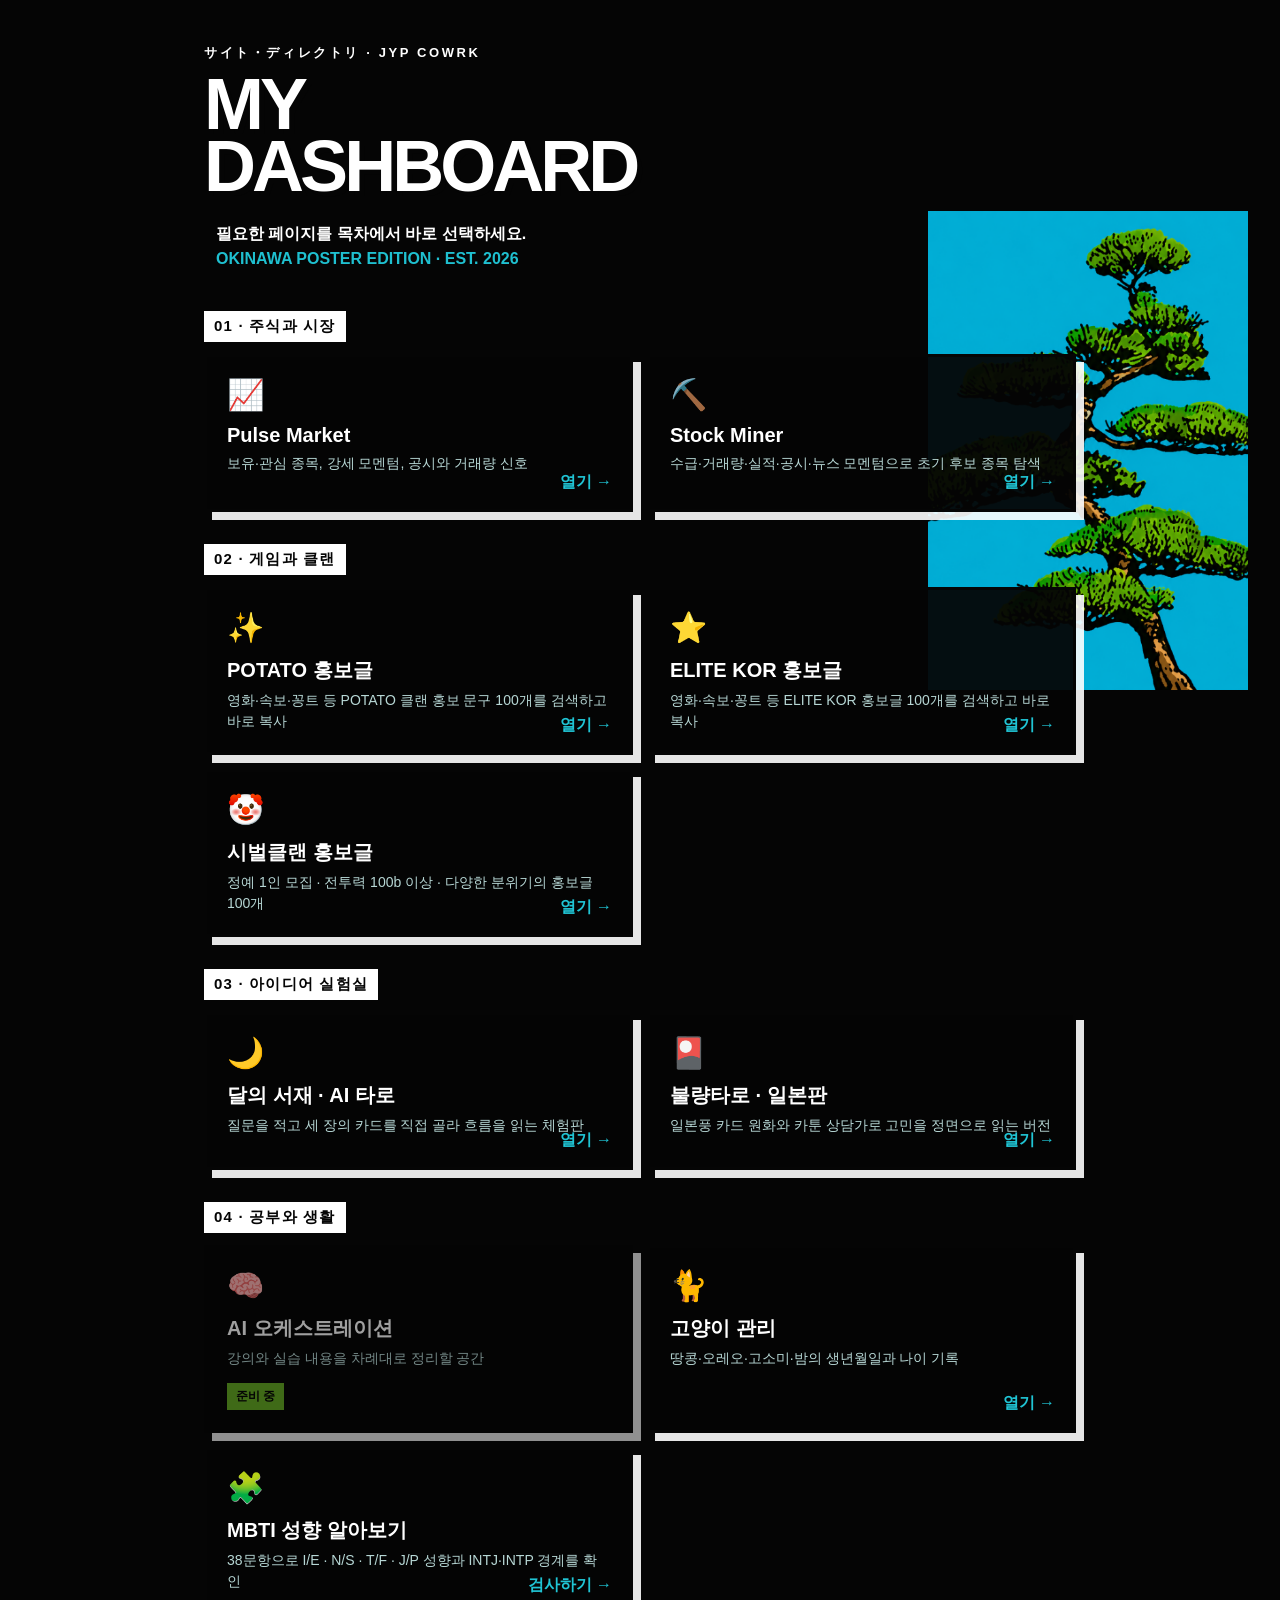
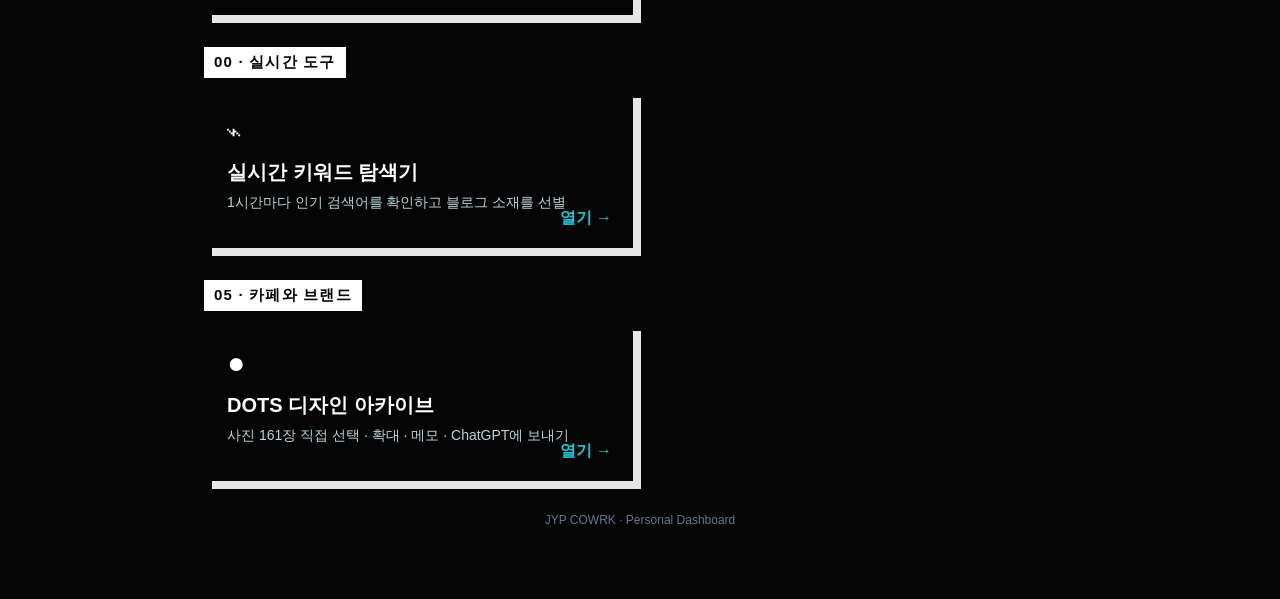
<file: index.html>
<!doctype html>
<html lang="ko">
<head>
<meta charset="utf-8">
<meta name="viewport" content="width=device-width, initial-scale=1">
<title>JYP COWRK 대시보드</title>
<style>
:root{color-scheme:dark;--bg:#050505;--card:#050505;--line:#22b8c9;--text:#fff;--muted:#b7d7d5;--blue:#19bfd1;--green:#66ad25}
*{box-sizing:border-box}
body{margin:0;color:var(--text);font-family:-apple-system,BlinkMacSystemFont,"Segoe UI",Roboto,"Noto Sans KR",sans-serif;min-height:100vh;background:#050505}
body:before{content:"";position:fixed;inset:0;pointer-events:none;z-index:-2;background:#050505}
body:after{content:"";position:fixed;right:2.5%;top:6%;bottom:6%;width:min(25vw,390px);z-index:-1;pointer-events:none;background:#050505 url("assets/okinawa-poster.png") center/contain no-repeat;border-left:14px solid #050505}
.wrap{max-width:920px;margin:auto;padding:44px 24px 72px;position:relative}
header{margin-bottom:30px}
.eyebrow{color:#fff;font-size:13px;font-weight:900;letter-spacing:.2em}
h1{font-size:clamp(38px,7vw,72px);line-height:.86;margin:12px 0 16px;font-family:Impact,"Arial Black",sans-serif;font-weight:900;letter-spacing:-.055em;text-transform:uppercase;text-shadow:5px 5px 0 #050505}
.lead{display:inline-block;margin:0;color:#fff;background:#050505;padding:8px 12px;line-height:1.55;font-weight:700}
h2{font-size:15px;margin:32px 0 12px;color:#050505;background:#fff;display:table;padding:6px 10px;letter-spacing:.08em}
.grid{display:grid;grid-template-columns:repeat(2,minmax(0,1fr));gap:14px}
.card{display:block;position:relative;min-height:158px;padding:20px;border:3px solid #050505;border-radius:0;background:rgba(5,5,5,.94);box-shadow:8px 8px 0 rgba(255,255,255,.9);color:#fff;text-decoration:none;transition:.18s ease}
.card:hover{transform:translate(-3px,-3px);border-color:#050505;background:#101010;box-shadow:12px 12px 0 #65aa24}
.icon{font-size:30px}.card h3{font-size:20px;margin:12px 0 6px}.card p{margin:0;color:var(--muted);font-size:14px;line-height:1.5}
.go{position:absolute;right:18px;bottom:16px;color:#20c4d4;font-weight:900}.badge{display:inline-block;margin-top:14px;padding:5px 9px;border-radius:0;background:#65aa24;color:#050505;font-size:12px;font-weight:900}
.disabled{opacity:.62;cursor:default}.disabled:hover{transform:none;border-color:var(--line);background:rgba(21,26,36,.92)}
footer{margin-top:32px;color:#68758a;font-size:12px;text-align:center}
@media(max-width:760px){body:after{display:none}.wrap{max-width:none;padding:24px 14px 46px;background:#050505}header{margin-bottom:18px}.eyebrow{font-size:10px;letter-spacing:.13em}h1{font-size:34px;line-height:.9;margin:8px 0 10px;text-shadow:none}.lead{display:block;padding:0;font-size:12px;line-height:1.45}.lead br{display:none}h2{font-size:11px;margin:22px 0 9px;padding:5px 8px}.grid{grid-template-columns:repeat(2,minmax(0,1fr));gap:10px}.card{min-height:122px;padding:13px 12px 28px;border:2px solid #1b1b1b;box-shadow:4px 4px 0 rgba(255,255,255,.88)}.card:hover{transform:none;box-shadow:4px 4px 0 rgba(255,255,255,.88)}.icon{font-size:22px}.card h3{font-size:15px;line-height:1.2;margin:7px 0 5px}.card p{font-size:11px;line-height:1.35;display:-webkit-box;-webkit-line-clamp:2;-webkit-box-orient:vertical;overflow:hidden}.go{right:10px;bottom:8px;font-size:11px}.badge{font-size:10px;margin-top:8px;padding:4px 6px}footer{margin-top:24px;font-size:10px}}
@media(max-width:360px){.grid{grid-template-columns:1fr}.card{min-height:108px}}
</style>
</head>
<body>
<main class="wrap">
<header><div class="eyebrow">サイト・ディレクトリ · JYP COWRK</div><h1>MY<br>DASHBOARD</h1><p class="lead">필요한 페이지를 목차에서 바로 선택하세요.<br><span style="color:#1fc0d0">OKINAWA POSTER EDITION · EST. 2026</span></p></header>
<h2>01 · 주식과 시장</h2>
<section class="grid"><a class="card" href="https://gptjyp-ops.github.io/AI-stock-orchestrator/"><div class="icon">📈</div><h3>Pulse Market</h3><p>보유·관심 종목, 강세 모멘텀, 공시와 거래량 신호</p><span class="go">열기 →</span></a><a class="card" href="stock-miner.html"><div class="icon">⛏️</div><h3>Stock Miner</h3><p>수급·거래량·실적·공시·뉴스 모멘텀으로 초기 후보 종목 탐색</p><span class="go">열기 →</span></a></section>
<h2>02 · 게임과 클랜</h2>
<section class="grid"><a class="card" href="potato.html"><div class="icon">✨</div><h3>POTATO 홍보글</h3><p>영화·속보·꽁트 등 POTATO 클랜 홍보 문구 100개를 검색하고 바로 복사</p><span class="go">열기 →</span></a><a class="card" href="elite.html"><div class="icon">⭐</div><h3>ELITE KOR 홍보글</h3><p>영화·속보·꽁트 등 ELITE KOR 홍보글 100개를 검색하고 바로 복사</p><span class="go">열기 →</span></a><a class="card" href="sibeol.html"><div class="icon">🤡</div><h3>시벌클랜 홍보글</h3><p>정예 1인 모집 · 전투력 100b 이상 · 다양한 분위기의 홍보글 100개</p><span class="go">열기 →</span></a></section>
<h2>03 · 아이디어 실험실</h2>
<section class="grid"><a class="card" href="tarot.html"><div class="icon">🌙</div><h3>달의 서재 · AI 타로</h3><p>질문을 적고 세 장의 카드를 직접 골라 흐름을 읽는 체험판</p><span class="go">열기 →</span></a><a class="card" href="bad-tarot-jp.html"><div class="icon">🎴</div><h3>불량타로 · 일본판</h3><p>일본풍 카드 원화와 카툰 상담가로 고민을 정면으로 읽는 버전</p><span class="go">열기 →</span></a></section>
<h2>04 · 공부와 생활</h2>
<section class="grid"><div class="card disabled"><div class="icon">🧠</div><h3>AI 오케스트레이션</h3><p>강의와 실습 내용을 차례대로 정리할 공간</p><span class="badge">준비 중</span></div><a class="card" href="cats.html"><div class="icon">🐈</div><h3>고양이 관리</h3><p>땅콩·오레오·고소미·밤의 생년월일과 나이 기록</p><span class="go">열기 →</span></a><a class="card" href="mbti.html"><div class="icon">🧩</div><h3>MBTI 성향 알아보기</h3><p>38문항으로 I/E · N/S · T/F · J/P 성향과 INTJ·INTP 경계를 확인</p><span class="go">검사하기 →</span></a></section>
<h2>00 · 실시간 도구</h2>
<section class="grid"><a class="card" href="realtime.html"><div class="icon">⌁</div><h3>실시간 키워드 탐색기</h3><p>1시간마다 인기 검색어를 확인하고 블로그 소재를 선별</p><span class="go">열기 →</span></a></section>
<h2>05 · 카페와 브랜드</h2>
<section class="grid"><a class="card" href="dots.html"><div class="icon">●</div><h3>DOTS 디자인 아카이브</h3><p>사진 161장 직접 선택 · 확대 · 메모 · ChatGPT에 보내기</p><span class="go">열기 →</span></a></section>
<footer>JYP COWRK · Personal Dashboard</footer>
</main>
</body>
</html>
</file>
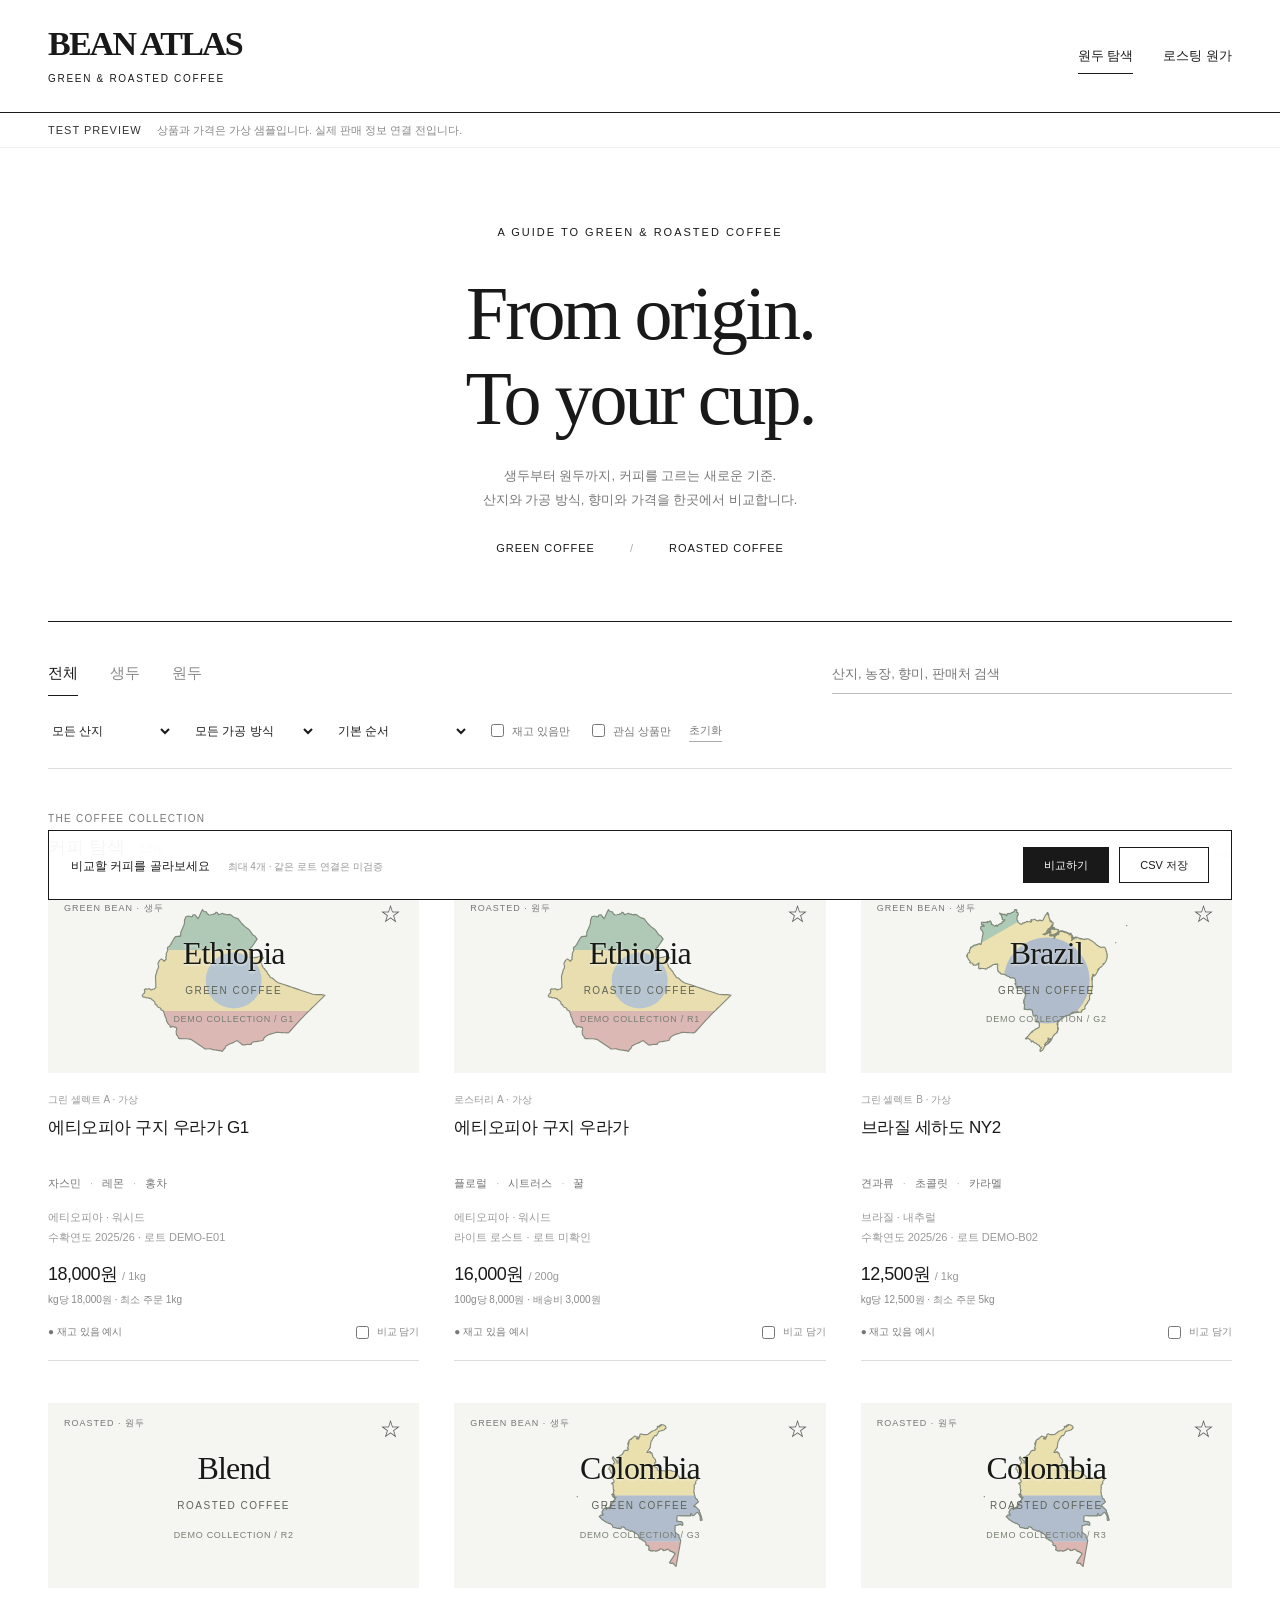
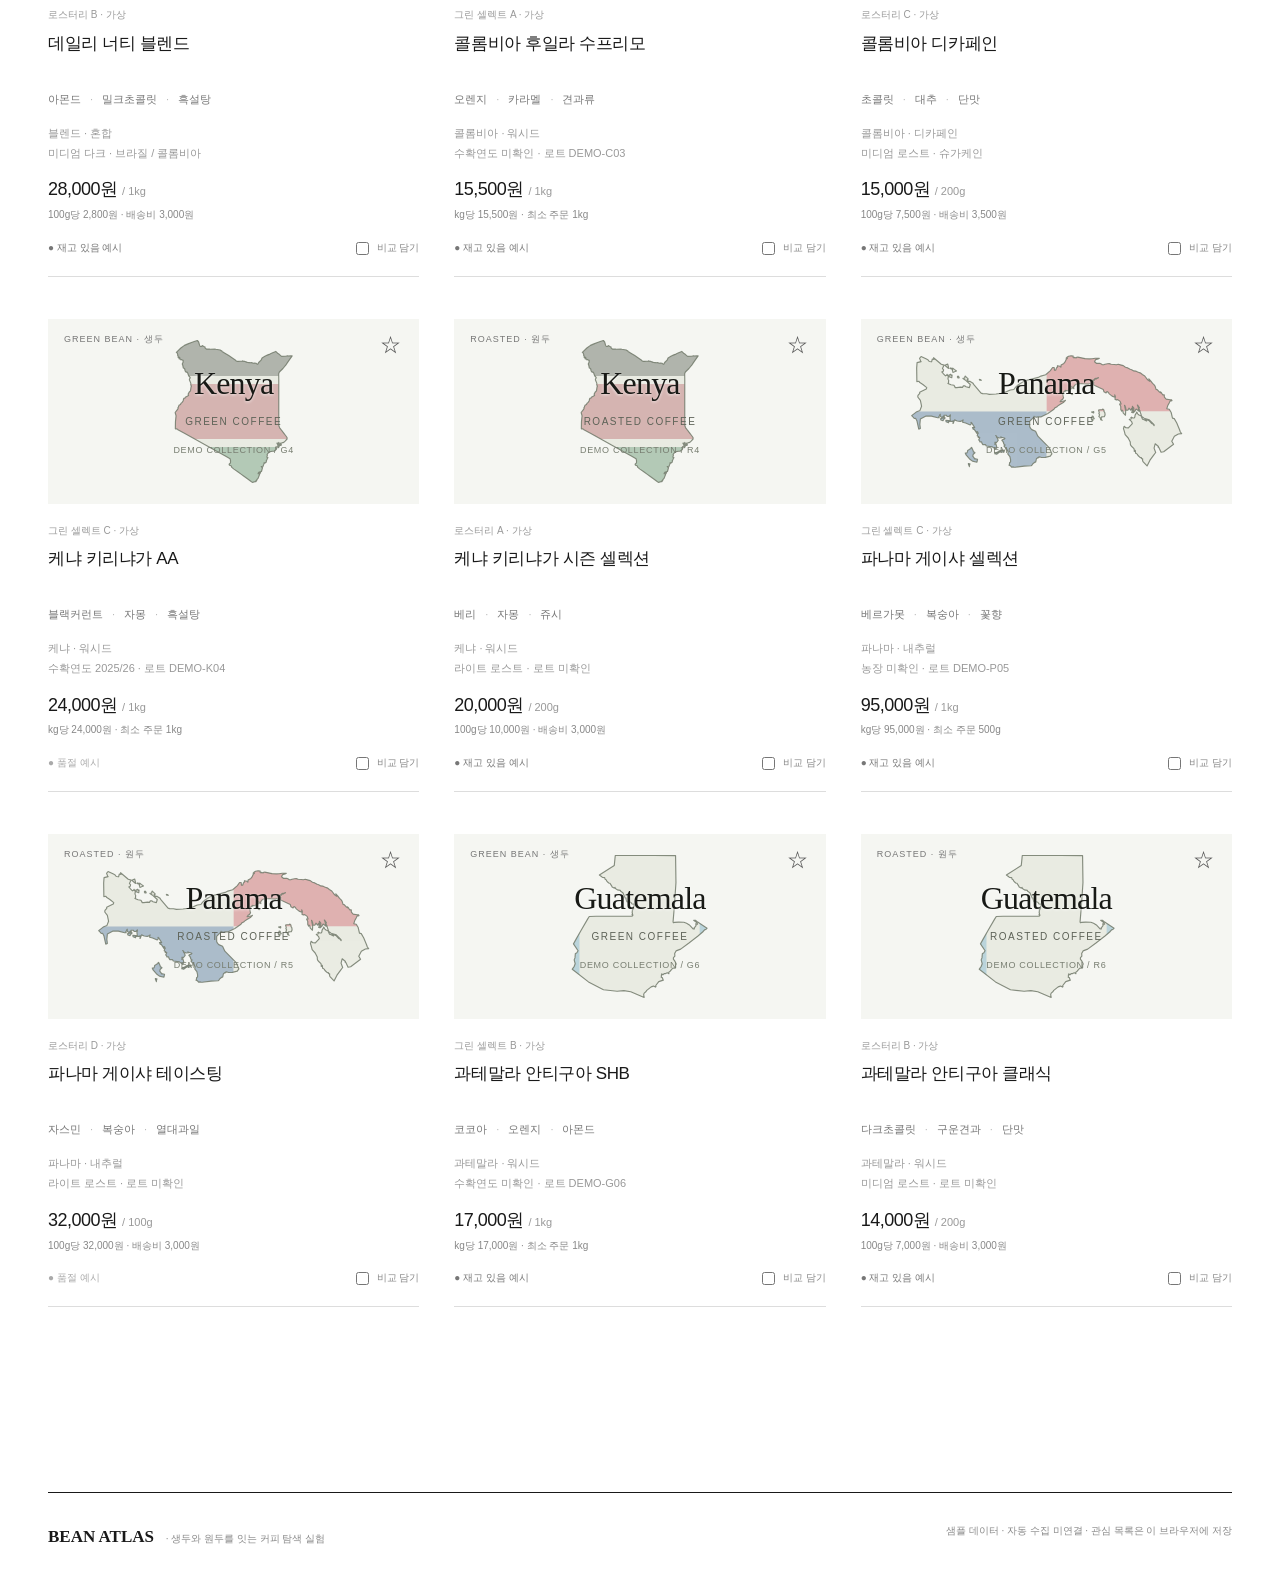
<file: coffee-market/index.html>
<!doctype html>
<html lang="ko"><head><meta charset="utf-8"><meta name="viewport" content="width=device-width, initial-scale=1"><meta name="theme-color" content="#234f40"><title>BEAN ATLAS · 생두부터 원두까지</title><style>
:root{--ink:#191919;--green:#191919;--muted:#777;--line:#ddd;--paper:#fff}*{box-sizing:border-box}body{margin:0;background:#fff;color:#191919;font:14px/1.65 Arial,'Noto Sans KR',sans-serif}button,input,select{font:inherit;color:inherit}button{cursor:pointer}a{color:inherit}.wrap{max-width:1440px;margin:auto;padding:0 48px}header{border-bottom:1px solid #191919}.top{min-height:112px;display:flex;align-items:center;justify-content:space-between;gap:30px}.brand{font-family:Georgia,'Times New Roman',serif;font-weight:700;font-size:34px;letter-spacing:-1.8px;line-height:1}.brand small{display:block;font:10px/1.5 Arial,sans-serif;letter-spacing:1.7px;margin-top:10px;text-transform:uppercase}.mark{display:none}.nav{display:flex;gap:30px}.nav button{background:none;border:0;border-bottom:1px solid transparent;padding:7px 0;font-size:13px}.nav .on{border-bottom-color:#191919}.notice{border-bottom:1px solid #eee;font-size:11px;color:#888;padding:8px 0}.notice b{font-weight:400;color:#333;letter-spacing:1px;margin-right:12px}.hero{padding:75px 0 64px;display:block;border-bottom:1px solid #191919;text-align:center}.eyebrow{font-size:11px;letter-spacing:2px}h1{font-family:Georgia,'Times New Roman',serif;font-weight:400;font-size:76px;letter-spacing:-3px;line-height:1.12;margin:30px 0 22px}h1 em{font-style:normal}p{color:#777;margin:8px 0}.hero p{font-size:13px;line-height:1.9}.hero-art,.stats,.discovery{display:none}.collection-nav{display:flex;justify-content:center;gap:35px;margin:26px 0 0;font-size:11px;letter-spacing:1px}.collection-nav span{color:#aaa}.panel{margin:0;background:white;padding:30px 0 25px;border-bottom:1px solid #ddd}.toolbar{display:flex;align-items:center;justify-content:space-between;gap:40px}.tabs{display:flex;gap:32px}.tabs button{background:none;border:0;border-bottom:1px solid transparent;padding:9px 0;font-size:15px;color:#888}.tabs button.active{color:#191919;border-color:#191919}.search{max-width:400px;flex:1}.search input{width:100%;padding:9px 0;border:0;border-bottom:1px solid #bbb;font-size:13px;border-radius:0;background:white}input,select{border:1px solid #ccc;border-radius:0;background:white;padding:9px 11px}input:focus,select:focus,button:focus-visible,a:focus-visible{outline:2px solid #555;outline-offset:3px}.filters{display:flex;align-items:center;gap:18px;flex-wrap:wrap;margin-top:23px}.filters select{border:0;background:white;padding:4px 20px 4px 0;font-size:12px;min-width:125px}.check{display:flex;gap:5px;align-items:center;font-size:11px;color:#777}input[type=checkbox]{accent-color:#222}.outline{background:none;border:0;border-bottom:1px solid #aaa;font-size:11px;padding:2px 0;color:#777}.result-head{display:flex;align-items:end;justify-content:space-between;margin:42px 0 25px;gap:25px}.catalog-label{font-size:10px;letter-spacing:1.3px;color:#777;margin-bottom:6px}.result-head h2{font-size:18px;font-weight:400;margin:0}.result-head h2 span{color:#999;font-size:12px;margin-left:9px}.result-head>span{font-size:10px;color:#999}.grid{display:grid;grid-template-columns:repeat(3,minmax(0,1fr));column-gap:35px;row-gap:42px}.card{min-width:0;border-bottom:1px solid #ddd}.swatch{height:185px;position:relative;background:#f5f5f2;display:flex;align-items:center;justify-content:center;overflow:hidden}.type{position:absolute;left:16px;top:13px;font-size:9px;letter-spacing:1px;color:#777}.star{position:absolute;right:12px;top:8px;background:none;border:0;font-size:21px;color:#555;z-index:2}.origin-display{text-align:center;padding:22px}.origin-display strong{display:block;font:32px/1.2 Georgia,serif;font-weight:400;letter-spacing:-.8px}.origin-display span{display:block;margin-top:11px;font-size:10px;letter-spacing:1.5px;color:#888}.origin-display small{display:block;font-size:9px;color:#aaa;letter-spacing:.7px;margin-top:13px}.body{padding:19px 0 18px}.seller{font-size:10px;color:#999}.card h3{font-weight:400;font-size:17px;line-height:1.5;letter-spacing:-.4px;margin:7px 0 8px;min-height:51px}.tags{display:flex;gap:9px;flex-wrap:wrap;min-height:22px}.tag{font-size:11px;color:#777}.tag+.tag:before{content:'·';margin-right:9px;color:#bbb}.meta{font-size:11px;color:#999;margin:12px 0;line-height:1.8}.price{font-size:18px;font-weight:400;letter-spacing:-.5px}.price small{font-size:11px;color:#999;letter-spacing:0}.unit{font-size:10px;color:#888;margin-top:2px}.card-foot{display:flex;align-items:center;justify-content:space-between;margin-top:15px;font-size:10px;color:#888}.card-foot label{display:flex;align-items:center;gap:5px}.stock{color:#777}.out{color:#aaa}.empty{grid-column:1/-1;padding:90px 0;text-align:center;color:#888}.comparebar{position:sticky;bottom:0;margin-top:40px;border:1px solid #191919;background:#fffffff5;padding:16px 22px;display:flex;align-items:center;justify-content:space-between;gap:15px;z-index:3}.comparebar b{font-size:12px;font-weight:400}.comparebar small{font-size:10px;color:#999;margin-left:14px}.comparebar button{background:white;border:1px solid #191919;padding:8px 20px;font-size:11px;margin-left:6px}.comparebar button:first-child{background:#191919;color:white}.section-title{font-family:Arial,sans-serif;font-size:32px;letter-spacing:-1px;margin-top:55px}.calc-layout{display:grid;grid-template-columns:1fr 1fr;gap:55px;margin-top:30px}.fields{display:grid;grid-template-columns:1fr 1fr;gap:23px;border:0;padding-top:0}.fields label{display:flex;flex-direction:column;gap:9px;font-size:12px}.calc-result{background:#f6f6f3;padding:30px}.calc-result p{font-size:12px}.calc-result strong{font-size:35px;font-weight:400}.calc-result dl{font-size:12px}.calc-result dl div{display:flex;justify-content:space-between;border-top:1px solid #ddd;padding:12px 0}.calc-result dd{margin:0}.hint{font-size:11px;color:#888}.tablewrap{overflow:auto}table{width:100%;border-collapse:collapse;min-width:650px;font-size:12px}th,td{padding:16px;text-align:left;border-bottom:1px solid #ddd;vertical-align:top}th{font-weight:400;background:#f7f7f4}footer{border-top:1px solid #191919;margin-top:75px;padding:30px 0 45px;font-size:10px;color:#888}.footerrow{display:flex;justify-content:space-between;gap:20px}.footerrow b{font-family:Georgia,serif;font-size:17px;color:#191919;margin-right:9px}.hidden{display:none!important}.toast{position:fixed;left:50%;bottom:80px;transform:translateX(-50%);background:#222;color:white;padding:12px 22px;font-size:12px;z-index:10}dialog{border:1px solid #222;width:95%;max-width:1050px;padding:26px}dialog::backdrop{background:#0006}.dialog-head{display:flex;align-items:center;justify-content:space-between}.dialog-head h2{font-size:21px;font-weight:400}.dialog-head button{border:0;background:none;font-size:12px;text-decoration:underline}
@media(max-width:950px){.wrap{padding:0 28px}.grid{gap:28px}.brand{font-size:29px}.nav{gap:20px}h1{font-size:62px}.calc-layout{gap:25px}}
@media(max-width:650px){.wrap{padding:0 20px}.top{min-height:100px;gap:15px;align-items:center}.brand{font-size:25px;letter-spacing:-1.2px}.brand small{font-size:8px;letter-spacing:.8px}.nav{gap:13px}.nav button{font-size:10px}.notice{font-size:9px;line-height:1.8}.notice b{font-size:8px}.hero{padding:50px 0 40px}h1{font-size:48px;letter-spacing:-2px;margin:23px 0 20px}.eyebrow{font-size:9px;letter-spacing:1.3px}.hero p{font-size:11px}.collection-nav{gap:22px;font-size:9px;margin-top:22px}.toolbar{gap:20px;flex-direction:column;align-items:stretch}.tabs{gap:28px}.tabs button{font-size:14px}.search{max-width:none}.search input{font-size:12px}.panel{padding:20px 0}.filters{gap:12px;margin-top:18px}.filters select{font-size:11px;min-width:0;flex:1}.check{font-size:10px}.result-head{margin:28px 0 20px;gap:15px}.result-head h2{font-size:17px}.catalog-label{font-size:8px}.result-head>span{font-size:8px;max-width:135px;text-align:right}.grid{grid-template-columns:repeat(2,minmax(0,1fr));column-gap:16px;row-gap:25px}.swatch{height:150px}.type{font-size:7px;left:9px;top:10px;letter-spacing:0}.star{font-size:18px;right:5px;top:3px}.origin-display{padding:20px 5px}.origin-display strong{font-size:23px;letter-spacing:-.6px}.origin-display span{font-size:8px;letter-spacing:.5px}.origin-display small{font-size:7px}.body{padding:13px 0}.card h3{font-size:14px;min-height:43px}.seller{font-size:9px}.tag{font-size:9px}.tags{gap:5px;min-height:36px}.tag+.tag:before{margin-right:5px}.meta{font-size:9px}.price{font-size:16px}.price small{font-size:9px}.unit{font-size:9px;min-height:30px}.card-foot{font-size:9px;flex-wrap:wrap;gap:5px}.comparebar{padding:12px;gap:8px;margin-top:25px}.comparebar small{display:none}.comparebar b{font-size:10px}.comparebar button{padding:7px 10px;font-size:9px;margin-left:3px}.calc-layout{grid-template-columns:1fr;gap:10px}.fields{gap:16px}.fields label{font-size:11px}.fields input{width:100%}.section-title{font-size:27px}.footerrow{flex-direction:column;gap:12px}footer{margin-top:45px}.hint{font-size:10px}}

.origin-map{position:absolute;inset:0;width:100%;height:100%;fill:none;stroke:none;pointer-events:none}.origin-display{position:relative;z-index:1}.origin-display strong{color:#181a16;text-shadow:0 1px 3px #ffffffb0}.origin-display span{color:#5d6257}.origin-display small{color:#777d70}.swatch:has(.origin-map){background:#f5f6f2}
</style></head><body>
<header><div class="wrap top"><div class="brand"><i class="mark" aria-hidden="true"></i>BEAN ATLAS <small>GREEN &amp; ROASTED COFFEE</small></div><nav class="nav" aria-label="주 메뉴"><button id="exploreNav" class="on">원두 탐색</button><button id="calcNav">로스팅 원가</button></nav></div></header>
<div class="notice"><div class="wrap"><b>TEST PREVIEW</b> 상품과 가격은 가상 샘플입니다. 실제 판매 정보 연결 전입니다.</div></div>
<main class="wrap"><section id="explore"><div class="hero"><div class="eyebrow">A GUIDE TO GREEN &amp; ROASTED COFFEE</div><h1>From origin.<br>To your cup.</h1><p>생두부터 원두까지, 커피를 고르는 새로운 기준.<br>산지와 가공 방식, 향미와 가격을 한곳에서 비교합니다.</p><div class="collection-nav">GREEN COFFEE <span>/</span> ROASTED COFFEE</div></div>
<div class="panel"><div class="toolbar"><div class="tabs" role="group" aria-label="상품 종류"><button data-type="all" class="active">전체</button><button data-type="green">생두</button><button data-type="roasted">원두</button></div><div class="search"><input id="search" aria-label="커피 검색" placeholder="산지, 농장, 향미, 판매처 검색"></div></div><div class="filters"><select id="country" aria-label="산지"><option value="">모든 산지</option></select><select id="process" aria-label="가공 방식"><option value="">모든 가공 방식</option></select><select id="sort" aria-label="정렬"><option value="default">기본 순서</option><option value="low">단위 가격 낮은 순</option><option value="high">단위 가격 높은 순</option></select><label class="check"><input type="checkbox" id="available">재고 있음만</label><label class="check"><input type="checkbox" id="favorites">관심 상품만</label><button class="outline" id="reset">초기화</button></div></div>
<div class="result-head"><div><div class="catalog-label">THE COFFEE COLLECTION</div><h2>커피 탐색 <span id="resultCount" aria-live="polite"></span></h2></div><span>생두 kg당 · 원두 100g당 / 전체는 종류별 정렬</span></div><div id="grid" class="grid"></div><div class="comparebar"><div><b id="selectedCount">비교할 커피를 골라보세요</b> <small>최대 4개 · 같은 로트 연결은 미검증</small></div><div><button id="compare">비교하기</button> <button id="csv">CSV 저장</button></div></div>
</section><section id="calculator" class="hidden"><h1 class="section-title">로스팅 원가 계산</h1><p>생두 구매 비용과 감량률로 판매 중량별 예상 원가를 계산해보세요.</p><div class="calc-layout"><div class="panel fields"><label>생두 가격 (원 / kg)<input id="beanPrice" type="number" min="0" step="100" value="18000"></label><label>로스팅 감량률 (%)<input id="loss" type="number" min="0" max="60" step="0.1" value="15"></label><label>판매 중량 (g)<input id="weight" type="number" min="1" step="1" value="200"></label><label>포장비 (원 / 봉)<input id="pack" type="number" min="0" step="10" value="500"></label><label>기타 비용 (원 / 봉)<input id="other" type="number" min="0" step="10" value="0"></label><label>예상 판매가 (원 / 봉)<input id="sell" type="number" min="0" step="100" value="14000"></label></div><div class="calc-result" aria-live="polite"><p>한 봉당 예상 원가</p><strong id="cost"></strong><dl id="breakdown"></dl></div></div><p class="hint">직접 입력한 가정에 따른 추정치입니다. 기타 비용에 입력하지 않은 인건비·에너지·수수료·배송비·세금 등은 포함되지 않습니다. 차액은 순이익이 아닙니다.</p></section>
<footer><div class="footerrow"><div><b>BEAN ATLAS</b> · 생두와 원두를 잇는 커피 탐색 실험</div><div>샘플 데이터 · 자동 수집 미연결 · 관심 목록은 이 브라우저에 저장</div></div></footer></main>
<dialog id="comparison"><div class="dialog-head"><h2>커피 비교</h2><button id="closeDialog">닫기</button></div><p class="hint">모든 값은 가상 예시입니다. 같은 산지라도 동일 로트라는 뜻은 아닙니다.</p><div class="tablewrap" id="comparisonTable"></div></dialog><div id="toast" class="toast hidden" role="status"></div>
<script>
'use strict';
const products=[
{id:'g1',type:'green',name:'에티오피아 구지 우라가 G1',seller:'그린 셀렉트 A · 가상',country:'에티오피아',process:'워시드',notes:['자스민','레몬','홍차'],price:18000,grams:1000,min:'최소 주문 1kg',detail:'수확연도 2025/26 · 로트 DEMO-E01',stock:true},
{id:'r1',type:'roasted',name:'에티오피아 구지 우라가',seller:'로스터리 A · 가상',country:'에티오피아',process:'워시드',notes:['플로럴','시트러스','꿀'],price:16000,grams:200,min:'배송비 3,000원',detail:'라이트 로스트 · 로트 미확인',stock:true},
{id:'g2',type:'green',name:'브라질 세하도 NY2',seller:'그린 셀렉트 B · 가상',country:'브라질',process:'내추럴',notes:['견과류','초콜릿','카라멜'],price:12500,grams:1000,min:'최소 주문 5kg',detail:'수확연도 2025/26 · 로트 DEMO-B02',stock:true},
{id:'r2',type:'roasted',name:'데일리 너티 블렌드',seller:'로스터리 B · 가상',country:'블렌드',process:'혼합',notes:['아몬드','밀크초콜릿','흑설탕'],price:28000,grams:1000,min:'배송비 3,000원',detail:'미디엄 다크 · 브라질 / 콜롬비아',stock:true},
{id:'g3',type:'green',name:'콜롬비아 후일라 수프리모',seller:'그린 셀렉트 A · 가상',country:'콜롬비아',process:'워시드',notes:['오렌지','카라멜','견과류'],price:15500,grams:1000,min:'최소 주문 1kg',detail:'수확연도 미확인 · 로트 DEMO-C03',stock:true},
{id:'r3',type:'roasted',name:'콜롬비아 디카페인',seller:'로스터리 C · 가상',country:'콜롬비아',process:'디카페인',notes:['초콜릿','대추','단맛'],price:15000,grams:200,min:'배송비 3,500원',detail:'미디엄 로스트 · 슈가케인',stock:true},
{id:'g4',type:'green',name:'케냐 키리냐가 AA',seller:'그린 셀렉트 C · 가상',country:'케냐',process:'워시드',notes:['블랙커런트','자몽','흑설탕'],price:24000,grams:1000,min:'최소 주문 1kg',detail:'수확연도 2025/26 · 로트 DEMO-K04',stock:false},
{id:'r4',type:'roasted',name:'케냐 키리냐가 시즌 셀렉션',seller:'로스터리 A · 가상',country:'케냐',process:'워시드',notes:['베리','자몽','쥬시'],price:20000,grams:200,min:'배송비 3,000원',detail:'라이트 로스트 · 로트 미확인',stock:true},
{id:'g5',type:'green',name:'파나마 게이샤 셀렉션',seller:'그린 셀렉트 C · 가상',country:'파나마',process:'내추럴',notes:['베르가못','복숭아','꽃향'],price:95000,grams:1000,min:'최소 주문 500g',detail:'농장 미확인 · 로트 DEMO-P05',stock:true},
{id:'r5',type:'roasted',name:'파나마 게이샤 테이스팅',seller:'로스터리 D · 가상',country:'파나마',process:'내추럴',notes:['자스민','복숭아','열대과일'],price:32000,grams:100,min:'배송비 3,000원',detail:'라이트 로스트 · 로트 미확인',stock:false},
{id:'g6',type:'green',name:'과테말라 안티구아 SHB',seller:'그린 셀렉트 B · 가상',country:'과테말라',process:'워시드',notes:['코코아','오렌지','아몬드'],price:17000,grams:1000,min:'최소 주문 1kg',detail:'수확연도 미확인 · 로트 DEMO-G06',stock:true},
{id:'r6',type:'roasted',name:'과테말라 안티구아 클래식',seller:'로스터리 B · 가상',country:'과테말라',process:'워시드',notes:['다크초콜릿','구운견과','단맛'],price:14000,grams:200,min:'배송비 3,000원',detail:'미디엄 로스트 · 로트 미확인',stock:true}
];
const $=id=>document.getElementById(id),money=n=>Math.round(n).toLocaleString('ko-KR')+'원',unit=p=>p.price/p.grams*(p.type==='green'?1000:100);let type='all',selected=new Set(),favorites=new Set();try{const saved=JSON.parse(localStorage.getItem('bean-atlas-favorites')||'[]');if(Array.isArray(saved))favorites=new Set(saved.filter(id=>products.some(p=>p.id===id)));}catch{}
function toast(message){$('toast').textContent=message;$('toast').classList.remove('hidden');clearTimeout(toast.timer);toast.timer=setTimeout(()=>$('toast').classList.add('hidden'),2400)}
for(const [id,key]of [['country','country'],['process','process']]){[...new Set(products.map(p=>p[key]))].sort((a,b)=>a.localeCompare(b,'ko')).forEach(value=>{const opt=document.createElement('option');opt.value=opt.textContent=value;$(id).append(opt)})}
function filtered(){const q=$('search').value.trim().toLowerCase();let list=products.filter(p=>(type==='all'||p.type===type)&&(!$('country').value||p.country===$('country').value)&&(!$('process').value||p.process===$('process').value)&&(!$('available').checked||p.stock)&&(!$('favorites').checked||favorites.has(p.id))&&(!q||[p.name,p.seller,p.country,p.process,...p.notes].join(' ').toLowerCase().includes(q)));if($('sort').value!=='default'){const sign=$('sort').value==='low'?1:-1;list.sort((a,b)=>a.type.localeCompare(b.type)||sign*(unit(a)-unit(b)))}return list}
function palette(p){return ['#f5f5f2','#222']}
// Country geometry: Natural Earth via datasets/geo-countries (public domain).
const countryPaths={"에티오피아":"M101.8,88.5L103.7,81.5L104.7,80.2L104.7,79.7L104.9,79.0L104.3,75.2L105.9,72.4L107.8,70.9L109.6,72.2L110.2,72.7L110.3,73.4L110.7,72.7L111.2,72.7L111.4,72.2L112.4,71.3L112.6,70.4L112.1,69.8L112.8,66.8L112.5,66.0L114.1,62.1L113.8,60.8L113.8,59.8L114.3,59.0L115.8,58.3L116.2,57.5L116.4,57.2L117.2,56.4L117.6,55.0L118.1,54.7L118.3,54.0L120.8,49.7L121.3,49.6L121.5,49.3L121.6,48.8L122.1,48.6L126.0,48.1L126.3,48.3L126.9,48.1L127.1,46.2L127.0,45.2L127.2,44.7L127.1,44.2L130.2,37.2L130.8,35.0L130.8,33.2L130.8,32.3L132.2,28.7L132.8,28.5L133.6,28.3L134.5,28.1L135.8,28.2L137.1,28.5L137.5,28.9L137.8,28.9L138.3,28.8L138.7,28.5L138.8,27.8L139.1,27.0L140.8,26.7L141.5,26.8L142.4,27.8L142.5,28.3L143.2,29.0L143.4,29.6L143.8,29.8L144.0,30.1L144.2,30.8L145.0,29.7L147.3,24.4L148.8,21.5L149.2,22.2L149.4,22.3L149.4,22.6L149.6,22.7L149.8,23.0L151.3,23.8L152.5,23.7L152.9,24.1L153.0,24.7L153.4,24.9L153.7,25.8L154.7,26.5L155.0,26.9L155.3,27.0L157.3,26.8L158.5,26.5L159.2,26.4L160.7,25.9L161.9,25.2L162.1,24.5L162.3,24.2L163.2,24.4L163.9,25.0L164.7,26.8L165.4,26.2L166.6,26.2L168.3,25.4L168.9,25.3L169.4,25.8L170.4,26.1L171.5,26.0L172.9,26.8L173.5,26.9L174.4,26.6L175.4,26.4L177.3,26.9L179.5,28.8L181.9,29.9L184.6,30.9L188.1,35.5L191.0,38.4L195.3,41.5L196.6,43.2L199.1,46.8L201.1,47.9L203.5,51.2L200.7,55.2L200.2,56.0L198.5,58.5L197.8,59.4L197.3,59.6L196.7,60.1L196.1,61.6L196.1,64.8L196.1,69.1L196.1,69.6L197.9,70.1L198.1,70.3L198.3,70.1L199.7,69.6L201.3,69.6L202.2,69.3L202.6,69.3L203.5,69.3L204.7,68.7L206.4,68.3L207.8,68.6L208.6,69.5L209.5,69.7L210.0,69.3L209.9,70.2L209.1,70.8L208.7,71.4L208.0,72.2L207.6,73.2L207.2,73.8L206.8,74.2L208.0,75.9L208.5,77.6L209.4,79.6L211.1,81.0L211.6,82.4L212.9,83.0L214.0,85.6L214.7,86.5L215.1,86.9L215.5,87.3L216.0,88.2L216.2,89.1L218.0,90.0L218.7,90.0L222.3,93.3L224.6,94.7L227.8,95.8L231.1,96.8L234.3,97.9L237.5,99.0L240.8,100.1L243.9,101.1L247.0,102.2L250.1,103.2L253.2,104.2L256.2,105.3L259.1,106.2L262.6,106.6L268.0,106.6L271.4,107.2L269.6,108.9L267.9,110.7L266.6,111.9L264.9,113.6L263.1,115.3L261.3,117.1L259.5,118.8L257.7,120.5L256.0,122.3L254.6,123.6L253.5,124.7L251.5,126.7L249.3,129.1L247.0,131.4L243.1,135.7L240.5,138.6L236.5,143.0L234.8,144.8L233.2,144.9L231.3,144.8L230.0,144.7L228.1,144.6L226.2,144.5L224.3,144.4L222.5,144.4L219.9,145.2L216.7,146.1L212.5,148.1L210.5,149.8L210.0,151.3L209.5,152.1L207.6,152.7L202.5,153.6L200.1,153.7L198.1,155.1L197.8,155.9L197.4,156.4L195.8,156.4L194.5,156.5L193.8,156.3L191.9,156.8L188.6,156.8L186.7,155.1L185.6,154.4L185.0,153.8L183.7,152.6L180.6,154.0L178.9,154.9L176.6,155.7L176.5,155.7L176.4,155.8L174.6,156.7L172.3,158.1L171.5,160.0L169.5,162.0L168.7,163.5L168.0,163.2L167.5,162.8L166.0,162.4L165.3,162.7L163.2,162.1L162.3,162.1L161.7,162.0L159.9,161.9L158.3,161.3L158.0,161.1L157.2,161.1L157.0,161.0L156.6,161.0L156.4,160.7L156.0,160.5L156.0,160.8L153.4,161.0L151.3,161.0L150.5,160.6L149.8,159.7L148.0,158.5L144.5,156.2L140.9,153.8L138.9,152.6L138.8,152.5L138.6,152.0L138.2,152.0L137.3,151.4L133.4,150.8L133.1,150.7L128.8,150.7L128.3,150.6L126.0,150.6L125.4,150.4L124.6,149.7L124.6,149.0L122.8,146.7L122.4,143.0L123.1,141.9L122.7,140.9L123.1,139.9L121.5,139.0L120.8,139.1L119.7,138.7L118.9,138.4L118.2,138.6L117.1,139.4L116.3,138.5L116.3,138.1L116.5,137.6L114.9,136.4L114.1,135.1L112.9,133.0L112.9,132.6L112.7,132.1L112.7,131.6L112.7,130.6L112.1,129.9L111.3,128.3L111.1,127.0L110.4,125.2L109.9,123.4L109.6,123.0L108.5,122.2L107.5,122.1L107.3,121.5L107.2,121.2L107.3,120.9L107.1,120.3L104.5,119.3L104.3,119.0L103.6,118.4L103.4,118.2L103.3,117.4L103.0,116.8L102.3,116.8L101.3,115.9L101.2,114.2L99.1,112.1L98.6,112.0L97.5,110.8L96.6,110.4L95.4,110.4L95.0,110.0L94.6,109.7L93.5,109.8L92.9,110.0L91.9,109.4L91.2,109.2L90.3,109.1L90.0,109.2L89.3,109.0L89.2,108.7L88.6,107.6L88.8,107.3L89.0,107.0L89.2,106.4L90.1,105.4L90.5,105.2L91.0,104.8L90.8,104.4L90.8,104.0L91.0,103.7L91.2,103.4L90.9,103.1L90.7,102.8L90.8,102.3L90.7,102.1L90.8,101.9L90.8,101.6L91.3,101.3L91.6,100.9L93.2,101.1L93.6,101.0L94.7,100.8L94.9,100.7L95.5,101.0L96.0,100.8L96.9,101.6L97.9,102.0L98.6,101.4L99.4,101.3L100.6,101.0L102.2,99.4L102.1,95.2L101.8,88.5Z","케냐":"M148.0,27.5L148.5,26.6L150.2,27.5L151.4,28.1L151.4,28.9L152.3,29.8L153.0,30.1L155.8,30.0L156.4,30.2L161.5,30.1L161.9,30.3L166.6,31.0L167.6,31.7L168.1,31.7L168.3,32.3L168.5,32.4L170.8,33.9L175.1,36.6L179.4,39.4L181.6,40.9L182.3,41.8L183.3,42.3L185.8,42.3L188.9,42.1L188.9,41.7L189.4,42.0L189.6,42.3L190.1,42.4L190.4,42.4L191.3,42.4L191.7,42.6L193.6,43.4L195.7,43.6L196.4,43.7L197.6,43.6L200.0,44.3L200.9,44.0L202.6,44.4L203.3,45.0L204.1,45.3L205.0,43.5L207.4,41.2L208.4,38.9L211.2,37.3L213.3,36.2L213.5,36.1L213.6,36.1L216.3,35.1L218.4,34.1L222.1,32.4L223.6,33.8L224.3,34.6L225.6,35.3L227.9,37.4L231.8,37.3L234.1,36.8L234.9,37.0L236.5,36.9L238.5,36.9L234.8,42.2L232.1,46.1L229.3,49.5L225.7,53.0L225.0,54.7L225.1,59.7L225.1,64.3L225.1,69.6L225.1,75.0L225.1,78.7L225.1,84.2L225.1,89.7L225.1,95.2L225.1,98.3L225.2,103.1L225.2,106.8L226.0,108.8L227.4,110.7L229.7,113.6L231.9,116.5L233.4,118.5L233.4,120.0L231.7,121.9L230.5,123.1L229.4,123.7L228.7,123.6L228.4,123.9L227.3,124.1L226.7,124.5L225.9,125.0L225.4,124.8L225.2,124.3L225.3,123.5L225.1,123.4L224.5,125.3L223.8,124.1L223.3,124.1L223.4,124.7L224.0,124.8L223.9,125.2L224.0,125.5L224.2,126.6L224.6,127.6L225.1,127.7L225.1,128.5L224.3,128.8L224.4,128.4L224.0,127.8L223.8,127.7L223.2,128.0L222.2,128.5L222.3,128.8L222.5,129.0L222.9,129.7L222.4,130.6L220.4,132.3L219.0,132.2L216.6,132.6L215.2,133.4L214.2,134.4L213.4,135.8L213.7,136.3L213.3,137.6L213.5,138.7L214.3,138.6L213.7,139.4L213.2,140.8L212.6,141.9L212.7,142.9L212.2,143.5L210.9,144.3L210.6,144.3L210.5,143.6L210.4,144.1L210.3,144.7L210.1,145.3L209.3,147.5L208.8,148.1L208.2,147.7L207.8,147.5L207.6,147.6L208.1,147.9L208.2,148.4L208.9,148.5L207.8,152.5L206.7,152.7L206.3,152.5L206.5,152.9L207.0,153.1L206.8,153.8L206.6,154.2L206.2,154.4L205.9,153.8L205.7,153.5L205.0,153.4L205.7,153.7L205.0,154.1L204.5,154.1L204.5,154.7L205.3,154.5L206.0,155.3L204.3,159.6L203.9,159.8L203.6,160.2L203.4,160.6L202.8,161.9L202.6,161.4L202.3,162.1L202.0,162.0L202.2,162.7L201.0,162.8L200.6,162.7L199.5,163.3L199.1,163.5L197.8,162.7L194.1,160.0L190.3,157.3L187.7,155.4L184.1,152.8L180.3,150.1L178.1,148.4L177.6,146.9L176.8,146.5L175.7,146.3L175.8,145.7L175.4,145.4L175.6,144.9L176.5,144.3L176.8,143.8L176.9,141.8L176.4,139.7L172.1,137.3L162.6,132.0L153.2,126.8L143.8,121.5L137.5,118.0L131.2,114.5L123.8,110.4L123.1,109.8L121.7,109.8L121.8,102.7L122.4,96.8L121.5,93.5L123.7,90.6L124.4,89.7L124.2,88.8L124.7,88.2L125.3,86.3L126.8,85.5L127.4,84.2L128.5,83.4L129.4,82.0L129.9,80.2L130.2,79.3L131.0,79.2L131.4,79.0L131.6,78.3L133.1,77.4L134.9,76.5L134.5,75.0L135.7,72.9L136.4,72.3L136.8,71.9L137.4,67.8L137.8,67.1L137.3,66.4L137.1,65.6L137.2,64.4L135.7,60.8L136.0,59.6L136.6,58.9L136.0,57.9L135.6,57.0L135.2,57.2L134.2,54.5L133.8,53.4L133.2,53.1L133.2,53.0L133.0,53.1L132.7,53.3L132.3,53.1L131.5,52.0L130.9,49.5L129.6,48.9L129.1,46.2L128.7,45.7L128.9,45.0L128.7,44.4L128.9,44.1L129.4,43.5L129.5,41.4L128.7,41.1L127.6,40.6L127.3,40.9L126.6,39.8L126.2,39.8L125.5,39.9L125.7,39.6L125.3,39.2L126.1,38.4L124.9,38.5L124.3,38.1L124.6,37.2L124.1,36.7L124.0,36.2L124.1,35.5L123.8,35.0L123.7,34.2L122.7,33.4L127.2,29.0L130.8,26.4L134.3,24.9L137.8,23.5L141.3,22.2L143.7,21.5L145.0,23.0L145.9,26.2L146.7,27.5L148.0,27.5L148.0,27.5Z M226.3,125.1L227.3,125.1L227.8,126.0L227.3,125.9L227.2,126.3L227.1,126.4L226.8,126.3L226.5,126.2L225.6,126.5L225.3,126.8L225.7,127.1L225.3,127.2L224.9,126.9L225.3,125.8L226.2,125.4L226.3,125.1Z","브라질":"M158.8,150.6L158.9,150.5L159.8,149.8L159.9,149.2L160.3,149.1L160.6,149.0L160.9,148.7L161.1,148.4L161.3,148.2L161.6,147.9L161.7,147.8L161.7,147.7L161.8,147.6L162.0,147.5L162.1,147.2L162.2,147.1L162.3,146.8L162.7,146.6L163.0,146.4L163.1,146.1L163.4,145.5L163.7,145.4L164.4,144.8L164.4,144.5L164.6,144.4L164.8,144.3L164.9,144.3L164.8,144.0L165.2,143.9L165.5,144.0L165.6,144.1L165.7,143.8L165.6,143.6L165.3,143.5L165.6,143.3L165.9,143.1L165.9,143.0L166.0,143.1L166.1,143.1L166.1,143.1L166.2,143.0L166.3,142.9L166.4,142.9L166.5,142.9L166.7,142.6L166.7,142.5L166.9,142.5L167.0,142.3L167.1,142.3L167.3,142.2L167.5,142.1L167.7,142.1L167.8,142.0L168.0,142.1L167.8,141.9L167.9,141.8L168.1,141.8L168.4,141.6L168.5,141.2L168.6,141.2L168.7,140.9L168.8,140.9L168.8,140.9L168.9,141.0L168.9,141.0L169.2,141.0L169.3,140.9L169.3,140.8L169.3,140.8L169.4,140.8L169.5,140.7L169.6,140.6L169.6,140.6L169.7,140.7L170.1,140.6L170.0,140.5L170.3,140.5L170.3,140.6L170.4,140.5L170.5,140.4L170.7,140.5L170.7,140.4L170.8,140.4L170.9,140.3L170.9,140.2L171.0,139.8L171.1,140.0L171.6,139.7L171.7,139.6L171.7,139.7L171.8,139.6L171.9,139.5L172.0,139.5L172.2,139.4L172.2,139.6L172.3,139.4L172.3,139.4L172.4,139.3L172.4,139.1L172.5,139.0L172.7,138.5L172.6,138.1L172.6,138.1L172.6,138.0L172.5,137.9L172.6,137.9L172.6,137.7L172.7,137.4L172.6,137.3L172.6,137.2L172.7,137.1L172.7,136.6L172.9,136.1L172.6,135.7L172.4,135.3L172.3,135.2L172.3,135.1L172.3,134.8L172.2,134.5L172.1,134.4L172.1,134.2L172.0,134.0L171.8,134.1L171.7,133.8L171.6,133.7L171.5,133.8L171.4,133.7L171.4,133.8L171.3,133.8L171.2,133.7L171.3,133.5L171.2,133.5L171.1,133.6L170.9,133.6L171.0,133.8L170.8,133.8L170.8,133.9L170.7,133.7L170.5,133.7L170.3,133.8L170.2,133.8L170.2,133.9L170.1,134.0L170.1,134.2L170.0,134.1L170.0,134.0L169.8,133.9L169.7,133.8L169.5,133.8L169.5,133.5L169.5,133.3L169.6,133.0L169.9,132.7L170.1,132.3L170.0,132.0L170.0,131.8L170.2,131.0L170.5,130.3L170.5,129.8L170.7,129.5L170.7,129.1L170.6,128.9L170.5,128.6L170.7,128.3L170.7,128.2L170.1,127.7L169.3,127.4L168.7,127.6L168.4,127.9L168.1,127.9L167.7,128.0L167.6,128.0L167.2,128.1L167.1,128.0L166.8,128.0L166.6,127.8L166.3,126.7L166.2,126.3L166.1,126.1L166.2,125.7L166.1,125.5L166.1,125.0L165.9,124.8L165.9,124.6L165.8,124.3L165.7,123.9L165.8,123.5L165.8,123.3L165.9,123.2L165.8,123.0L165.6,122.9L165.4,122.6L165.3,122.1L165.0,121.9L164.7,121.9L164.5,121.8L163.8,121.8L163.6,121.6L163.2,121.3L163.0,121.0L162.6,121.1L162.5,121.3L162.5,121.3L162.4,121.5L162.2,121.6L162.2,121.7L161.9,121.5L161.9,121.6L161.8,121.6L161.7,121.7L161.6,121.7L161.4,121.8L161.3,121.7L161.2,121.7L161.1,121.7L161.0,121.6L160.8,121.6L160.6,121.6L160.5,121.6L160.5,121.6L160.3,121.5L160.2,121.5L160.2,121.5L160.0,121.5L159.7,121.5L159.7,121.5L159.6,121.5L159.4,121.5L159.3,121.4L159.0,121.4L158.9,121.4L158.8,121.4L158.6,121.3L158.5,121.1L158.4,121.2L158.2,121.2L158.1,121.1L158.1,121.2L158.1,121.2L157.9,121.3L157.8,121.2L157.7,121.2L157.5,121.1L157.4,121.1L157.4,120.9L157.5,120.6L157.6,120.4L157.5,120.2L157.6,120.0L157.7,119.6L157.6,119.5L157.6,119.3L157.6,119.1L157.5,119.0L157.8,118.4L157.8,118.3L157.7,118.2L157.7,118.1L157.9,117.7L157.9,117.3L158.0,117.0L157.9,117.0L157.7,116.8L157.7,116.8L157.7,116.7L157.8,116.5L157.7,116.4L157.6,116.3L157.7,116.2L157.8,116.2L157.7,116.1L157.7,116.0L157.6,115.9L157.5,116.1L157.4,116.0L157.4,115.8L157.4,115.6L157.3,115.4L157.4,115.1L157.2,115.0L157.0,114.8L157.0,114.6L157.0,114.4L156.9,114.4L156.8,114.4L156.9,114.3L156.8,114.2L156.8,114.1L157.0,114.0L157.0,113.9L157.3,113.7L157.4,113.6L157.5,113.6L157.8,113.5L157.5,113.1L156.9,112.5L157.1,111.9L157.3,111.7L157.6,110.9L158.1,110.1L158.3,109.8L158.3,109.5L158.3,108.9L158.8,107.3L159.0,107.1L159.2,107.0L158.9,106.9L158.3,105.6L158.4,105.5L158.3,105.2L158.2,105.1L158.1,105.0L158.1,104.7L158.0,104.4L157.8,104.4L157.4,104.4L157.1,104.2L156.8,104.0L156.7,104.0L156.5,103.8L156.4,103.7L156.3,103.6L156.1,103.6L155.9,103.3L155.8,102.8L155.8,102.4L155.7,102.1L155.7,102.0L155.6,101.4L156.1,100.8L156.0,100.4L156.1,100.0L155.9,99.9L155.7,100.1L154.7,100.1L152.7,100.0L150.6,99.9L149.6,99.9L149.5,98.9L149.3,97.1L148.9,96.5L148.1,95.6L149.2,95.6L149.1,94.7L149.1,93.9L148.8,93.6L148.8,93.2L148.5,92.7L148.5,92.4L148.4,92.2L148.5,92.0L148.6,91.9L148.8,91.6L148.7,91.5L148.7,91.5L148.6,91.3L148.5,91.1L148.4,90.9L148.1,90.8L148.0,90.7L147.5,90.4L147.0,90.1L146.6,90.0L146.4,89.7L146.3,89.7L146.1,89.8L145.8,89.9L145.6,89.9L145.4,89.8L144.9,90.0L144.6,89.9L144.4,89.8L144.0,89.9L143.8,89.9L143.6,90.0L143.4,89.7L143.3,89.6L143.0,89.3L142.9,89.2L142.6,88.9L142.6,88.6L142.5,88.5L142.4,88.4L142.2,88.4L142.0,88.5L141.8,88.5L141.6,88.5L141.5,88.5L141.4,88.4L141.2,88.2L140.7,88.1L140.6,87.9L140.5,87.9L140.3,87.9L140.2,88.0L140.0,87.9L140.0,87.8L139.9,87.8L139.7,87.5L139.6,87.4L139.5,87.5L139.4,87.4L139.3,87.2L139.2,87.1L139.2,87.0L139.2,86.9L139.0,86.7L138.9,86.7L138.8,86.8L138.7,86.8L138.6,86.9L138.2,86.9L138.1,86.8L137.8,86.6L137.8,86.6L137.7,86.5L137.6,86.4L137.5,86.4L137.2,86.2L136.5,86.0L136.3,86.1L136.1,86.3L136.0,86.3L135.9,86.3L135.6,86.2L135.3,86.2L135.1,86.1L135.0,86.1L134.9,86.2L134.8,86.2L134.5,86.1L134.3,86.0L134.2,85.8L134.1,85.7L134.1,85.5L134.1,85.3L134.0,85.2L134.0,85.2L133.8,85.1L133.7,85.1L133.4,85.0L133.3,84.9L133.4,84.8L133.3,84.7L133.2,84.9L133.1,84.8L133.0,84.6L132.9,84.4L132.7,84.4L132.5,84.4L132.2,84.3L132.2,84.2L132.2,84.0L132.1,84.0L132.1,83.8L132.1,83.7L132.0,83.5L131.8,83.3L131.8,83.2L131.7,83.5L131.6,83.5L131.5,83.2L131.5,83.1L131.6,83.0L131.5,82.8L131.4,82.8L131.4,82.6L131.3,82.5L130.9,82.1L131.0,82.0L131.0,81.9L130.8,81.7L130.9,81.6L130.8,81.4L130.8,81.2L131.0,81.0L131.0,80.7L131.1,80.7L131.1,80.6L131.1,80.2L130.9,80.1L130.8,79.8L130.8,79.5L130.6,79.3L130.7,79.1L130.6,79.0L130.6,78.9L130.6,78.8L130.7,78.7L130.8,78.5L130.8,78.4L131.0,78.2L131.2,77.9L131.1,77.7L131.1,77.4L131.0,76.9L131.1,76.6L131.1,76.4L130.9,76.1L130.8,75.9L130.6,75.9L130.4,76.1L130.3,76.3L130.2,76.3L130.2,76.4L130.1,76.5L130.0,76.5L129.8,76.4L129.8,76.3L129.7,76.3L129.7,76.3L129.5,76.2L129.4,76.2L129.4,76.1L129.3,76.3L129.3,76.3L129.2,76.2L129.1,76.3L128.8,76.2L128.5,76.4L128.3,76.3L128.2,76.3L128.2,76.4L128.1,76.3L127.8,76.4L127.3,76.5L127.0,76.7L126.3,76.7L126.3,76.8L125.9,77.0L124.8,78.0L124.5,78.1L124.4,78.2L124.3,78.3L124.0,78.2L123.8,78.3L123.8,78.4L123.6,78.4L123.5,78.5L123.4,78.7L123.1,78.8L122.9,78.9L122.7,79.2L122.5,79.4L122.3,79.7L122.0,79.5L121.5,79.5L121.3,79.5L121.0,79.7L120.7,80.2L120.5,80.6L120.3,80.7L119.9,80.9L119.7,80.9L119.3,81.1L118.7,81.2L118.6,81.0L118.7,80.8L118.5,80.7L118.2,80.8L117.9,80.7L117.6,80.6L117.3,80.6L116.7,80.5L116.2,80.5L115.7,80.5L115.0,80.5L114.7,80.4L114.4,80.4L113.2,80.9L112.7,80.8L112.4,80.5L112.0,80.5L112.0,79.1L112.0,77.7L112.0,76.7L112.0,76.3L112.1,76.3L112.2,76.3L112.2,76.2L112.3,76.0L112.2,75.8L112.1,75.6L112.1,75.5L112.2,75.5L112.2,75.3L112.3,75.3L112.3,75.2L112.4,75.0L112.2,75.0L111.9,75.3L111.5,75.5L111.1,75.8L110.9,76.1L110.8,76.2L110.6,76.4L110.1,76.6L110.0,76.9L109.6,77.0L109.5,77.0L109.4,77.0L109.3,77.1L107.9,77.1L106.4,77.1L106.4,76.9L106.5,76.7L106.5,76.5L106.1,76.2L106.2,75.9L106.0,75.6L106.0,75.4L105.9,75.4L105.7,75.2L105.3,75.2L105.0,75.1L104.7,75.0L104.7,75.0L104.2,74.9L103.0,74.6L103.2,74.3L103.3,74.3L103.4,74.1L103.6,73.8L103.6,73.4L103.3,73.1L102.9,72.5L102.7,72.3L102.4,72.2L102.2,71.8L102.2,71.5L102.1,71.5L101.9,71.3L101.6,71.1L101.5,70.8L101.3,70.5L101.3,70.2L101.1,69.8L100.7,69.6L100.7,69.3L100.9,69.3L100.8,68.9L100.5,68.8L99.9,68.1L100.1,68.0L100.1,67.8L100.0,67.4L100.3,67.5L100.5,67.4L100.8,67.4L100.9,67.2L100.6,66.6L100.6,66.4L100.8,65.8L101.0,65.6L101.1,65.4L101.7,65.0L102.2,64.6L102.7,64.6L103.0,64.2L103.1,63.9L102.9,63.6L102.7,63.0L102.7,62.7L103.1,61.9L103.6,61.2L103.6,60.7L103.7,60.2L103.8,60.0L103.9,59.8L103.8,59.5L103.9,59.3L104.0,59.3L104.0,59.2L104.1,59.2L104.4,59.1L104.6,59.1L104.8,59.1L104.8,58.9L105.1,58.8L105.3,58.7L105.4,58.6L105.4,58.6L105.4,58.5L105.5,58.5L105.7,58.2L105.9,58.1L105.9,58.0L106.2,58.0L106.6,57.7L106.8,57.5L106.9,57.4L107.0,57.4L107.3,57.2L107.8,57.1L107.8,57.0L107.9,57.0L108.1,57.0L108.2,57.0L108.3,57.1L108.5,57.0L108.7,57.0L108.8,57.0L108.9,56.8L109.2,56.8L109.4,56.9L109.4,56.9L109.5,56.8L109.6,56.8L109.6,56.7L109.8,56.6L110.0,56.6L110.1,56.7L110.3,56.7L110.6,56.6L110.7,56.6L110.9,56.5L111.1,56.3L111.2,56.1L111.2,56.0L111.5,55.8L111.8,55.9L111.9,55.7L112.0,55.7L112.2,55.9L112.2,55.8L112.4,55.8L112.5,55.9L112.7,55.7L112.9,55.8L113.1,55.7L113.2,55.9L113.2,56.2L113.4,56.3L113.5,56.4L113.7,56.3L113.9,56.2L114.0,56.3L114.1,56.5L114.3,56.4L114.4,56.1L114.4,56.1L114.4,56.0L114.4,56.0L114.4,56.0L114.5,56.0L114.7,54.8L115.0,53.0L115.3,51.3L115.6,49.5L115.9,47.7L116.2,46.3L116.3,45.8L116.3,45.2L116.4,44.9L116.3,44.5L116.3,44.3L116.2,44.3L116.1,44.1L115.9,44.1L115.9,43.9L115.9,43.8L115.8,43.8L115.8,43.6L115.6,43.3L115.8,43.0L115.7,42.9L115.7,42.6L115.5,42.5L115.1,42.3L114.9,42.1L114.8,41.9L114.6,41.8L114.4,41.7L114.0,41.2L114.0,40.8L114.0,39.9L114.1,38.9L114.1,38.6L114.4,38.5L114.6,38.5L115.1,38.4L115.4,38.2L115.7,38.2L115.9,38.1L116.1,38.0L116.5,38.3L116.7,38.3L116.8,38.4L117.0,38.4L117.1,38.3L117.3,38.4L117.4,38.2L117.2,38.1L117.2,38.0L117.3,37.8L117.3,37.6L117.3,37.5L117.2,37.4L117.0,37.2L117.0,37.1L116.9,36.9L116.6,36.8L116.3,36.9L116.2,36.8L116.1,36.8L115.9,36.8L115.3,36.8L115.2,36.7L115.0,36.7L114.8,36.6L114.8,35.8L114.8,35.1L114.8,34.4L115.0,34.4L115.3,34.3L115.8,34.2L116.4,34.4L117.2,34.4L119.3,34.4L120.6,34.4L120.8,34.3L120.8,34.2L120.6,34.2L120.5,34.0L120.7,33.4L120.8,33.4L120.8,33.5L121.0,33.6L121.2,34.0L121.6,34.3L121.9,34.2L122.6,33.5L123.1,33.0L123.4,33.0L123.5,32.9L123.8,33.1L124.1,33.6L124.7,34.8L124.7,36.3L125.1,36.3L125.5,36.3L126.2,36.9L126.9,37.5L127.4,37.9L127.9,37.9L128.1,38.0L128.3,37.8L128.6,37.8L128.9,37.5L129.4,37.2L129.7,37.1L130.1,37.1L130.2,37.2L130.4,37.4L130.2,37.8L130.2,38.2L130.3,38.3L130.6,38.1L130.7,37.9L130.8,37.7L131.1,37.3L131.4,37.3L131.6,37.0L131.9,36.5L132.1,36.5L132.2,36.4L132.3,36.3L132.5,36.2L132.7,36.1L133.0,36.1L133.6,35.8L133.8,35.5L134.2,35.2L134.5,35.2L134.4,35.5L134.5,35.7L134.6,35.5L135.2,35.0L135.5,34.8L135.5,34.5L135.6,33.8L135.9,33.5L136.6,33.5L137.4,32.9L137.6,32.9L137.9,32.8L138.0,32.5L138.1,32.1L138.1,31.9L137.3,31.8L136.4,31.8L135.7,31.7L135.6,31.5L135.8,31.1L135.8,30.8L135.7,30.5L135.2,29.6L135.0,29.1L134.9,28.2L135.1,27.9L135.1,27.7L134.8,27.4L134.4,27.0L133.7,26.4L133.4,26.1L133.2,25.7L133.1,25.5L132.9,25.3L132.9,25.1L133.3,25.1L133.5,25.4L133.7,25.7L135.2,25.7L135.4,25.9L135.6,26.4L136.0,26.5L136.4,26.3L136.7,26.4L137.2,26.3L137.7,26.6L137.9,26.2L138.4,26.4L138.9,27.0L139.4,27.6L139.6,27.7L139.8,27.7L140.0,27.6L140.2,27.5L140.3,27.2L140.2,26.7L140.2,26.6L140.2,26.4L140.2,26.1L140.3,26.0L140.9,26.0L141.0,25.7L141.1,25.6L141.3,25.5L141.4,25.4L142.4,25.8L143.0,25.5L143.2,25.6L143.5,25.5L143.8,25.3L144.0,25.2L144.3,25.2L144.4,25.2L144.5,25.2L144.7,25.1L144.7,24.7L145.0,24.6L145.4,24.6L145.5,24.4L145.5,24.2L145.9,24.3L146.2,24.3L146.8,24.0L146.9,23.6L147.0,23.5L147.6,23.2L148.0,22.6L147.7,21.8L147.7,21.7L148.0,21.7L148.1,21.8L148.4,21.8L148.5,21.8L148.6,21.7L148.9,21.8L149.2,21.6L149.4,21.5L149.7,21.6L149.8,21.9L150.1,22.1L150.2,22.5L150.1,22.7L150.0,23.2L150.0,23.5L149.9,23.8L149.8,23.9L149.7,23.9L149.6,24.1L149.7,24.3L149.8,24.3L149.8,24.2L149.9,24.3L150.1,24.3L150.2,24.3L150.3,24.3L150.4,24.4L150.6,24.3L150.6,24.4L150.7,24.4L150.8,24.4L151.1,24.6L151.2,24.7L151.3,24.7L151.3,24.9L151.1,25.1L151.1,25.2L151.1,25.3L151.1,25.5L151.4,25.6L151.4,25.8L151.6,26.1L151.6,26.2L151.8,26.2L151.8,26.3L151.8,26.4L151.6,26.6L151.6,26.8L151.4,26.9L151.3,27.1L151.3,27.2L151.0,27.4L150.6,27.7L150.8,28.0L150.8,28.2L150.8,28.4L150.7,28.5L150.7,28.6L150.5,28.9L150.5,29.0L150.5,29.1L150.4,29.2L150.5,29.3L150.4,29.3L150.3,29.5L150.3,29.9L150.2,30.9L150.3,31.2L150.3,31.2L150.4,31.3L150.4,31.5L150.5,31.8L150.5,32.0L150.6,32.1L150.9,32.3L151.0,32.3L151.1,32.7L151.1,33.0L151.0,33.1L151.1,33.3L151.1,33.4L151.1,33.6L151.0,33.7L151.1,33.9L151.2,33.9L151.4,34.0L151.3,34.2L151.4,34.3L151.5,34.4L151.7,34.4L151.9,34.6L152.1,34.8L152.3,35.0L152.3,35.0L152.4,35.1L152.6,35.2L152.7,35.3L152.8,35.6L153.7,35.8L153.9,35.9L154.1,36.2L154.3,36.3L154.5,36.3L154.7,36.2L154.9,36.0L155.3,36.0L155.4,36.0L155.4,36.0L155.6,35.9L155.6,35.6L155.5,35.4L155.8,35.3L155.9,35.1L156.0,35.0L156.1,34.9L156.2,34.8L156.3,35.0L156.5,35.0L156.7,35.0L156.8,35.1L157.1,35.2L157.4,35.0L157.4,34.7L157.4,34.6L157.7,34.7L158.2,34.4L158.7,34.5L159.2,34.1L159.4,33.7L159.6,33.6L159.8,33.5L160.1,33.6L160.7,33.4L160.8,33.6L161.0,33.7L161.2,33.7L161.4,33.8L161.7,33.8L162.0,33.7L162.2,33.6L162.3,33.7L162.5,33.7L163.0,33.7L163.2,33.6L163.5,33.8L163.8,33.8L164.4,34.0L164.8,33.7L164.8,33.3L164.8,33.2L164.5,32.9L164.3,32.7L164.2,32.5L164.0,32.4L164.1,32.1L164.2,32.1L164.4,32.1L164.5,31.7L164.6,31.5L164.8,31.5L165.3,31.8L165.4,31.9L165.8,31.9L166.1,31.8L166.5,31.8L166.8,31.7L166.9,31.5L167.1,31.5L167.5,31.3L167.6,31.4L167.7,31.5L168.0,31.2L168.3,31.2L168.2,31.4L168.7,31.8L169.0,31.7L169.1,31.7L169.2,31.9L169.2,31.9L169.1,31.9L169.2,32.1L169.2,32.2L169.4,32.2L169.7,32.2L169.7,32.4L169.9,32.6L170.1,32.6L170.3,32.7L170.4,32.7L170.6,32.8L170.9,32.8L171.0,32.8L171.2,33.0L171.3,32.9L171.4,32.7L171.6,32.7L171.6,32.7L171.9,32.6L171.9,32.4L172.1,32.4L172.2,32.3L172.4,32.1L172.5,32.0L172.6,32.1L172.6,32.3L173.0,32.4L173.3,32.5L173.6,32.5L173.9,32.3L174.0,32.1L174.1,32.1L174.4,32.5L174.3,32.6L174.8,32.6L175.1,32.7L175.4,32.7L175.5,32.7L175.6,32.7L175.7,32.5L175.9,32.3L176.4,32.0L176.7,31.5L176.9,31.3L176.9,31.2L176.8,31.1L176.9,31.0L177.2,30.2L177.3,30.1L177.4,30.0L177.6,29.5L177.6,29.3L177.8,28.9L177.9,28.9L178.0,28.8L178.5,27.9L178.6,27.8L178.8,27.4L179.0,27.1L179.0,27.1L179.1,27.0L179.2,26.8L179.6,26.4L179.7,26.1L180.2,25.9L180.3,25.2L180.5,25.3L180.8,26.2L180.9,26.2L180.5,25.2L180.5,24.6L180.7,24.5L181.4,25.2L181.8,26.0L181.7,27.2L181.9,27.1L182.0,26.4L182.1,27.1L182.1,28.1L182.3,29.1L182.4,29.4L182.4,29.6L182.5,29.8L182.6,30.0L182.6,30.2L182.6,30.4L182.7,30.5L182.8,30.6L182.9,30.8L183.0,31.0L183.1,31.4L183.0,31.5L183.0,31.6L183.1,31.6L183.3,31.7L183.3,31.9L183.4,32.1L183.5,32.4L183.6,32.7L183.5,32.9L183.4,32.9L183.2,32.8L183.2,32.8L183.3,32.9L183.3,33.0L183.2,33.1L183.3,33.2L183.4,33.1L183.4,33.0L183.6,32.9L183.9,33.1L184.0,33.5L184.2,33.8L184.3,34.0L184.6,34.1L184.9,34.1L185.1,34.1L185.4,34.0L185.7,34.2L186.3,34.5L186.4,34.9L186.4,35.3L186.5,35.7L186.3,36.0L185.9,36.2L185.6,36.2L185.5,36.2L185.6,36.3L185.9,36.3L186.2,36.2L186.4,36.3L186.4,36.5L186.0,36.8L185.9,36.8L185.7,37.0L185.4,37.3L184.9,37.7L184.8,38.0L184.4,38.2L184.0,39.0L183.2,40.0L183.0,40.0L182.4,40.4L182.1,40.8L181.7,40.9L181.6,40.9L181.3,41.0L181.4,41.0L181.5,41.1L181.3,41.4L181.1,41.8L181.0,42.1L180.8,42.3L180.8,42.4L180.6,42.6L180.4,42.6L180.4,42.6L180.4,42.7L180.4,42.7L180.5,42.6L180.2,43.1L180.1,43.2L179.9,43.6L179.9,44.3L179.9,44.4L179.7,44.5L179.5,44.8L179.1,45.0L179.1,45.5L178.9,45.7L178.5,45.8L178.2,45.6L178.0,45.6L177.8,45.7L177.4,45.8L177.2,46.0L176.9,46.2L176.4,46.3L176.3,46.4L176.3,46.5L176.4,46.5L177.3,46.4L177.8,46.2L178.0,46.3L178.0,46.5L178.0,46.6L177.9,46.8L178.1,46.8L178.1,46.8L178.3,46.6L178.6,46.6L178.7,46.5L178.8,46.5L180.0,45.8L180.4,45.6L180.9,45.4L181.0,45.2L181.3,45.2L181.2,45.2L181.4,45.2L181.5,45.0L181.8,44.7L182.4,44.4L182.4,44.1L182.5,44.0L182.7,44.1L182.6,44.0L182.9,44.0L183.1,44.0L183.1,44.2L183.0,44.5L182.9,44.6L182.8,44.8L183.0,45.0L183.1,45.2L183.1,45.7L183.1,45.8L183.1,45.9L183.3,46.3L183.6,46.6L183.7,47.0L183.4,47.0L183.5,47.2L183.3,47.4L183.2,47.6L183.0,47.5L182.8,47.5L183.0,47.6L183.1,47.8L183.1,47.7L183.4,47.7L183.5,47.5L183.6,47.4L183.7,47.2L183.9,47.4L184.2,47.7L184.3,47.7L184.4,47.8L184.3,47.8L184.4,47.8L184.4,47.8L184.4,48.0L184.5,48.2L184.6,48.0L184.7,47.9L184.7,47.8L185.0,47.6L185.3,47.6L185.5,47.5L185.9,47.3L186.2,47.3L186.5,47.5L186.4,47.8L186.6,47.7L186.6,48.0L186.4,48.3L186.6,48.1L186.7,48.3L186.6,48.0L186.6,47.6L186.6,47.8L186.7,47.6L186.9,47.6L187.0,47.6L187.1,47.7L187.3,47.7L187.5,47.9L187.5,47.8L187.3,47.6L187.5,47.4L187.7,47.2L187.9,47.1L188.0,47.2L188.1,47.2L188.0,47.4L188.1,47.5L188.3,47.7L188.2,47.8L188.3,47.9L188.1,48.1L188.1,48.5L188.0,48.6L187.8,48.8L187.8,49.1L187.8,49.2L187.7,49.3L187.6,49.4L187.7,49.8L187.4,50.2L187.2,50.3L187.4,50.4L187.7,50.2L187.8,50.0L187.9,50.0L188.0,49.8L188.1,49.6L188.1,49.3L188.5,48.4L188.8,47.8L189.0,47.5L189.1,47.4L189.3,47.0L189.7,46.6L190.0,46.4L190.1,46.3L190.0,46.5L189.9,46.8L189.8,46.9L189.8,47.0L189.6,47.2L189.5,47.4L189.6,47.4L189.8,47.2L189.9,47.0L190.0,46.9L190.0,46.8L190.1,46.7L190.2,46.7L190.2,46.6L190.3,46.6L190.3,46.6L190.6,46.1L190.6,46.1L190.7,46.0L190.8,45.8L190.9,45.8L191.1,46.2L191.3,46.4L191.4,46.5L191.6,46.6L191.7,46.7L191.7,46.5L191.5,46.3L191.6,46.2L191.9,46.1L192.0,46.0L191.8,46.0L191.7,46.0L191.5,46.0L191.4,45.9L191.5,45.3L191.7,45.1L191.7,45.4L192.0,45.4L192.1,45.0L192.3,44.9L192.2,44.8L192.3,44.8L192.4,44.7L192.2,44.7L192.1,44.5L192.4,44.4L192.5,44.4L192.6,44.3L192.6,44.2L192.7,44.0L192.7,44.0L192.7,43.9L192.7,43.7L192.6,43.6L192.8,43.3L193.1,43.2L193.1,43.3L193.2,43.3L193.3,43.5L193.6,43.2L193.9,43.1L193.8,43.1L193.9,42.8L194.0,42.8L194.0,43.0L194.2,43.1L194.2,43.3L194.2,43.4L194.6,43.2L194.7,43.0L194.7,42.8L194.9,42.9L194.9,43.1L195.0,43.2L195.0,43.4L195.3,43.5L195.4,43.6L195.4,43.5L195.4,43.4L195.2,43.2L195.2,43.3L195.1,42.9L195.1,42.8L195.3,42.8L195.3,42.9L195.3,43.1L195.3,43.1L195.4,43.1L195.5,43.1L195.4,43.1L195.5,43.0L195.6,43.0L195.6,42.9L195.7,42.8L195.8,42.9L195.8,43.0L195.9,43.1L196.0,43.0L196.1,43.0L196.1,43.1L196.0,43.1L195.9,43.2L196.0,43.3L196.1,43.2L196.2,43.2L196.2,43.2L196.2,43.4L196.1,43.4L196.2,43.4L196.3,43.5L196.3,43.5L196.3,43.3L196.4,43.4L196.4,43.3L196.4,43.2L196.4,43.1L196.5,43.1L196.5,43.2L196.5,43.2L196.5,43.4L196.6,43.4L196.6,43.5L196.5,43.7L196.6,43.8L196.6,43.6L196.7,43.5L196.7,43.5L196.8,43.4L196.9,43.2L196.9,43.5L197.0,43.5L197.0,43.6L197.0,43.6L197.0,43.7L197.0,43.7L196.9,43.8L197.0,43.9L197.0,43.8L197.2,43.8L197.2,43.7L197.2,43.6L197.3,43.6L197.3,43.6L197.3,43.5L197.3,43.5L197.5,43.3L197.5,43.3L197.5,43.4L197.5,43.4L197.5,43.5L197.4,43.6L197.4,43.6L197.4,43.7L197.5,43.6L197.5,43.8L197.5,43.8L197.6,43.9L197.6,43.7L197.7,43.8L197.7,43.7L197.8,43.9L197.8,43.9L197.9,43.7L198.0,43.7L198.1,43.8L198.0,43.6L198.2,43.6L198.1,44.0L198.2,44.0L198.1,44.1L198.0,44.0L197.9,44.1L197.7,44.3L197.8,44.2L198.0,44.2L198.2,44.1L198.4,44.0L198.6,43.9L198.7,43.9L198.9,43.9L198.7,44.0L198.7,44.1L198.7,44.3L198.7,44.4L198.7,44.5L198.8,44.4L198.9,44.4L199.0,44.3L199.1,44.5L199.1,44.6L199.2,44.4L199.2,44.6L199.2,44.7L199.3,44.5L199.4,44.5L199.5,44.6L199.4,44.4L199.4,44.4L199.4,44.3L199.5,44.1L199.8,44.0L199.7,44.2L199.6,44.3L199.7,44.4L199.6,44.4L199.6,44.5L199.6,44.6L199.6,44.8L199.7,44.9L199.9,44.7L199.9,44.9L199.9,44.8L200.0,44.6L200.1,44.6L200.1,44.7L200.1,44.9L200.0,45.0L200.2,45.0L200.2,45.0L200.3,45.0L200.3,44.8L200.3,44.7L200.4,44.7L200.4,44.7L200.4,44.5L200.5,44.6L200.5,44.6L200.5,44.7L200.5,44.8L200.5,44.8L200.4,45.0L200.5,45.1L200.6,45.2L200.6,45.1L200.6,45.1L200.6,45.0L200.8,44.6L200.9,44.7L200.7,44.9L200.7,45.1L200.8,44.9L200.8,45.0L200.7,45.2L200.9,45.2L200.9,45.2L200.8,45.3L201.0,45.2L201.0,45.2L201.0,45.3L201.1,45.5L201.1,45.3L201.2,45.1L201.4,44.8L201.4,45.1L201.4,45.2L201.5,45.0L201.6,45.2L201.6,45.3L201.6,45.5L201.6,45.6L201.7,45.6L201.8,45.5L201.7,45.4L201.8,45.3L201.9,45.4L201.9,45.4L201.9,45.4L201.9,45.5L202.1,45.3L202.0,45.4L202.1,45.4L202.0,45.5L202.0,45.6L202.1,45.5L202.1,45.6L202.1,45.8L202.3,45.6L202.3,45.5L202.5,45.4L202.5,45.4L202.5,45.5L202.5,45.6L202.3,45.6L202.3,45.7L202.2,45.9L202.2,46.0L202.1,46.1L202.1,46.0L202.2,46.1L202.2,46.1L202.3,46.1L202.3,46.3L202.3,46.0L202.4,45.9L202.5,45.9L202.5,46.0L202.5,45.9L202.7,45.6L202.7,45.4L202.9,45.5L202.9,45.8L202.7,46.0L202.6,46.0L202.7,46.0L202.6,46.2L202.6,46.3L202.6,46.4L202.7,46.3L202.7,46.7L202.7,46.9L202.8,47.0L203.0,46.9L203.2,46.8L203.1,46.6L203.2,46.3L203.3,46.1L203.5,46.1L203.6,46.0L203.6,46.0L203.6,46.1L203.7,45.9L203.8,46.0L203.9,46.1L204.0,46.2L203.9,46.2L204.1,46.3L204.0,46.4L203.9,46.5L204.1,46.5L204.1,46.3L204.2,46.1L204.2,46.1L204.4,46.0L204.4,45.8L204.5,45.9L204.5,46.1L204.4,46.2L204.3,46.4L204.2,46.5L204.2,46.5L204.2,46.7L204.3,46.6L204.4,46.5L204.5,46.6L204.5,46.5L204.5,46.4L204.6,46.4L204.6,46.5L204.7,46.5L204.7,46.6L204.7,46.7L204.7,46.8L204.8,46.9L204.7,47.0L204.7,47.0L204.6,47.1L204.8,46.9L205.0,46.9L204.9,47.1L204.7,47.2L204.9,47.2L205.0,47.3L205.2,47.0L205.4,47.0L205.3,47.2L205.3,47.3L205.2,47.4L205.4,47.3L205.4,47.4L205.5,47.3L205.5,47.3L205.5,47.4L205.6,47.4L205.7,47.3L205.6,47.5L205.5,47.6L205.7,47.6L205.8,47.8L205.8,47.9L205.8,48.0L205.7,48.0L205.5,48.0L205.4,48.1L205.4,48.1L205.6,48.1L205.8,48.1L205.6,48.2L205.4,48.5L205.3,48.5L205.4,48.5L205.3,48.6L205.0,48.8L205.1,48.9L204.8,48.9L204.6,49.0L205.0,48.9L205.1,49.0L205.2,49.0L205.1,49.1L205.1,49.2L205.0,49.4L205.0,49.4L205.1,49.3L205.2,49.4L205.2,49.5L205.3,49.3L205.2,49.2L205.3,49.0L205.5,48.8L205.6,48.7L205.6,48.6L205.8,48.5L206.1,48.7L206.2,48.9L206.3,49.0L206.2,49.3L206.0,49.4L205.8,49.4L205.8,49.3L205.7,49.3L205.7,49.3L205.5,49.4L205.7,49.4L205.7,49.8L205.6,49.8L205.5,50.0L205.3,50.1L205.3,50.1L205.5,50.0L205.6,49.9L205.6,50.0L205.3,50.5L205.3,50.7L205.2,51.0L205.1,51.3L205.1,51.5L205.2,51.6L205.3,51.8L205.2,51.9L205.1,52.0L205.0,52.2L204.8,52.3L204.7,52.4L204.8,52.6L204.9,52.6L204.9,52.3L205.2,52.3L205.4,52.0L205.7,51.7L205.9,51.5L206.1,51.3L206.1,51.0L206.1,50.8L206.1,50.8L206.3,50.3L206.3,50.4L206.3,49.9L206.4,49.9L206.5,50.1L206.5,49.9L206.5,49.7L206.8,49.7L207.3,49.4L207.5,49.6L207.2,49.6L207.3,49.6L207.4,49.8L207.4,49.7L207.4,49.8L207.3,50.0L207.2,50.1L207.1,50.1L207.1,50.4L206.9,50.5L206.8,50.4L206.8,50.5L206.7,50.6L206.4,50.7L206.4,51.0L206.4,50.8L206.5,50.9L206.5,50.9L206.6,50.9L206.6,50.8L206.7,50.8L206.8,50.7L206.9,50.9L206.8,51.0L206.8,51.0L206.8,51.1L206.8,51.1L207.0,51.0L207.0,51.0L207.1,50.8L207.2,50.7L207.2,50.7L207.3,50.7L207.3,50.7L207.3,50.8L207.3,50.8L207.3,50.8L207.3,50.6L207.5,50.3L207.6,50.2L207.8,50.2L207.8,50.0L207.9,49.9L208.0,50.2L208.0,50.1L208.1,50.0L208.2,49.9L208.3,49.9L208.5,49.9L208.5,49.7L208.6,49.8L208.6,50.0L208.6,50.0L208.6,50.0L208.7,49.9L208.7,49.9L208.8,49.7L208.8,49.8L208.9,49.8L209.1,49.9L209.1,49.8L209.2,49.7L209.2,49.7L209.2,49.5L209.3,49.7L209.4,49.9L209.4,49.9L209.5,49.9L209.6,49.9L209.5,49.7L209.6,49.7L209.5,49.6L209.6,49.6L209.6,49.6L209.4,49.3L209.5,49.2L209.6,49.2L209.8,49.2L210.3,49.3L211.1,49.6L211.6,49.8L211.8,49.9L212.0,50.0L212.3,50.0L212.3,50.1L212.7,50.4L212.8,50.4L213.0,50.4L212.9,50.5L213.0,50.6L213.2,50.6L213.3,50.7L213.8,50.7L213.8,50.9L213.9,51.0L213.9,50.9L214.0,50.9L214.2,50.9L214.4,50.9L214.4,50.9L214.6,50.9L214.7,50.9L214.9,51.0L215.0,50.8L214.9,50.8L214.7,50.6L215.1,50.6L215.3,50.7L215.4,50.7L215.8,51.0L215.9,51.1L215.9,51.1L215.8,51.1L215.9,51.1L216.0,51.2L216.5,51.2L216.7,51.2L216.7,51.3L216.7,51.3L216.7,51.4L216.8,51.4L217.1,51.3L217.2,51.4L217.1,51.4L217.2,51.4L217.2,51.5L217.3,51.5L217.5,51.6L217.4,51.4L217.3,51.2L217.2,51.2L217.3,51.1L217.7,51.1L218.0,51.3L218.0,51.2L218.0,51.2L218.7,51.1L218.7,51.1L218.9,51.1L219.0,51.1L219.8,51.0L220.1,50.8L220.2,50.8L220.5,50.9L221.3,50.9L221.4,51.0L221.5,51.0L221.7,51.0L222.0,51.0L222.4,51.3L222.7,51.5L222.9,51.7L222.9,51.7L223.0,51.7L223.2,51.7L223.3,51.7L223.5,51.9L224.1,52.3L224.2,52.3L224.3,52.3L224.5,52.4L224.5,52.4L224.6,52.5L224.9,52.8L225.1,52.8L225.2,53.0L225.5,53.0L225.7,53.2L225.9,53.4L226.2,53.6L226.5,53.8L226.7,54.0L227.2,54.2L227.4,54.2L227.6,54.5L227.7,54.7L228.0,55.0L228.4,55.4L229.3,56.3L229.7,56.6L229.9,56.7L230.4,57.3L230.8,57.5L230.9,57.5L231.6,57.8L232.0,58.5L232.3,58.6L232.5,58.6L233.0,58.6L233.2,58.8L233.4,58.9L233.6,59.1L233.8,59.2L234.1,59.2L234.3,59.3L234.4,59.2L234.3,59.2L235.2,59.2L235.3,59.2L235.8,59.2L236.1,59.1L236.6,59.1L237.8,59.3L238.1,59.4L238.3,59.6L238.5,59.9L238.6,60.1L238.9,60.6L239.0,60.9L239.0,61.0L239.2,61.4L239.2,61.7L239.2,61.9L239.3,62.1L239.3,62.2L239.4,62.3L239.5,62.5L239.5,62.7L239.5,62.7L239.4,63.2L239.4,63.3L239.5,63.2L239.6,63.3L239.7,63.4L239.8,63.7L239.8,63.8L239.9,63.9L240.0,64.5L240.0,64.8L240.0,65.0L240.1,65.1L240.1,65.4L240.2,65.7L240.4,65.8L240.3,66.1L240.3,66.2L240.2,66.4L240.2,66.5L240.2,66.5L240.2,66.6L240.4,66.4L240.4,66.1L240.5,66.2L240.5,66.6L240.6,66.7L240.6,66.8L240.6,67.5L240.6,68.0L240.5,68.1L240.3,68.1L240.2,68.1L240.4,68.2L240.5,68.4L240.5,68.5L240.4,68.6L240.4,68.5L240.3,68.4L240.4,68.6L240.3,68.7L240.3,68.8L240.3,68.8L240.3,68.9L240.3,69.1L240.4,69.2L240.5,69.3L240.5,69.5L240.5,69.5L240.4,70.0L240.3,70.0L240.1,69.9L240.2,70.0L240.2,70.1L240.3,70.1L240.2,70.4L240.1,70.7L240.1,71.0L240.1,71.1L240.0,71.2L239.6,72.2L239.5,72.5L239.4,72.8L239.2,73.4L238.8,74.0L238.4,74.6L238.2,74.7L238.1,74.9L237.6,75.5L237.4,75.9L237.2,75.9L237.1,76.0L237.2,75.8L237.0,75.6L237.0,75.6L237.0,75.9L237.0,75.9L236.7,76.0L236.6,75.8L236.5,75.6L236.5,75.8L236.7,76.2L236.8,76.2L236.9,76.1L236.9,76.1L236.6,76.6L236.3,77.0L236.1,77.3L235.8,77.6L235.2,78.2L235.2,78.3L234.8,78.9L234.5,79.0L234.3,79.0L234.1,79.1L233.5,79.5L232.8,80.2L232.5,80.5L232.5,80.7L232.2,81.2L232.2,81.0L232.1,81.0L232.1,81.0L231.9,80.9L231.7,80.8L231.7,80.8L231.7,80.9L231.8,81.0L231.9,81.0L232.0,81.1L231.9,81.1L232.0,81.1L232.1,81.1L232.1,81.2L232.1,81.4L232.1,81.5L231.9,81.6L231.8,81.7L231.7,81.9L231.3,82.3L231.3,82.2L231.3,82.0L231.4,81.9L231.6,81.6L231.7,81.6L231.6,81.5L231.6,81.6L231.4,81.4L231.5,81.7L231.4,81.7L231.5,81.7L231.4,81.8L231.3,81.9L231.2,82.2L231.1,82.0L231.0,82.1L231.1,82.2L231.3,82.3L231.0,82.6L231.1,82.6L231.2,82.5L231.4,82.4L230.9,83.3L230.7,83.6L230.3,84.5L229.6,85.7L228.9,86.7L228.6,87.0L227.9,87.8L227.8,87.9L227.6,87.9L227.3,88.0L227.2,88.0L227.3,87.7L227.4,87.7L227.4,87.5L227.3,87.4L227.3,87.3L227.3,87.3L227.2,87.0L227.0,86.9L226.8,86.8L226.7,86.7L226.6,86.5L226.6,86.4L226.5,86.7L226.5,86.8L226.4,86.9L226.3,87.3L226.2,87.4L226.1,87.4L226.0,87.2L226.0,86.9L226.0,86.7L225.9,86.8L225.8,87.0L225.8,87.1L225.9,87.2L226.0,87.3L226.0,87.4L226.1,87.5L226.2,87.4L226.3,87.5L226.3,87.5L226.5,87.5L226.4,87.6L226.4,87.7L226.4,87.9L226.2,88.1L226.0,88.2L225.9,88.3L225.9,88.4L226.0,88.5L226.2,88.6L226.0,88.6L225.7,88.9L225.6,89.2L225.6,89.4L225.5,89.3L225.4,89.3L225.3,89.4L225.3,89.7L225.2,89.9L225.1,90.2L225.2,90.1L225.3,89.8L225.5,89.8L225.5,90.0L225.5,90.0L225.6,90.3L225.6,90.5L225.5,90.9L225.6,91.0L225.5,91.0L225.4,90.9L225.3,90.8L225.2,90.7L225.2,90.7L225.1,90.6L225.0,90.7L225.1,90.7L225.1,90.7L225.4,91.0L225.5,91.1L225.4,91.2L225.2,91.2L225.3,91.4L225.5,91.5L225.5,91.7L225.6,91.8L225.5,91.9L225.3,91.8L225.3,92.0L225.2,92.1L225.3,92.2L225.4,92.3L225.4,92.0L225.7,91.9L225.7,91.8L225.6,91.7L225.6,91.6L225.6,91.6L225.7,91.5L225.6,91.4L225.6,91.4L225.6,91.3L225.7,91.2L225.8,91.6L225.6,92.1L225.6,92.3L225.5,92.6L225.5,92.8L225.5,92.9L225.5,93.1L225.4,93.6L225.3,94.0L225.3,94.4L225.3,94.5L225.3,94.6L225.4,94.6L225.5,95.2L225.6,96.8L225.8,98.0L225.9,98.2L226.0,98.4L225.9,98.6L225.8,99.0L225.7,99.2L225.5,99.8L225.5,100.1L225.3,100.5L225.3,100.7L225.0,102.0L225.1,102.2L224.9,102.8L224.8,103.1L224.8,104.1L224.8,104.7L225.0,105.0L224.5,105.6L224.5,105.7L224.4,105.8L223.9,106.0L223.1,107.2L222.8,108.7L223.0,110.7L222.7,112.0L222.1,112.4L221.6,113.1L221.4,113.3L221.4,113.4L221.3,113.6L221.3,113.7L221.3,113.8L221.2,114.2L221.1,114.4L221.0,114.5L221.0,114.4L220.9,114.5L220.8,114.3L220.6,114.3L220.6,114.4L220.6,114.5L220.6,114.6L220.8,114.7L220.8,114.6L220.9,114.7L220.8,115.0L220.5,115.5L220.3,115.7L220.0,116.1L219.9,116.2L219.7,116.5L219.6,116.5L219.5,116.4L219.3,116.5L219.2,116.7L219.1,116.8L219.0,117.1L218.9,117.3L218.9,117.5L218.5,118.1L218.5,118.2L218.5,118.4L218.2,118.8L218.1,119.2L218.2,119.7L218.4,120.7L217.5,121.3L216.3,121.6L215.6,122.0L215.5,122.2L215.3,122.3L215.2,122.5L215.1,122.5L214.9,122.7L214.7,123.2L214.9,123.5L215.0,123.5L215.2,123.4L215.2,123.5L215.1,123.6L214.8,123.7L214.8,123.8L214.8,123.9L214.7,124.0L214.6,124.0L214.7,124.2L214.7,124.2L214.6,124.3L214.1,124.2L212.5,124.2L212.3,124.2L212.0,124.3L211.0,124.3L210.8,124.2L210.7,124.1L210.8,124.1L210.8,124.0L210.7,124.0L210.9,123.7L210.9,123.6L211.0,123.5L211.1,123.4L211.1,123.2L210.9,123.2L210.8,123.3L210.7,123.3L210.5,123.3L210.2,123.4L210.2,123.6L210.3,123.8L210.4,123.8L210.4,123.9L210.4,123.9L210.5,124.0L210.6,124.1L210.6,124.2L210.4,124.4L209.2,124.6L209.1,124.6L209.1,124.6L207.9,124.7L207.7,124.7L207.5,124.7L207.7,124.6L207.9,124.6L208.0,124.5L208.8,124.5L208.9,124.4L208.7,124.3L208.6,124.3L208.5,124.2L208.3,124.1L208.2,124.1L208.1,124.0L207.9,124.1L207.7,124.1L207.5,124.2L207.4,124.3L207.4,124.2L207.3,124.4L207.1,124.5L206.9,124.6L206.9,124.6L206.8,124.5L206.7,124.6L206.7,124.4L206.5,124.4L206.4,124.4L206.3,124.3L206.4,124.3L206.4,124.2L206.4,124.1L206.3,124.1L206.3,124.2L206.2,124.2L206.2,124.2L206.1,124.2L206.0,124.4L205.6,124.5L205.4,124.5L205.2,124.6L205.1,124.8L205.0,124.9L205.0,125.2L205.2,125.1L205.1,125.3L205.3,125.2L205.2,125.4L205.2,125.4L205.4,125.3L205.5,125.3L205.6,125.4L205.8,125.5L205.5,125.6L205.4,125.6L205.1,125.6L205.0,125.7L204.8,125.8L204.6,125.8L204.5,125.8L204.4,125.7L204.3,125.7L204.1,125.7L204.1,125.8L204.0,125.9L203.8,125.9L203.8,126.0L203.9,126.1L203.7,126.2L203.7,126.3L203.5,126.2L203.4,126.2L203.4,126.3L203.2,126.4L203.2,126.5L203.0,126.5L202.9,126.5L202.8,126.6L202.6,126.7L202.4,126.7L202.4,126.9L202.5,127.0L202.5,127.1L202.6,127.2L202.4,127.4L202.3,127.4L202.2,127.4L202.0,127.3L201.8,127.3L201.7,127.3L201.4,127.2L201.0,127.2L200.5,127.2L200.3,127.3L200.2,127.4L199.9,127.5L199.9,127.5L199.7,127.7L199.6,127.7L199.9,127.6L199.8,127.7L199.8,127.9L199.8,128.0L199.7,128.0L199.5,128.0L199.4,128.1L199.4,128.0L199.4,127.9L199.3,127.8L199.1,127.7L199.1,127.6L199.0,127.6L198.9,127.7L198.9,127.8L198.8,127.8L198.9,127.9L198.9,128.0L199.0,128.0L199.0,128.1L199.0,128.1L198.7,128.2L197.3,128.9L196.8,129.2L196.8,129.4L196.7,129.6L196.6,129.5L196.5,129.7L196.1,130.0L195.1,130.5L194.9,130.5L194.7,130.7L193.8,131.4L193.6,131.5L193.4,131.8L193.2,131.8L193.3,131.8L193.2,131.7L193.1,131.8L193.1,131.8L193.1,131.9L193.3,132.0L193.5,131.9L193.6,131.9L193.2,132.5L192.9,132.7L192.9,132.9L192.5,133.2L192.3,133.3L192.4,133.0L192.4,132.9L192.6,132.8L192.7,132.7L192.5,132.8L192.3,132.8L192.2,132.8L192.2,132.8L192.1,133.0L192.1,132.9L192.0,132.8L192.0,132.5L191.9,132.6L191.9,132.7L191.9,132.7L191.9,132.8L191.9,132.8L191.7,132.7L191.7,132.6L191.6,132.6L191.6,132.6L191.5,132.9L191.6,132.9L191.6,133.0L191.7,133.1L191.7,133.2L191.6,133.2L191.6,133.4L191.5,133.4L191.3,133.3L191.2,133.3L191.0,133.3L190.7,133.2L190.6,133.0L190.6,133.2L190.7,133.3L190.7,133.4L190.8,133.5L191.0,133.5L190.9,133.5L190.9,133.6L191.0,133.6L191.1,133.6L191.4,133.6L191.5,133.7L191.5,133.7L191.5,133.8L191.6,133.7L191.8,133.7L191.8,133.8L191.4,134.6L191.2,134.7L191.1,134.6L191.0,134.6L191.0,134.7L191.1,134.7L190.9,134.8L190.5,134.8L190.5,134.9L190.5,134.9L191.2,134.8L191.2,134.9L191.1,135.3L191.0,135.5L191.1,135.9L190.9,136.0L190.8,136.2L190.6,136.1L190.5,136.0L190.4,135.7L190.4,135.6L190.4,135.7L190.4,135.8L190.4,135.9L190.5,136.0L190.5,136.1L190.5,136.2L190.4,136.3L190.4,136.4L190.5,136.5L190.6,136.6L190.9,136.7L190.9,136.8L191.0,136.9L190.8,137.5L190.8,138.0L191.0,138.1L191.1,138.1L191.1,138.2L191.0,138.4L191.0,138.6L191.0,138.7L191.0,138.9L191.1,139.0L191.1,139.0L191.1,139.3L191.1,139.5L191.2,139.5L191.3,139.4L191.4,139.5L191.5,139.6L191.5,139.7L191.4,139.8L191.4,139.7L191.3,139.6L191.2,139.7L191.0,139.8L191.0,139.9L191.0,140.1L191.2,140.2L191.2,140.3L191.1,140.4L191.1,140.5L191.0,140.6L190.9,140.7L191.1,141.1L191.1,141.1L190.9,141.3L191.0,141.5L191.0,141.7L191.0,141.7L191.0,141.8L191.2,142.0L191.1,142.0L191.2,142.1L191.1,142.3L191.0,142.6L191.1,142.7L191.0,142.8L191.0,142.9L190.9,143.3L190.9,143.5L190.7,143.7L190.6,144.0L190.5,144.2L190.5,144.3L190.4,144.4L190.3,144.2L190.4,144.0L190.2,143.8L190.1,143.9L190.1,144.0L190.1,144.1L190.2,144.2L190.2,144.2L190.1,144.3L190.2,144.4L190.4,144.5L190.5,144.5L190.5,144.6L190.3,144.8L190.0,144.9L189.8,145.0L188.4,146.0L186.7,147.9L186.0,149.0L185.1,151.1L183.9,153.1L183.1,154.0L181.9,155.3L179.3,156.9L178.6,157.8L178.6,157.6L178.7,157.4L178.7,157.1L178.8,157.0L178.5,156.5L179.1,156.7L179.5,156.5L179.8,156.4L180.4,156.0L180.6,155.7L180.8,155.8L180.8,155.6L180.9,155.3L181.1,155.4L181.4,155.3L181.7,155.0L181.9,154.3L181.9,153.9L182.0,153.8L182.3,153.8L182.4,153.8L182.5,154.0L182.5,154.0L182.6,153.9L182.7,153.8L182.6,153.8L182.6,153.4L182.5,153.1L182.6,153.1L182.8,153.1L183.3,152.8L183.5,152.5L183.5,151.5L183.4,151.2L183.5,151.2L183.7,151.3L183.7,151.4L183.7,151.5L184.0,151.6L184.0,151.4L184.1,151.0L184.1,150.8L183.9,150.6L183.8,150.5L183.6,150.7L183.6,150.7L183.7,150.8L183.6,150.9L183.2,150.9L183.0,151.0L182.8,151.0L182.7,151.3L182.7,151.5L182.4,151.3L182.3,151.1L182.4,151.0L182.4,151.0L182.3,150.8L182.2,150.8L182.0,150.8L181.8,150.7L181.7,150.6L181.6,150.6L181.7,150.5L181.6,150.3L181.5,150.2L181.5,150.1L181.5,149.9L181.4,150.0L181.3,150.1L181.4,150.2L181.4,150.2L181.4,150.4L181.3,150.5L181.3,150.6L181.4,150.7L181.5,150.8L181.6,151.0L181.7,150.9L181.7,151.0L181.9,151.2L182.1,151.2L182.1,151.3L182.0,151.4L181.9,151.3L181.5,151.6L181.4,152.2L181.5,152.6L181.4,152.8L181.4,152.6L181.3,152.2L181.1,152.3L181.1,152.9L181.1,153.1L180.8,153.1L180.7,153.4L180.9,153.8L180.2,154.0L180.1,154.4L180.1,154.5L180.0,154.4L179.8,154.5L179.5,154.5L179.3,154.7L179.1,154.7L179.0,154.7L179.0,154.8L179.0,154.9L178.9,155.0L178.9,155.4L178.9,155.5L178.9,155.8L178.8,155.8L178.7,155.6L178.7,155.6L178.6,155.6L178.5,155.7L178.7,155.7L178.6,155.9L178.1,156.2L178.1,156.3L178.1,156.5L178.1,156.6L178.0,156.7L178.2,156.8L178.3,156.8L178.4,156.9L178.2,156.9L178.1,157.0L178.0,157.2L178.0,157.3L178.0,157.5L178.3,157.4L178.4,157.3L178.6,157.3L178.3,157.4L178.4,157.6L178.5,157.6L178.5,157.8L177.9,158.2L177.2,160.1L176.2,161.7L174.9,162.7L173.9,163.5L173.8,163.5L173.6,163.3L173.4,163.3L173.4,162.2L173.4,161.3L173.4,161.2L174.1,160.7L174.2,160.5L174.5,160.2L174.8,159.9L174.8,159.7L174.4,159.4L174.1,159.4L173.6,159.0L173.2,158.7L173.0,158.5L172.9,158.2L172.7,157.8L172.6,157.4L172.2,157.2L172.1,157.1L172.0,157.0L171.8,156.9L171.6,156.9L171.5,156.8L171.3,156.7L171.2,156.8L170.7,156.5L170.2,156.1L170.0,155.9L169.9,155.6L169.7,155.4L169.5,155.2L168.7,155.1L168.5,155.0L168.3,154.9L168.1,154.6L167.9,154.6L167.7,154.7L167.4,154.5L167.2,154.4L167.0,154.1L166.9,153.9L166.8,153.7L166.3,153.2L166.0,153.0L165.8,153.0L165.8,153.3L165.5,153.3L165.4,153.5L165.2,153.7L165.1,153.7L165.0,153.8L164.8,153.8L164.5,153.8L164.4,153.7L164.5,153.2L164.5,153.0L164.5,152.8L164.1,152.4L163.9,152.3L163.9,152.2L163.7,151.9L163.2,151.7L163.0,151.4L162.7,151.2L162.5,151.0L162.4,151.0L162.2,150.9L162.2,150.8L162.1,150.7L161.7,150.4L161.4,150.3L161.0,150.2L160.8,150.3L160.6,150.3L160.4,150.5L160.3,150.9L160.0,150.9L159.9,150.9L159.8,150.9L159.6,150.9L159.5,151.0L159.3,150.9L159.0,150.9L158.8,150.6L158.8,150.6Z M225.7,89.4L225.9,89.6L225.8,89.8L225.8,89.9L225.8,90.1L225.8,90.2L225.9,90.3L225.8,90.4L225.7,90.4L225.6,90.1L225.6,89.9L225.6,89.8L225.3,89.7L225.4,89.5L225.5,89.4L225.7,89.4L225.7,89.4Z M226.9,87.7L226.9,88.0L226.7,88.2L226.4,88.4L226.3,88.5L226.3,88.4L226.3,88.2L226.7,87.9L226.6,87.8L226.7,87.8L226.7,87.8L226.6,87.6L226.8,87.6L226.9,87.7Z M205.8,50.9L205.7,50.9L205.8,50.8L205.8,51.2L205.7,51.4L205.5,51.7L205.4,51.8L205.4,51.8L205.4,51.7L205.4,51.6L205.5,51.4L205.5,51.2L205.5,51.0L205.7,50.6L205.8,50.9L205.8,50.9Z M214.6,50.5L214.6,50.6L214.6,50.7L214.5,50.7L214.4,50.7L214.4,50.6L214.4,50.6L214.2,50.5L214.4,50.4L214.6,50.5L214.6,50.5L214.6,50.5Z M208.9,48.9L209.0,49.0L208.9,49.2L208.9,49.3L208.9,49.4L208.7,49.4L208.6,49.5L208.6,49.5L208.5,49.4L208.5,49.2L208.6,49.0L208.8,48.9L208.9,48.9L208.9,48.9Z M188.6,47.1L188.6,47.2L188.4,47.4L188.2,47.5L188.0,47.4L188.1,47.2L188.2,47.1L188.4,46.9L188.5,47.0L188.6,47.1Z M204.4,45.3L204.4,45.5L204.3,45.4L204.3,45.4L204.3,45.5L204.3,45.6L204.2,45.7L204.1,45.7L203.9,45.7L203.9,45.5L204.0,45.5L204.0,45.5L204.0,45.3L204.2,45.3L204.3,45.2L204.4,45.3L204.4,45.3Z M192.0,44.5L192.1,44.8L192.1,45.0L192.0,45.1L191.8,45.1L191.8,45.0L191.7,44.9L191.5,44.9L191.7,44.7L191.8,44.5L192.0,44.5Z M192.5,43.6L192.6,43.8L192.6,44.0L192.5,44.4L192.2,44.4L192.1,44.3L192.2,44.0L192.3,43.8L192.5,43.6Z M193.4,43.0L193.6,43.0L193.5,43.2L193.3,43.2L193.3,43.1L193.3,43.0L193.3,43.0L193.4,43.0L193.4,43.0Z M183.1,42.9L183.1,43.2L182.8,43.3L182.4,43.5L182.2,43.6L182.1,43.6L182.1,43.3L182.2,43.2L182.2,43.1L182.4,43.1L182.8,42.8L182.9,42.9L183.0,42.7L183.1,42.8L183.1,42.9Z M194.4,42.8L194.5,42.9L194.5,43.1L194.4,43.2L194.3,43.2L194.1,42.9L194.1,42.7L194.2,42.6L194.3,42.8L194.4,42.8Z M181.8,42.9L181.9,43.1L181.6,43.7L181.5,44.4L181.3,44.3L180.5,45.4L180.2,45.5L180.1,45.6L180.0,45.7L180.0,45.7L179.6,45.9L179.2,46.1L179.1,46.0L179.2,45.5L179.3,45.3L179.6,45.0L179.6,44.9L179.7,44.9L180.0,44.7L180.0,43.9L180.4,43.2L180.6,42.9L180.9,42.7L181.2,42.6L181.1,42.8L181.1,42.9L181.1,43.0L181.1,43.0L181.2,42.9L181.2,42.8L181.3,42.8L181.3,42.8L181.3,42.7L181.3,42.6L181.3,42.6L181.6,42.7L181.8,42.9Z M181.9,41.2L182.0,41.2L182.0,41.2L182.0,41.4L181.9,41.6L181.4,42.1L181.0,42.4L181.0,42.2L181.2,42.1L181.3,42.0L181.6,41.3L181.8,41.3L181.9,41.2L181.9,41.2Z M191.6,42.8L191.5,43.0L191.5,43.2L191.4,43.4L191.2,43.1L191.3,43.5L191.3,43.7L191.2,44.0L191.0,44.2L190.9,44.3L190.9,44.3L191.0,44.3L190.9,44.5L191.0,44.5L190.8,44.7L190.5,44.9L190.2,45.0L189.9,44.8L190.0,45.0L190.2,45.1L190.1,45.2L190.3,45.2L190.4,45.3L190.2,45.8L189.8,45.3L189.8,45.4L189.7,45.5L189.7,45.6L189.8,45.6L189.9,45.6L190.0,45.7L190.0,45.8L190.2,45.9L190.1,46.0L190.0,46.1L189.9,46.1L189.8,46.1L189.5,46.2L189.4,46.2L189.4,46.2L189.3,46.2L189.2,46.1L189.1,45.8L189.0,45.8L188.9,45.7L189.0,46.0L189.0,46.4L188.9,46.4L188.9,46.4L188.8,46.4L188.9,46.4L189.0,46.5L188.8,46.6L188.6,46.6L188.4,46.4L188.2,46.2L188.2,46.1L188.1,46.3L188.4,46.5L188.2,46.6L187.9,46.6L187.9,46.3L187.8,46.1L187.7,46.1L187.8,46.3L187.8,46.4L187.8,46.5L187.7,46.6L187.6,46.7L187.6,46.8L187.6,46.9L187.4,46.9L187.2,47.1L187.0,46.8L186.9,46.6L186.9,46.5L186.9,46.7L187.0,47.0L187.0,47.1L186.7,47.3L186.6,47.2L186.4,47.2L186.3,47.1L186.1,47.0L186.0,47.0L185.9,46.9L185.9,46.7L185.8,46.9L185.7,47.0L185.4,47.1L185.2,46.9L185.2,46.6L185.1,46.5L185.1,46.4L185.1,46.4L185.1,46.2L185.1,46.1L185.0,46.2L185.1,46.3L185.1,46.4L185.0,46.4L185.0,46.5L185.2,46.6L185.1,46.9L185.0,46.9L185.0,47.0L184.9,47.1L184.8,47.2L184.9,47.3L184.6,47.3L183.9,47.1L183.9,47.0L183.9,46.8L183.3,46.1L183.2,45.9L183.2,45.8L183.2,45.7L183.2,45.7L183.1,45.4L183.2,44.9L183.2,44.6L183.6,44.8L184.0,45.0L183.9,44.7L184.1,44.7L184.2,44.6L184.1,44.5L184.2,44.4L184.3,44.4L184.1,44.4L183.9,44.6L183.7,44.6L183.4,44.6L183.3,44.5L183.2,44.2L183.2,43.8L183.2,43.6L183.4,43.6L183.3,43.5L183.2,43.4L183.3,43.3L183.2,43.2L183.4,42.7L183.5,42.9L183.9,43.1L184.1,43.1L184.1,43.1L183.6,43.0L183.6,42.8L183.4,42.4L183.5,42.0L183.6,41.9L183.6,41.8L183.8,41.5L183.9,41.4L184.1,41.4L184.2,41.3L184.4,41.2L184.6,41.2L184.7,41.0L185.1,41.1L186.0,41.2L187.8,41.5L188.0,41.5L188.2,41.6L188.2,41.5L188.2,41.3L188.5,41.2L188.6,41.2L188.8,41.2L188.9,41.2L189.1,41.2L189.2,41.3L189.6,41.2L189.8,41.3L190.0,41.2L190.0,41.4L190.3,41.4L190.9,41.5L191.3,41.6L191.8,41.6L191.9,41.7L191.9,42.0L191.8,42.1L191.7,42.3L191.6,42.8L191.6,42.8Z M182.5,41.7L182.3,41.4L182.4,41.3L182.5,40.8L182.8,40.7L183.4,40.5L183.6,40.7L183.7,40.8L183.7,40.9L183.8,41.0L183.6,41.2L183.2,41.4L182.8,41.8L182.7,41.8L182.6,41.7L182.5,41.7Z M186.6,41.0L187.0,40.7L187.7,40.4L187.9,40.4L188.0,40.4L188.2,40.5L188.3,40.6L188.3,40.7L188.4,40.7L188.3,40.8L188.3,40.9L188.1,41.0L188.0,41.1L187.1,41.2L186.6,41.0Z M183.8,40.4L183.8,40.3L183.7,40.2L183.8,40.0L184.1,40.0L184.3,40.1L184.4,40.4L184.5,40.6L184.3,40.7L184.2,40.7L184.0,40.7L183.9,40.6L183.8,40.4L183.8,40.4Z M185.9,39.6L186.3,39.6L186.9,39.4L187.7,39.4L187.3,39.8L186.8,40.3L186.5,40.7L186.1,40.8L186.0,40.9L185.9,40.7L185.6,40.5L185.4,40.5L185.2,40.6L185.0,40.6L184.8,40.4L184.8,40.2L184.7,40.3L184.7,40.0L184.9,39.9L185.2,39.8L185.7,39.9L185.9,39.6Z M184.7,39.8L184.5,39.9L184.5,40.1L184.4,40.0L184.2,40.0L184.2,39.8L184.3,39.7L184.3,39.7L184.5,39.2L184.5,39.1L184.6,39.1L184.5,39.0L184.5,38.8L184.5,38.6L184.7,38.4L184.7,38.5L184.8,39.2L184.8,39.3L184.9,39.6L184.7,39.8L184.7,39.8Z M184.9,39.2L184.9,38.7L185.1,38.6L185.4,38.5L185.5,38.5L185.6,38.5L185.7,38.3L185.9,38.5L185.9,38.6L185.9,38.7L185.9,38.8L185.2,39.3L185.0,39.3L184.9,39.2Z M185.3,37.9L185.0,37.9L185.5,37.4L185.7,37.3L186.0,37.4L185.9,37.7L185.7,37.8L185.6,37.9L185.3,37.9Z M185.8,37.3L185.7,37.2L185.9,37.0L186.0,36.9L186.3,36.8L186.2,37.0L186.2,37.1L186.0,37.2L185.8,37.3L185.8,37.3Z M184.4,33.0L184.6,33.0L184.7,33.1L184.8,33.3L184.9,33.6L184.7,33.8L184.5,33.9L184.3,33.5L184.2,33.4L184.2,33.1L184.3,33.0L184.4,33.0Z M184.1,32.8L184.1,32.8L184.4,32.7L184.5,32.9L184.5,33.0L184.3,33.0L184.2,33.0L184.1,32.9L184.1,32.8Z M191.7,140.4L191.8,140.5L191.8,140.7L191.7,140.8L191.7,140.9L191.7,141.1L191.6,141.3L191.5,141.7L191.4,141.8L191.3,141.9L191.2,141.9L191.2,141.5L191.2,141.4L191.3,141.1L191.4,141.0L191.4,140.9L191.3,140.9L191.4,140.8L191.3,140.7L191.3,140.6L191.4,140.5L191.7,140.4Z M191.3,136.6L191.1,136.7L191.1,136.9L191.0,136.8L190.9,136.6L190.7,136.4L190.8,136.3L190.9,136.2L191.1,136.1L191.2,135.9L191.4,136.1L191.4,136.2L191.3,136.5L191.3,136.6Z M194.9,130.6L195.1,130.6L195.2,130.6L194.8,130.7L193.8,131.5L193.6,131.8L193.6,131.6L193.8,131.4L194.6,130.8L194.9,130.6L194.9,130.6Z M199.2,127.8L199.2,127.8L199.3,128.0L199.1,127.9L199.0,128.0L198.9,127.8L199.0,127.8L199.0,127.8L199.1,127.8L199.2,127.8Z M203.2,127.7L203.2,127.8L203.2,127.9L203.1,127.9L203.1,127.9L203.0,127.8L202.9,127.7L202.5,127.8L202.4,127.6L202.7,127.3L202.8,127.1L202.8,127.0L202.9,127.0L203.2,127.2L203.0,127.6L203.2,127.7L203.2,127.7Z M207.2,124.9L207.2,125.0L207.2,125.0L207.1,125.0L207.1,125.0L207.0,125.0L206.7,125.1L206.6,125.1L206.5,125.0L206.4,125.2L206.4,125.2L206.3,125.1L206.3,125.1L206.2,125.0L206.4,124.9L206.6,124.8L206.7,124.7L206.7,124.7L206.8,124.7L206.9,124.8L206.8,124.8L207.0,124.8L207.1,124.9L207.1,124.8L207.2,124.8L207.2,124.9L207.2,124.9Z M249.2,54.6L249.2,54.7L249.0,54.8L249.0,54.8L249.1,54.7L249.2,54.6L249.2,54.6Z M259.9,37.4L260.1,37.5L260.1,37.6L259.9,37.6L259.9,37.4L259.9,37.4Z M192.1,133.1L192.3,132.9L192.2,133.2L192.2,133.4L192.0,133.4L192.0,133.2L192.1,133.1Z M240.4,68.7L240.5,68.7L240.5,68.8L240.5,69.0L240.4,69.1L240.3,69.1L240.3,68.9L240.4,68.7L240.4,68.7Z M213.9,50.5L214.1,50.6L214.3,50.7L214.1,50.7L213.8,50.6L213.8,50.4L213.9,50.5Z M208.2,49.6L208.1,49.5L208.2,49.4L208.2,49.5L208.3,49.6L208.3,49.5L208.4,49.6L208.4,49.7L208.2,49.8L208.1,49.7L208.2,49.6L208.2,49.6Z M209.1,49.3L209.2,49.4L209.1,49.5L209.0,49.4L209.0,49.3L209.1,49.3L209.1,49.3Z M187.9,46.7L188.1,46.8L188.1,46.9L187.9,47.0L187.7,47.0L187.7,46.8L187.8,46.7L187.9,46.7Z","과테말라":"M209.2,139.7L208.2,139.1L207.6,138.8L206.0,139.6L204.7,139.5L203.2,140.9L202.2,139.8L201.7,141.1L201.8,142.2L201.5,143.3L202.6,143.6L202.9,144.3L203.2,145.2L203.7,146.1L199.1,147.6L196.1,151.5L196.3,152.6L195.8,153.1L193.8,152.1L191.5,152.9L187.1,156.4L186.2,157.8L184.5,159.1L184.0,160.7L184.5,163.5L171.1,157.8L164.2,156.6L157.4,157.3L143.8,155.7L128.8,147.9L112.6,135.2L114.6,132.3L115.5,129.7L114.9,127.3L114.5,125.9L115.3,123.9L115.7,119.5L117.0,119.0L118.4,116.8L113.8,109.9L116.3,105.4L121.2,96.8L127.8,85.4L129.6,82.5L136.3,82.2L150.1,82.2L159.3,82.2L171.6,82.2L172.8,81.9L173.3,80.9L172.9,81.0L172.4,80.6L172.8,79.3L172.4,78.1L172.9,76.6L172.5,76.0L173.0,75.4L173.4,75.3L173.2,74.7L173.3,74.5L174.0,74.6L173.3,74.2L173.8,73.6L174.2,72.1L173.7,72.4L174.6,71.7L174.7,71.0L174.4,70.0L173.5,70.1L171.9,69.7L171.7,68.8L170.8,68.3L169.6,67.6L168.3,67.9L167.0,67.7L167.1,67.2L166.9,66.4L166.4,65.7L166.6,64.0L165.9,64.1L165.5,64.0L163.2,58.7L161.0,57.3L160.7,56.4L157.7,55.9L155.4,54.2L155.4,53.3L154.9,53.8L154.4,54.1L152.5,53.1L151.8,51.6L150.3,49.2L149.0,49.0L147.1,47.1L146.7,45.9L145.5,45.3L145.0,43.6L142.8,43.4L141.4,42.2L139.7,41.0L154.6,31.5L155.6,21.5L171.8,21.5L193.9,21.5L215.9,21.6L216.3,48.6L214.8,71.0L213.4,87.9L213.7,88.7L214.8,88.4L218.9,88.1L224.2,88.3L226.9,89.2L229.7,90.9L233.4,94.8L234.8,94.8L234.7,94.3L234.5,93.8L235.0,93.5L235.6,92.6L236.4,91.6L236.1,89.7L236.4,90.2L237.9,90.1L237.2,88.9L236.1,87.9L234.0,86.3L236.0,86.4L238.0,88.1L244.4,92.2L247.4,94.2L246.9,94.6L246.5,95.2L244.9,95.9L243.0,98.0L238.0,102.2L229.3,109.0L221.0,115.1L216.4,116.9L215.0,119.5L215.2,122.1L213.8,123.6L213.7,125.1L215.0,126.9L216.3,129.2L216.5,130.1L216.0,131.0L215.9,134.0L214.3,134.1L213.1,134.2L211.6,135.8L210.5,137.2L209.2,138.1L209.2,139.7Z","콜롬비아":"M141.1,115.3L141.1,115.0L140.9,114.7L140.9,114.3L140.5,114.4L140.3,114.2L139.9,114.0L139.5,113.6L139.8,113.3L140.2,112.9L140.7,112.3L141.4,111.9L141.9,112.0L142.5,112.1L143.0,112.2L143.2,112.4L143.3,112.2L143.5,111.7L143.5,111.4L143.5,111.2L143.4,111.3L143.1,111.3L143.1,110.8L143.2,110.4L142.9,110.2L142.7,110.7L142.5,110.5L142.3,109.5L142.3,108.7L142.7,108.1L143.2,107.1L143.4,106.8L143.4,107.3L143.7,106.3L144.3,105.8L144.8,105.3L145.3,105.0L145.6,105.6L145.9,105.6L146.0,105.0L146.2,105.3L146.3,105.8L146.6,106.1L147.1,106.3L147.4,106.1L147.4,106.0L147.5,105.6L147.3,105.2L147.5,105.0L148.0,104.9L148.4,104.7L148.8,105.0L149.1,105.1L149.0,105.6L149.4,105.7L149.8,105.6L150.3,105.3L150.1,104.9L149.9,104.7L149.9,104.6L149.9,104.4L149.8,104.3L149.8,104.1L149.9,104.1L150.2,103.9L150.4,103.8L150.2,103.8L150.0,103.7L150.2,103.6L150.6,103.6L150.7,103.8L150.4,103.5L150.8,103.3L151.1,103.2L151.2,103.3L150.8,103.1L150.6,102.9L150.9,102.6L151.1,102.8L151.2,102.8L151.4,102.6L151.4,102.4L151.2,102.3L151.3,102.2L151.3,102.0L151.1,102.0L151.1,102.0L150.9,102.1L150.6,102.2L150.8,101.8L151.8,100.8L152.2,100.3L152.4,100.2L152.5,100.1L152.4,99.9L152.1,99.9L152.5,99.5L152.6,99.2L152.9,98.9L153.2,98.9L153.6,99.1L153.9,99.2L153.5,98.6L153.7,98.4L153.8,98.5L153.7,98.3L153.9,97.8L154.0,97.6L153.9,97.8L154.0,97.9L154.3,97.9L154.4,97.9L154.2,97.8L154.3,97.7L154.1,97.6L154.3,97.6L154.0,97.4L154.0,97.3L154.2,97.3L154.2,97.2L154.3,97.2L154.4,97.0L154.5,97.1L154.7,97.0L154.9,96.7L155.1,96.4L155.4,96.3L155.6,96.2L155.3,96.2L155.2,96.1L155.6,95.9L155.0,96.0L155.0,95.5L155.5,95.8L155.5,95.7L155.3,95.7L155.3,95.6L155.6,95.4L155.4,95.1L155.6,95.0L155.8,95.1L156.1,94.6L156.4,94.2L155.9,94.2L155.8,94.2L155.6,94.5L154.2,94.7L154.3,94.5L154.1,94.3L154.0,94.2L154.1,94.0L154.2,93.6L154.4,93.7L154.9,93.7L154.6,93.6L155.0,92.9L154.9,92.9L154.6,92.8L154.4,92.6L154.4,92.9L154.2,92.9L154.2,93.0L154.1,93.1L154.0,93.1L153.9,93.4L153.8,93.8L153.6,94.1L153.5,93.8L153.0,93.2L153.1,93.0L153.0,92.4L153.0,92.0L153.4,91.9L153.5,91.7L153.8,91.6L154.1,91.8L154.6,91.2L153.7,91.1L153.7,90.1L154.0,89.5L153.8,89.2L154.0,87.8L154.1,87.9L154.1,87.6L153.9,87.2L154.2,87.2L154.5,87.5L153.9,86.5L153.8,86.6L153.5,85.0L153.6,83.1L153.6,82.6L153.5,82.3L153.3,81.8L153.2,81.6L153.3,81.6L153.3,81.5L153.2,81.1L153.1,81.0L152.9,80.9L152.6,80.7L152.3,80.8L152.1,80.8L151.9,80.7L152.1,80.6L152.5,79.9L152.8,79.9L153.1,79.7L153.5,79.8L153.9,79.7L153.9,79.5L153.9,79.3L154.1,79.3L154.2,79.2L154.5,78.9L154.6,78.6L154.1,77.4L154.0,77.2L153.6,76.5L153.2,75.8L152.5,74.9L152.6,74.1L152.9,74.2L153.3,74.2L153.5,73.6L153.3,73.2L153.5,73.1L153.6,73.2L153.5,72.8L153.5,72.5L153.7,72.0L153.7,71.5L153.3,71.2L153.1,71.0L153.2,70.6L152.7,70.3L152.3,70.7L152.2,70.8L152.1,70.8L152.1,70.4L151.4,69.2L151.0,69.0L150.8,69.1L150.7,69.3L151.0,68.3L150.7,67.3L150.8,67.5L150.7,67.6L149.9,66.7L149.6,66.5L149.5,66.3L149.1,66.0L149.7,63.9L150.2,63.8L150.4,63.3L150.1,62.3L150.5,61.9L151.0,62.4L151.0,62.5L151.3,62.9L151.5,63.5L152.3,62.9L153.7,61.8L153.5,61.3L154.1,60.3L154.9,60.0L155.2,59.9L154.9,59.6L154.7,58.6L154.1,57.7L153.8,57.2L153.5,57.0L153.2,55.8L152.8,55.5L152.5,55.2L152.9,54.6L153.0,54.2L153.2,54.0L153.5,53.8L153.5,53.7L153.8,54.1L154.0,54.5L154.2,55.1L155.3,55.8L156.2,57.1L156.7,57.3L156.9,57.2L157.0,57.4L156.9,57.4L157.1,57.8L157.3,57.8L157.3,58.1L157.1,58.1L157.5,58.5L158.0,58.4L157.9,58.7L158.1,58.6L157.8,58.8L158.0,58.9L158.0,59.0L157.9,58.9L157.9,59.1L157.9,59.1L157.3,59.2L157.3,59.3L157.4,60.1L158.5,60.2L158.8,60.0L158.8,59.9L158.9,59.6L158.9,58.8L158.8,58.7L158.8,58.8L158.7,58.3L158.6,57.5L158.6,55.9L158.3,55.7L158.0,55.2L157.2,54.9L157.2,54.6L158.4,53.9L159.5,53.6L159.6,53.4L159.7,53.2L159.8,53.1L160.9,52.4L161.5,51.9L162.0,51.6L162.4,51.4L162.9,51.0L163.0,50.4L163.5,49.8L163.7,48.9L164.0,48.7L164.2,48.5L164.3,48.1L164.8,47.9L165.5,47.5L165.8,47.2L166.5,47.3L166.8,47.2L166.7,47.4L166.4,47.5L166.5,47.5L166.7,47.5L167.0,47.5L167.5,47.4L167.9,47.5L168.5,46.7L168.6,45.4L168.4,45.1L168.0,45.0L167.6,45.1L168.2,44.3L168.4,43.5L168.6,42.8L168.7,41.8L168.6,41.3L168.8,41.2L169.0,40.9L169.1,40.7L169.1,40.4L168.1,41.1L167.8,41.0L168.2,40.7L168.4,40.4L168.4,40.2L168.5,40.0L168.7,40.1L169.2,39.7L169.2,39.1L169.0,39.1L168.8,39.0L168.7,39.1L168.8,38.8L169.0,38.6L169.3,38.5L169.3,38.8L169.5,38.4L169.4,38.1L169.3,38.0L169.3,37.8L169.2,37.6L169.4,37.4L169.7,37.3L169.7,37.1L169.8,37.1L169.9,37.0L170.1,36.9L170.2,36.7L171.0,36.4L171.2,36.1L171.4,36.2L171.4,36.3L171.4,36.4L171.5,36.4L171.7,36.1L171.7,35.9L171.3,36.0L171.6,35.6L172.0,35.4L172.7,35.0L173.3,34.7L173.4,34.2L173.6,34.1L174.0,33.9L174.5,33.6L174.9,33.3L174.9,33.0L175.8,33.3L177.6,34.0L179.2,34.1L179.0,34.2L178.0,34.1L177.8,34.2L177.7,34.5L178.0,35.2L177.6,34.9L177.3,35.0L177.0,35.1L176.9,35.6L177.1,35.8L177.3,35.4L177.4,35.6L177.5,36.0L177.8,36.0L177.7,35.8L177.7,35.5L177.8,35.3L178.1,35.6L178.3,36.1L178.8,36.0L179.0,35.8L179.3,35.0L179.4,34.7L179.6,34.2L180.3,33.2L180.1,32.9L180.1,32.6L180.0,32.3L180.1,32.1L180.1,32.0L180.1,31.8L180.3,31.6L180.5,31.3L180.8,31.2L180.8,31.1L181.0,31.1L181.0,31.0L181.1,31.1L181.3,31.1L181.5,31.0L181.7,31.0L181.8,30.9L182.2,31.0L182.6,31.3L183.6,31.6L185.8,31.6L188.2,31.4L188.7,31.0L188.9,30.7L189.1,30.6L189.6,30.2L192.6,28.0L193.6,27.7L194.1,27.5L194.7,27.2L195.5,27.1L196.3,26.6L197.1,26.1L197.2,25.7L197.8,24.7L197.8,23.9L197.7,23.6L197.6,23.5L198.1,23.4L199.3,23.4L199.2,24.1L199.6,24.0L199.8,23.7L200.1,23.7L200.1,23.5L200.1,23.3L199.9,23.1L199.6,23.1L199.4,23.2L200.1,22.5L200.2,22.3L200.5,22.2L200.5,22.4L200.5,22.7L200.7,22.7L200.7,22.6L200.9,22.6L201.2,22.3L201.2,22.2L201.2,22.0L201.5,21.9L201.5,22.2L201.6,22.3L201.7,22.2L201.7,22.1L202.0,22.0L202.1,21.8L201.8,21.9L201.8,21.8L201.7,21.7L201.6,21.7L201.6,21.7L201.2,21.9L201.6,21.5L202.2,21.6L203.2,21.7L203.7,22.0L204.2,22.1L204.6,22.3L205.5,22.7L205.6,22.9L206.2,24.2L206.5,25.0L206.1,25.5L205.2,26.1L204.9,26.2L204.7,26.7L204.0,27.0L203.0,27.4L201.5,27.8L200.0,28.1L199.1,28.4L198.6,29.3L197.9,30.7L197.1,32.1L196.6,32.7L196.0,32.6L194.9,32.8L194.8,33.2L194.5,33.5L194.0,34.5L193.2,35.2L192.4,37.1L191.6,38.3L191.3,38.8L191.3,39.1L190.7,42.8L190.6,43.5L190.7,44.1L189.7,45.9L189.2,46.4L188.2,47.9L187.7,48.9L187.2,49.5L188.4,49.5L189.3,49.1L189.9,48.8L190.5,48.5L190.6,48.9L190.7,49.1L190.7,49.7L191.1,50.1L191.6,49.8L191.9,49.8L192.2,49.9L192.2,50.3L192.5,51.0L192.8,52.1L193.1,53.2L193.5,54.2L194.0,54.7L194.5,55.3L195.0,55.8L195.3,56.1L195.5,56.2L195.7,56.6L195.7,57.1L196.0,58.0L196.1,59.1L195.6,59.1L195.4,59.5L195.1,59.8L194.9,60.0L195.1,60.4L195.2,61.0L195.0,62.6L195.1,63.3L195.0,63.9L195.7,64.5L197.0,64.6L197.6,65.1L197.6,65.6L197.7,66.3L198.4,67.5L199.0,67.8L199.3,67.9L200.4,68.1L200.7,67.9L201.0,67.9L201.4,67.7L201.8,67.6L202.2,67.5L202.5,67.7L202.7,67.6L202.8,67.7L203.0,67.7L203.2,67.7L203.6,67.8L204.1,67.7L204.9,67.7L205.1,67.9L205.3,68.2L205.9,68.3L206.2,68.2L206.9,68.1L208.2,67.6L208.4,67.4L209.3,67.2L210.1,67.2L210.6,67.3L211.1,67.2L211.7,67.9L212.1,67.9L212.2,68.0L213.3,68.5L214.3,68.2L215.2,68.4L216.6,70.3L218.5,72.7L220.5,75.1L220.8,75.4L221.6,75.1L222.4,75.8L223.5,74.9L224.1,74.6L224.8,74.8L225.4,74.9L226.6,75.1L227.3,75.3L227.9,75.1L229.1,74.8L230.0,75.0L231.7,74.6L233.4,74.5L233.6,74.4L233.7,74.1L234.1,74.1L234.4,73.8L235.2,73.9L237.0,74.6L237.6,74.8L237.3,75.1L237.6,76.0L237.9,76.5L237.4,76.9L236.8,77.5L236.0,78.6L236.0,79.9L236.2,80.2L236.1,80.4L235.9,80.9L235.7,81.0L235.2,81.3L235.0,81.5L234.9,81.5L234.3,82.5L234.5,83.0L234.5,83.5L234.4,83.9L234.5,84.1L234.7,84.4L234.6,84.6L234.6,85.2L234.4,86.1L234.5,86.3L234.5,86.6L234.4,87.2L234.2,87.6L234.2,88.6L234.1,88.8L234.0,89.1L234.2,89.3L234.4,89.4L234.7,89.8L234.6,90.0L234.8,90.4L234.6,90.9L234.7,91.8L235.0,92.3L235.3,92.9L235.3,93.2L235.5,93.9L235.9,94.9L236.2,95.7L236.7,95.7L237.4,96.2L238.2,98.0L238.8,98.7L238.0,99.8L237.6,99.9L236.7,100.7L235.6,101.8L234.5,102.8L234.2,103.8L234.4,103.5L234.9,103.4L235.2,103.5L235.9,103.6L236.4,103.9L236.5,104.6L237.2,104.8L237.4,105.1L237.7,105.3L237.9,105.6L238.1,105.7L238.3,106.0L238.6,106.2L238.7,106.5L239.1,106.8L239.7,107.1L239.8,107.4L239.8,107.8L239.6,108.2L239.9,109.2L240.3,109.4L240.5,110.1L240.3,110.5L240.4,110.7L240.7,111.0L241.6,113.3L241.6,114.1L242.0,114.7L242.0,115.4L242.2,115.6L242.4,116.2L242.5,117.1L240.9,117.5L240.6,116.8L240.4,113.0L239.0,110.7L238.3,109.5L237.7,109.3L237.4,109.5L236.7,109.9L234.7,112.1L233.8,112.6L232.9,112.6L232.3,111.7L231.9,110.9L231.4,110.7L231.3,110.4L230.7,111.7L230.8,112.0L230.9,112.5L231.3,112.6L231.4,112.8L230.5,112.9L226.2,112.9L221.9,112.9L220.5,112.6L219.0,112.7L218.3,112.7L217.6,113.0L217.3,113.3L217.3,115.1L217.2,116.8L217.2,118.5L218.0,118.2L218.3,118.3L219.2,118.4L219.9,118.5L220.5,118.5L220.6,118.6L220.9,118.8L221.6,118.5L222.3,118.9L222.5,119.2L222.7,119.5L223.0,120.0L223.2,120.2L223.0,120.3L223.0,121.1L222.8,121.3L223.1,121.6L223.3,122.0L223.0,122.1L222.7,122.1L222.4,122.3L222.0,122.0L221.6,122.0L220.7,121.4L220.2,121.3L219.6,121.6L219.2,122.0L218.6,121.8L217.6,122.3L216.5,122.5L216.0,122.5L215.5,122.5L215.5,123.9L215.4,126.5L215.4,128.1L215.5,129.0L216.5,130.1L217.0,130.3L217.3,130.7L217.7,130.9L218.1,131.4L219.1,131.8L219.3,132.3L219.4,132.7L219.5,133.0L219.1,133.7L219.6,134.4L219.7,134.9L219.9,135.0L219.9,135.3L220.0,135.5L220.5,135.9L220.6,136.0L220.7,136.1L220.7,136.7L221.1,137.6L220.9,138.4L220.6,140.2L220.4,141.3L219.7,145.4L218.9,149.5L218.2,153.6L217.4,157.8L216.7,161.9L216.4,163.3L216.4,163.3L216.4,163.4L216.3,163.4L216.3,163.5L216.0,163.1L215.5,162.4L214.3,161.5L213.9,160.6L213.0,160.0L212.3,160.4L211.4,160.4L209.8,159.7L211.4,157.1L213.4,154.0L215.4,150.9L215.5,150.6L215.3,150.3L214.9,149.9L214.8,150.2L214.6,150.1L214.4,149.8L214.0,149.8L213.7,149.2L213.1,149.2L212.8,149.2L212.8,149.0L213.1,148.7L212.6,148.6L212.2,148.8L212.0,148.5L211.7,148.3L211.3,148.2L210.9,148.1L210.9,148.3L210.4,148.3L210.4,148.0L210.1,147.7L210.0,147.3L209.3,147.1L208.3,146.3L207.6,146.2L207.3,146.5L207.2,146.8L206.7,146.6L206.1,147.2L205.6,147.4L205.4,147.3L204.9,147.5L203.9,147.7L204.0,147.4L203.8,147.0L203.4,146.8L203.1,147.1L203.0,146.5L202.3,146.2L201.8,146.0L201.2,146.0L201.0,145.7L200.4,146.1L199.6,147.0L199.3,147.3L198.3,147.3L197.5,148.0L196.7,147.9L196.6,148.2L196.0,148.3L195.5,148.2L195.3,148.0L193.9,147.5L193.5,147.5L193.0,148.1L192.9,147.8L192.7,147.7L192.6,147.9L192.0,147.8L191.5,148.1L191.0,148.1L190.7,147.4L190.1,147.2L189.8,147.3L189.2,147.0L189.1,146.6L189.0,146.5L188.9,146.2L189.3,145.7L189.5,145.0L189.3,144.5L189.1,144.0L189.2,143.6L188.9,143.1L188.8,142.7L188.5,142.3L188.3,142.6L187.7,142.7L187.4,142.6L187.1,142.5L186.8,142.5L186.8,142.3L186.1,141.4L186.4,140.9L186.4,140.3L186.3,140.0L185.7,139.6L185.8,139.2L185.6,139.0L185.5,138.7L185.3,138.6L185.3,138.5L185.2,138.2L184.7,138.0L184.2,137.7L183.9,137.8L183.5,137.9L183.1,137.6L182.8,137.0L182.2,136.9L182.3,136.6L182.1,136.7L182.0,136.8L181.8,136.7L181.4,135.9L180.5,136.0L179.6,135.5L179.2,134.9L179.3,134.7L179.6,134.6L179.4,134.3L179.3,134.2L178.9,133.8L178.9,133.4L178.6,132.4L178.6,132.2L178.4,132.1L178.1,131.8L177.3,131.2L176.6,130.4L176.4,130.5L176.2,130.5L176.1,130.4L175.8,130.3L175.4,130.2L175.4,129.3L175.0,129.0L174.6,129.4L174.0,129.2L173.5,128.7L173.2,128.6L172.6,128.0L171.8,127.8L171.6,128.0L171.3,128.4L170.5,128.1L169.7,127.8L168.6,127.1L168.3,126.8L167.6,126.9L167.0,126.8L166.3,126.4L165.5,125.8L165.4,125.4L164.7,124.4L164.1,124.5L164.0,124.1L163.6,124.1L163.1,124.0L162.6,123.6L162.3,123.8L161.9,124.1L161.6,124.1L161.7,125.3L160.5,125.7L159.9,125.4L159.3,125.2L158.9,125.5L158.4,125.4L157.5,125.4L157.1,125.1L156.5,125.0L155.8,124.5L155.1,124.7L154.6,124.6L153.3,124.2L152.9,123.6L152.7,122.0L152.0,121.9L151.0,121.1L150.5,120.3L149.5,120.6L149.0,120.4L148.9,120.2L148.8,120.1L147.5,119.8L145.9,118.7L145.0,118.4L144.1,117.4L143.3,117.3L143.1,116.9L142.9,116.8L142.4,116.6L142.1,116.1L141.1,115.3L141.1,115.3Z M147.1,105.2L147.3,105.6L147.0,106.2L146.4,105.6L146.4,105.3L146.5,105.0L146.4,104.7L146.9,104.8L147.1,105.1L147.1,105.2Z M149.0,104.6L149.6,105.2L149.8,105.6L149.1,105.4L149.3,105.2L149.0,105.0L148.9,104.6L149.0,104.6Z M149.8,104.9L150.2,105.4L149.5,105.0L149.2,104.5L149.2,104.4L149.4,104.4L149.5,104.3L149.8,104.8L149.8,104.9Z M153.7,91.2L154.2,91.3L154.1,91.6L153.6,91.5L152.8,91.5L152.5,91.6L152.1,91.8L152.0,91.6L152.2,91.4L152.6,91.2L152.9,91.2L153.0,91.1L153.0,90.8L153.1,90.7L153.0,90.7L153.2,90.7L153.5,91.1L153.7,91.2Z M117.6,93.8L117.5,93.7L117.6,93.7L117.7,93.6L117.8,93.7L117.7,93.7L117.6,93.8L117.6,93.8Z M146.6,102.1L146.8,102.1L146.6,102.5L146.3,102.6L146.5,102.3L146.6,102.1Z M168.6,39.3L168.9,39.3L169.0,39.6L168.7,39.6L168.6,39.7L168.6,39.4L168.6,39.3Z","파나마":"M66.9,38.7L74.6,45.2L77.4,46.1L75.8,49.5L76.9,50.9L76.6,52.2L75.1,53.0L75.7,53.3L76.8,54.8L78.8,56.8L80.0,56.2L80.4,55.3L81.0,56.8L82.0,56.2L82.3,56.1L83.2,56.3L83.5,55.2L83.9,55.2L84.2,55.6L84.8,56.4L85.4,56.1L85.1,58.7L81.8,57.4L81.3,59.5L81.4,60.2L82.0,61.2L81.8,64.7L81.3,64.4L84.3,65.8L87.3,66.3L88.2,67.9L88.6,68.6L90.1,68.6L93.9,68.1L95.8,68.4L96.7,66.9L98.3,66.9L99.3,67.7L102.7,68.6L103.6,65.5L98.5,60.9L96.3,59.4L98.0,59.3L98.1,58.1L98.6,57.1L101.5,59.8L101.3,60.5L100.5,60.6L101.5,62.1L103.5,62.4L106.0,63.9L107.6,66.1L113.1,72.6L114.4,74.1L116.0,74.6L119.8,74.8L122.7,75.4L129.3,75.0L135.1,74.3L136.3,74.1L143.7,71.0L147.2,70.5L149.0,68.2L150.1,67.1L150.9,66.3L154.4,64.0L158.4,61.7L171.5,58.4L174.2,57.1L179.0,55.8L183.7,51.6L185.9,48.5L187.5,48.5L187.8,51.1L189.1,51.1L189.8,48.9L190.5,48.3L190.7,48.2L190.8,46.7L193.3,47.3L194.2,48.2L194.4,46.0L197.2,44.4L197.6,43.8L198.4,42.9L199.7,40.1L200.7,39.2L199.5,39.2L200.3,38.3L201.9,37.2L204.4,36.8L206.6,37.0L206.4,38.1L206.8,38.7L207.4,38.8L207.9,38.4L209.5,39.0L210.1,38.2L211.1,38.1L218.3,39.6L222.8,39.9L225.5,39.8L228.6,39.2L232.7,39.2L231.4,40.0L229.0,40.6L227.9,42.7L229.7,44.3L231.3,44.3L233.0,44.3L234.7,45.1L235.6,45.7L237.0,45.8L238.3,45.2L240.8,44.7L242.6,44.6L244.5,45.3L247.6,45.5L249.6,45.8L251.6,45.3L254.6,46.1L256.6,46.6L258.8,48.2L261.1,48.9L263.5,50.3L265.0,50.7L267.1,51.9L269.0,52.1L271.0,53.0L274.1,54.1L275.7,55.5L278.1,57.0L281.0,60.8L283.0,62.2L282.2,59.9L284.0,61.8L285.9,64.3L287.3,65.7L288.4,67.1L289.4,70.4L290.5,70.6L292.4,72.7L294.1,73.9L293.4,72.8L294.6,73.6L296.0,75.8L297.6,75.8L297.7,78.1L299.5,80.1L303.5,80.8L304.8,80.7L305.3,81.6L303.3,82.1L302.8,83.4L301.0,86.8L300.1,89.8L302.6,90.2L304.5,93.5L305.8,99.1L307.6,99.6L310.1,104.0L312.9,110.8L313.7,113.0L315.0,114.6L311.7,115.0L307.7,117.3L305.1,122.2L306.9,125.3L297.0,132.7L294.4,133.2L292.2,128.5L291.5,128.2L291.8,127.5L288.5,124.8L287.4,129.1L289.0,133.5L287.0,136.1L283.3,141.2L280.4,146.9L276.3,142.7L275.9,141.3L276.0,139.9L275.5,139.9L274.9,139.6L274.6,138.5L273.6,138.7L271.3,136.5L270.8,135.4L269.8,134.6L269.0,134.3L268.6,131.4L267.6,132.4L267.6,131.0L267.3,129.7L265.1,127.5L264.1,126.4L263.7,125.2L263.6,123.1L261.5,119.0L258.5,115.6L257.6,112.1L256.8,109.6L257.4,107.3L259.2,108.8L261.7,108.9L265.7,104.6L265.0,102.7L262.6,100.3L264.3,100.0L264.6,99.2L264.2,98.7L264.8,98.1L266.1,99.0L267.5,99.0L268.2,97.9L268.4,96.1L269.5,94.4L270.1,93.0L271.0,94.8L272.3,96.0L274.3,96.8L275.9,100.3L277.4,100.8L278.8,101.4L279.9,101.9L279.8,101.4L278.4,100.0L282.6,101.8L284.0,103.4L284.9,104.4L286.3,105.1L287.5,106.6L287.4,105.7L282.6,100.8L277.4,99.3L275.0,97.4L273.6,93.1L273.2,91.6L272.1,89.7L272.7,88.6L271.9,87.7L271.1,86.3L270.7,86.1L271.5,88.1L271.8,89.9L272.5,92.3L271.2,91.2L269.4,90.1L268.2,92.2L266.4,93.8L265.0,93.4L265.4,92.4L267.0,92.0L267.2,89.1L265.7,87.3L266.7,88.6L266.1,90.6L266.3,91.5L265.5,91.3L264.8,90.8L264.9,90.4L265.6,88.8L265.0,89.4L263.9,91.1L262.3,89.2L261.3,91.1L259.4,91.3L258.7,87.3L258.5,87.3L257.9,86.3L259.0,92.0L258.8,96.2L257.9,95.4L256.5,93.9L256.2,92.2L255.4,91.1L255.0,92.1L254.1,90.5L254.1,87.4L252.9,85.1L254.4,85.0L253.5,82.4L251.0,80.6L250.4,80.9L249.3,80.9L248.3,80.2L248.7,77.7L248.1,75.8L248.2,78.2L245.4,77.1L242.3,74.6L241.9,73.6L240.8,72.7L240.3,72.5L239.4,73.9L237.3,72.8L236.6,70.4L227.0,65.9L226.9,64.9L227.1,63.3L225.8,61.9L227.6,61.1L228.7,59.6L230.3,59.6L231.8,58.7L230.5,59.0L229.5,60.0L228.8,59.3L227.5,60.4L227.0,60.9L225.9,61.2L225.3,61.9L226.7,62.8L226.1,65.1L224.5,65.4L223.1,64.5L221.9,65.1L216.8,64.7L213.1,64.5L211.2,64.8L209.4,65.3L208.6,65.7L208.3,66.2L206.9,67.8L207.2,69.6L206.0,68.9L204.8,67.3L205.1,67.9L205.1,69.4L203.2,70.5L200.7,71.7L199.9,71.6L199.0,71.6L198.5,71.4L198.7,72.1L197.3,72.6L196.1,74.8L196.6,78.0L196.9,78.5L196.5,79.4L195.9,80.5L194.5,81.0L194.4,81.6L193.5,82.7L197.9,81.8L198.8,81.3L197.1,83.2L192.9,85.7L190.9,87.1L190.4,87.7L189.0,88.5L188.0,89.1L187.3,90.3L181.2,94.5L174.6,97.8L171.4,97.8L170.0,98.3L167.8,97.7L167.3,97.3L167.1,98.1L163.0,102.4L163.0,107.5L163.8,109.2L165.1,110.6L168.9,112.2L171.2,117.2L182.5,128.6L185.2,134.8L183.6,137.1L178.7,138.4L174.7,138.5L172.7,137.8L170.9,138.7L172.4,138.4L169.8,139.5L169.1,142.9L167.5,143.6L166.8,144.3L165.9,145.1L165.3,146.1L164.5,146.7L157.6,147.1L148.6,148.2L147.1,148.2L146.4,147.9L144.9,148.2L143.6,146.6L142.3,146.2L142.8,145.4L142.9,143.8L143.9,142.9L143.9,140.6L143.2,137.6L141.2,135.1L141.2,134.1L141.5,132.9L140.5,131.1L140.4,130.5L137.7,127.7L137.3,127.0L138.3,126.2L138.1,125.5L137.0,124.9L136.9,123.5L136.4,123.1L136.6,122.9L135.2,121.3L136.0,120.6L137.4,120.3L138.2,119.4L136.5,118.7L134.9,118.3L134.2,117.9L135.1,118.7L132.6,119.0L130.3,118.1L129.1,116.5L129.7,117.2L130.0,118.4L130.9,119.3L131.5,121.5L129.1,124.4L128.9,123.7L128.4,123.1L128.3,123.6L128.5,125.0L128.1,125.3L129.4,125.4L130.0,127.6L130.0,128.9L129.1,129.9L126.9,128.8L125.7,127.9L119.6,127.0L118.8,125.6L116.0,125.6L115.3,124.3L114.9,122.8L113.3,123.0L113.0,122.1L112.1,120.8L113.1,118.7L112.4,118.1L111.5,118.4L111.6,117.4L110.5,116.8L111.0,114.9L111.5,114.5L111.0,112.9L110.3,112.5L110.5,113.8L110.1,114.3L109.6,113.5L108.3,111.4L107.1,109.9L106.6,110.3L105.8,108.6L106.6,108.6L107.4,108.2L108.0,108.6L105.0,103.7L104.3,103.4L104.9,104.4L103.6,106.0L98.9,104.0L95.9,103.2L96.4,100.9L94.7,102.1L93.6,102.4L90.5,102.0L87.9,100.9L86.6,104.2L86.3,104.4L86.5,103.0L86.2,102.5L86.7,101.9L84.6,102.5L83.2,101.6L83.6,101.0L83.3,98.8L83.3,97.9L83.5,97.1L83.6,97.5L83.7,96.4L83.7,95.8L82.2,97.5L80.5,97.4L79.6,96.2L77.2,96.2L77.5,97.4L74.9,98.4L73.3,97.1L73.7,96.3L73.5,95.2L72.7,96.7L72.1,97.7L72.5,98.7L71.0,98.7L64.7,97.1L59.4,97.0L53.7,100.0L53.2,105.4L53.7,109.5L52.1,110.1L50.2,101.7L48.9,99.3L47.6,99.5L46.7,98.3L45.0,96.6L49.5,93.1L53.3,91.4L54.9,87.2L53.7,81.4L51.1,78.0L51.3,76.3L53.1,74.3L53.0,73.3L59.6,70.1L60.1,68.6L56.2,65.5L52.8,63.3L52.3,62.3L50.2,62.6L50.0,49.0L50.4,43.6L54.4,42.6L54.0,42.0L52.9,39.4L54.4,37.5L59.8,40.1L61.1,40.7L62.6,42.5L64.9,42.8L65.7,40.0L67.4,40.4L66.9,38.7Z M102.1,144.8L103.3,144.8L102.8,146.4L102.7,147.6L101.7,145.1L101.7,144.5L102.1,144.6L102.1,144.8Z M132.2,132.1L135.1,131.1L137.6,131.4L136.1,133.0L134.9,133.2L134.1,132.7L132.9,133.1L131.3,134.3L130.0,135.2L129.1,134.9L128.0,134.8L129.4,133.7L131.9,132.5L132.2,132.1Z M108.6,139.7L110.9,140.2L110.3,143.2L105.7,142.1L103.3,140.3L99.4,135.9L98.6,134.1L100.2,134.0L100.8,132.7L101.0,131.4L102.5,130.6L104.2,129.5L104.4,128.6L104.6,128.6L104.9,128.3L106.3,131.2L106.7,132.4L106.7,133.0L107.4,133.0L108.3,133.7L106.6,135.2L106.1,137.1L107.4,138.9L108.0,139.9L108.6,139.7Z M83.5,102.5L81.6,102.4L82.0,103.8L79.4,102.7L79.2,101.4L82.3,101.5L83.5,102.5Z M77.5,99.7L76.3,101.7L74.3,101.0L73.8,99.7L78.2,98.4L78.2,99.6L77.5,99.7Z M226.5,97.4L227.3,99.4L227.6,99.8L226.0,100.0L226.3,101.1L225.8,102.0L224.5,99.8L225.0,98.9L225.6,97.0L226.4,97.3L226.5,97.4Z M226.9,94.0L224.8,93.0L226.4,92.9L227.0,92.5L227.1,93.6L226.9,94.0Z M87.6,50.4L89.8,52.0L87.3,53.0L86.2,53.4L86.3,53.1L85.7,51.4L85.9,50.4L83.5,49.5L84.0,48.9L84.9,49.4L86.1,49.2L87.6,50.4Z M78.2,46.3L81.0,45.0L82.0,48.8L82.2,49.5L81.3,49.0L78.2,46.3Z M235.7,90.5L236.3,90.0L237.3,91.2L237.4,92.6L238.2,93.8L238.4,95.9L237.6,97.7L236.5,97.8L235.5,98.0L235.2,97.7L234.4,99.0L234.9,100.9L235.5,101.3L234.1,100.8L233.5,98.6L232.2,97.6L232.9,95.7L232.2,94.6L232.6,93.7L231.9,91.1L233.1,90.8L235.5,90.6L235.7,90.5Z M204.6,74.7L205.4,74.5L205.5,75.0L206.0,75.5L205.5,75.6L204.7,75.4L204.6,74.7Z M113.0,60.4L113.5,60.5L114.2,60.8L114.6,61.3L114.2,61.3L113.1,61.2L112.7,60.7L113.0,60.4L113.0,60.4Z M91.1,57.4L91.2,57.1L91.9,57.5L92.5,58.4L92.3,59.0L91.3,58.9L90.7,57.9L91.1,57.4Z"};
function countryColorMap(p){
 const d=countryPaths[p.country];if(!d)return '';
 const id='origin-clip-'+p.id;
 const bands={
 '파나마':'<rect x="0" y="0" width="180" height="92.5" fill="#edf0e7"/><rect x="180" y="0" width="180" height="92.5" fill="#ce3344"/><rect x="0" y="92.5" width="180" height="92.5" fill="#24569a"/><rect x="180" y="92.5" width="180" height="92.5" fill="#edf0e7"/>',
 '브라질':'<rect width="360" height="185" fill="#258455"/><path d="M180 17L310 92.5 180 168 50 92.5Z" fill="#f3cf45"/><circle cx="180" cy="92.5" r="43" fill="#33589c"/>',
 '콜롬비아':'<rect width="360" height="92.5" fill="#f2cc3d"/><rect y="92.5" width="360" height="46.25" fill="#365a9f"/><rect y="138.75" width="360" height="46.25" fill="#c4424b"/>',
 '에티오피아':'<rect width="360" height="62" fill="#32835b"/><rect y="62" width="360" height="61" fill="#ecc744"/><rect y="123" width="360" height="62" fill="#bf4650"/><circle cx="180" cy="92.5" r="28" fill="#4875ab"/>',
 '케냐':'<rect width="360" height="57" fill="#343c36"/><rect y="57" width="360" height="8" fill="#edf0e7"/><rect y="65" width="360" height="55" fill="#ad3e46"/><rect y="120" width="360" height="8" fill="#edf0e7"/><rect y="128" width="360" height="57" fill="#3c8158"/>',
 '과테말라':'<rect width="120" height="185" fill="#55a5cf"/><rect x="120" width="120" height="185" fill="#edf0e7"/><rect x="240" width="120" height="185" fill="#55a5cf"/>'
 };
 return `<svg class="origin-map" viewBox="0 0 360 185" aria-hidden="true" focusable="false"><defs><clipPath id="${id}"><path d="${d}"/></clipPath></defs><path d="${d}" fill="#e7e9e0"/><g clip-path="url(#${id})" opacity=".30">${bands[p.country]||''}</g><path d="${d}" fill="none" stroke="#737b6b" stroke-opacity=".85" stroke-width="1.15" stroke-linejoin="round" vector-effect="non-scaling-stroke"/></svg>`;
}
function packageArt(p){const names={'에티오피아':'Ethiopia','브라질':'Brazil','블렌드':'Blend','콜롬비아':'Colombia','케냐':'Kenya','파나마':'Panama','과테말라':'Guatemala'};return `${countryColorMap(p)}<div class="origin-display"><strong>${names[p.country]||p.country}</strong><span>${p.type==='green'?'GREEN COFFEE':'ROASTED COFFEE'}</span><small>DEMO COLLECTION / ${p.id.toUpperCase()}</small></div>`}

function render(){const list=filtered();$('resultCount').textContent=list.length+'개';$('grid').innerHTML=list.length?list.map(p=>`<article class="card"><div class="swatch" style="--shade:${palette(p)[0]};--bean:${palette(p)[1]}"><span class="type">${p.type==='green'?'GREEN BEAN · 생두':'ROASTED · 원두'}</span>${packageArt(p)}<button class="star" data-fav="${p.id}" aria-label="${p.name} 관심 상품" aria-pressed="${favorites.has(p.id)}">${favorites.has(p.id)?'★':'☆'}</button></div><div class="body"><div class="seller">${p.seller}</div><h3>${p.name}</h3><div class="tags">${p.notes.map(n=>`<span class="tag">${n}</span>`).join('')}</div><div class="meta">${p.country} · ${p.process}<br>${p.detail}</div><div class="price">${money(p.price)} <small>/ ${p.grams>=1000?p.grams/1000+'kg':p.grams+'g'}</small></div><div class="unit">${p.type==='green'?'kg':'100g'}당 ${money(unit(p))} · ${p.min}</div><div class="card-foot"><span class="${p.stock?'stock':'out'}">● ${p.stock?'재고 있음 예시':'품절 예시'}</span><label><input type="checkbox" data-compare="${p.id}" ${selected.has(p.id)?'checked':''}>비교 담기</label></div></div></article>`).join(''):'<div class="empty">조건에 맞는 커피가 없어요.<br>검색어나 필터를 바꿔보세요.</div>';$('selectedCount').textContent=selected.size?selected.size+'개 비교 대기':'비교할 커피를 골라보세요'}
$('grid').addEventListener('click',e=>{const btn=e.target.closest('[data-fav]');if(!btn)return;const id=btn.dataset.fav;favorites.has(id)?favorites.delete(id):favorites.add(id);try{localStorage.setItem('bean-atlas-favorites',JSON.stringify([...favorites]))}catch{toast('이 브라우저에서는 관심 목록 저장이 제한돼요.')}render()});$('grid').addEventListener('change',e=>{const id=e.target.dataset.compare;if(!id)return;if(e.target.checked&&selected.size>=4){e.target.checked=false;toast('최대 4개까지 비교할 수 있어요.');return}e.target.checked?selected.add(id):selected.delete(id);render()});
document.querySelectorAll('[data-type]').forEach(b=>b.addEventListener('click',()=>{type=b.dataset.type;document.querySelectorAll('[data-type]').forEach(x=>x.classList.toggle('active',x===b));render()}));['search','country','process','sort','available','favorites'].forEach(id=>$(id).addEventListener(id==='search'?'input':'change',render));$('reset').onclick=()=>{$('search').value='';['country','process'].forEach(id=>$(id).value='');$('sort').value='default';$('available').checked=$('favorites').checked=false;type='all';document.querySelectorAll('[data-type]').forEach(x=>x.classList.toggle('active',x.dataset.type==='all'));render()};
$('compare').onclick=()=>{const list=products.filter(p=>selected.has(p.id));if(list.length<2){toast('비교할 상품을 2개 이상 골라주세요.');return}const rows=[['구분',p=>p.type==='green'?'생두':'원두'],['판매처',p=>p.seller],['산지 / 가공',p=>p.country+' / '+p.process],['향미',p=>p.notes.join(', ')],['판매 가격',p=>money(p.price)+' / '+p.grams+'g'],['단위 가격',p=>money(unit(p))+' / '+(p.type==='green'?'kg':'100g')],['구매 조건',p=>p.min],['상세 / 로트',p=>p.detail],['재고',p=>p.stock?'재고 있음 예시':'품절 예시']];$('comparisonTable').innerHTML='<table><thead><tr><th scope="col">항목</th>'+list.map(p=>'<th scope="col">'+p.name+'</th>').join('')+'</tr></thead><tbody>'+rows.map(([label,fn])=>'<tr><th scope="row">'+label+'</th>'+list.map(p=>'<td>'+fn(p)+'</td>').join('')+'</tr>').join('')+'</tbody></table>';$('comparison').showModal()};$('closeDialog').onclick=()=>$('comparison').close();
$('csv').onclick=()=>{const list=selected.size?products.filter(p=>selected.has(p.id)):filtered();const rows=[['데이터구분','종류','상품','판매처','산지','가공','향미','가격(원)','중량(g)','단위가격(원)','단위','재고'],...list.map(p=>['가상 샘플',p.type==='green'?'생두':'원두',p.name,p.seller,p.country,p.process,p.notes.join(' / '),p.price,p.grams,Math.round(unit(p)),p.type==='green'?'kg':'100g',p.stock?'있음 예시':'품절 예시'])];const blob=new Blob(['\ufeff'+rows.map(r=>r.map(v=>'"'+String(v).replaceAll('"','""')+'"').join(',')).join('\r\n')],{type:'text/csv;charset=utf-8;'});const url=URL.createObjectURL(blob),a=document.createElement('a');a.href=url;a.download='bean-atlas-demo.csv';a.click();setTimeout(()=>URL.revokeObjectURL(url),1000);toast((selected.size?'선택한':'검색 결과')+' 상품을 CSV로 저장했어요.')};
function nav(calc){$('explore').classList.toggle('hidden',calc);$('calculator').classList.toggle('hidden',!calc);$('calcNav').classList.toggle('on',calc);$('exploreNav').classList.toggle('on',!calc)}$('calcNav').onclick=()=>nav(true);$('exploreNav').onclick=()=>nav(false);
function calculate(){const ids=['beanPrice','loss','weight','pack','other','sell'];const valid=ids.every(id=>$(id).value!==''&&$(id).checkValidity());if(!valid){$('cost').textContent='입력값을 확인해주세요';$('breakdown').innerHTML='<p>가격·비용은 0 이상, 감량률은 0~60%, 판매 중량은 1g 이상으로 입력하세요.</p>';return}const [price,loss,weight,pack,other,sell]=ids.map(id=>Number($(id).value));const roastedKg=price/(1-loss/100),material=roastedKg*weight/1000,total=material+pack+other,diff=sell-total;const rows=[['로스팅 후 kg당 생두 원가',money(roastedKg)],['한 봉의 생두 원가',money(material)],['포장 + 기타 비용',money(pack+other)],['판매가 − 입력 원가',money(diff)],['판매가 대비 차액률',sell>0?(diff/sell*100).toFixed(1)+'%':'판매가 입력 필요']];$('cost').textContent=money(total);$('breakdown').innerHTML=rows.map(([k,v])=>'<div><dt>'+k+'</dt><dd>'+v+'</dd></div>').join('')}
['beanPrice','loss','weight','pack','other','sell'].forEach(id=>$(id).addEventListener('input',calculate));document.querySelectorAll('[data-jump]').forEach(b=>b.addEventListener('click',()=>{document.querySelector('[data-type="'+b.dataset.jump+'"]').click();document.querySelector('.toolbar').scrollIntoView({behavior:matchMedia('(prefers-reduced-motion: reduce)').matches?'instant':'smooth',block:'start'})}));render();calculate();
</script></body></html>
</file>
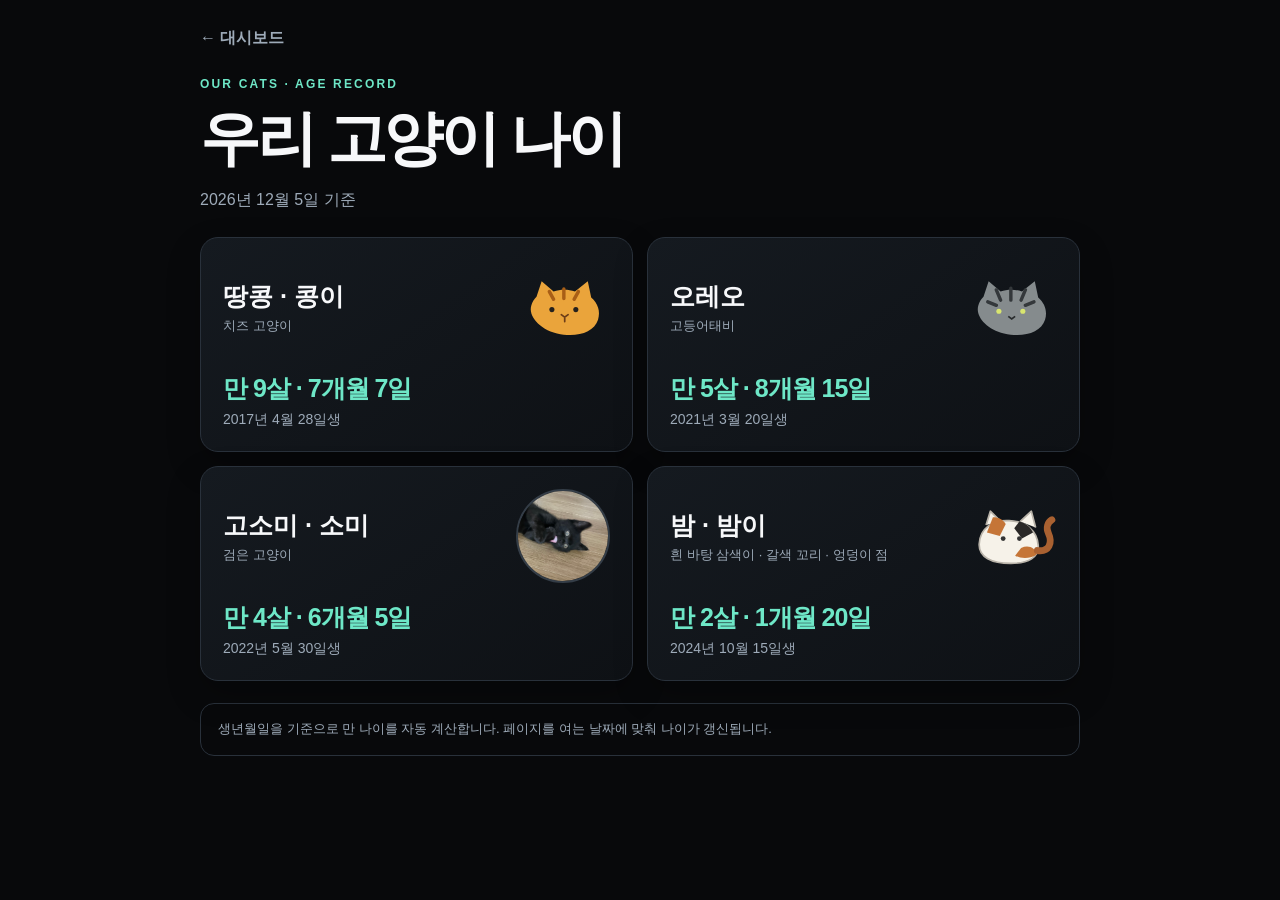
<file: cats.html>
<!doctype html>
<html lang="ko">
<head>
<meta charset="utf-8">
<meta name="viewport" content="width=device-width,initial-scale=1">
<title>우리 고양이 나이 · JYP COWRK</title>
<style>
:root{color-scheme:dark;--bg:#08090b;--card:#12151a;--line:#29313b;--text:#f7f8fa;--muted:#9eabb9;--mint:#6ee7c7}
*{box-sizing:border-box}
body{margin:0;min-height:100vh;background:var(--bg);color:var(--text);font-family:-apple-system,BlinkMacSystemFont,"Segoe UI",Roboto,"Noto Sans KR",sans-serif}
.wrap{width:min(920px,100%);margin:auto;padding:28px 20px 64px}.back{display:inline-block;margin-bottom:28px;color:var(--muted);text-decoration:none;font-weight:700}
header{margin-bottom:24px}.eyebrow{color:var(--mint);font-size:12px;font-weight:900;letter-spacing:.18em}
h1{font-size:clamp(34px,8vw,60px);margin:8px 0 10px;letter-spacing:-.055em}.lead{margin:0;color:var(--muted)}
.grid{display:grid;grid-template-columns:repeat(2,minmax(0,1fr));gap:14px;margin-top:26px}
.card{padding:22px;border:1px solid var(--line);border-radius:18px;background:linear-gradient(145deg,#151a20,#0e1115);box-shadow:0 14px 34px rgba(0,0,0,.24)}
.top{display:flex;align-items:center;justify-content:space-between;gap:14px}.name{font-size:25px;font-weight:900}.look{margin-top:4px;color:var(--muted);font-size:13px}
.catpic{width:94px;height:94px;flex:0 0 94px;display:grid;place-items:center}.catpic svg{display:block;width:100%;height:70px}.catpic img{display:block;width:94px;height:94px;object-fit:cover;border:2px solid #343d47;border-radius:50%;cursor:zoom-in;transition:transform .2s ease,border-color .2s ease,box-shadow .2s ease}.catpic img:hover{transform:scale(1.07);border-color:var(--mint);box-shadow:0 0 0 5px rgba(110,231,199,.1),0 10px 24px rgba(0,0,0,.38)}.catpic img.clicked{animation:cat-click .38s cubic-bezier(.2,.8,.2,1)}
.age{margin:18px 0 6px;color:var(--mint);font-size:25px;font-weight:900;letter-spacing:-.04em}.birth{color:var(--muted);font-size:14px}
.note{margin-top:22px;padding:15px 17px;border:1px solid var(--line);border-radius:14px;color:var(--muted);font-size:13px;line-height:1.6}
.photo-modal{width:min(92vw,760px);max-width:none;padding:0;border:0;border-radius:20px;background:transparent;overflow:visible}.photo-modal[open]{animation:photo-pop .4s cubic-bezier(.16,1,.3,1)}.photo-modal::backdrop{background:rgba(0,0,0,.84);backdrop-filter:blur(4px);animation:backdrop-in .3s ease}.photo-modal img{display:block;width:100%;max-height:82vh;object-fit:contain;border-radius:18px;box-shadow:0 24px 70px rgba(0,0,0,.6)}.photo-close{position:absolute;top:-14px;right:-14px;width:42px;height:42px;border:1px solid #59636f;border-radius:50%;background:#11151a;color:#fff;font-size:27px;line-height:1;cursor:pointer;transition:transform .18s ease,background .18s ease}.photo-close:hover{transform:rotate(90deg) scale(1.08);background:#222930}@keyframes cat-click{0%{transform:scale(1);box-shadow:0 0 0 0 rgba(110,231,199,.85)}45%{transform:scale(.78);border-color:var(--mint);box-shadow:0 0 0 16px rgba(110,231,199,.28)}100%{transform:scale(1.13);border-color:var(--mint);box-shadow:0 0 0 28px rgba(110,231,199,0)}}@keyframes photo-pop{from{opacity:0;transform:scale(.55) translateY(42px)}to{opacity:1;transform:scale(1) translateY(0)}}@keyframes backdrop-in{from{background:rgba(0,0,0,0);backdrop-filter:blur(0)}to{background:rgba(0,0,0,.84);backdrop-filter:blur(4px)}}
@media(prefers-reduced-motion:reduce){.catpic img,.photo-close{transition:none}.photo-modal[open],.photo-modal::backdrop{animation:none}}
@media(max-width:600px){.grid{grid-template-columns:1fr}.wrap{padding-top:20px}}
</style>
</head>
<body>
<main class="wrap">
<a class="back" href="index.html">← 대시보드</a>
<header><div class="eyebrow">OUR CATS · AGE RECORD</div><h1>우리 고양이 나이</h1><p class="lead" id="asOf"></p></header>
<section class="grid" id="cats"></section>
<div class="note">생년월일을 기준으로 만 나이를 자동 계산합니다. 페이지를 여는 날짜에 맞춰 나이가 갱신됩니다.</div>
<dialog class="photo-modal" id="photoModal"><button class="photo-close" type="button" aria-label="사진 닫기">×</button><img id="photoLarge" alt=""></dialog>
</main>
<script>
const drawings={
 cheese:`<svg viewBox="0 0 110 80" aria-label="치즈 고양이"><path d="M24 28 30 10l14 12c8-3 17-3 25 0l15-12 4 19c8 7 11 16 8 26-5 16-27 21-48 16S14 50 18 38c1-4 3-7 6-10Z" fill="#eaa43b"/><path d="M39 22l5 9M56 19v11M73 22l-5 9" stroke="#a85e16" stroke-width="4" stroke-linecap="round"/><circle cx="42" cy="43" r="3" fill="#24211d"/><circle cx="70" cy="43" r="3" fill="#24211d"/><path d="m53 49 4 3 4-3M57 52v5" fill="none" stroke="#6c3d18" stroke-width="2" stroke-linecap="round"/></svg>`,
 tabby:`<svg viewBox="0 0 110 80" aria-label="고등어태비 고양이"><path d="M24 28 30 10l14 12c8-3 17-3 25 0l15-12 4 19c8 7 11 16 8 26-5 16-27 21-48 16S14 50 18 38c1-4 3-7 6-10Z" fill="#858b8d"/><path d="M39 20l5 12M56 18v14M73 20l-5 12M29 34l10 4M83 34l-10 4" stroke="#34383b" stroke-width="4" stroke-linecap="round"/><circle cx="42" cy="45" r="3" fill="#d8e56f"/><circle cx="70" cy="45" r="3" fill="#d8e56f"/><path d="m53 51 4 3 4-3" fill="none" stroke="#282b2d" stroke-width="2"/></svg>`,
 black:`<svg viewBox="0 0 110 80" aria-label="검은 고양이"><path d="M24 28 30 10l14 12c8-3 17-3 25 0l15-12 4 19c8 7 11 16 8 26-5 16-27 21-48 16S14 50 18 38c1-4 3-7 6-10Z" fill="#15171a" stroke="#454b52" stroke-width="2"/><circle cx="42" cy="44" r="4" fill="#d4de62"/><circle cx="70" cy="44" r="4" fill="#d4de62"/><path d="m53 51 4 3 4-3" fill="none" stroke="#777f87" stroke-width="2"/></svg>`,
 calico:`<svg viewBox="0 0 110 80" aria-label="흰 바탕 삼색 고양이"><path d="M19 49c1-18 15-28 35-27 20 1 33 12 34 29 1 14-11 21-32 21-22 0-38-7-37-23Z" fill="#f6f2e9" stroke="#b9b3a9" stroke-width="2"/><path d="M27 27 32 11l12 12M67 23l13-12 5 19" fill="#f6f2e9" stroke="#b9b3a9" stroke-width="2" stroke-linejoin="round"/><path d="M35 18c7 0 12 3 15 8l-7 14-15-4Z" fill="#c57537"/><path d="M66 23c8 2 13 7 16 13l-13 7-9-12Z" fill="#292726"/><path d="M68 54c9-4 17 0 18 8-8 5-18 5-25 1Z" fill="#c57537"/><circle cx="47" cy="43" r="2.8" fill="#333"/><circle cx="66" cy="43" r="2.8" fill="#333"/><path d="M87 57c14 2 18-9 13-20-3-7-1-13 4-16" fill="none" stroke="#a96131" stroke-width="8" stroke-linecap="round"/></svg>`
};
const cats=[
{name:"땅콩",nickname:"콩이",birth:"2017-04-28",look:"치즈 고양이",type:"cheese"},
{name:"오레오",nickname:"",birth:"2021-03-20",look:"고등어태비",type:"tabby"},
{name:"고소미",nickname:"소미",birth:"2022-05-30",look:"검은 고양이",type:"black",photo:"assets/cats/somi-profile.jpg"},
{name:"밤",nickname:"밤이",birth:"2024-10-15",look:"흰 바탕 삼색이 · 갈색 꼬리 · 엉덩이 점",type:"calico"}
];
const parts=new Intl.DateTimeFormat("ko-KR",{timeZone:"Asia/Seoul",year:"numeric",month:"numeric",day:"numeric"}).formatToParts(new Date());
const v=Object.fromEntries(parts.map(p=>[p.type,Number(p.value)]));const now=new Date(v.year,v.month-1,v.day);
function age(birth){const b=new Date(birth+"T00:00:00");let y=now.getFullYear()-b.getFullYear(),m=now.getMonth()-b.getMonth(),d=now.getDate()-b.getDate();if(d<0){m--;d+=new Date(now.getFullYear(),now.getMonth(),0).getDate()}if(m<0){y--;m+=12}return{y,m,d}}
document.getElementById("asOf").textContent=`${v.year}년 ${v.month}월 ${v.day}일 기준`;
document.getElementById("cats").innerHTML=cats.map(c=>{const a=age(c.birth),[y,m,d]=c.birth.split("-"),label=c.nickname?`${c.name} · ${c.nickname}`:c.name,pic=c.photo?`<img src="${c.photo}" alt="${label} 프로필 사진">`:drawings[c.type];return `<article class="card"><div class="top"><div><div class="name">${label}</div><div class="look">${c.look}</div></div><div class="catpic">${pic}</div></div><div class="age">만 ${a.y}살 · ${a.m}개월 ${a.d}일</div><div class="birth">${y}년 ${Number(m)}월 ${Number(d)}일생</div></article>`}).join("");
const modal=document.getElementById("photoModal"),large=document.getElementById("photoLarge");
document.querySelectorAll(".catpic img").forEach(img=>img.addEventListener("click",()=>{img.classList.remove("clicked");void img.offsetWidth;img.classList.add("clicked");large.src=img.src;large.alt=img.alt;setTimeout(()=>{img.classList.remove("clicked");modal.showModal()},300)}));
modal.querySelector(".photo-close").addEventListener("click",()=>modal.close());
modal.addEventListener("click",e=>{if(e.target===modal)modal.close()});
</script>
</body>
</html>
</file>
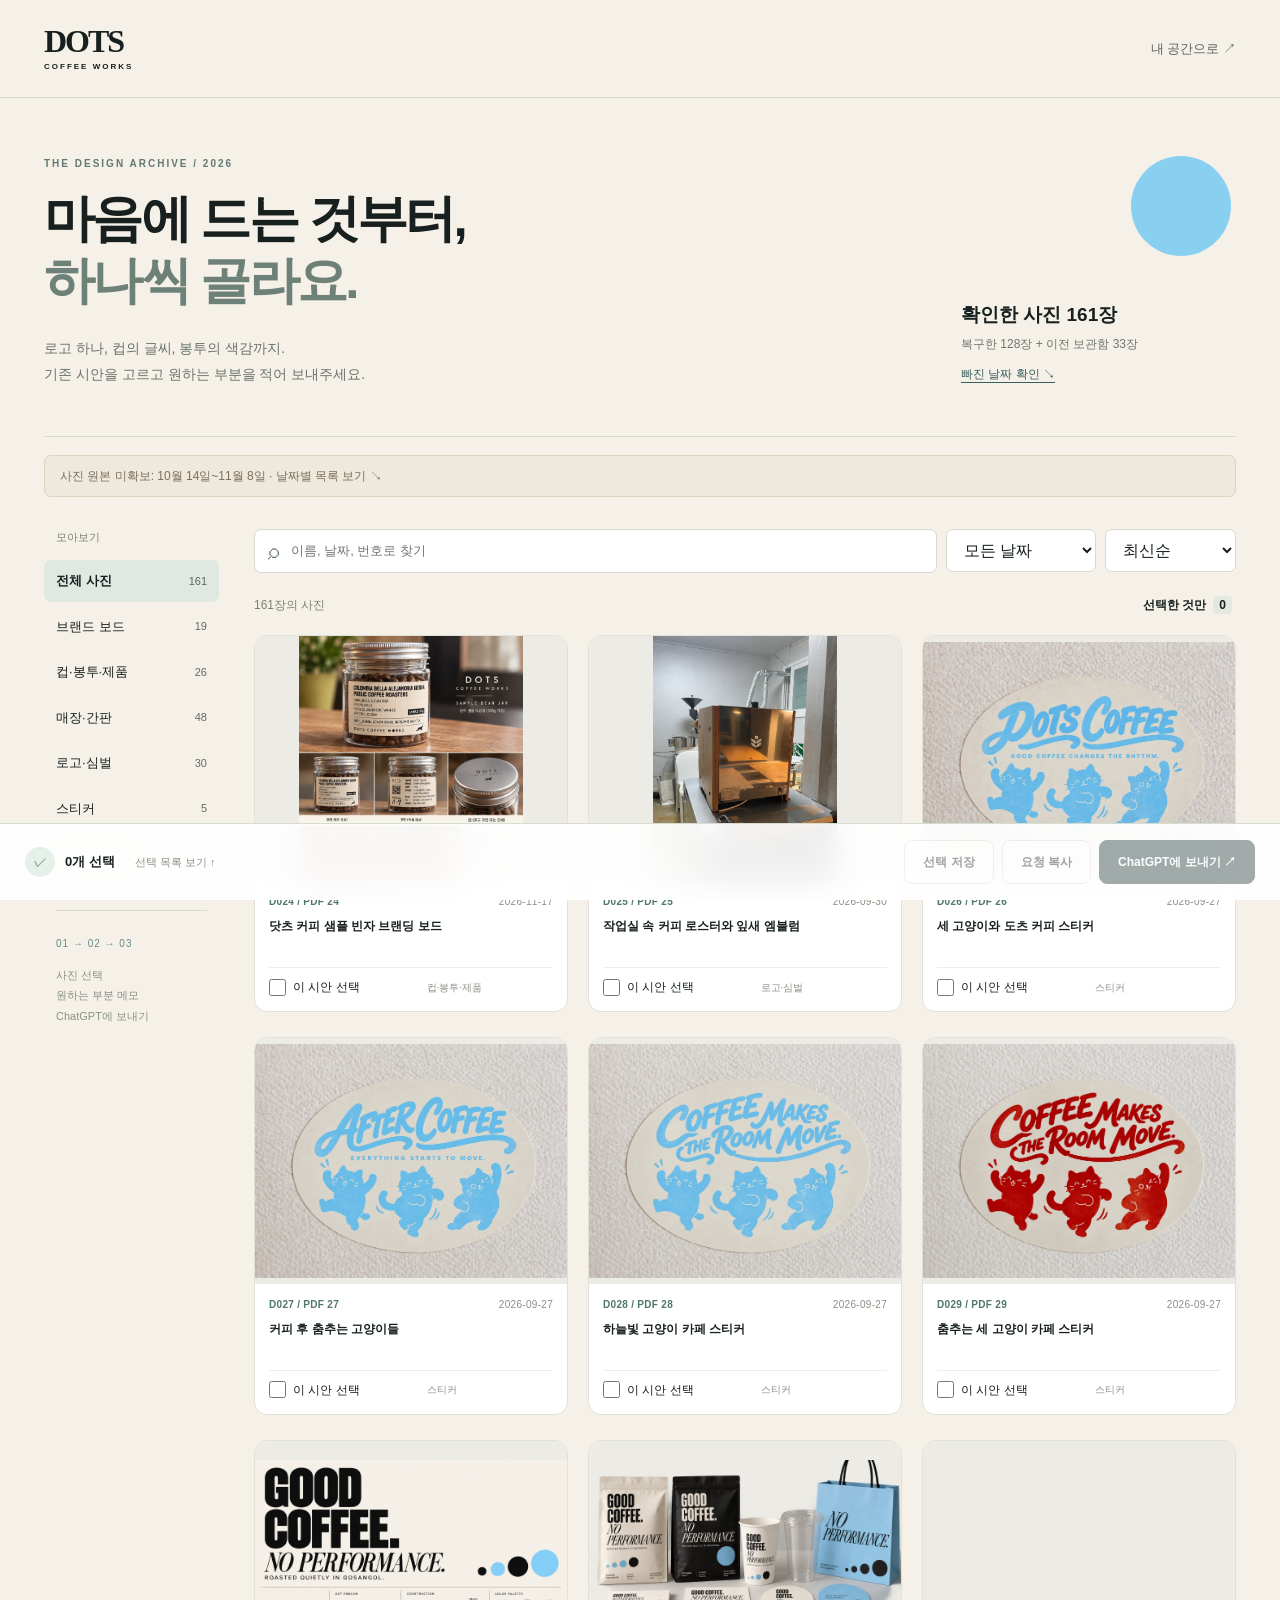
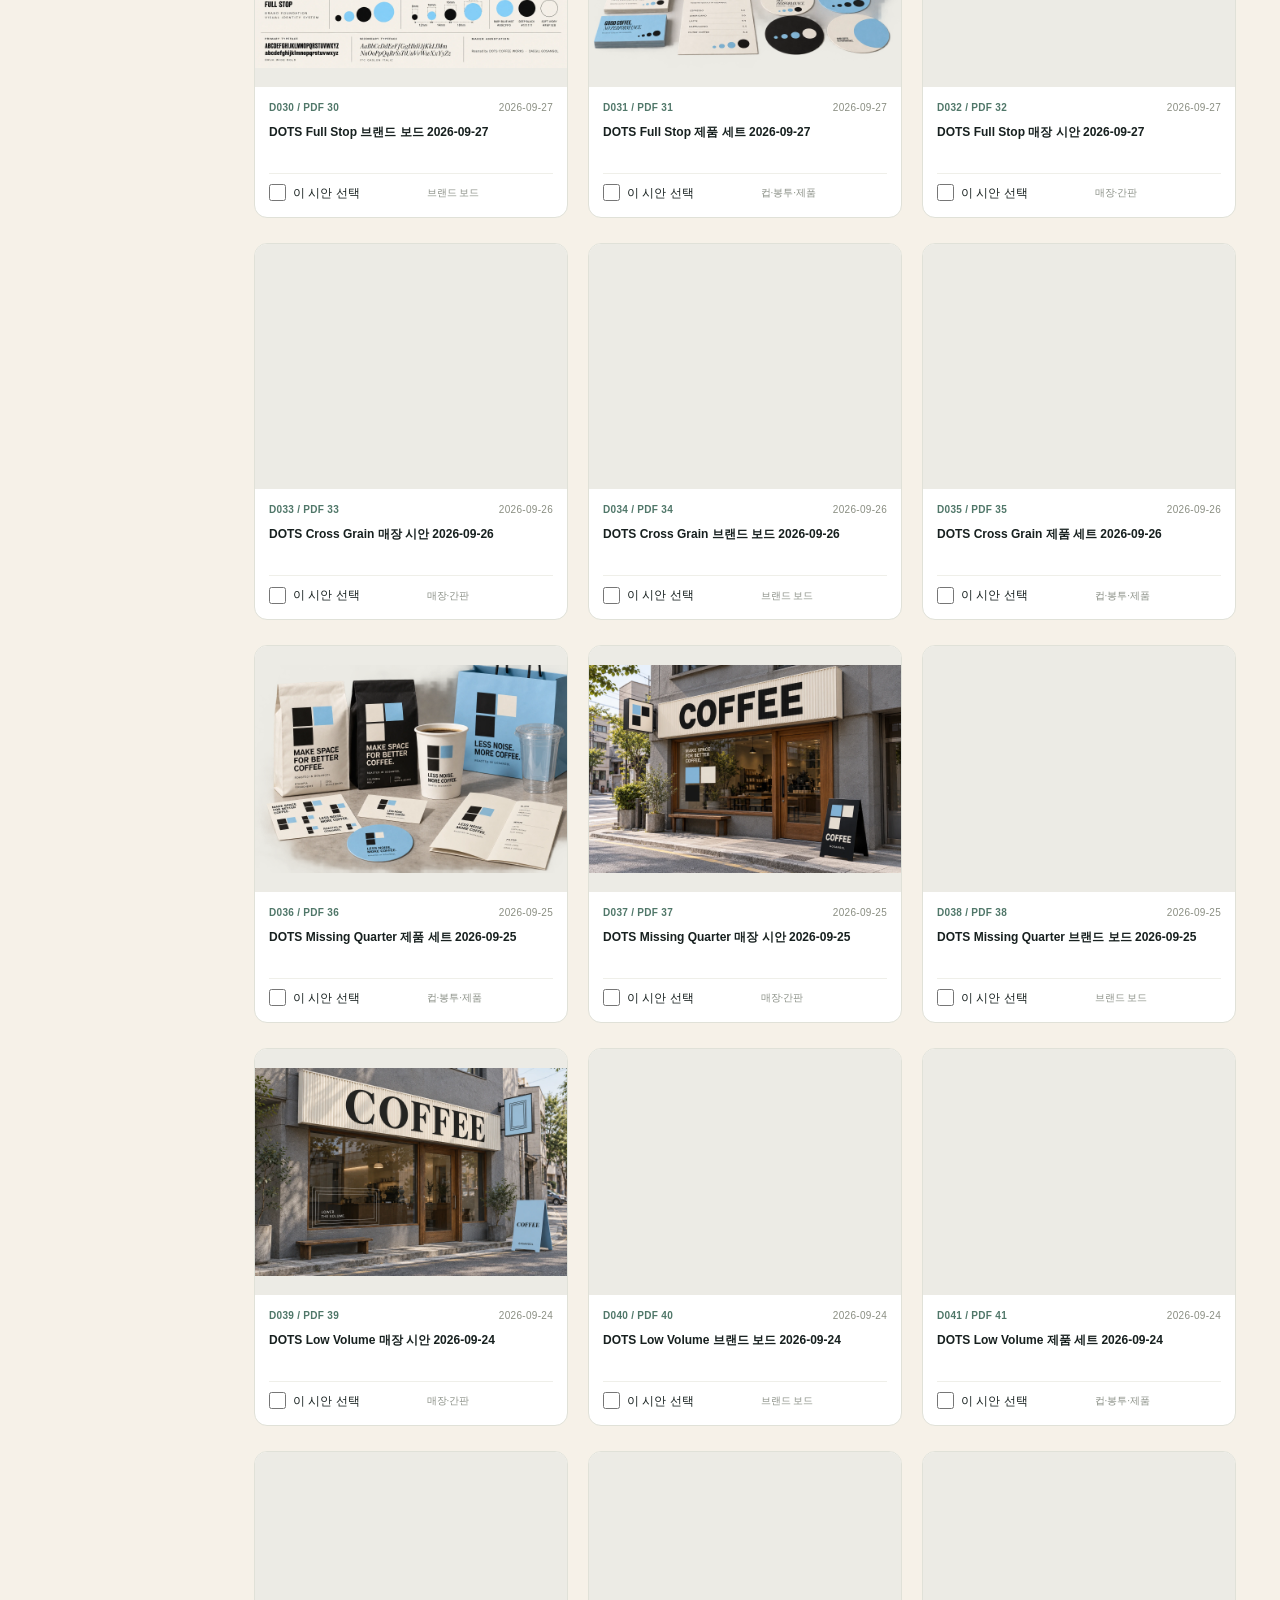
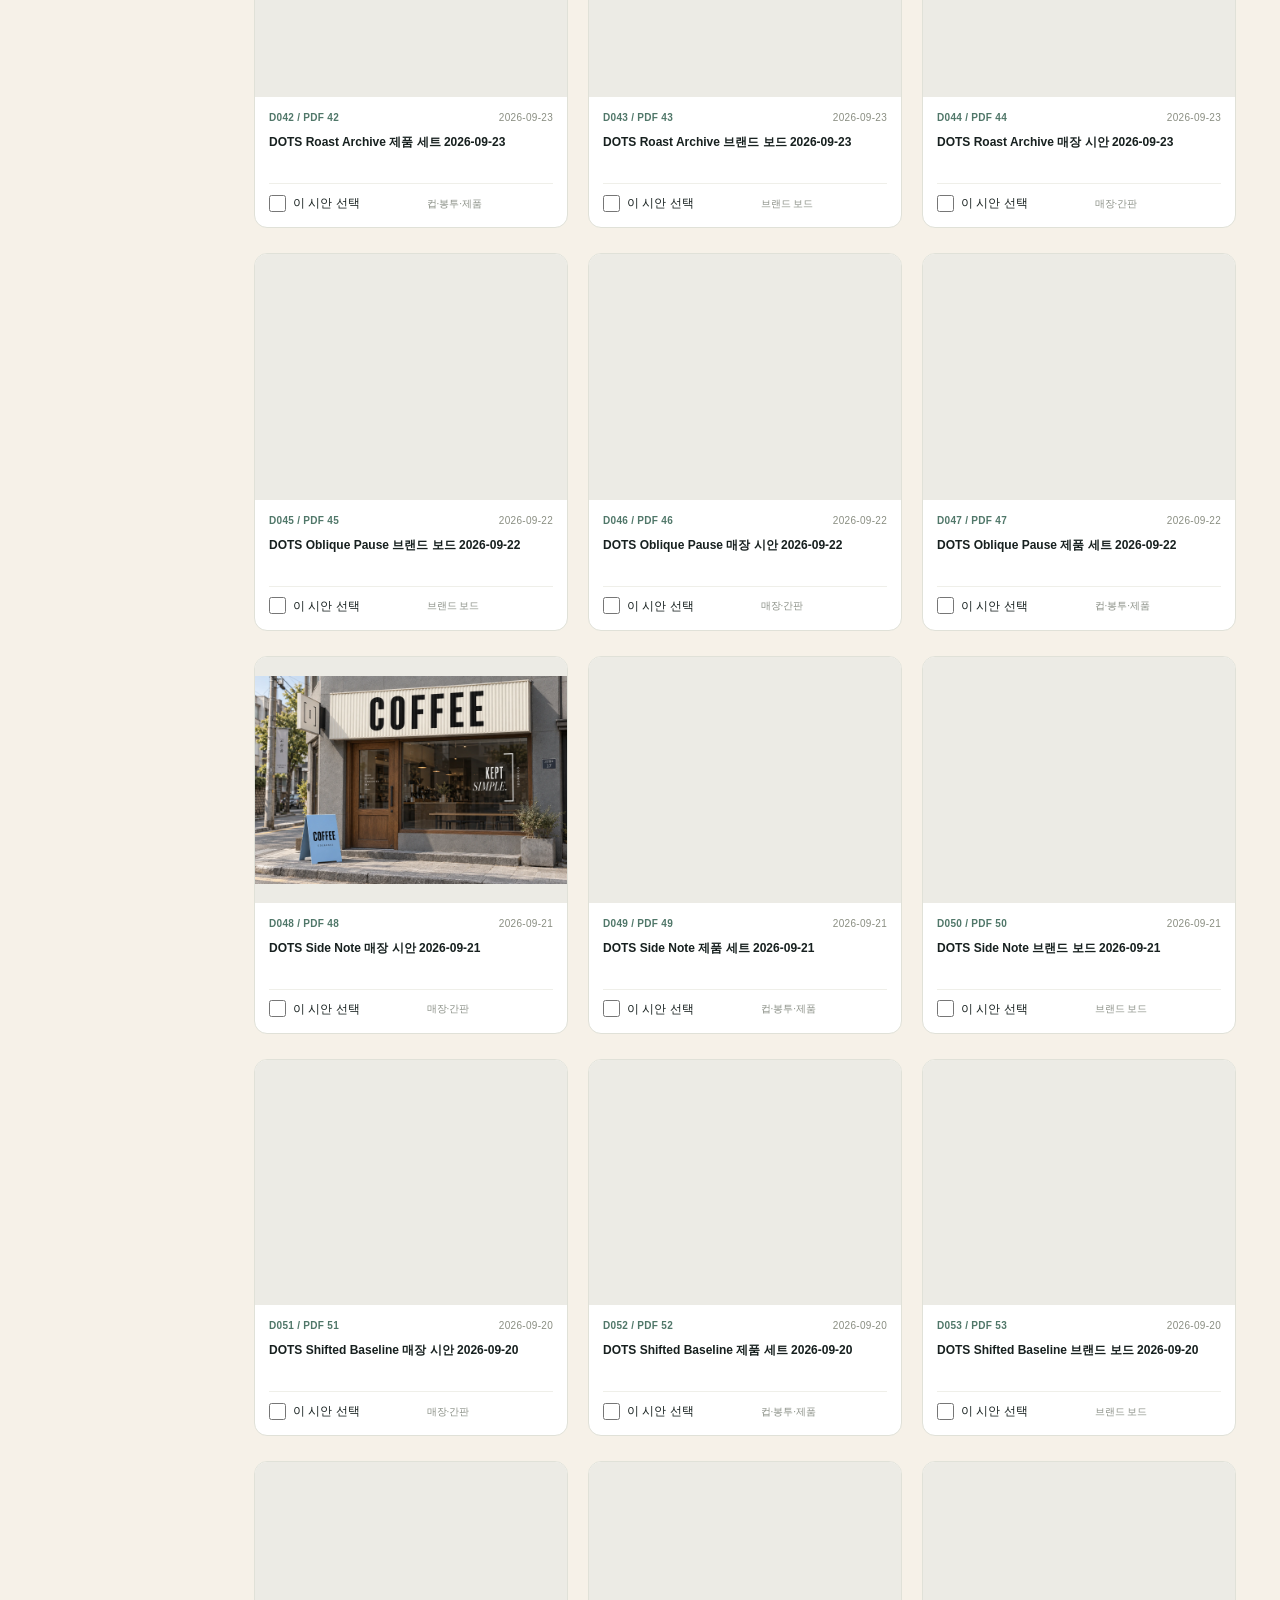
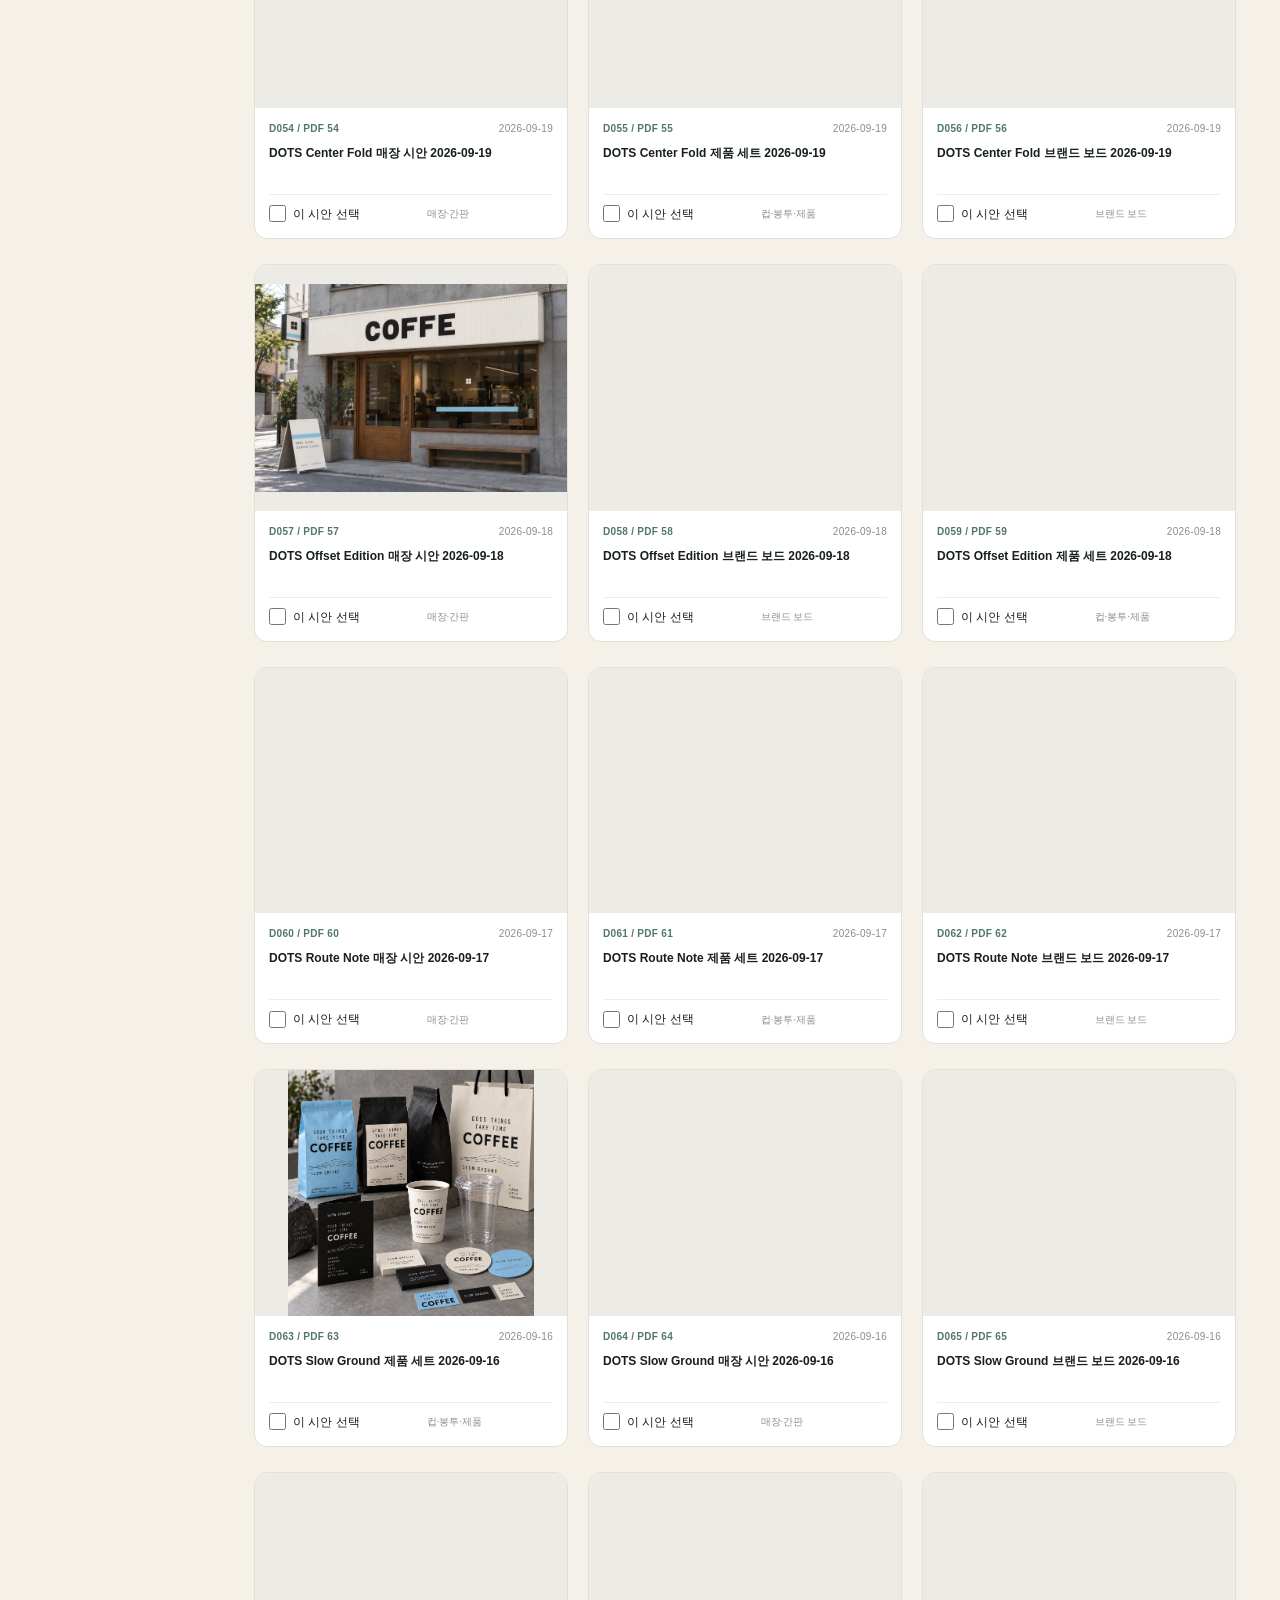
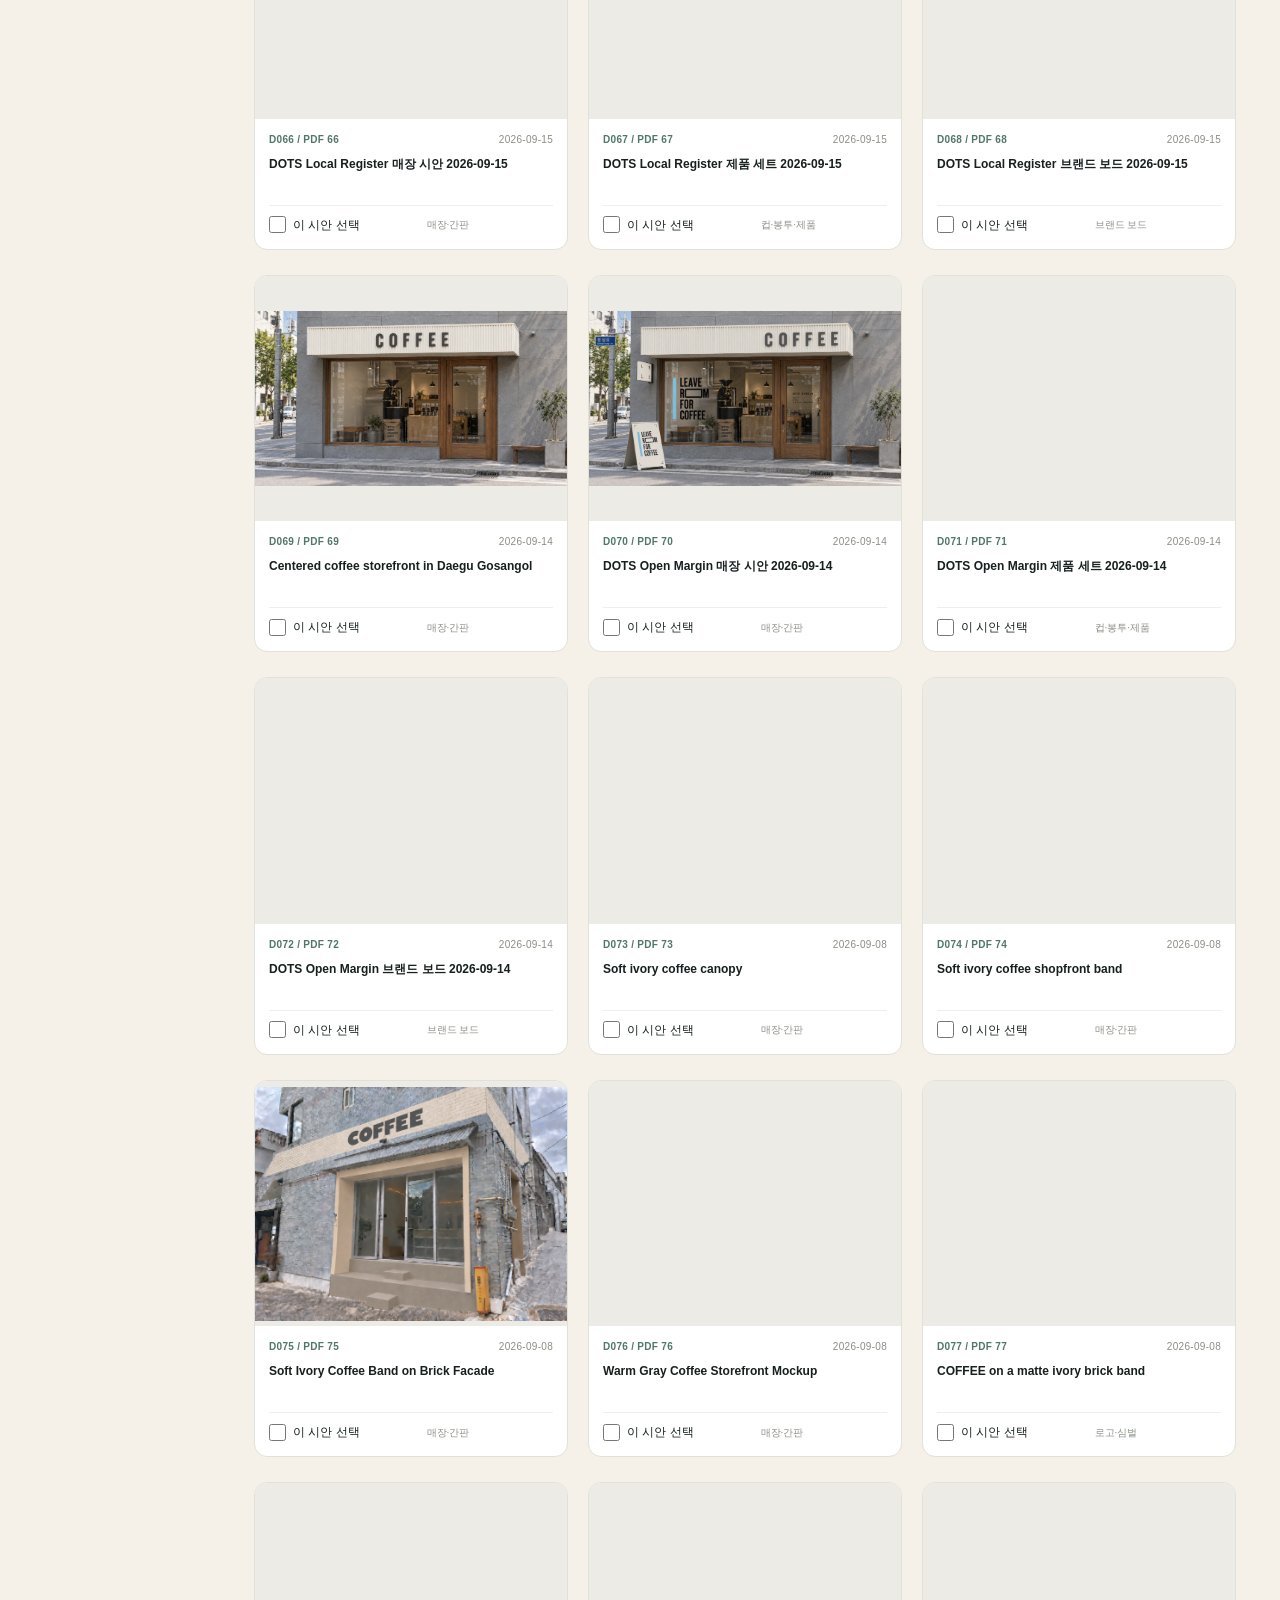
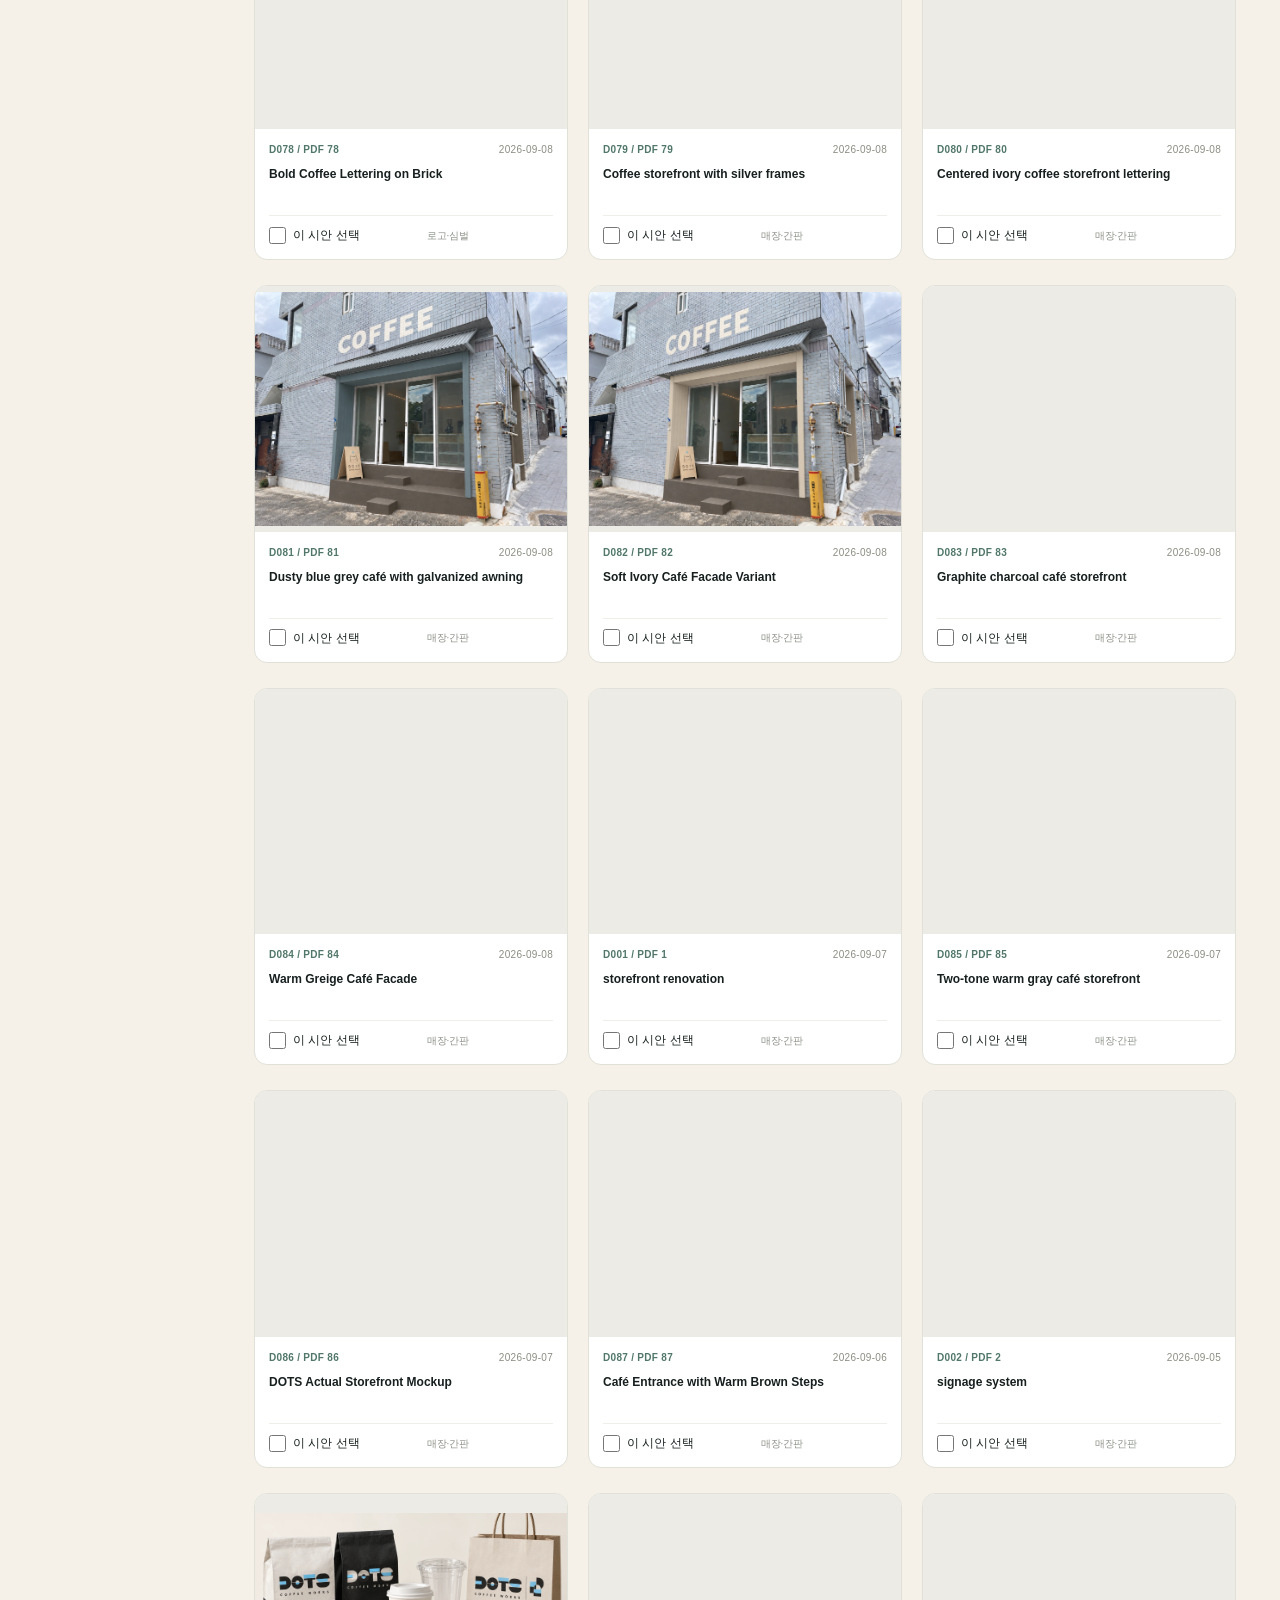
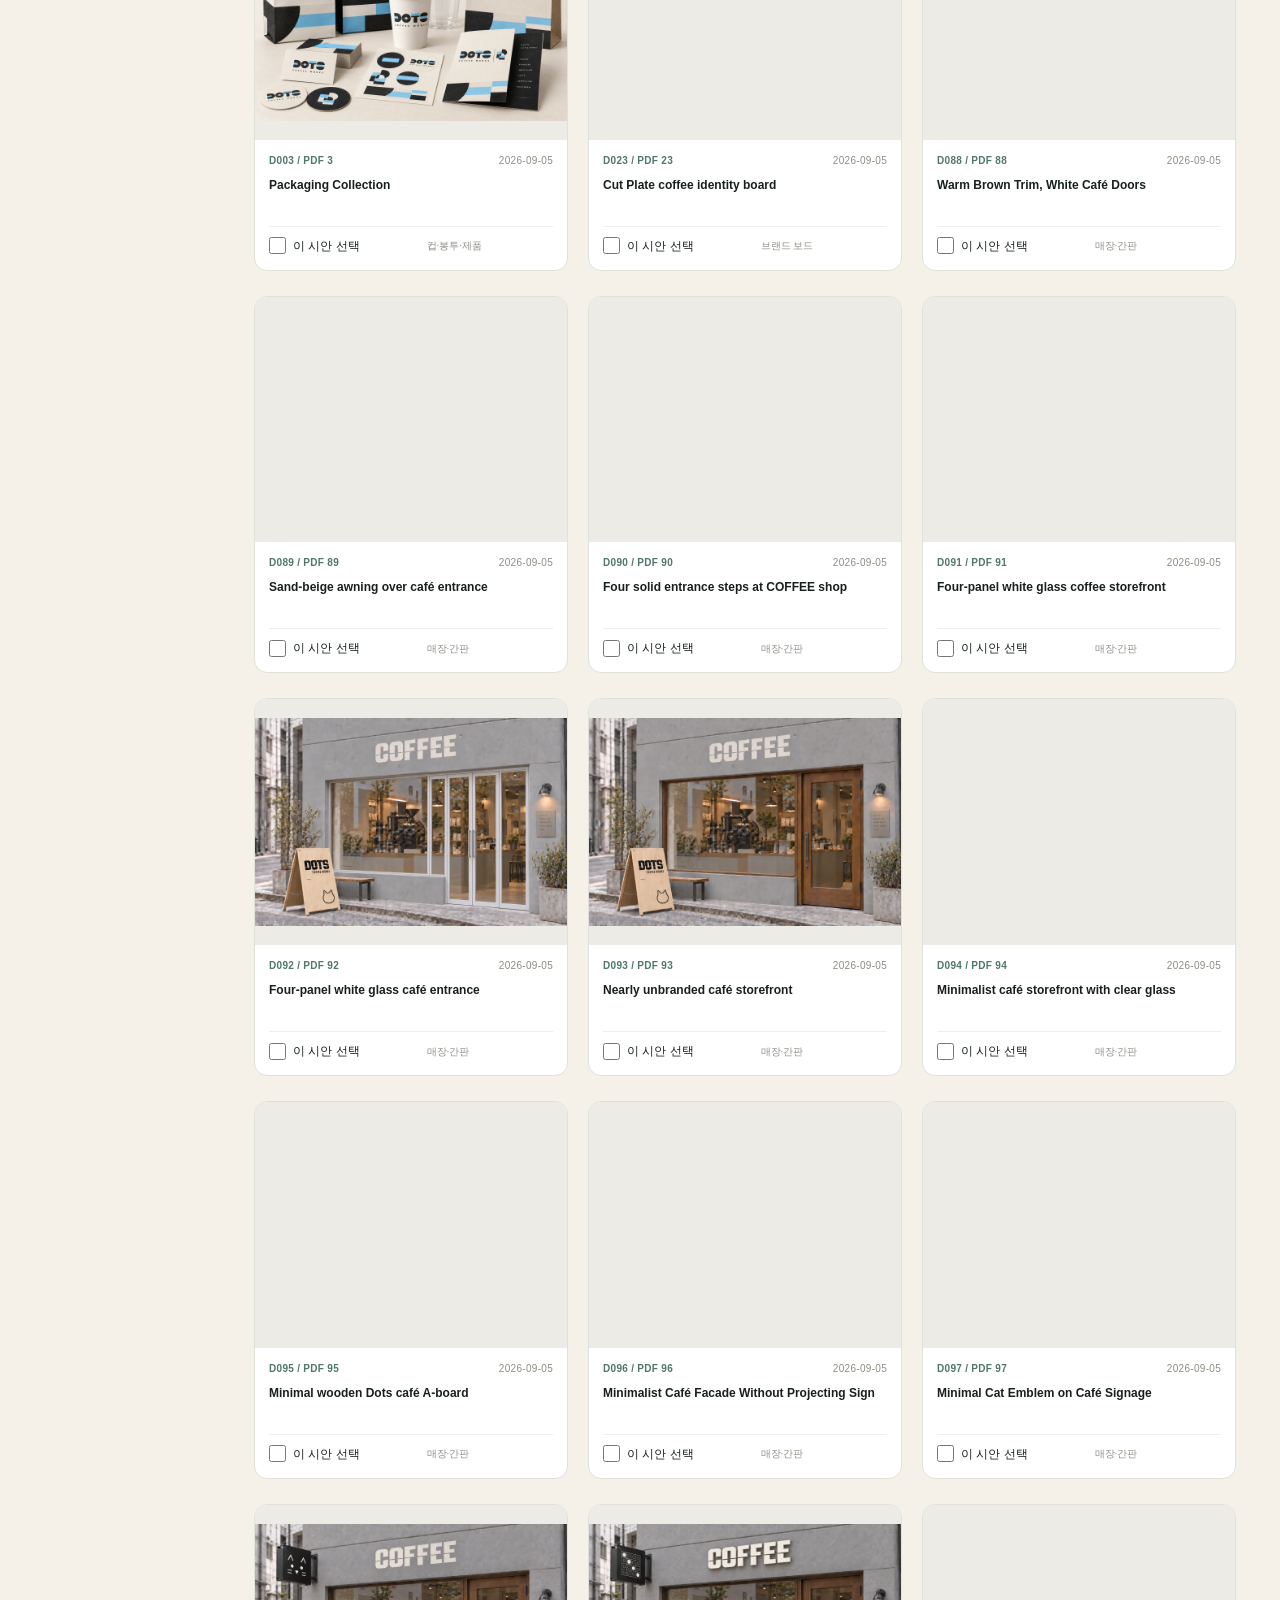
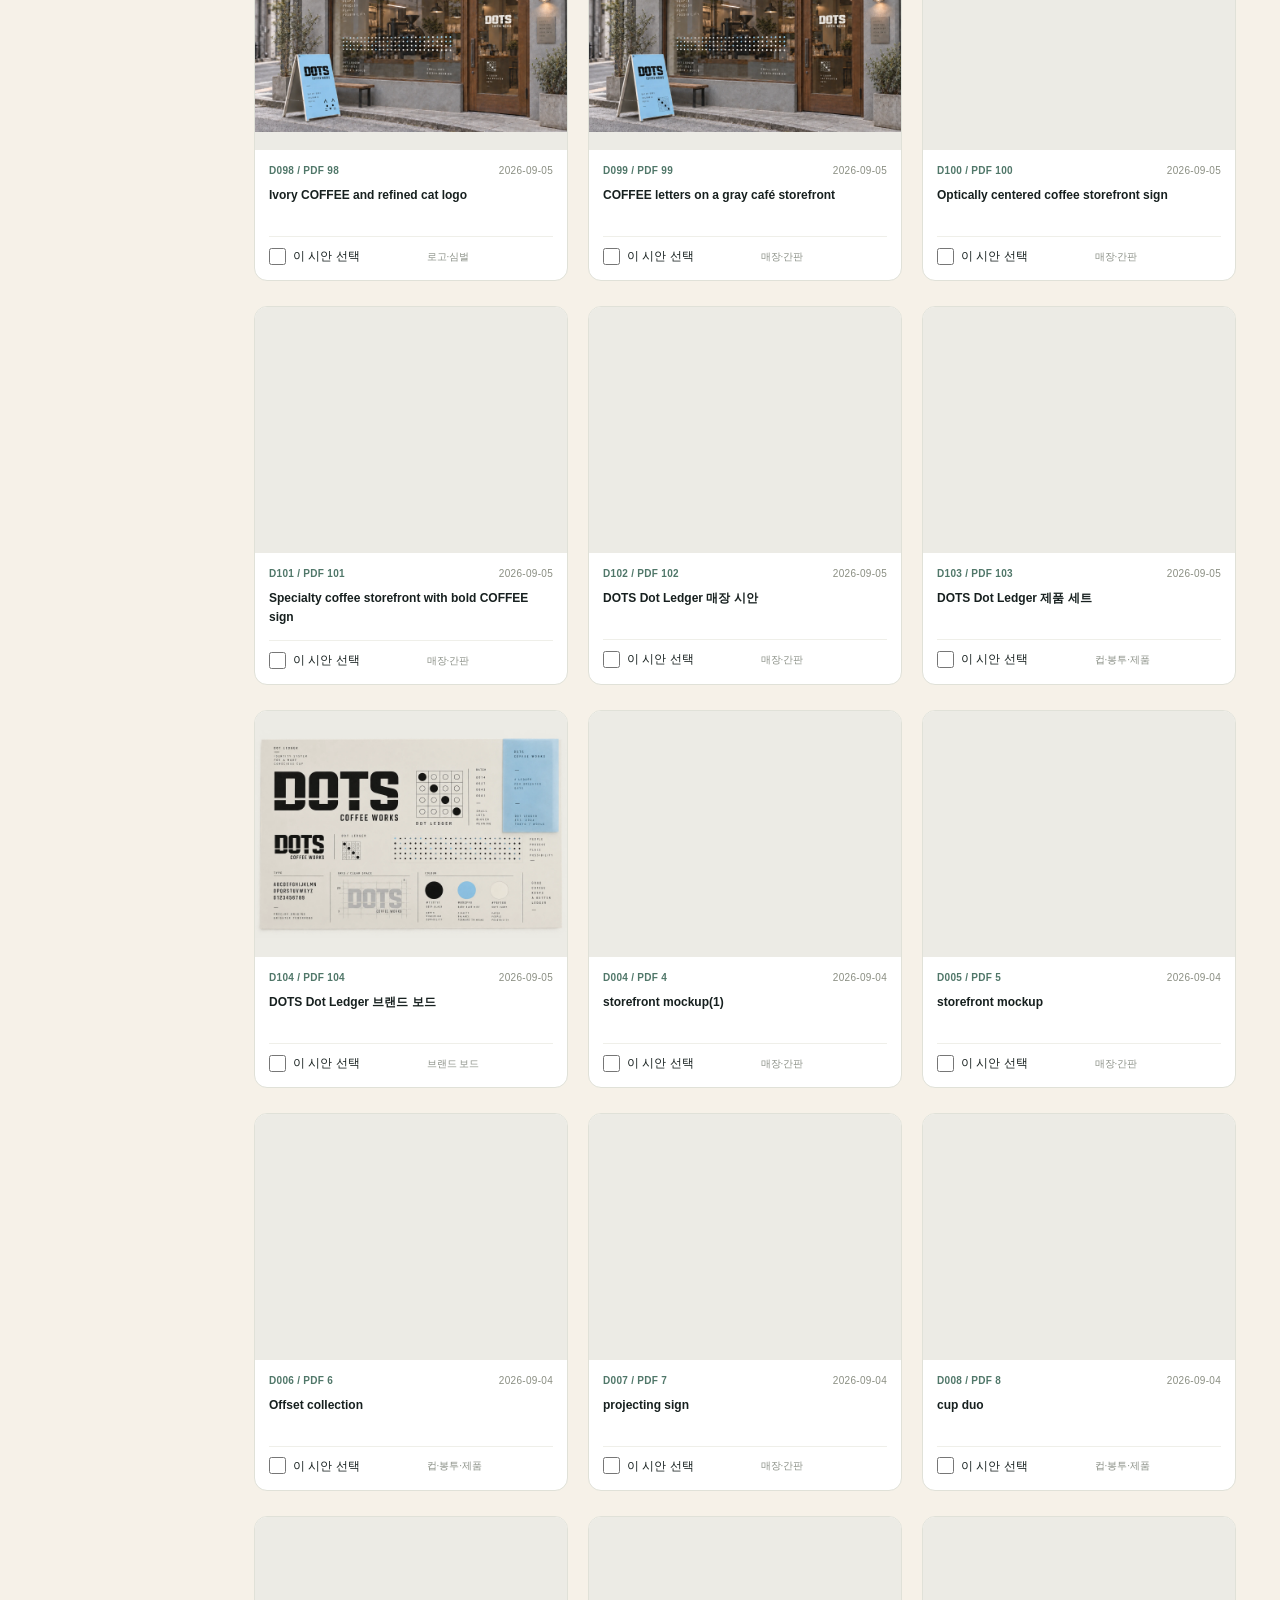
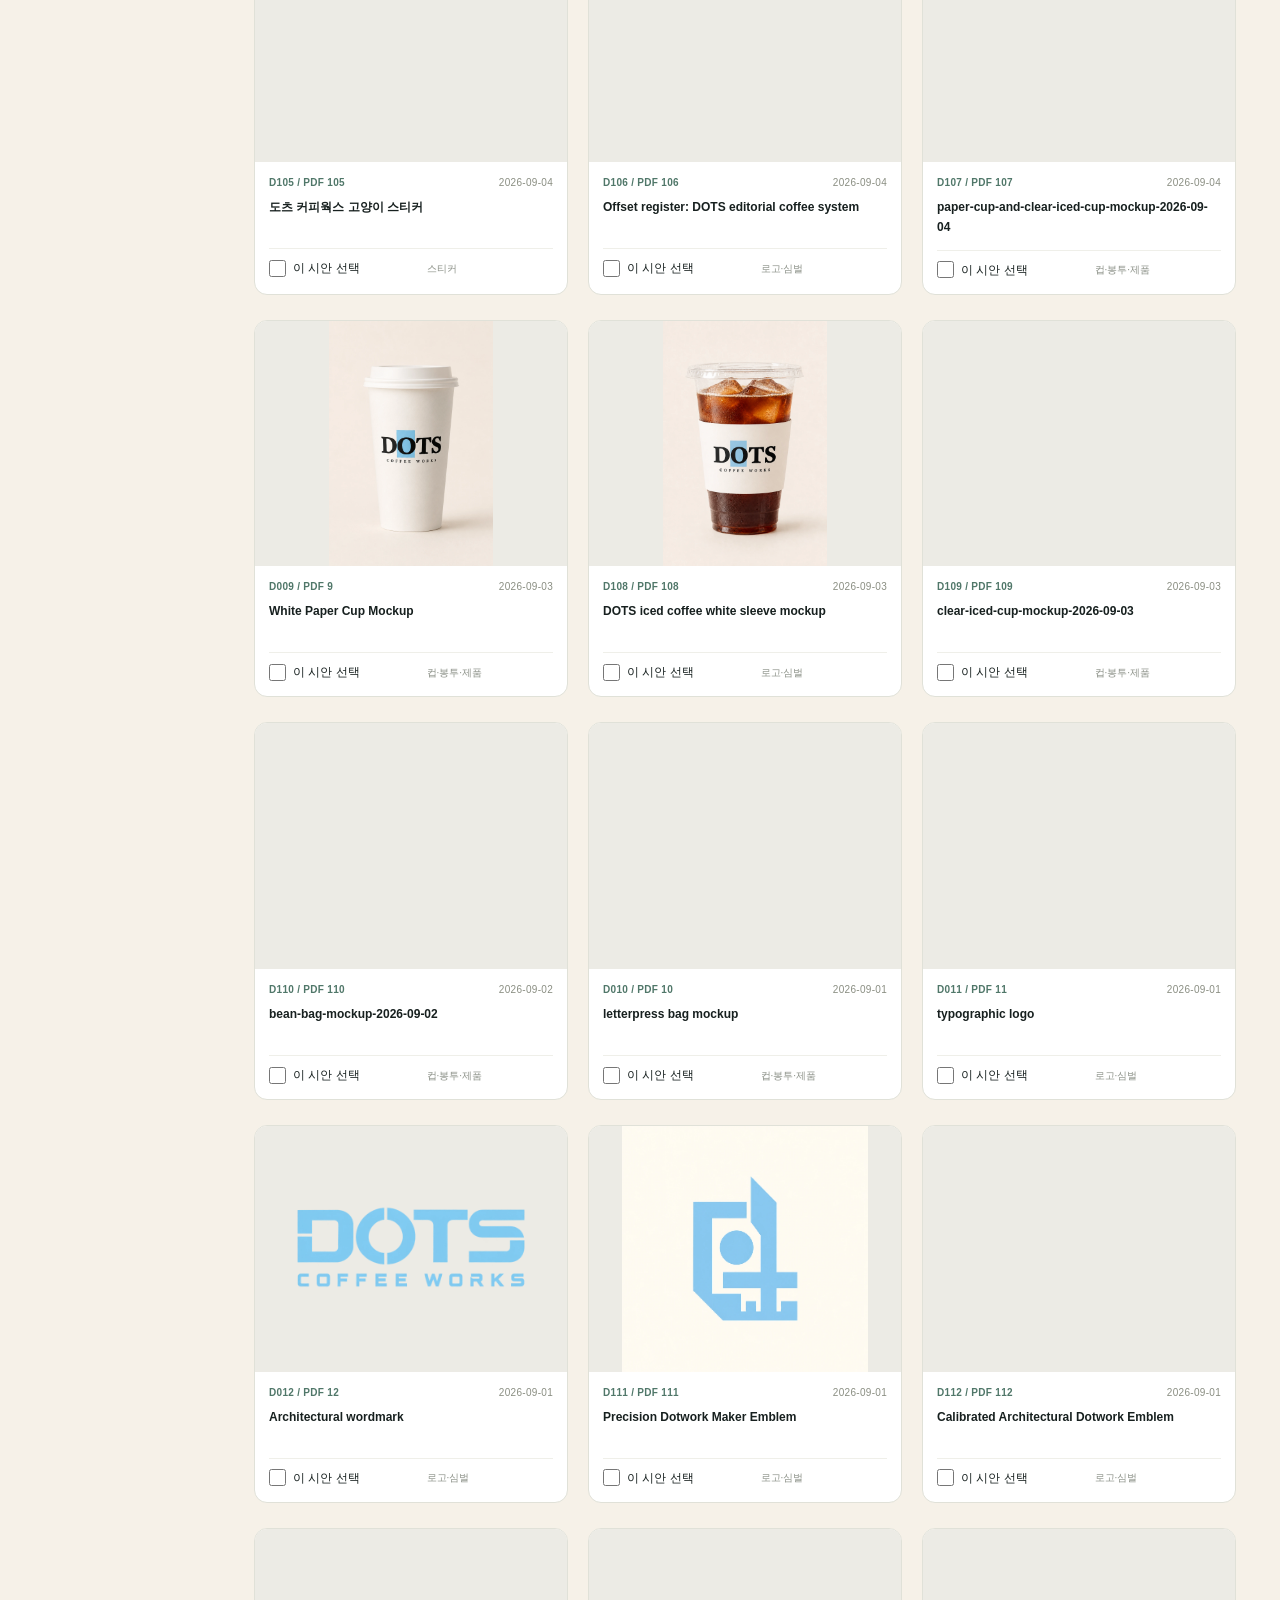
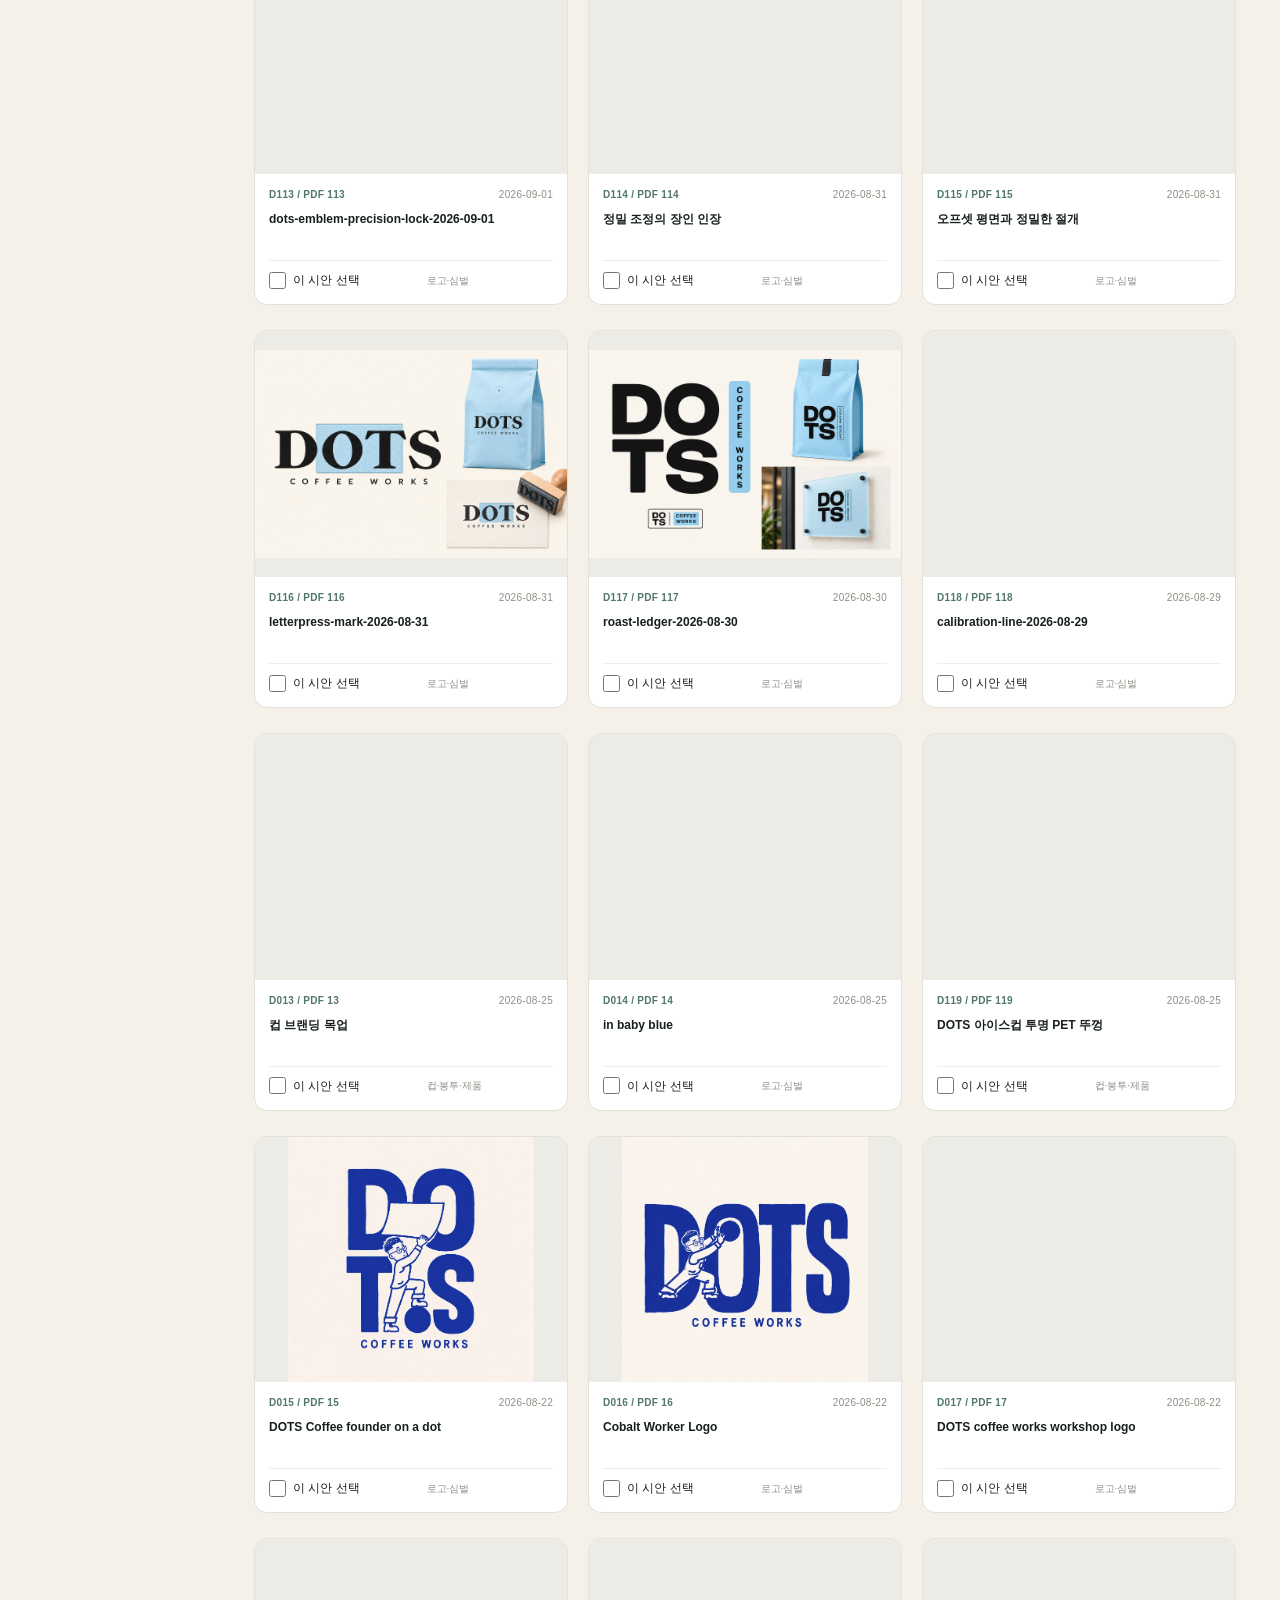
<file: dots.html>
<!doctype html>
<html lang="ko">
<head>
<meta charset="utf-8"><meta name="viewport" content="width=device-width,initial-scale=1"><meta name="theme-color" content="#f6f1e8">
<title>닷츠 디자인 보관함 · 골라서 보내기</title><meta name="description" content="닷츠의 기존 시안을 크게 보고 직접 선택해 ChatGPT에 전달하는 디자인 보관함.">
<link rel="stylesheet" href="assets/dots/archive.css?v=20261127">
<script defer src="assets/dots/flat-gallery-1.js"></script><script defer src="assets/dots/flat-gallery-2.js"></script><script defer src="assets/dots/flat-gallery-3.js"></script><script defer src="assets/dots/flat-gallery-4.js"></script><script defer src="assets/dots/flat-gallery-5.js"></script><script defer src="assets/dots/flat-gallery-6.js"></script><script defer src="assets/dots/flat-gallery-7.js"></script><script defer src="assets/dots/archive-data.js?v=20261127"></script><script defer src="assets/dots/archive-core.js?v=20261127"></script><script defer src="assets/dots/archive.js?v=20261127"></script>
</head>
<body>
<header class="topbar"><a class="wordmark" href="dots.html">DOTS<span>COFFEE WORKS</span></a><a class="dashboard" href="index.html">내 공간으로 ↗</a></header>
<main>
<section class="intro"><div><p class="eyebrow">THE DESIGN ARCHIVE / 2026</p><h1>마음에 드는 것부터,<br><span>하나씩 골라요.</span></h1><p class="intro-copy">로고 하나, 컵의 글씨, 봉투의 색감까지.<br>기존 시안을 고르고 원하는 부분을 적어 보내주세요.</p></div><div class="intro-right"><span class="big-dot" aria-hidden="true"></span><p><strong id="photo-total">사진 불러오는 중</strong><br><span id="archive-scope">원본을 확인한 사진만 표시해요.</span></p><a href="#missing">빠진 날짜 확인 ↘</a></div></section>
<a class="coverage" href="#missing">사진 원본 미확보: 10월 14일~11월 8일 · 날짜별 목록 보기 ↘</a><div class="workspace"><aside class="sidebar"><p class="section-label">모아보기</p><nav id="categories" aria-label="시안 종류"></nav><div class="side-note"><span>01 → 02 → 03</span><p>사진 선택<br>원하는 부분 메모<br>ChatGPT에 보내기</p></div></aside>
<section class="gallery-section" aria-label="시안 사진"><div class="tools"><label class="search"><span aria-hidden="true">⌕</span><input type="search" id="search" placeholder="이름, 날짜, 번호로 찾기" aria-label="시안 검색"></label><select id="month" aria-label="월별 보기"><option value="all">모든 날짜</option></select><select id="sort" aria-label="정렬"><option value="new">최신순</option><option value="number">번호순</option><option value="old">오래된순</option></select></div><div class="result-bar"><p id="result-count" role="status">시안을 불러오고 있어요.</p><button id="selected-only" aria-pressed="false">선택한 것만 <b id="selected-badge">0</b></button></div><div id="gallery" class="gallery"></div><div id="empty" class="empty" hidden><p>해당하는 시안이 없어요.</p><button id="reset-filters">필터 초기화</button></div><p id="load-error" class="load-error" hidden>사진 목록을 불러오지 못했어요. 페이지를 새로고침해 주세요.</p><section class="missing" id="missing"><div class="missing-heading"><span class="missing-icon" aria-hidden="true">!</span><div><h2>아직 빠져 있는 시안</h2><p>10월 14일~11월 8일은 콘셉트 기록만 확인됐고, 사진 원본을 확보하지 못했어요. 아래 목록은 사진 수에 포함하지 않았어요.</p></div></div><details><summary>원본을 기다리는 날짜별 콘셉트 <span id="missing-count"></span></summary><div class="missing-list" id="missing-list"></div></details></section></section></div>
<section id="selection" class="selection" aria-label="선택한 시안과 전달 내용"><div class="selection-heading"><div><p class="eyebrow">YOUR SELECTION</p><h2>고른 시안 <span id="selection-count">0</span></h2></div><div class="small-actions"><button id="save-top" disabled>선택 저장</button><button id="import-open">저장한 선택 불러오기</button><button id="clear-selection">선택 비우기</button></div></div><p id="selection-empty">사진 아래 체크칸을 누르면 여기에 모여요. 선택은 이 브라우저에 자동 저장돼요.</p><div id="selection-list" class="selection-list"></div><label class="request-label" for="request">전체 요청 내용</label><textarea id="request" rows="3" maxlength="10000" placeholder="예: 고른 시안의 글씨는 유지하고, 봉투는 아이보리로 바꿔줘."></textarea><p class="storage-note" id="storage-note">선택은 이 기기의 브라우저에 저장돼요. 다른 기기에서 이어가려면 ‘선택 저장’을 이용해 주세요.</p><input id="import-file" type="file" accept=".json,application/json" hidden></section>
<footer><span>DOTS COFFEE WORKS / 디자인 보관함</span><span>선택한 시안은 사용자가 확정하기 전까지 최종안이 아니에요.</span></footer>
</main>
<div class="actionbar"><a href="#selection" class="selection-summary"><span class="selection-symbol" aria-hidden="true">✓</span><strong><span id="sticky-count">0</span>개 선택</strong><span class="summary-hint">선택 목록 보기 ↑</span></a><div class="actions"><button id="save-selection" disabled>선택 저장</button><button id="copy-request" disabled>요청 복사</button><button id="send-chatgpt" class="primary" disabled>ChatGPT에 보내기 ↗</button></div></div>
<dialog id="lightbox" class="lightbox"><div class="lightbox-head"><strong id="lightbox-title"></strong><button id="lightbox-close" aria-label="확대 사진 닫기">닫기 ×</button></div><img id="lightbox-image" alt=""><div class="lightbox-foot"><button id="lightbox-prev" aria-label="이전 사진">← 이전</button><label><input id="lightbox-check" type="checkbox"> 이 시안 선택</label><a id="lightbox-original" target="_blank" rel="noopener">큰 사진 열기 ↗</a><button id="lightbox-next" aria-label="다음 사진">다음 →</button></div></dialog>
<dialog id="handoff" class="handoff"><p class="eyebrow">READY TO SEND</p><h2 id="handoff-title">선택한 내용을 전달해요.</h2><p id="handoff-help">아래 내용이 복사됐어요. 채팅에서 붙여넣고 전송해 주세요.</p><textarea id="handoff-text" rows="10" readonly aria-label="ChatGPT에 전달할 요청"></textarea><div class="handoff-actions"><button id="handoff-copy">다시 복사</button><a id="handoff-chat" class="button primary" href="https://chatgpt.com/c/6acec6ae-0cb4-83ee-b378-ab27c119a7d3" target="_blank" rel="noopener">이 대화 열기 ↗</a><button id="handoff-close">닫기</button></div><p class="fine-print">버튼이 채팅을 자동 전송하지는 않아요. 붙여넣고 전송하면 선택한 사진 번호와 링크가 함께 전달돼요.</p></dialog>
<div class="toast" id="toast" role="status" hidden></div><noscript><p>사진 선택 기능을 사용하려면 브라우저에서 JavaScript를 켜 주세요.</p></noscript>
</body></html>
</file>
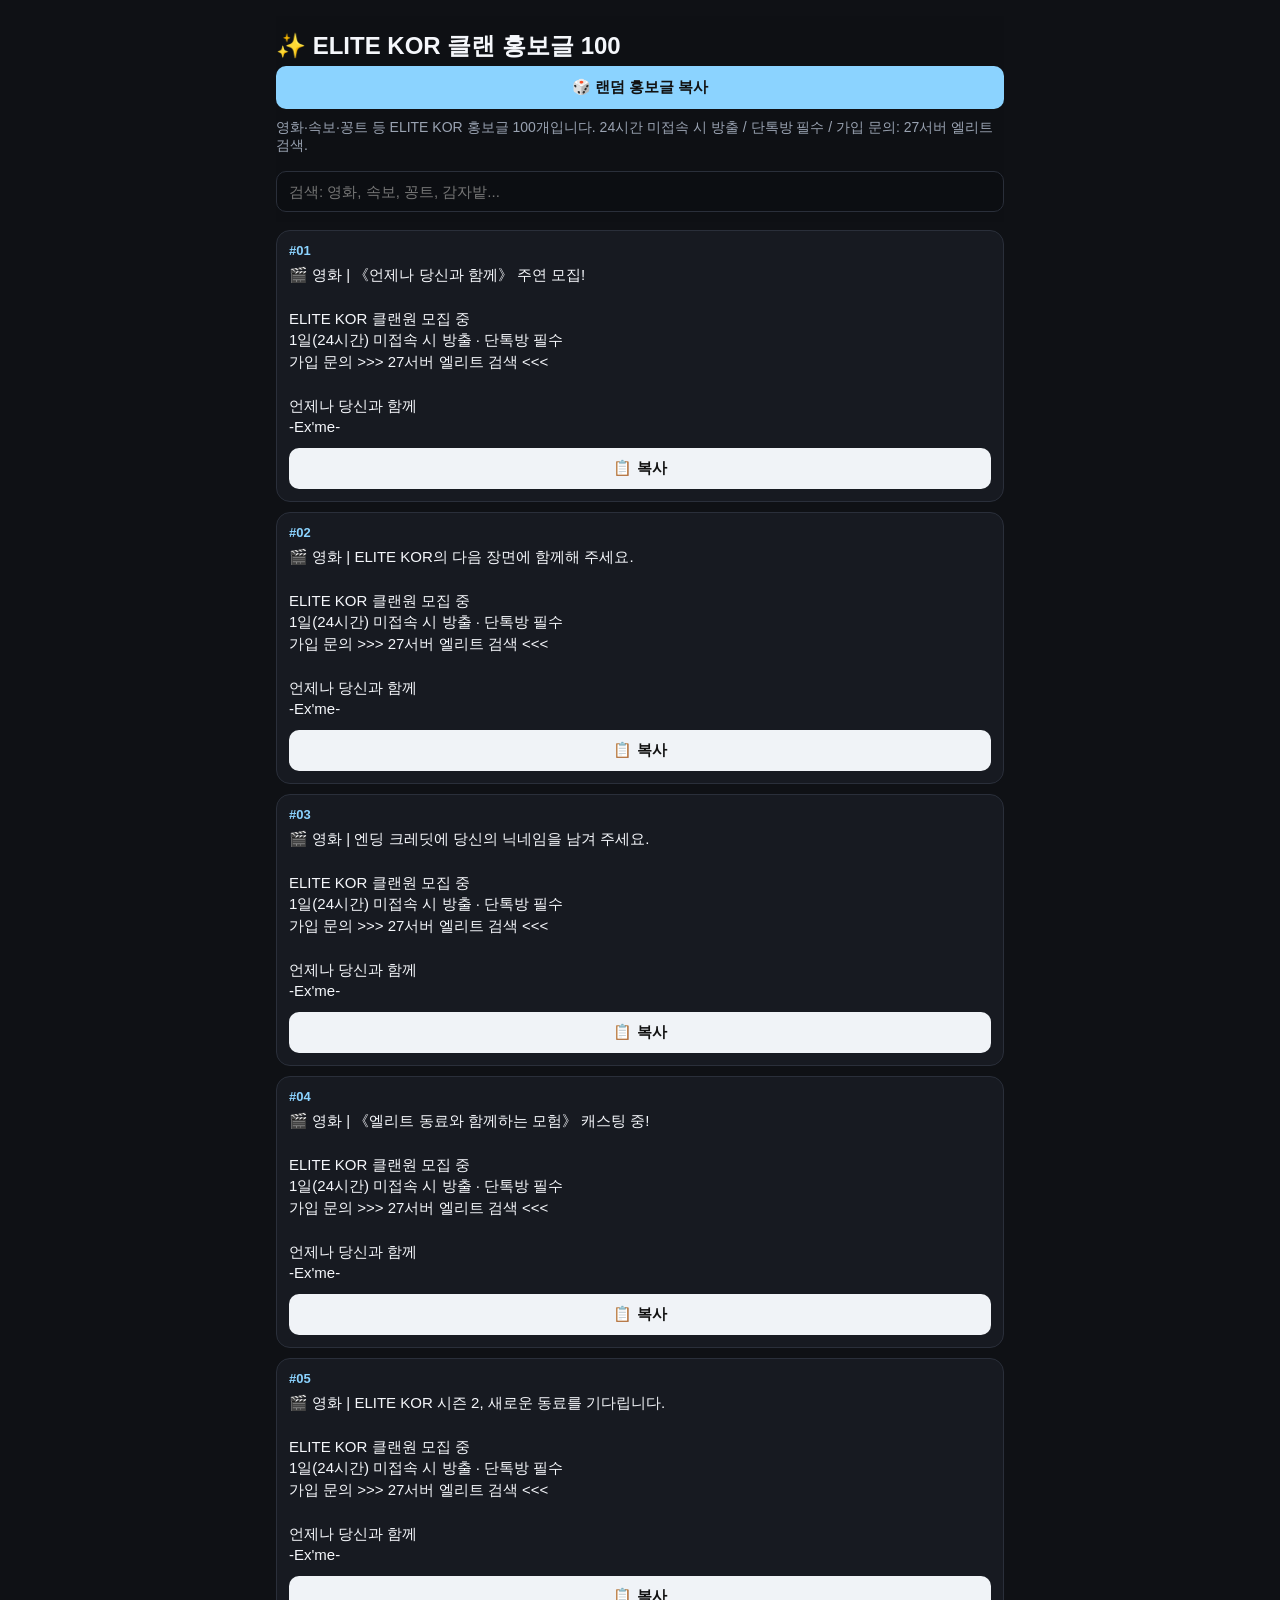
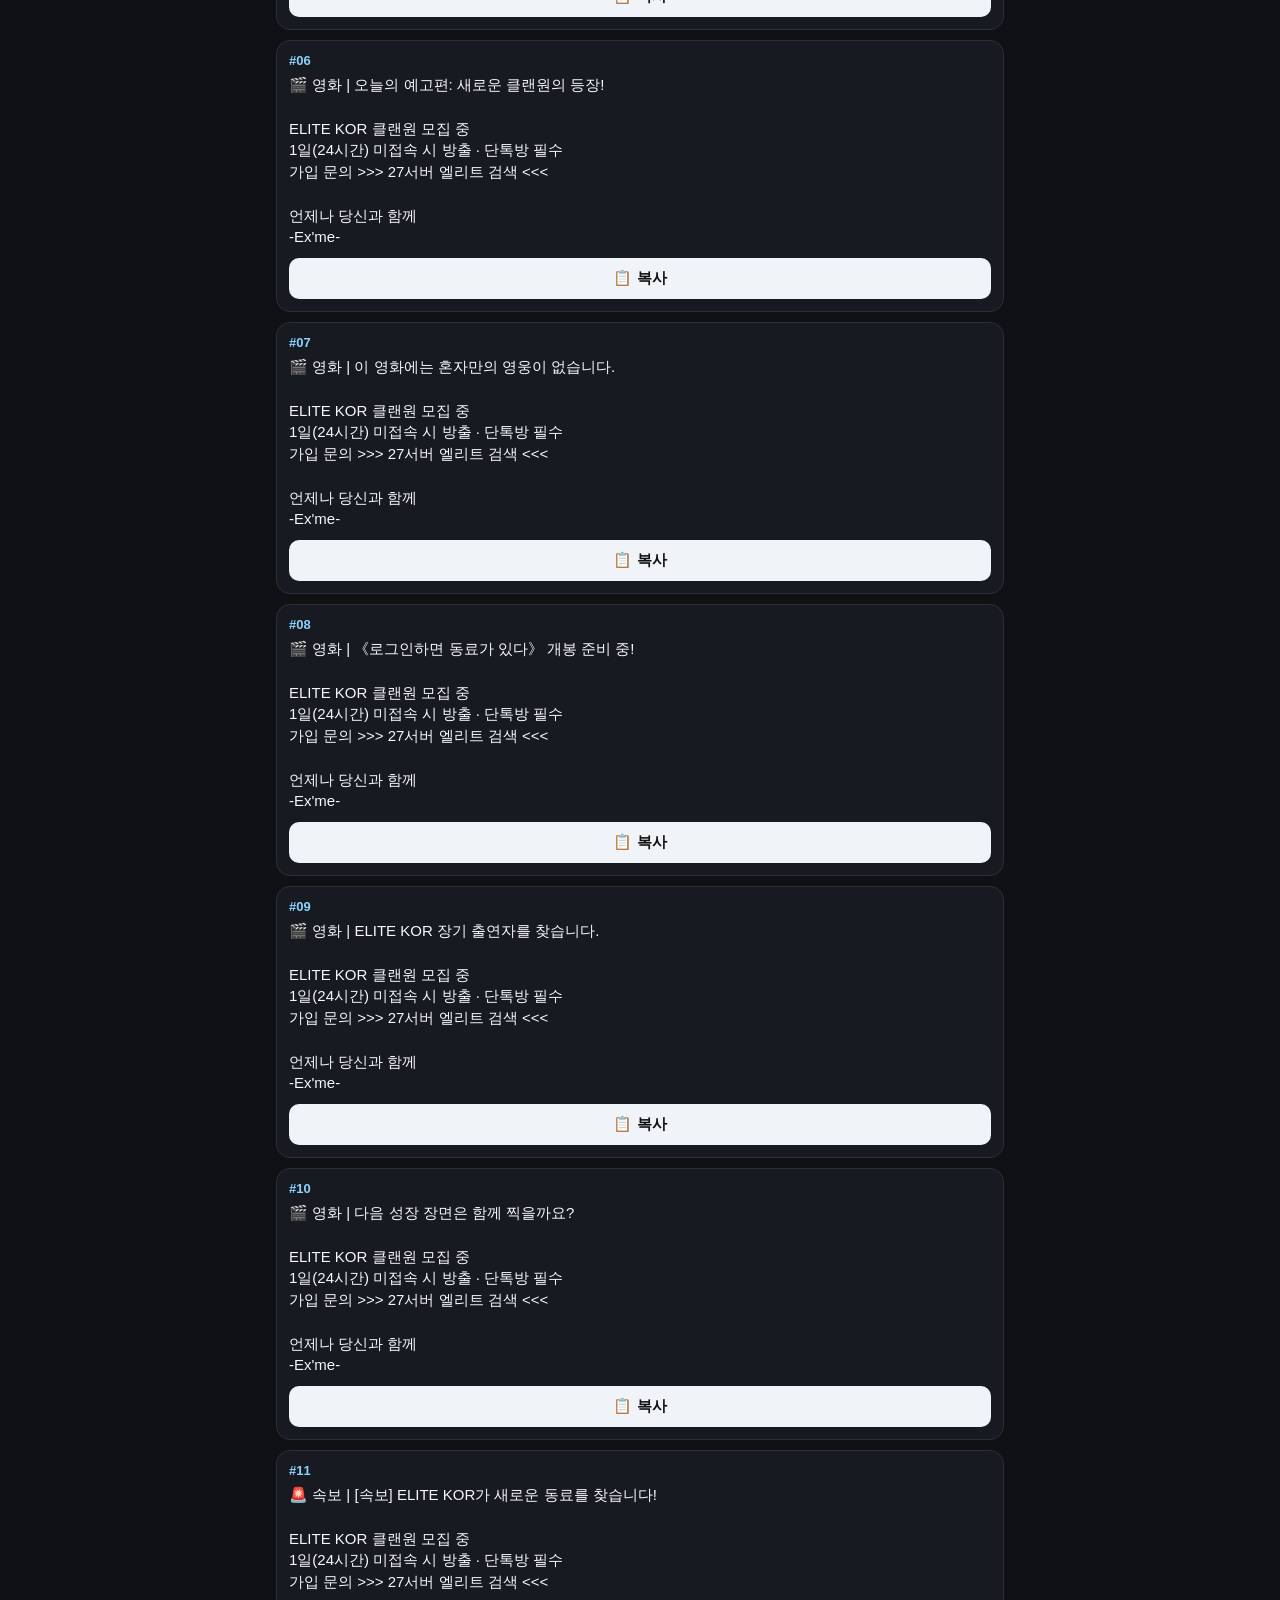
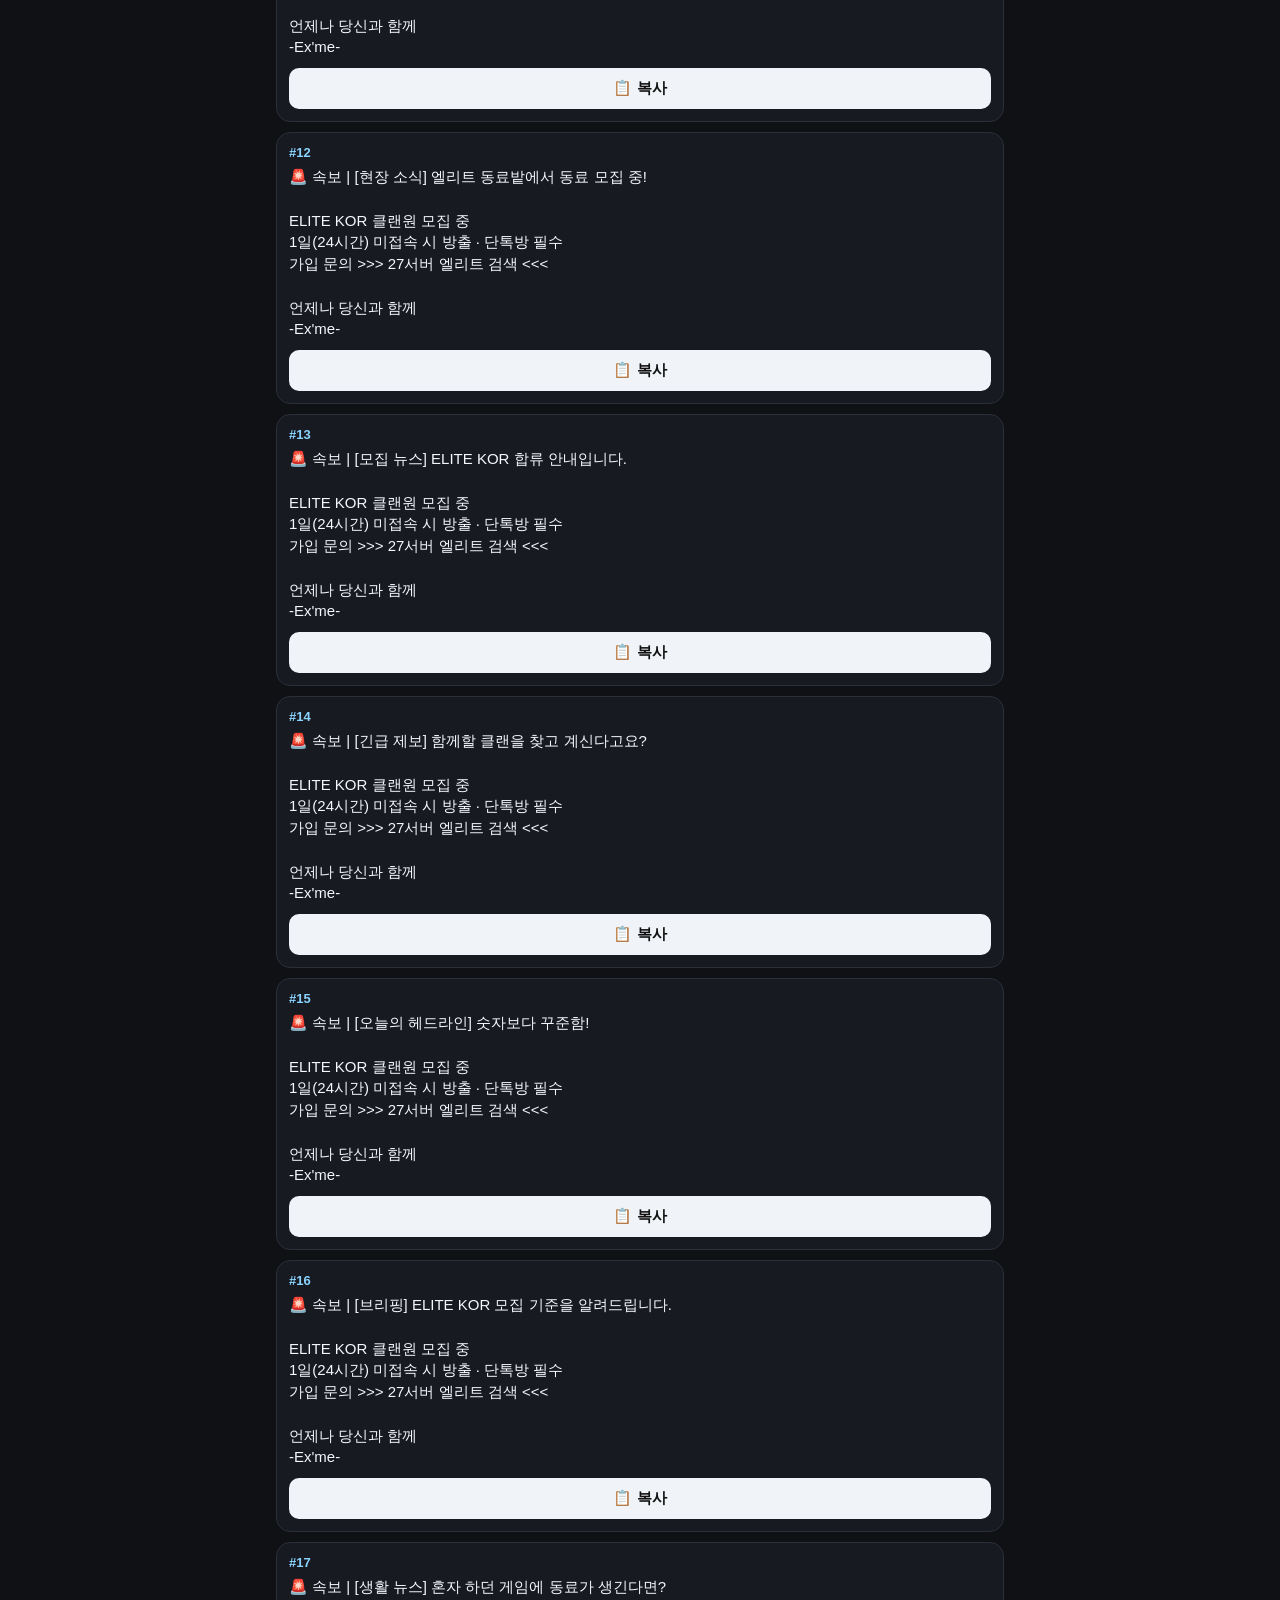
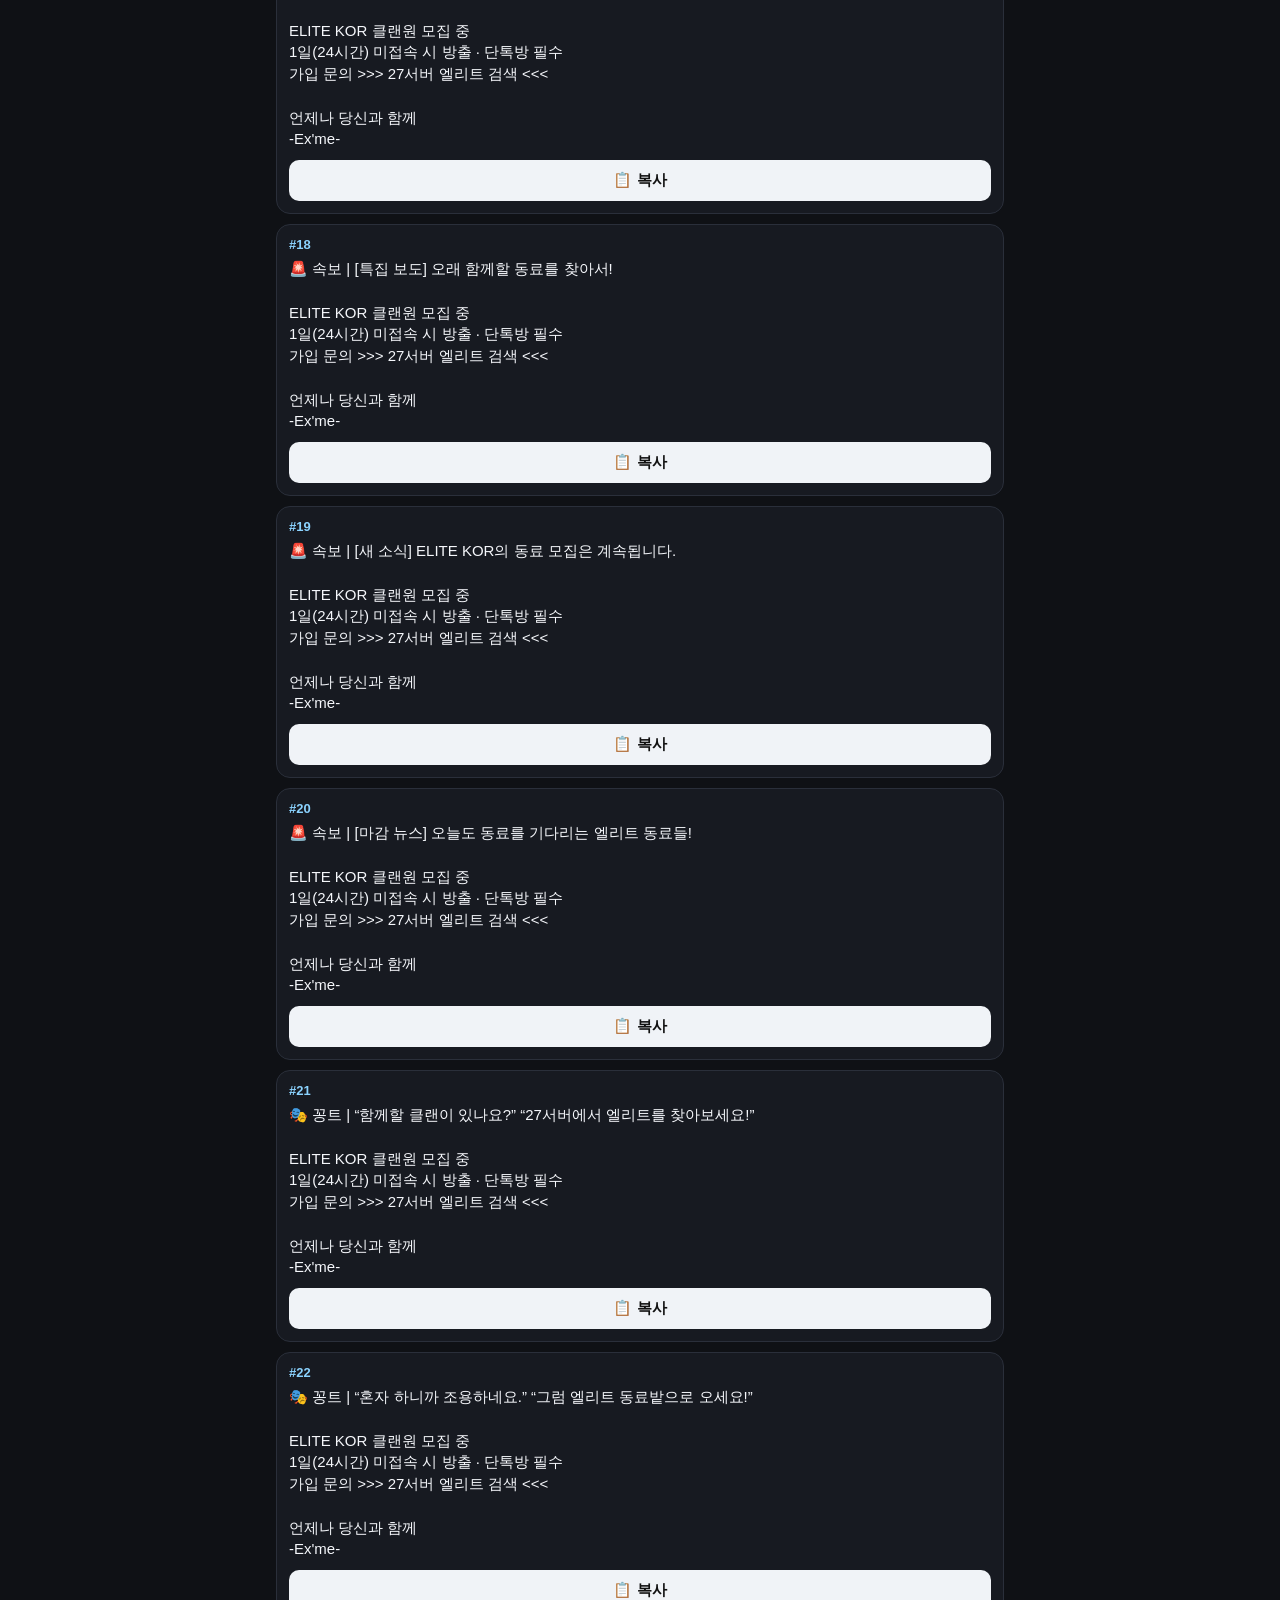
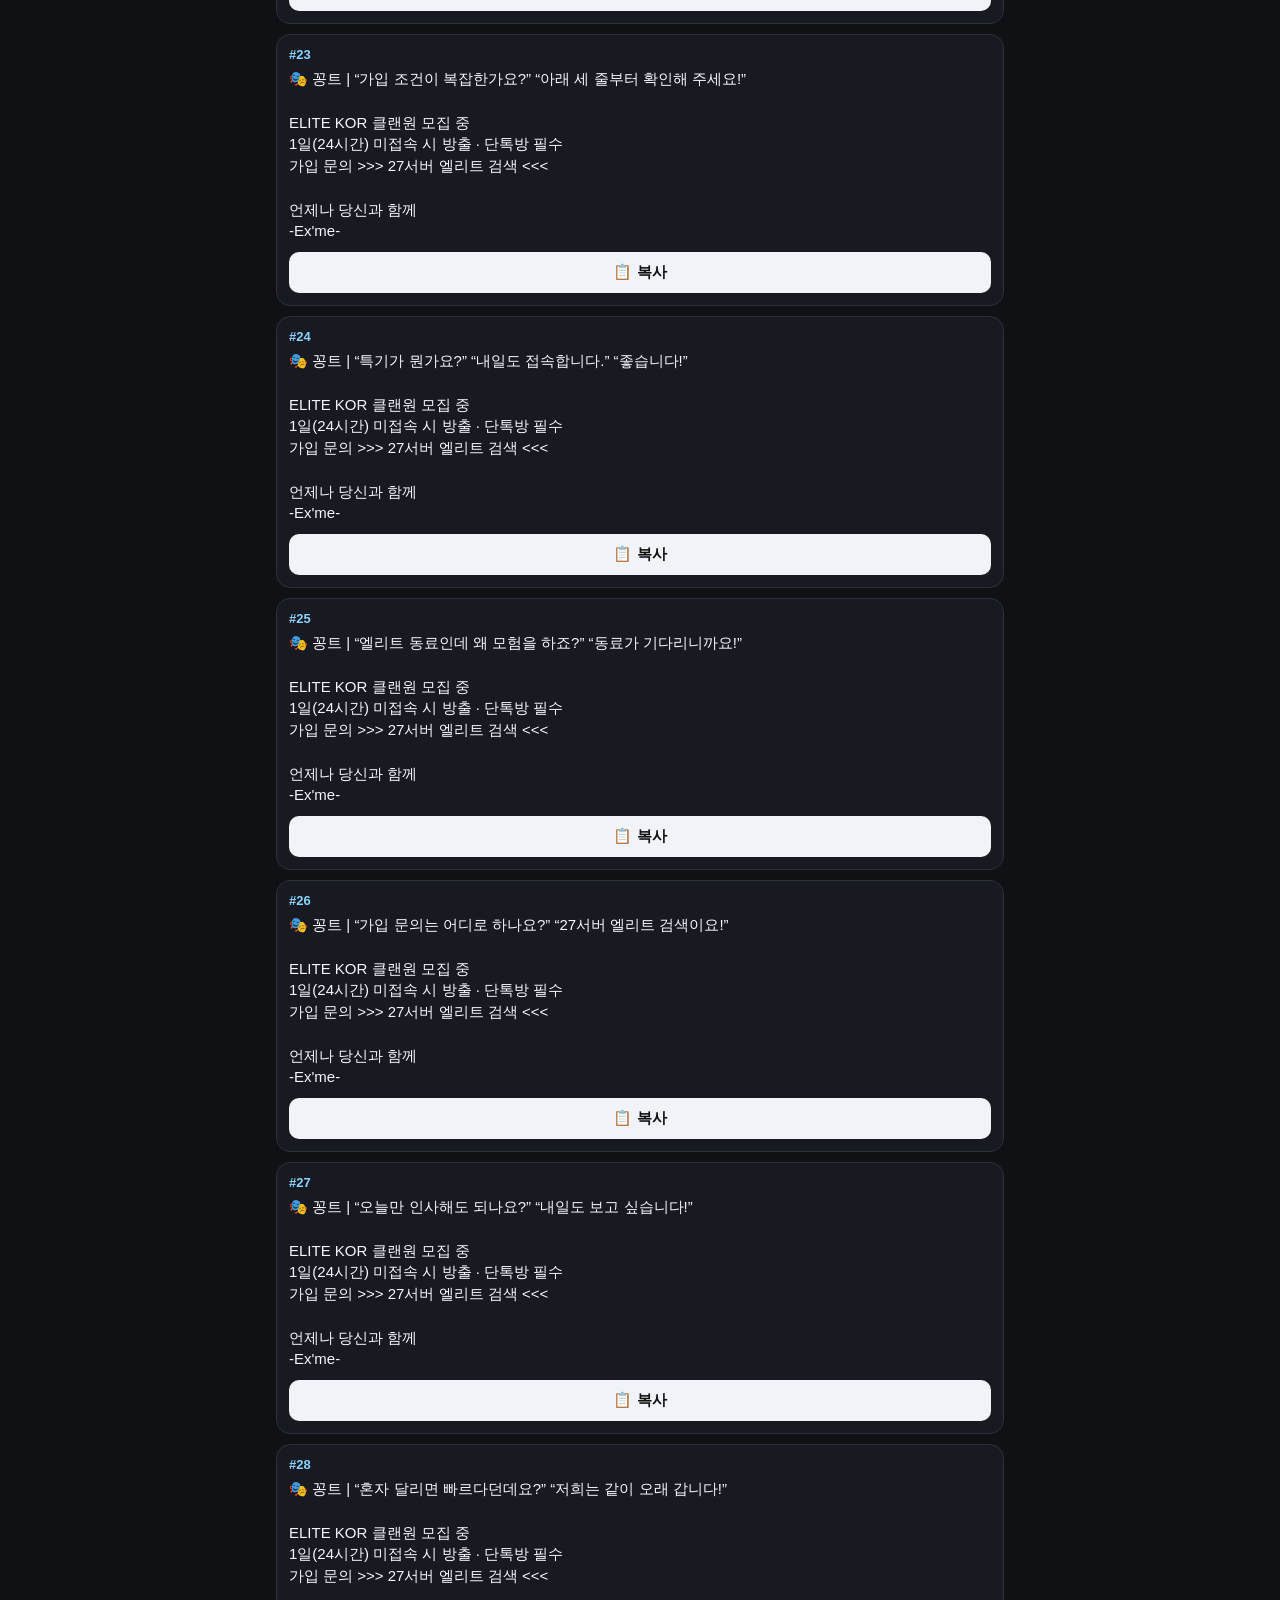
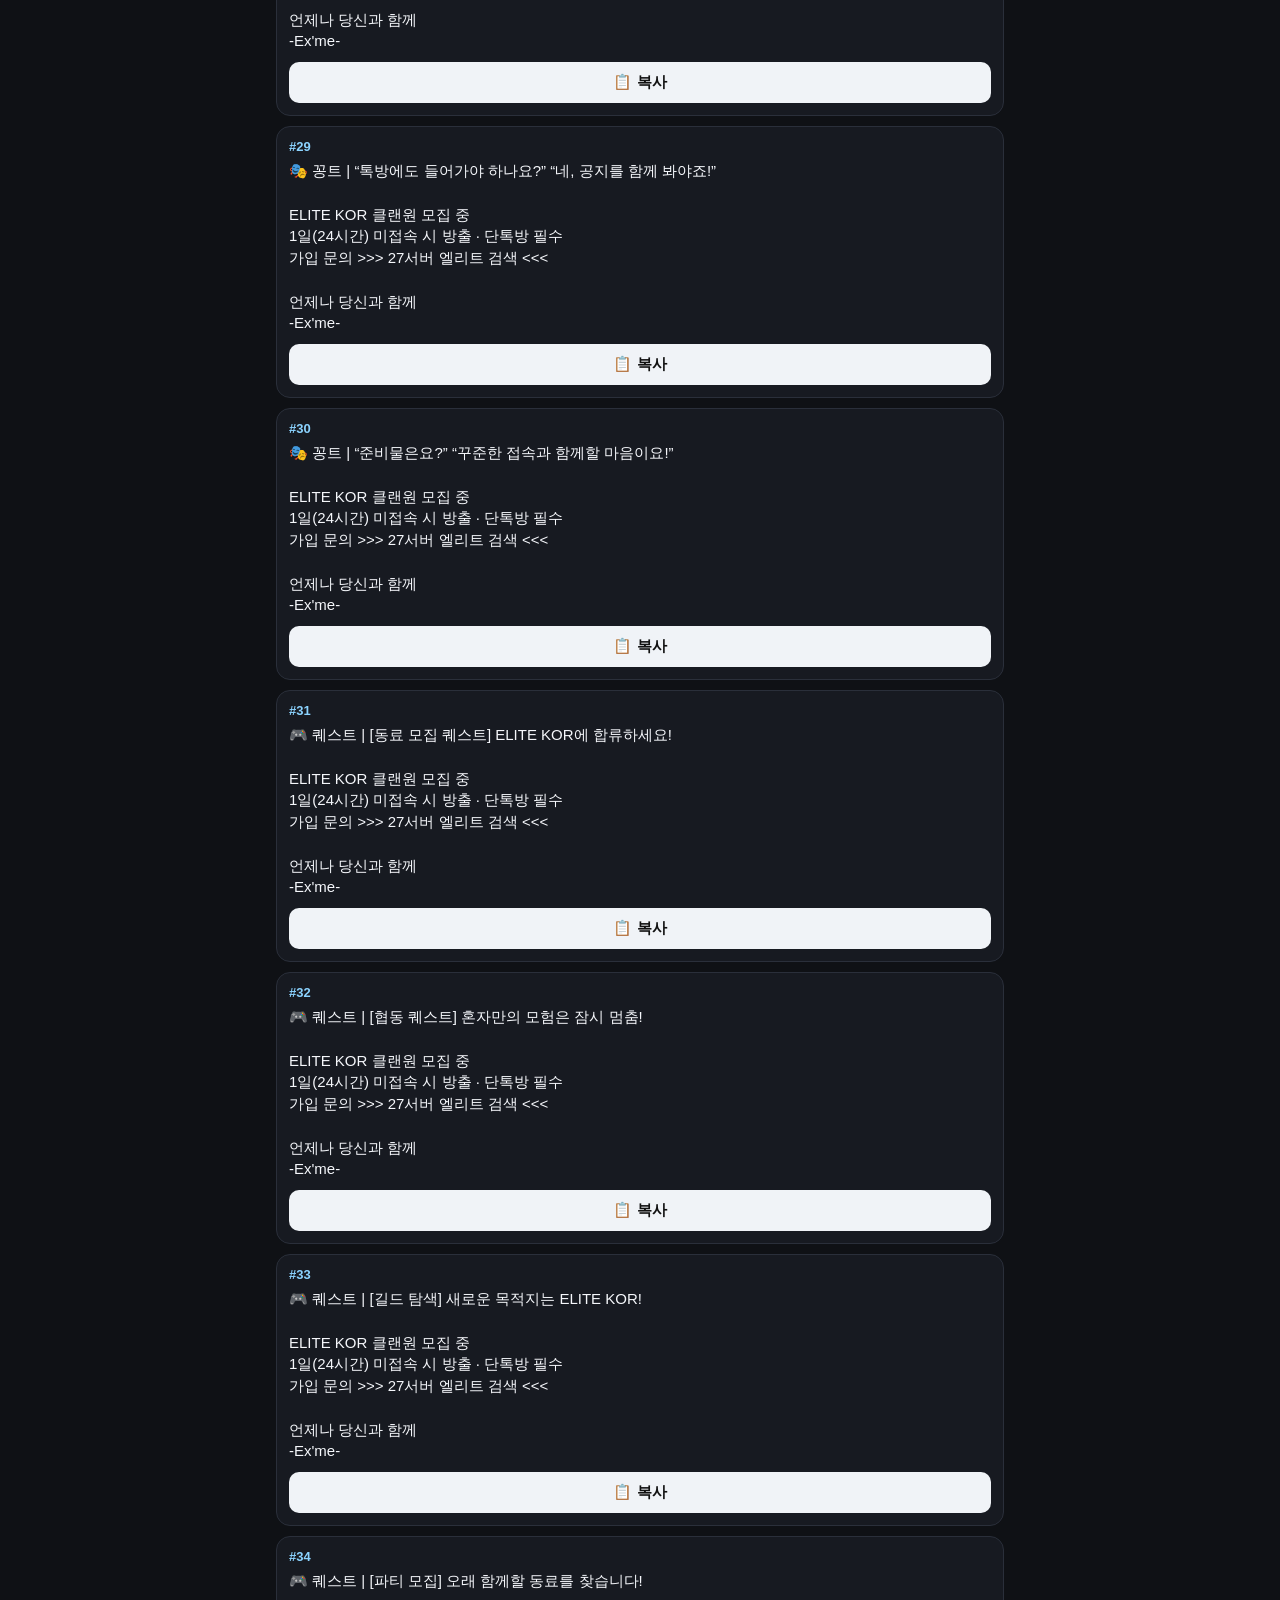
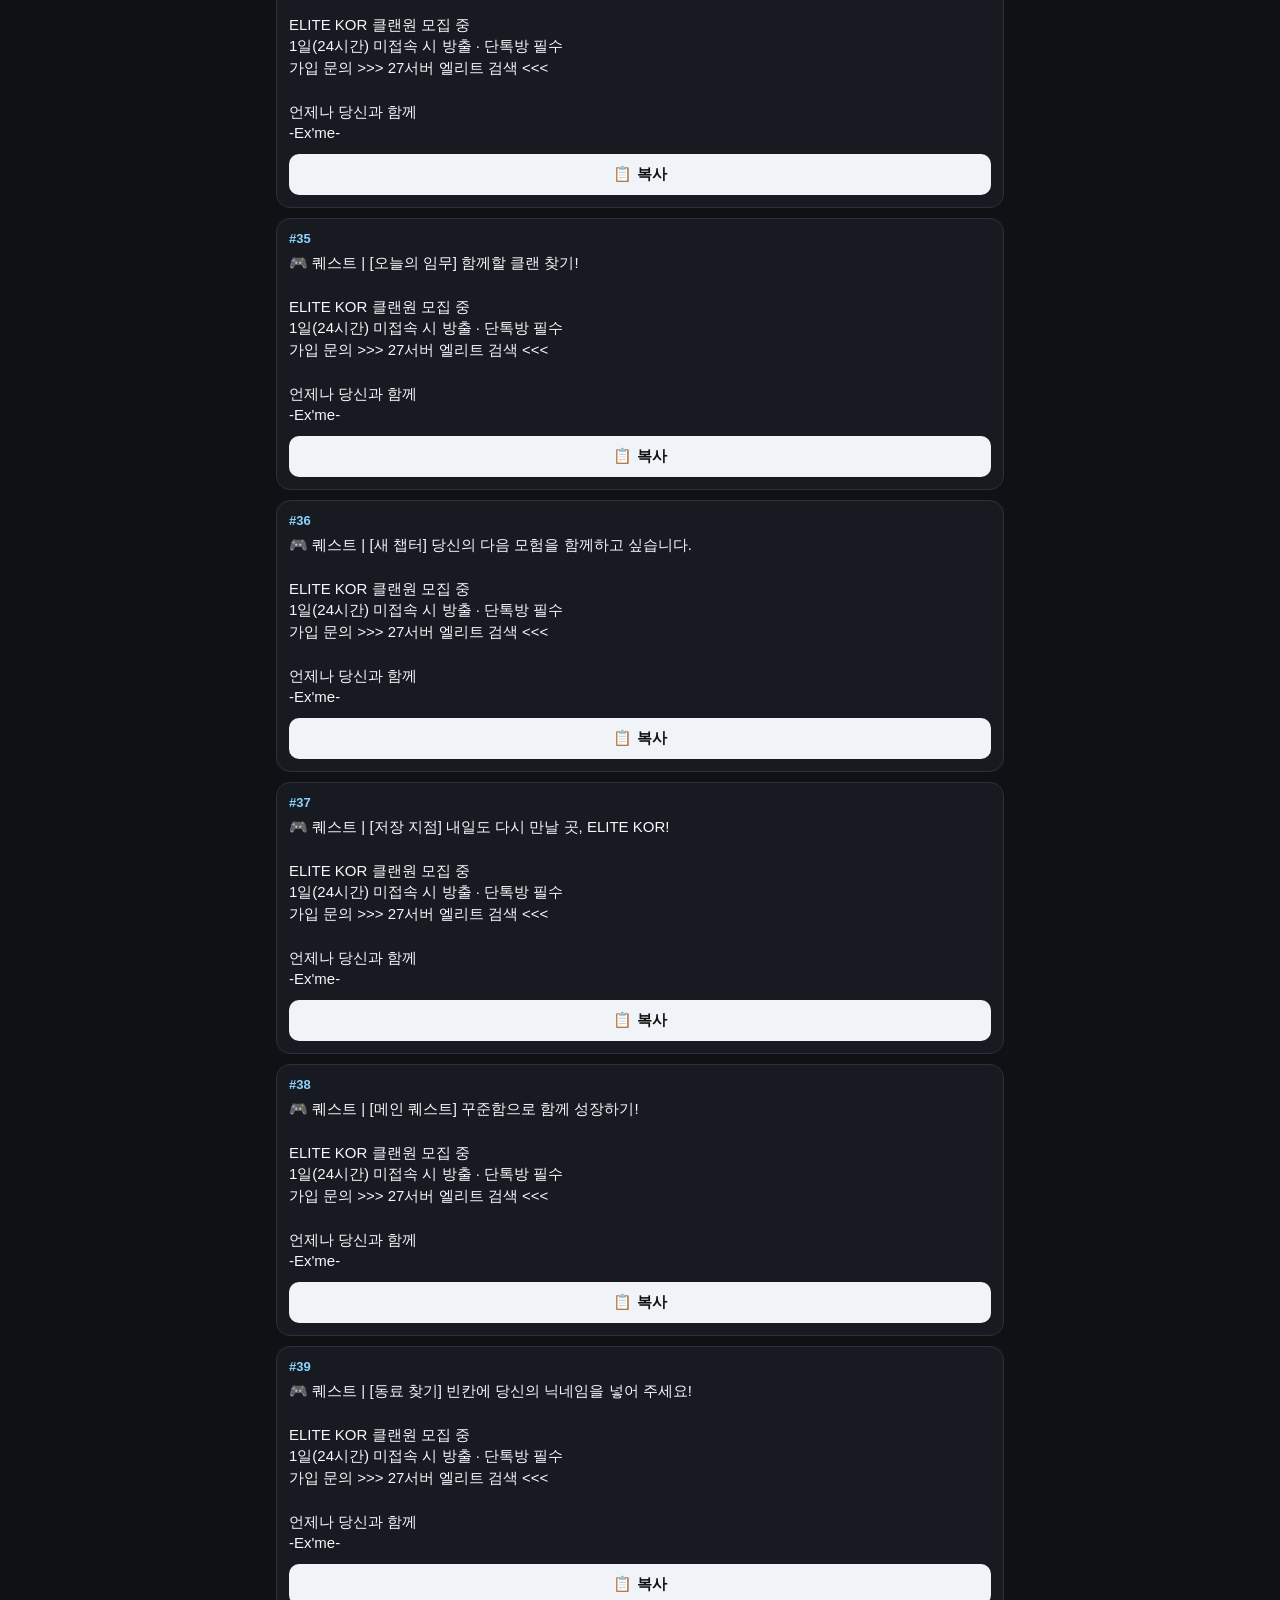
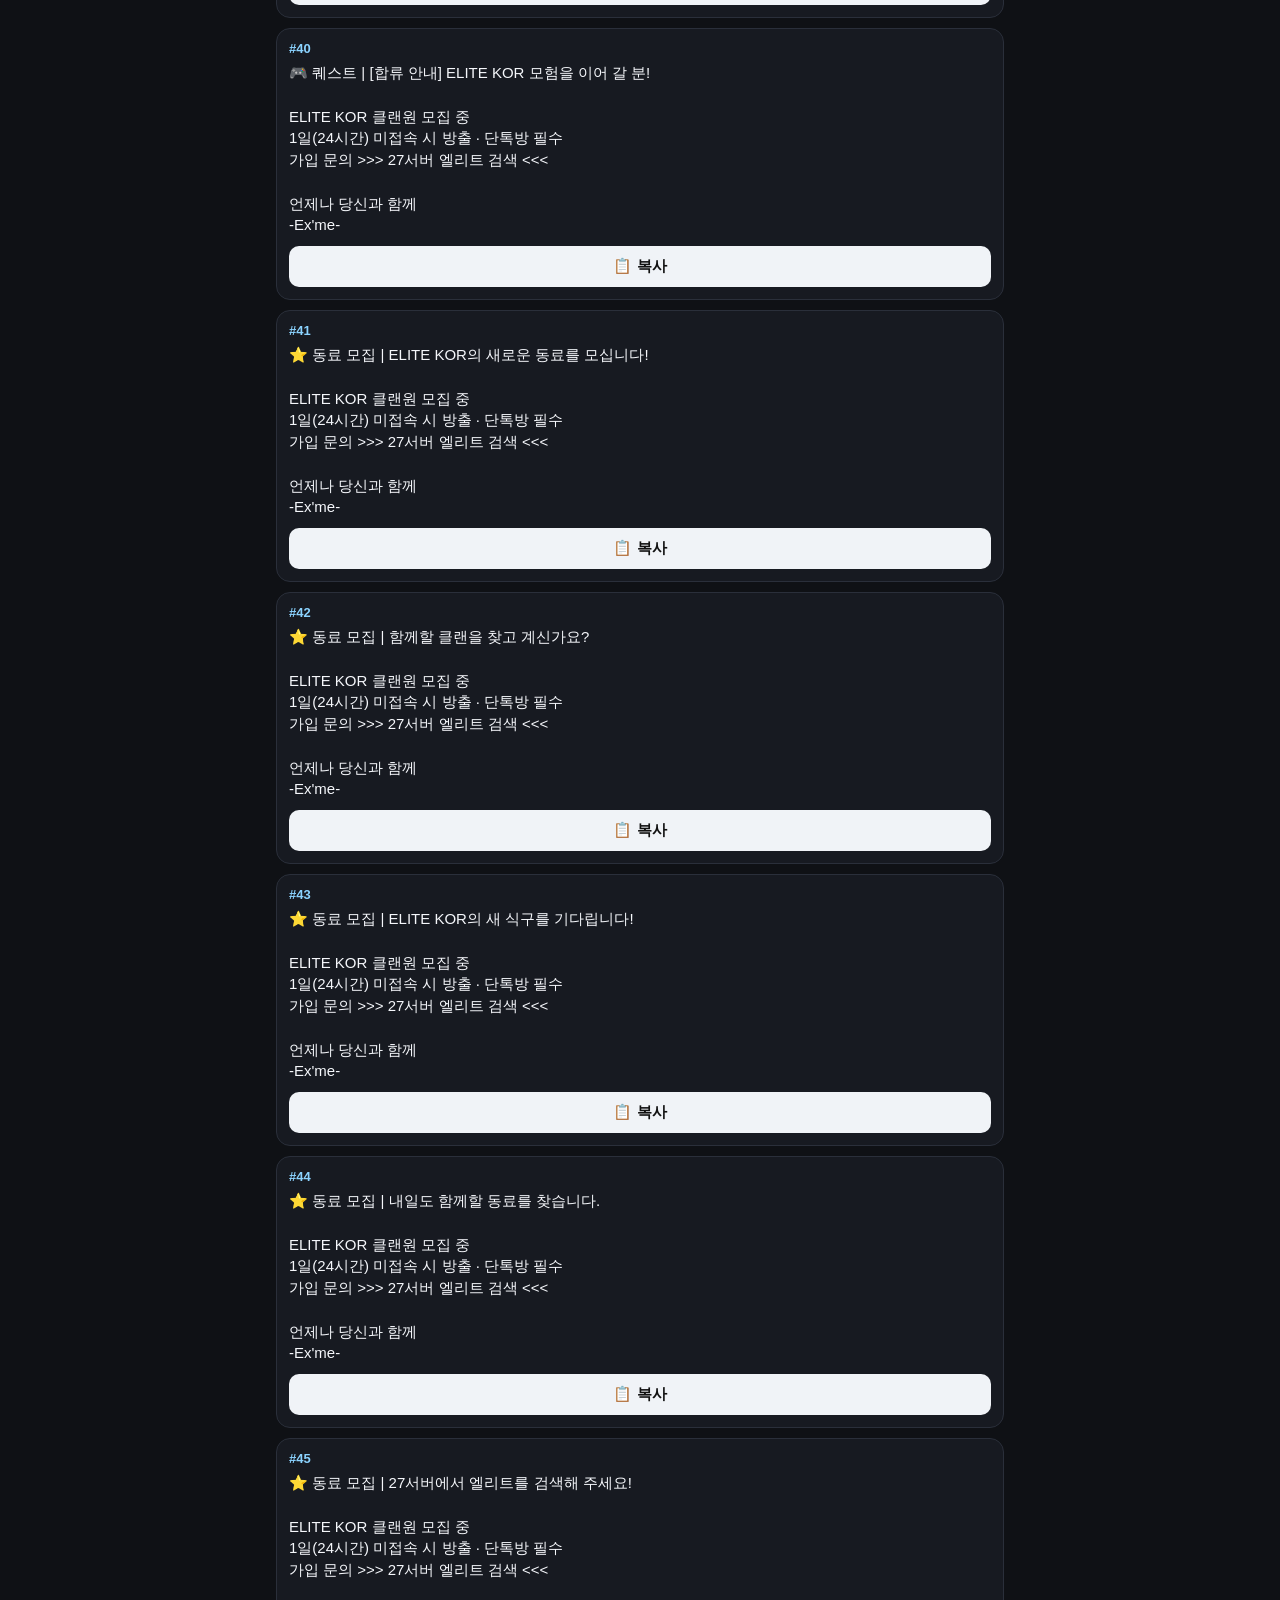
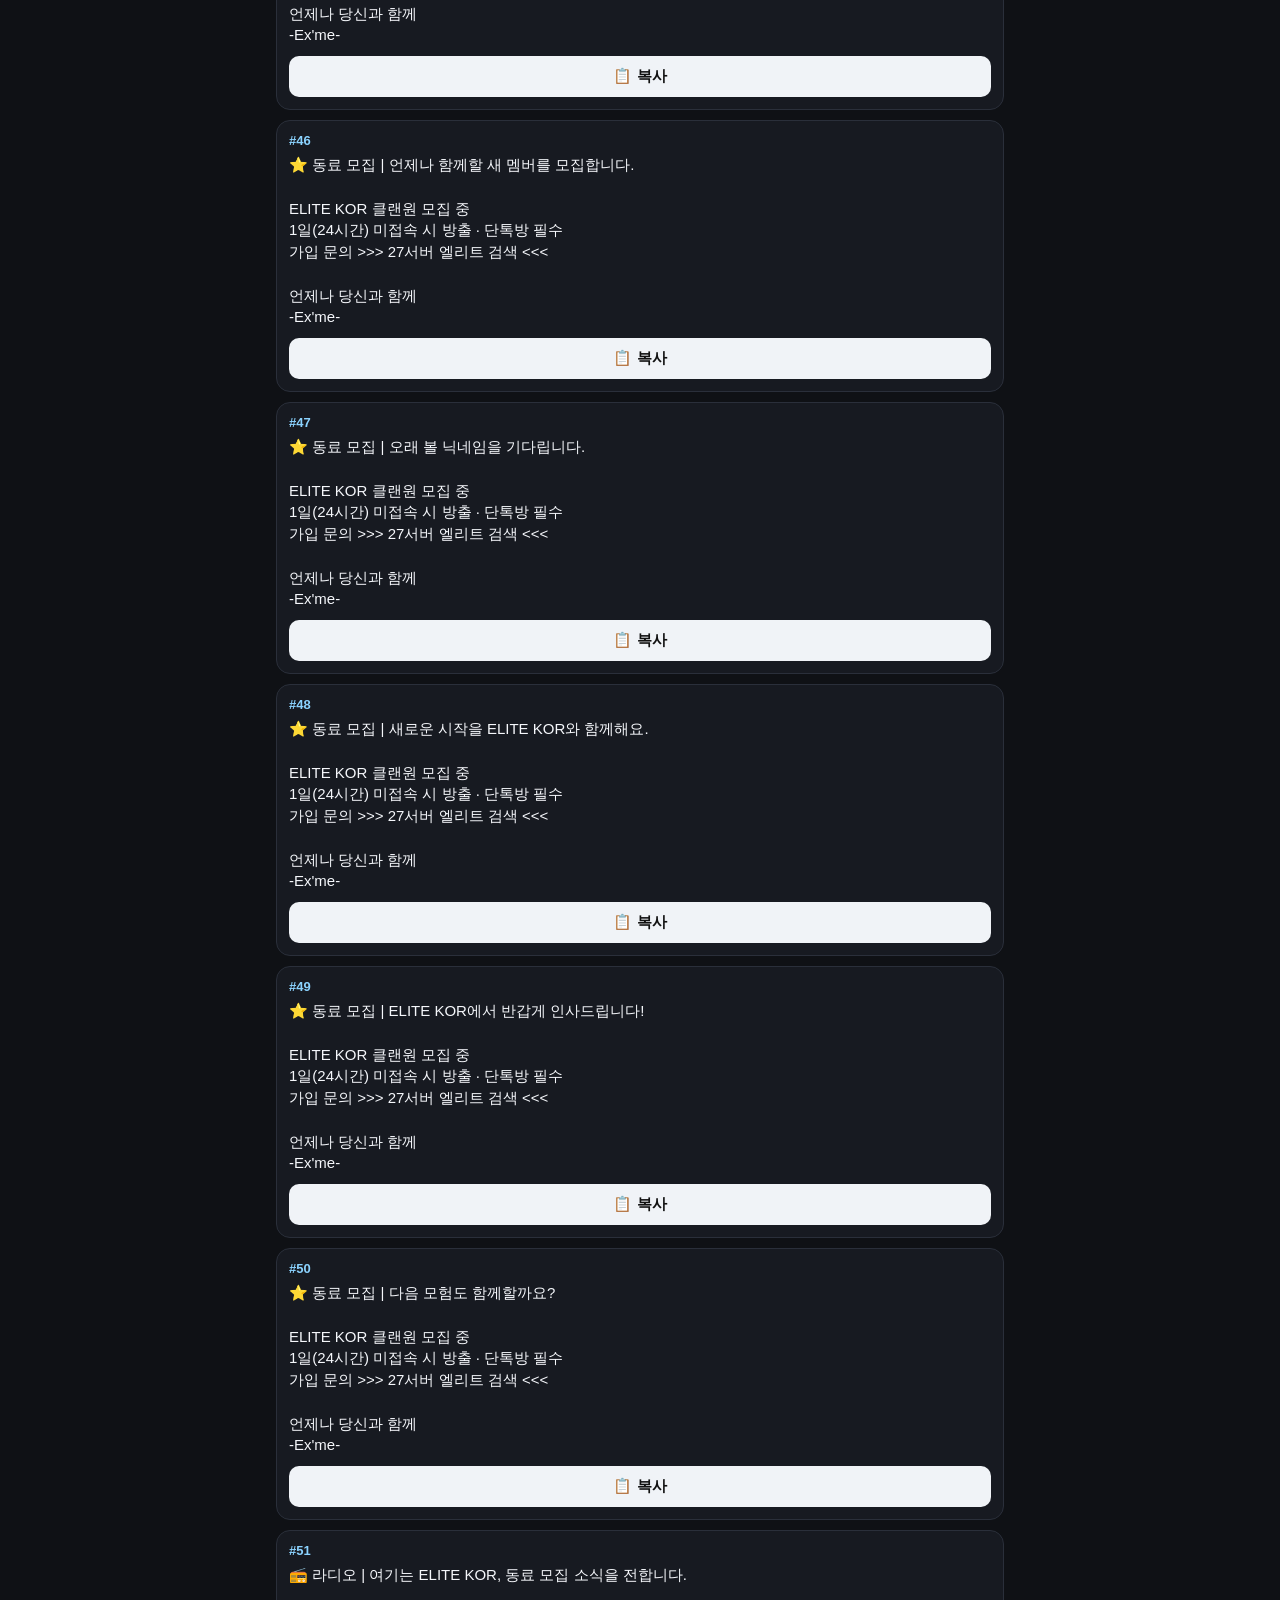
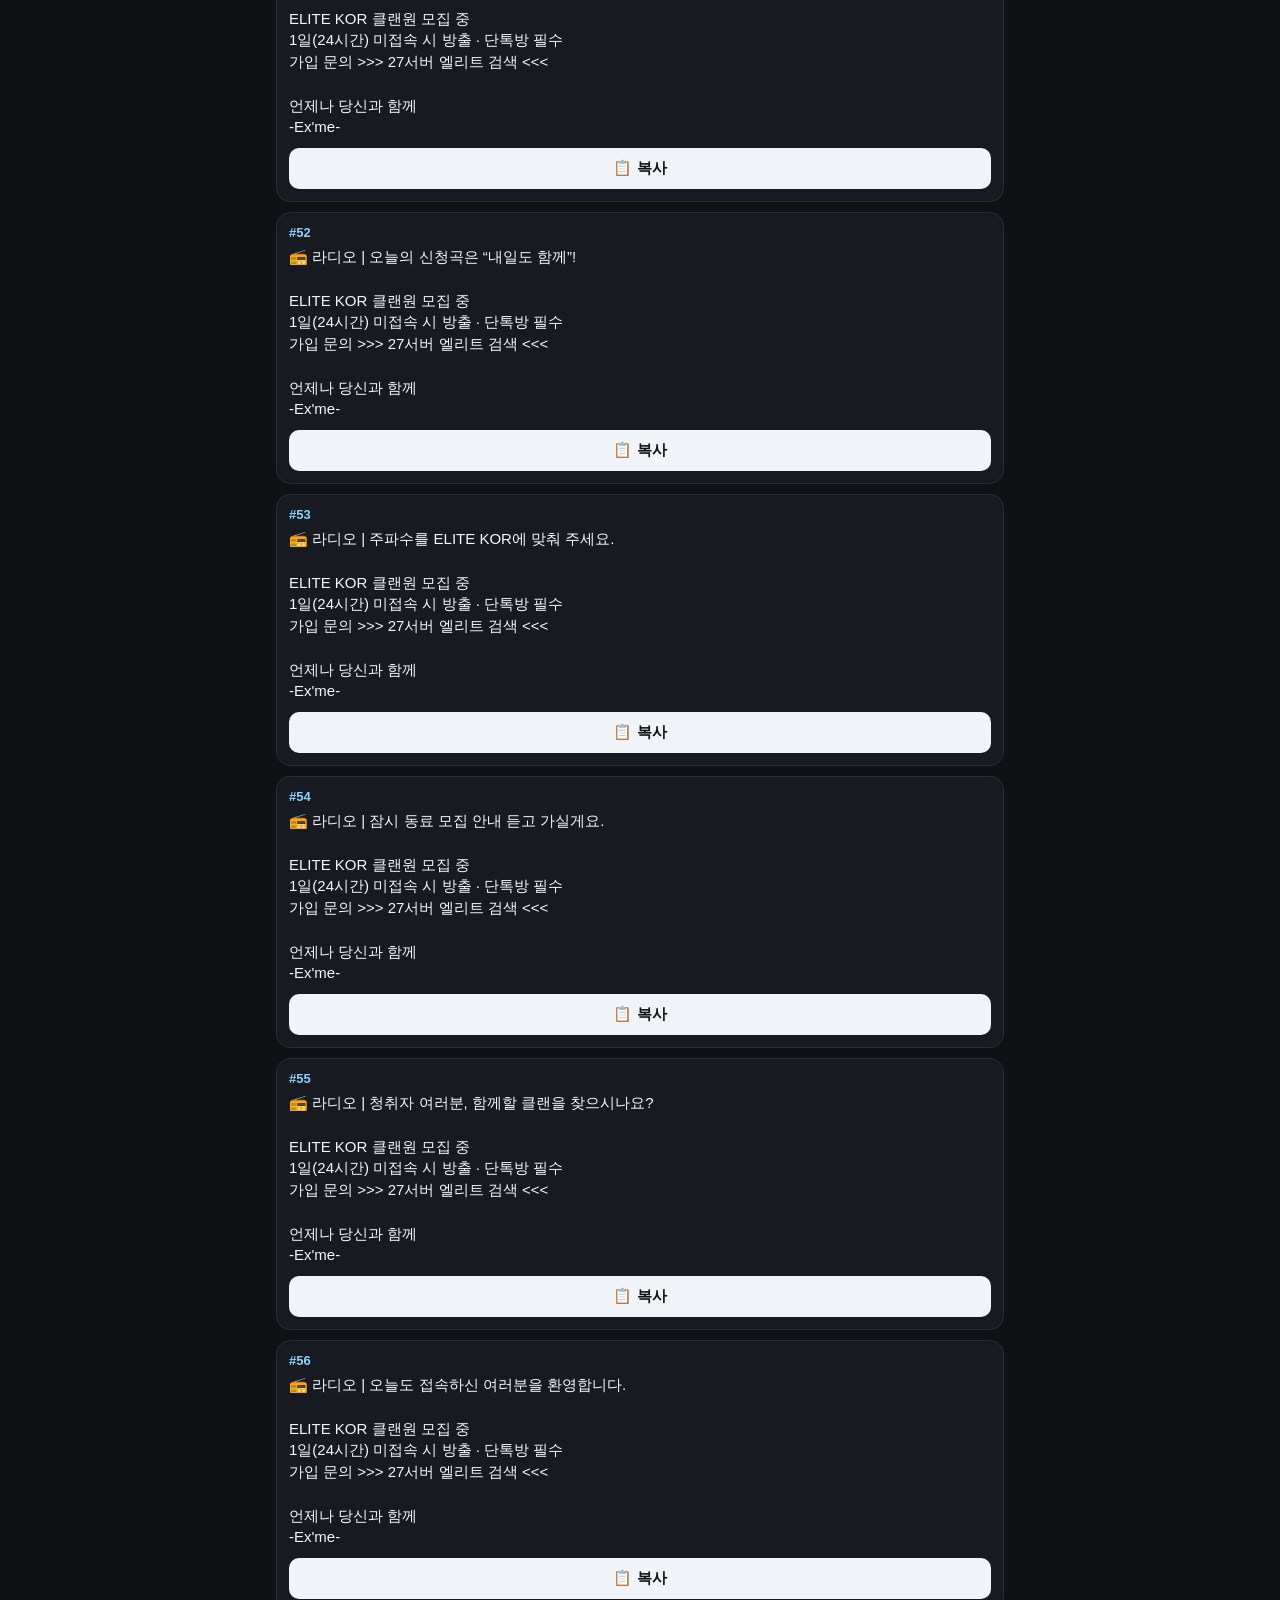
<file: elite.html>
<!doctype html>
<html lang="ko">
<head>
<meta charset="utf-8">
<meta name="viewport" content="width=device-width, initial-scale=1">
<title>ELITE KOR 클랜 홍보글 100</title>
<style>
:root{color-scheme:dark;--bg:#0f1115;--card:#171a21;--line:#2a2f3a;--text:#f5f7fb;--muted:#9aa3b2;--accent:#8bd3ff}
*{box-sizing:border-box}body{margin:0;background:var(--bg);color:var(--text);font-family:-apple-system,BlinkMacSystemFont,"Segoe UI",Roboto,"Noto Sans KR",sans-serif}.wrap{max-width:760px;margin:0 auto;padding:16px}h1{font-size:24px;margin:6px 0 4px}.desc{color:var(--muted);margin:0 0 16px;font-size:14px}.grid{display:grid;gap:10px}.card{border:1px solid var(--line);background:var(--card);border-radius:14px;padding:12px}.num{color:var(--accent);font-weight:700;margin-bottom:6px;font-size:13px}pre{margin:0;white-space:pre-wrap;word-break:keep-all;font-family:inherit;font-size:15px;line-height:1.45}button{width:100%;margin-top:10px;padding:11px 12px;border:0;border-radius:10px;font-weight:700;font-size:15px;background:#f0f3f7;color:#111;cursor:pointer}button:active{transform:scale(.99)}.top{position:sticky;top:0;z-index:10;background:rgba(15,17,21,.92);backdrop-filter:blur(8px);padding:8px 0 10px;margin-bottom:8px}.search{width:100%;padding:11px 12px;border-radius:10px;border:1px solid var(--line);background:#0c0e12;color:var(--text);font-size:15px}.hidden{display:none}.lang-switch{display:grid;grid-template-columns:repeat(3,1fr);gap:8px;margin:10px 0}.lang-switch button{margin:0;background:#242a35;color:#dce3ee;border:1px solid var(--line)}.lang-switch button.active{background:var(--accent);color:#071019;border-color:var(--accent)}.random-btn{width:100%;margin:0 0 10px;padding:12px;background:#8bd3ff;color:#111;font-weight:800}.loading{color:var(--muted);padding:20px;text-align:center}
</style>
</head>
<body>
<div class="wrap">
<div class="top">
<h1 id="pageTitle">✨ ELITE KOR 클랜 홍보글 100</h1>

<button class="random-btn" id="randomCopyBtn" onclick="randomCopy(this)">🎲 랜덤 홍보글 복사</button>
<p class="desc" id="desc">영화·속보·꽁트 등 ELITE KOR 홍보글 100개입니다. 24시간 미접속 시 방출 / 단톡방 필수 / 가입 문의: 27서버 엘리트 검색.</p>
<input class="search" id="search" placeholder="검색: 영화, 속보, 꽁트, 감자밭..." oninput="filterCards()">
</div>
<section class="grid" id="grid"><div class="loading">불러오는 중...</div></section>
</div>
<script>
const files={ko:'elite-array.json',en:'potato-en-array.json',jp:'potato-jp-array.json'};
const cache={};let currentLanguage='ko';let currentPosts=[];let lastRandomIndex=-1;
const ui={
ko:{title:'✨ ELITE KOR 클랜 홍보글 100',random:'🎲 랜덤 홍보글 복사',desc:'영화·속보·꽁트 등 ELITE KOR 홍보글 100개입니다. 24시간 미접속 시 방출 / 단톡방 필수 / 가입 문의: 27서버 엘리트 검색.',search:'검색: 영화, 속보, 꽁트, 감자밭...',copy:'📋 복사',copied:'✅ 복사됨',loading:'불러오는 중...'},
en:{title:'✨ 50 ELITE KOR Recruitment Posts',random:'🎲 Copy a Random Post',desc:'50 posts with No power requirement / removal after 1 inactive day / group chat required.',search:'Search: movie, news, power, group chat...',copy:'📋 Copy',copied:'✅ Copied',loading:'Loading...'},
jp:{title:'✨ ELITE KOR メンバー募集文 50選',random:'🎲 ランダム募集文をコピー',desc:'戦闘力制限なし / 1日未ログインで除名 / グループチャット必須 を含む50種類です。',search:'検索：映画、速報、戦闘力、グルチャ...',copy:'📋 コピー',copied:'✅ コピー完了',loading:'読み込み中...'}
};
async function loadPosts(lang){
if(cache[lang])return cache[lang];
const res=await fetch(files[lang]+'?v=20261109-elite100',{cache:'no-store'});if(!res.ok)throw new Error('load failed');
const data=await res.json();cache[lang]=Array.isArray(data)?data:(data.posts||[]);return cache[lang];
}
function renderPosts(posts){
const g=document.getElementById('grid');g.innerHTML='';posts.forEach((text,i)=>{const a=document.createElement('article');a.className='card';a.innerHTML=`<div class="num">#${String(i+1).padStart(2,'0')}</div><pre id="post-${i+1}"></pre><button onclick="copyPost(${i+1},this)">${ui[currentLanguage].copy}</button>`;a.querySelector('pre').textContent=text;g.appendChild(a)});filterCards();
}
async function setLanguage(lang){
currentLanguage=lang;lastRandomIndex=-1;document.documentElement.lang=lang==='jp'?'ja':lang;
['ko','en','jp'].forEach(x=>document.getElementById(x+'Btn')?.classList.toggle('active',x===lang));
const t=ui[lang];document.getElementById('pageTitle').textContent=t.title;document.getElementById('randomCopyBtn').textContent=t.random;document.getElementById('desc').textContent=t.desc;document.getElementById('search').placeholder=t.search;document.getElementById('grid').innerHTML=`<div class="loading">${t.loading}</div>`;
try{currentPosts=await loadPosts(lang);renderPosts(currentPosts)}catch(e){document.getElementById('grid').innerHTML='<div class="loading">데이터를 불러오지 못했습니다.</div>'}
}
async function writeClipboard(text){try{await navigator.clipboard.writeText(text)}catch(e){const ta=document.createElement('textarea');ta.value=text;document.body.appendChild(ta);ta.select();document.execCommand('copy');ta.remove()}}
async function copyPost(i,btn){const text=currentPosts[i-1]||'';await writeClipboard(text);const old=btn.textContent;btn.textContent=ui[currentLanguage].copied;setTimeout(()=>btn.textContent=old,1200)}
async function randomCopy(btn){if(!currentPosts.length)return;let idx;do{idx=Math.floor(Math.random()*currentPosts.length)}while(currentPosts.length>1&&idx===lastRandomIndex);lastRandomIndex=idx;await writeClipboard(currentPosts[idx]);const old=btn.textContent;btn.textContent='✅ #'+String(idx+1).padStart(2,'0')+(currentLanguage==='ko'?' 복사됨':currentLanguage==='jp'?' コピー完了':' Copied');setTimeout(()=>btn.textContent=old,1500)}
function filterCards(){const q=document.getElementById('search').value.trim().toLowerCase();document.querySelectorAll('.card').forEach(card=>card.classList.toggle('hidden',q&&!card.innerText.toLowerCase().includes(q)))}
setLanguage('ko');
</script>
</body>
</html>
</file>
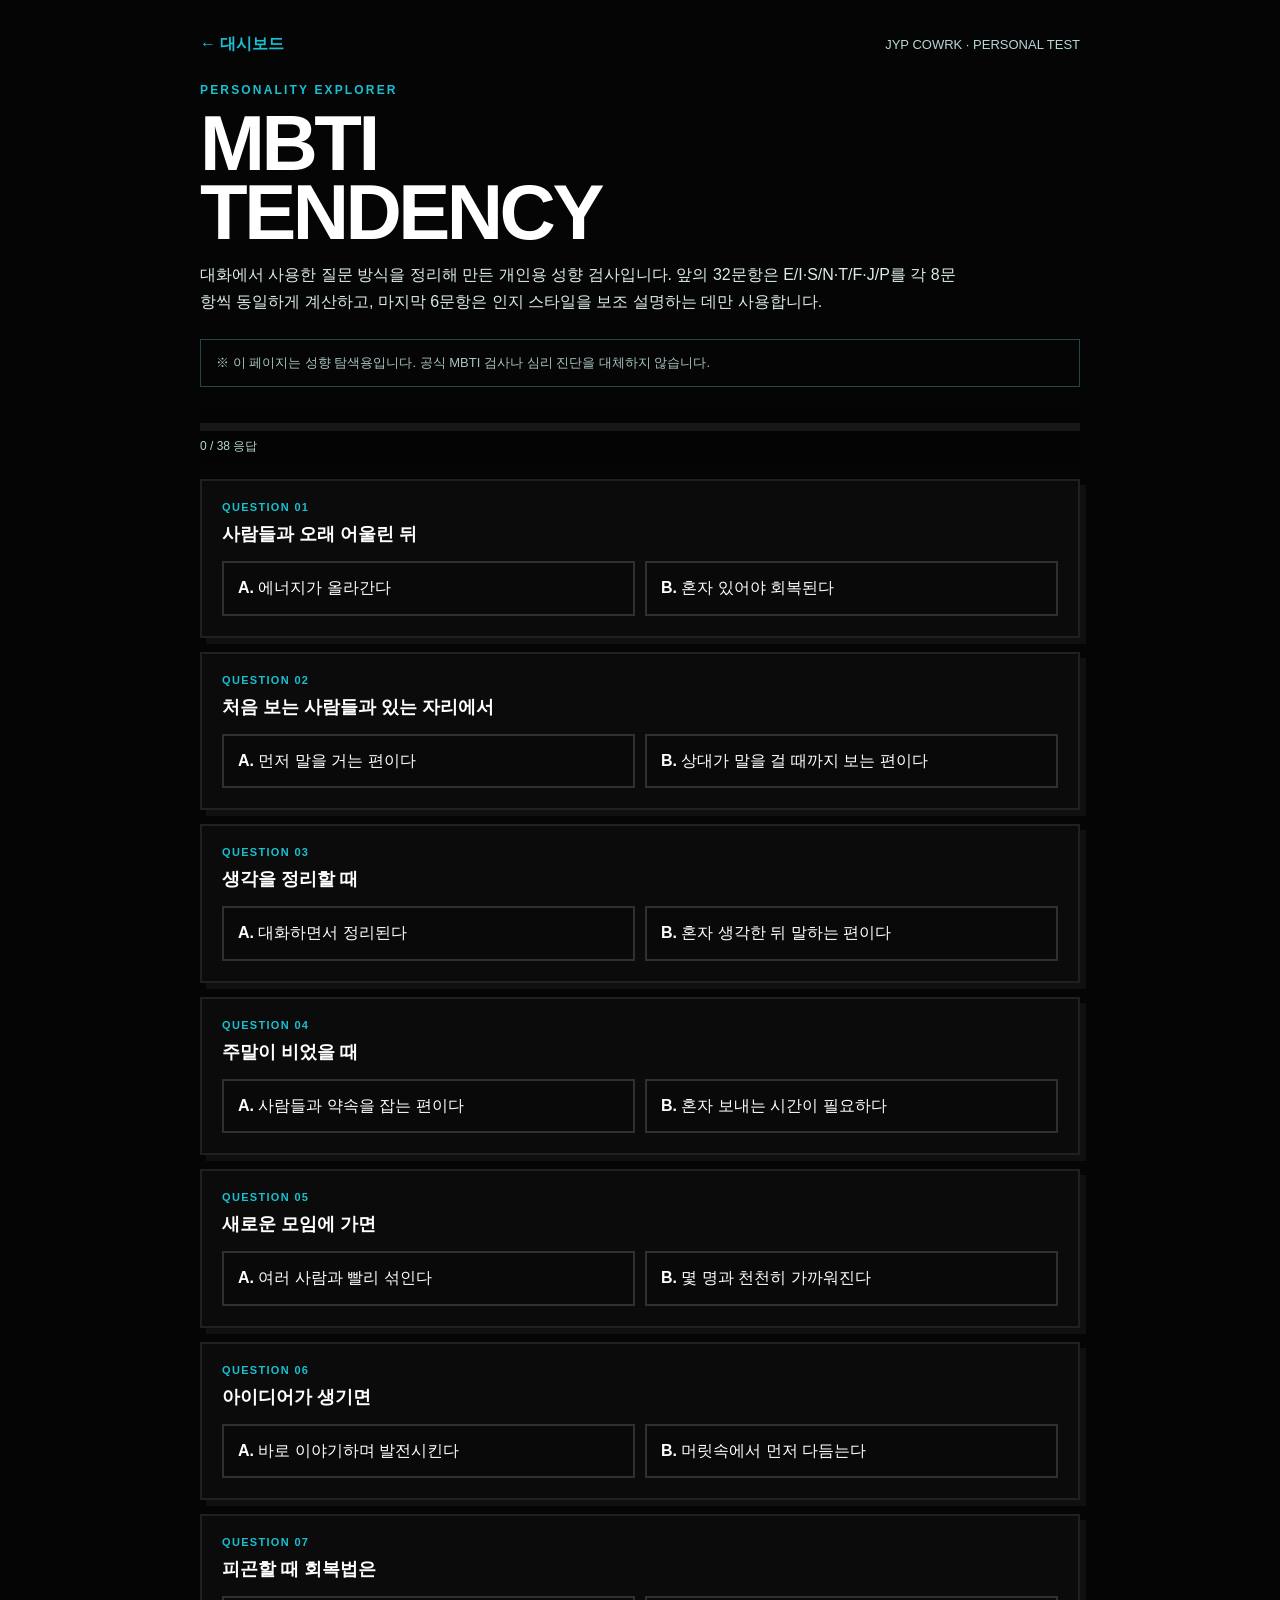
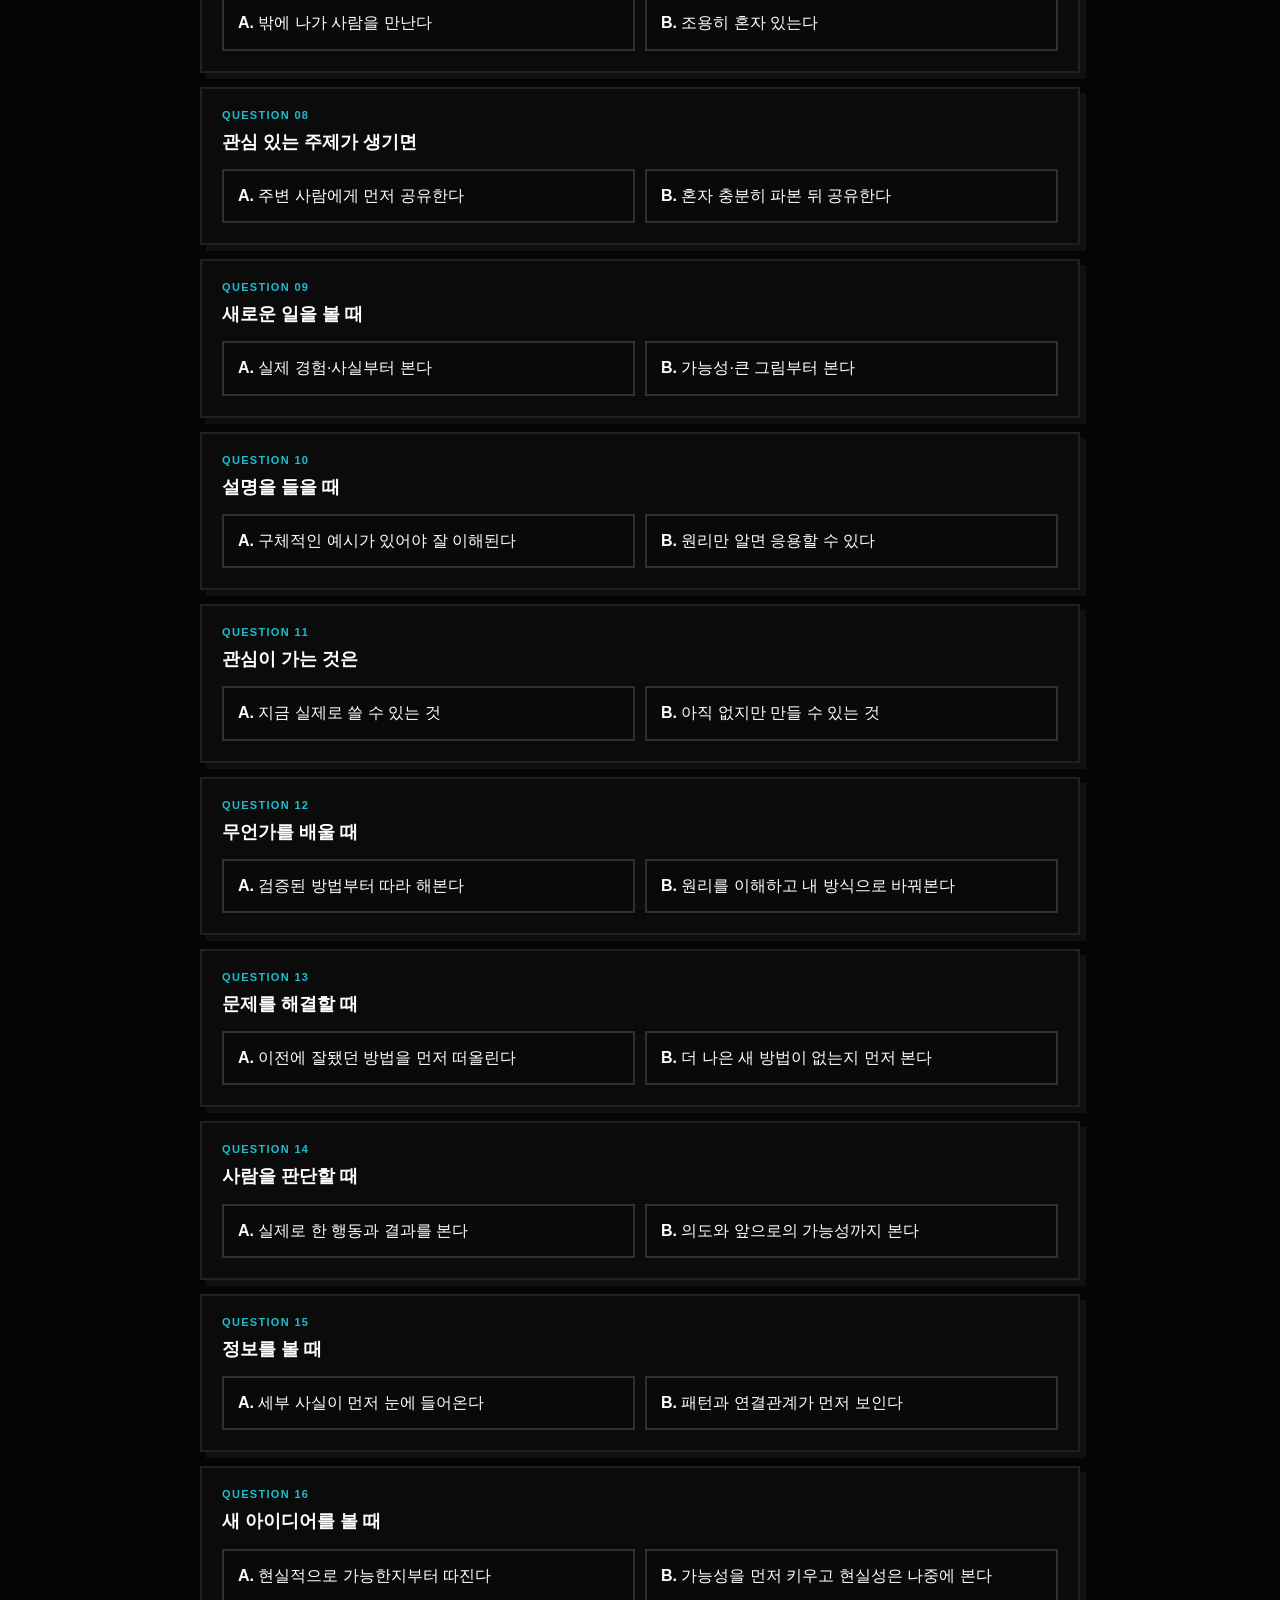
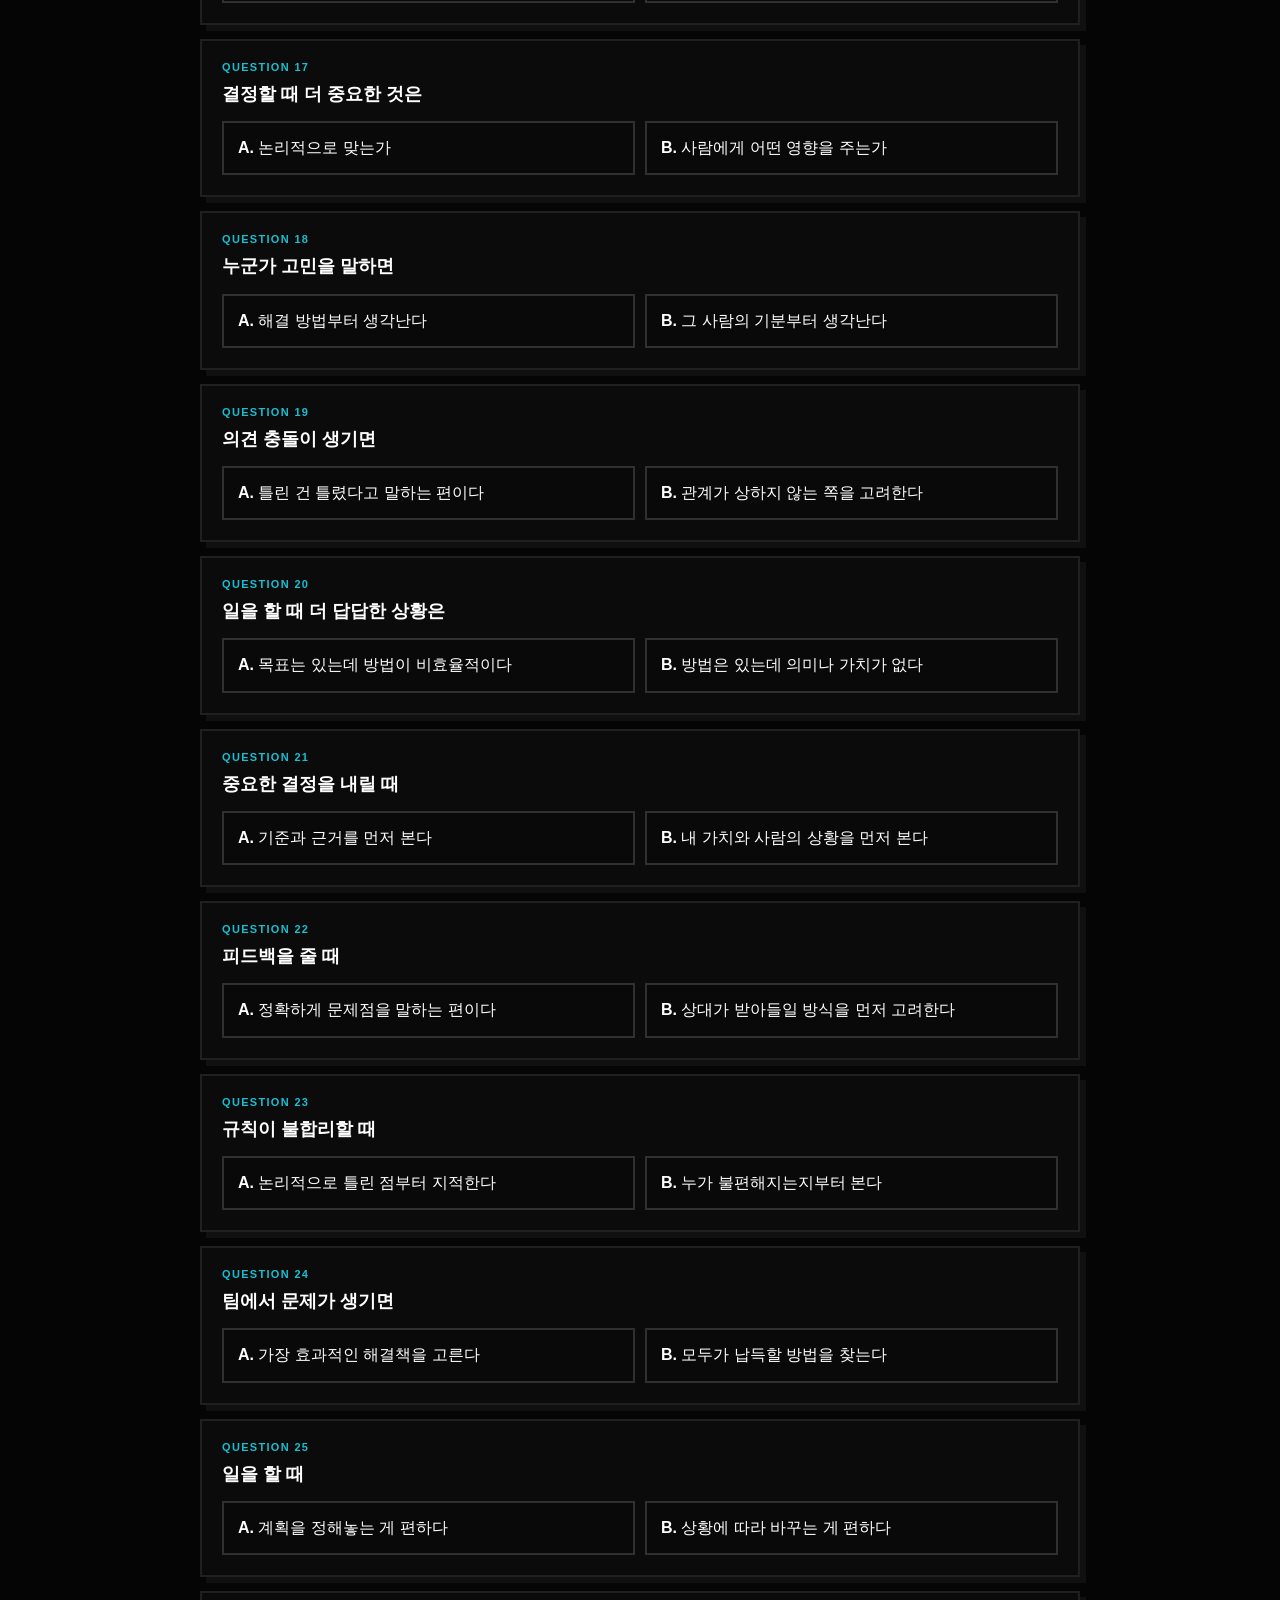
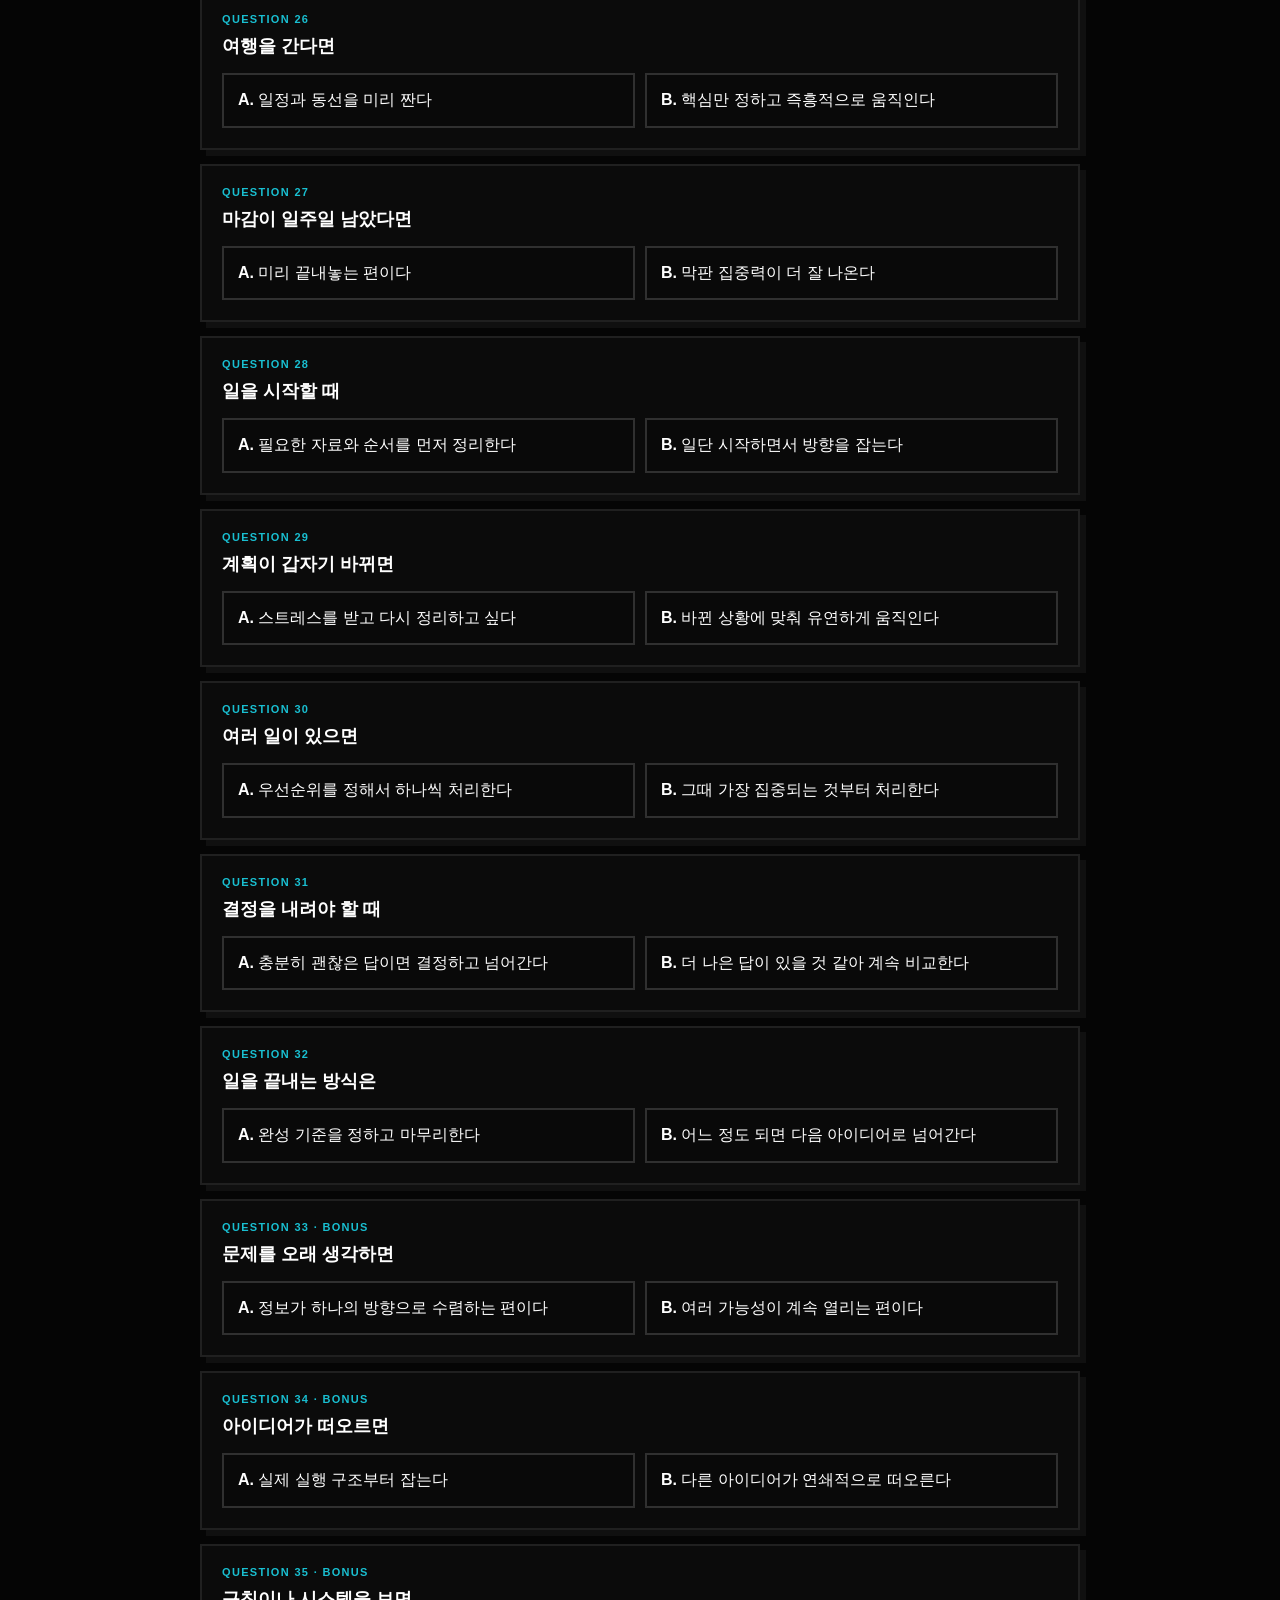
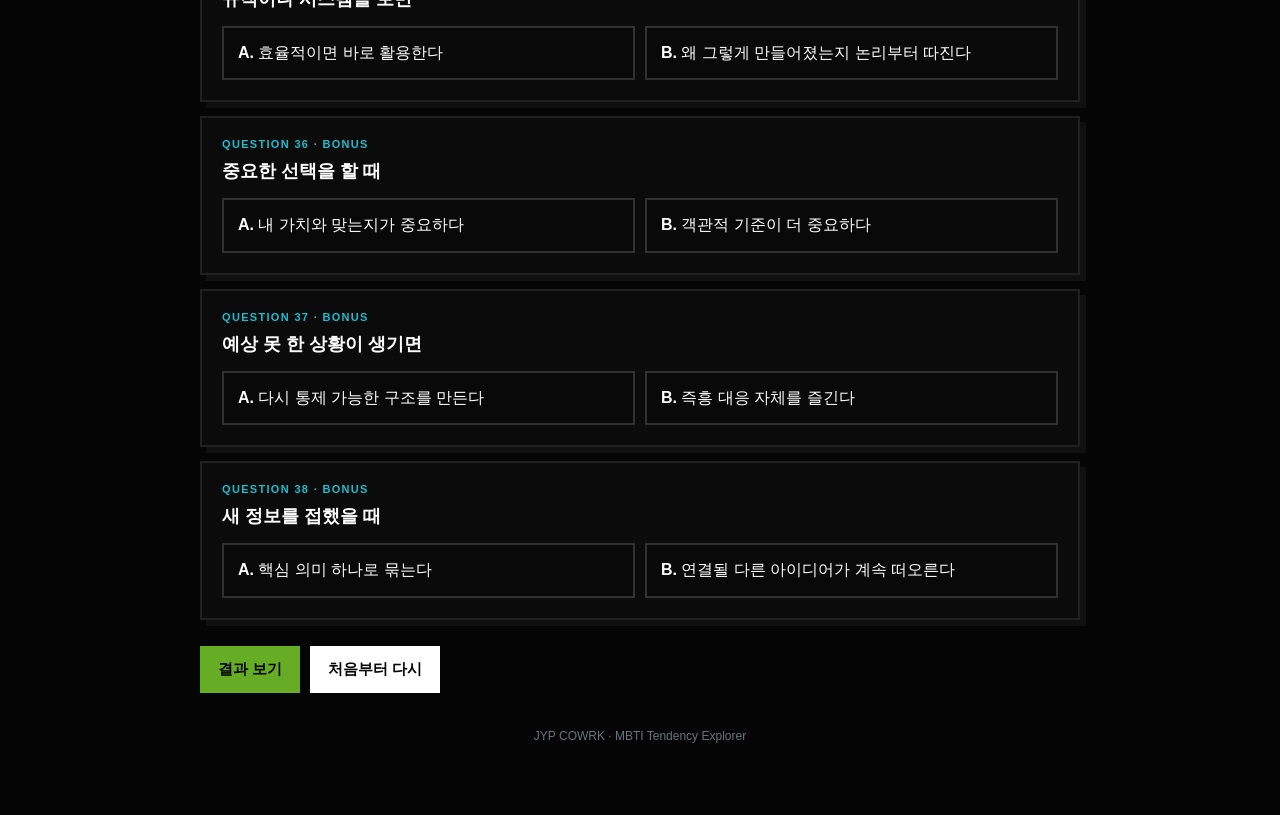
<file: mbti.html>
<!doctype html>
<html lang="ko">
<head>
<meta charset="utf-8">
<meta name="viewport" content="width=device-width,initial-scale=1">
<title>MBTI 성향 알아보기 · JYP COWRK</title>
<style>
:root{color-scheme:dark;--bg:#050505;--panel:#0b0b0b;--line:#22b8c9;--text:#fff;--muted:#b7d7d5;--cyan:#19bfd1;--green:#66ad25}
*{box-sizing:border-box}body{margin:0;background:var(--bg);color:var(--text);font-family:-apple-system,BlinkMacSystemFont,"Segoe UI",Roboto,"Noto Sans KR",sans-serif}.wrap{max-width:920px;margin:auto;padding:34px 20px 72px}.top{display:flex;justify-content:space-between;gap:12px;align-items:center;margin-bottom:28px}.back{text-decoration:none;font-weight:900;color:var(--cyan)}.count{font-size:13px;color:var(--muted)}.eyebrow{font-size:12px;font-weight:900;letter-spacing:.18em;color:var(--cyan)}h1{font-family:Impact,"Arial Black",sans-serif;font-size:clamp(42px,9vw,78px);line-height:.88;margin:12px 0 14px;letter-spacing:-.045em}.lead{max-width:760px;line-height:1.65;color:#dcebea;margin-bottom:24px}.notice{border:1px solid #24464b;padding:13px 15px;color:#a8c4c2;font-size:13px;line-height:1.55;margin-bottom:24px}.progressBox{position:sticky;top:0;background:rgba(5,5,5,.94);backdrop-filter:blur(8px);padding:12px 0 10px;z-index:5}.progress{height:8px;background:#171717;overflow:hidden}.bar{height:100%;width:0;background:linear-gradient(90deg,var(--cyan),var(--green));transition:.2s}.progressText{font-size:12px;color:var(--muted);margin-top:7px}.question{border:2px solid #202020;background:var(--panel);padding:20px;margin:14px 0;box-shadow:6px 6px 0 #101010}.qnum{font-size:11px;color:var(--cyan);font-weight:900;letter-spacing:.12em}.qtext{font-size:18px;font-weight:800;line-height:1.45;margin:8px 0 14px}.choices{display:grid;grid-template-columns:1fr 1fr;gap:10px}.choice{appearance:none;border:2px solid #303030;background:#090909;color:white;padding:14px;text-align:left;font:inherit;line-height:1.4;cursor:pointer;transition:.15s}.choice:hover{border-color:var(--cyan)}.choice.selected{border-color:var(--green);background:#112006;box-shadow:inset 0 0 0 1px var(--green)}.actions{display:flex;gap:10px;flex-wrap:wrap;margin-top:26px}.primary,.secondary{border:0;padding:14px 18px;font-weight:900;font-size:15px;cursor:pointer}.primary{background:var(--green);color:#050505}.secondary{background:#fff;color:#050505}.result{display:none;margin-top:34px;border:3px solid #fff;padding:24px;background:#080808;box-shadow:10px 10px 0 var(--green)}.result.show{display:block}.resultType{font-family:Impact,"Arial Black",sans-serif;font-size:58px;line-height:1;color:var(--cyan);letter-spacing:.03em}.subtype{font-weight:900;font-size:18px;margin:8px 0 18px}.scoreGrid{display:grid;grid-template-columns:repeat(4,1fr);gap:10px;margin:18px 0}.score{border:1px solid #2a2a2a;padding:12px}.score b{font-size:20px}.score small{display:block;color:var(--muted);margin-top:5px}.sectionTitle{margin:28px 0 10px;font-size:14px;letter-spacing:.08em;background:#fff;color:#050505;display:table;padding:6px 9px}.summary,.detail{line-height:1.7;color:#d9e8e7}.axisList{display:grid;gap:10px}.axisCard{border-left:4px solid var(--cyan);background:#0b1415;padding:14px 16px}.axisCard b{display:block;margin-bottom:5px}.pair{display:grid;grid-template-columns:1fr 1fr;gap:10px}.mini{border:1px solid #2a2a2a;padding:14px;background:#090909}.mini h4{margin:0 0 8px;color:var(--cyan)}.mini p{margin:0;color:#cfe0df;line-height:1.6;font-size:14px}.saved{margin-top:18px;padding:12px;border-left:4px solid var(--green);background:#101608;color:#cde6e4}.footer{margin-top:36px;color:#66757a;text-align:center;font-size:12px}@media(max-width:650px){.choices,.pair{grid-template-columns:1fr}.scoreGrid{grid-template-columns:1fr 1fr}.question{padding:16px}.resultType{font-size:48px}}
</style>
</head>
<body>
<main class="wrap">
<div class="top"><a class="back" href="index.html">← 대시보드</a><div class="count">JYP COWRK · PERSONAL TEST</div></div>
<div class="eyebrow">PERSONALITY EXPLORER</div><h1>MBTI<br>TENDENCY</h1>
<p class="lead">대화에서 사용한 질문 방식을 정리해 만든 개인용 성향 검사입니다. 앞의 32문항은 E/I·S/N·T/F·J/P를 각 8문항씩 동일하게 계산하고, 마지막 6문항은 인지 스타일을 보조 설명하는 데만 사용합니다.</p>
<div class="notice">※ 이 페이지는 성향 탐색용입니다. 공식 MBTI 검사나 심리 진단을 대체하지 않습니다.</div>
<div class="progressBox"><div class="progress"><div class="bar" id="bar"></div></div><div class="progressText" id="progressText">0 / 38 응답</div></div>
<section id="questions"></section>
<div class="actions"><button class="primary" id="resultBtn">결과 보기</button><button class="secondary" id="resetBtn">처음부터 다시</button></div>
<section class="result" id="result">
<div class="eyebrow">YOUR CURRENT TENDENCY</div><div class="resultType" id="resultType"></div><div class="subtype" id="subtype"></div><div class="scoreGrid" id="scores"></div>
<h3 class="sectionTitle">결과 한눈에 보기</h3><div class="summary" id="summary"></div>
<h3 class="sectionTitle">4개 축 설명</h3><div class="axisList" id="axisExplain"></div>
<h3 class="sectionTitle">인지 스타일 보조 설명</h3><div class="detail" id="cogExplain"></div>
<h3 class="sectionTitle">이 유형의 특징</h3><div class="pair"><div class="mini"><h4>강점</h4><p id="strength"></p></div><div class="mini"><h4>주의할 점</h4><p id="caution"></p></div></div>
<h3 class="sectionTitle">가까운 유형과의 차이</h3><div class="detail" id="compare"></div>
<div class="saved">한 번의 결과보다 반복했을 때 계속 유지되는 축을 보는 편이 더 유용합니다.</div>
</section>
<div class="footer">JYP COWRK · MBTI Tendency Explorer</div>
</main>
<script>
const Q=[
['사람들과 오래 어울린 뒤','에너지가 올라간다','혼자 있어야 회복된다','EI','E','I'],['처음 보는 사람들과 있는 자리에서','먼저 말을 거는 편이다','상대가 말을 걸 때까지 보는 편이다','EI','E','I'],['생각을 정리할 때','대화하면서 정리된다','혼자 생각한 뒤 말하는 편이다','EI','E','I'],['주말이 비었을 때','사람들과 약속을 잡는 편이다','혼자 보내는 시간이 필요하다','EI','E','I'],['새로운 모임에 가면','여러 사람과 빨리 섞인다','몇 명과 천천히 가까워진다','EI','E','I'],['아이디어가 생기면','바로 이야기하며 발전시킨다','머릿속에서 먼저 다듬는다','EI','E','I'],['피곤할 때 회복법은','밖에 나가 사람을 만난다','조용히 혼자 있는다','EI','E','I'],['관심 있는 주제가 생기면','주변 사람에게 먼저 공유한다','혼자 충분히 파본 뒤 공유한다','EI','E','I'],
['새로운 일을 볼 때','실제 경험·사실부터 본다','가능성·큰 그림부터 본다','SN','S','N'],['설명을 들을 때','구체적인 예시가 있어야 잘 이해된다','원리만 알면 응용할 수 있다','SN','S','N'],['관심이 가는 것은','지금 실제로 쓸 수 있는 것','아직 없지만 만들 수 있는 것','SN','S','N'],['무언가를 배울 때','검증된 방법부터 따라 해본다','원리를 이해하고 내 방식으로 바꿔본다','SN','S','N'],['문제를 해결할 때','이전에 잘됐던 방법을 먼저 떠올린다','더 나은 새 방법이 없는지 먼저 본다','SN','S','N'],['사람을 판단할 때','실제로 한 행동과 결과를 본다','의도와 앞으로의 가능성까지 본다','SN','S','N'],['정보를 볼 때','세부 사실이 먼저 눈에 들어온다','패턴과 연결관계가 먼저 보인다','SN','S','N'],['새 아이디어를 볼 때','현실적으로 가능한지부터 따진다','가능성을 먼저 키우고 현실성은 나중에 본다','SN','S','N'],
['결정할 때 더 중요한 것은','논리적으로 맞는가','사람에게 어떤 영향을 주는가','TF','T','F'],['누군가 고민을 말하면','해결 방법부터 생각난다','그 사람의 기분부터 생각난다','TF','T','F'],['의견 충돌이 생기면','틀린 건 틀렸다고 말하는 편이다','관계가 상하지 않는 쪽을 고려한다','TF','T','F'],['일을 할 때 더 답답한 상황은','목표는 있는데 방법이 비효율적이다','방법은 있는데 의미나 가치가 없다','TF','T','F'],['중요한 결정을 내릴 때','기준과 근거를 먼저 본다','내 가치와 사람의 상황을 먼저 본다','TF','T','F'],['피드백을 줄 때','정확하게 문제점을 말하는 편이다','상대가 받아들일 방식을 먼저 고려한다','TF','T','F'],['규칙이 불합리할 때','논리적으로 틀린 점부터 지적한다','누가 불편해지는지부터 본다','TF','T','F'],['팀에서 문제가 생기면','가장 효과적인 해결책을 고른다','모두가 납득할 방법을 찾는다','TF','T','F'],
['일을 할 때','계획을 정해놓는 게 편하다','상황에 따라 바꾸는 게 편하다','JP','J','P'],['여행을 간다면','일정과 동선을 미리 짠다','핵심만 정하고 즉흥적으로 움직인다','JP','J','P'],['마감이 일주일 남았다면','미리 끝내놓는 편이다','막판 집중력이 더 잘 나온다','JP','J','P'],['일을 시작할 때','필요한 자료와 순서를 먼저 정리한다','일단 시작하면서 방향을 잡는다','JP','J','P'],['계획이 갑자기 바뀌면','스트레스를 받고 다시 정리하고 싶다','바뀐 상황에 맞춰 유연하게 움직인다','JP','J','P'],['여러 일이 있으면','우선순위를 정해서 하나씩 처리한다','그때 가장 집중되는 것부터 처리한다','JP','J','P'],['결정을 내려야 할 때','충분히 괜찮은 답이면 결정하고 넘어간다','더 나은 답이 있을 것 같아 계속 비교한다','JP','J','P'],['일을 끝내는 방식은','완성 기준을 정하고 마무리한다','어느 정도 되면 다음 아이디어로 넘어간다','JP','J','P'],
['문제를 오래 생각하면','정보가 하나의 방향으로 수렴하는 편이다','여러 가능성이 계속 열리는 편이다','COG','Ni','Ne'],['아이디어가 떠오르면','실제 실행 구조부터 잡는다','다른 아이디어가 연쇄적으로 떠오른다','COG','Te','Ne'],['규칙이나 시스템을 보면','효율적이면 바로 활용한다','왜 그렇게 만들어졌는지 논리부터 따진다','COG','Te','Ti'],['중요한 선택을 할 때','내 가치와 맞는지가 중요하다','객관적 기준이 더 중요하다','COG','Fi','Te'],['예상 못 한 상황이 생기면','다시 통제 가능한 구조를 만든다','즉흥 대응 자체를 즐긴다','COG','Jctrl','Se'],['새 정보를 접했을 때','핵심 의미 하나로 묶는다','연결될 다른 아이디어가 계속 떠오른다','COG','Ni','Ne']
];
const answers=Array(Q.length).fill(null), container=document.getElementById('questions');
Q.forEach((q,i)=>{const el=document.createElement('article');el.className='question';el.innerHTML=`<div class="qnum">QUESTION ${String(i+1).padStart(2,'0')}${i>=32?' · BONUS':''}</div><div class="qtext">${q[0]}</div><div class="choices"><button class="choice" data-i="${i}" data-v="0"><b>A.</b> ${q[1]}</button><button class="choice" data-i="${i}" data-v="1"><b>B.</b> ${q[2]}</button></div>`;container.appendChild(el)});
container.addEventListener('click',e=>{const b=e.target.closest('.choice');if(!b)return;const i=+b.dataset.i,v=+b.dataset.v;answers[i]=v;b.parentElement.querySelectorAll('.choice').forEach(x=>x.classList.remove('selected'));b.classList.add('selected');updateProgress()});
function updateProgress(){const n=answers.filter(v=>v!==null).length;document.getElementById('bar').style.width=(n/Q.length*100)+'%';document.getElementById('progressText').textContent=`${n} / ${Q.length} 응답`}
const typeInfo={INTJ:['전략가형','큰 그림을 세우고 구조·효율·개선을 중시하는 편입니다.','복잡한 문제 구조화, 장기 전략, 독립적 판단','완벽주의나 과도한 통제, 감정 표현의 생략'],INTP:['탐구가형','원리와 논리를 깊게 파고 여러 가능성을 검토하는 편입니다.','분석, 개념 이해, 새로운 관점 발견','실행 지연, 결론을 오래 미루는 경향'],ENTJ:['지휘가형','목표와 효율을 중심으로 사람과 자원을 조직하는 편입니다.','결단력, 추진력, 시스템 개선','속도를 우선해 타인의 감정을 놓칠 수 있음'],ENTP:['발명가형','새로운 가능성을 빠르게 연결하고 기존 방식을 뒤집어 보는 편입니다.','아이디어 확장, 문제 재정의, 적응력','흥미가 떨어지면 마무리가 약해질 수 있음'],INFJ:['통찰가형','사람과 미래의 흐름을 읽고 의미 있는 방향을 만들려는 편입니다.','통찰, 공감, 장기적 관점','과몰입, 이상과 현실의 간극'],INFP:['중재가형','개인의 가치와 가능성을 중요하게 여기며 깊이 있는 의미를 찾습니다.','창의성, 공감, 가치 중심 판단','현실적 실행이나 우선순위 설정이 어려울 수 있음'],ENFJ:['조율가형','사람의 성장과 관계를 중심으로 방향을 만들고 이끄는 편입니다.','소통, 동기부여, 관계 조율','타인의 기대를 지나치게 떠안을 수 있음'],ENFP:['탐험가형','사람과 아이디어에서 새로운 가능성을 발견하는 데 에너지를 얻습니다.','창의성, 연결, 열정','관심사가 분산되고 반복 작업에 지칠 수 있음'],ISTJ:['관리자형','검증된 기준과 책임을 바탕으로 안정적으로 일을 완수합니다.','정확성, 책임감, 일관성','새 방식에 적응할 때 시간이 필요할 수 있음'],ISFJ:['수호자형','세부를 잘 챙기며 사람에게 실질적인 도움을 주는 편입니다.','배려, 성실함, 세심함','자기 요구를 뒤로 미룰 수 있음'],ESTJ:['실행가형','명확한 기준과 절차로 빠르게 결과를 만드는 편입니다.','조직력, 실행력, 책임감','유연성이나 감정적 맥락을 놓칠 수 있음'],ESFJ:['협력가형','사람과 분위기를 잘 살피며 안정적인 관계를 만드는 편입니다.','협력, 배려, 실무적 지원','평가나 갈등에 민감할 수 있음'],ISTP:['장인형','상황을 냉정하게 보고 가장 효율적인 해결책을 직접 시험합니다.','문제 해결, 적응력, 실용성','장기 계획이나 감정 공유를 미룰 수 있음'],ISFP:['예술가형','자기 가치와 감각을 중요하게 여기며 유연하게 움직입니다.','감수성, 현실 감각, 유연성','갈등 회피나 장기 구조화가 어려울 수 있음'],ESTP:['도전가형','현장에서 빠르게 판단하고 직접 부딪치며 해결하는 편입니다.','순발력, 실행력, 현실 대응','장기 계획보다 즉각적 결과에 치우칠 수 있음'],ESFP:['경험가형','사람과 현장의 경험에서 에너지를 얻고 분위기를 살리는 편입니다.','친화력, 적응력, 행동력','장기 계획이나 반복 관리가 부담될 수 있음']};
const axisText={I:'혼자 생각하고 회복하는 시간이 중요합니다.',E:'사람과 상호작용하며 에너지를 얻는 편입니다.',N:'가능성·패턴·큰 그림을 먼저 보는 편입니다.',S:'구체적 사실·경험·현실성을 먼저 보는 편입니다.',T:'논리·기준·효율을 우선하는 편입니다.',F:'가치·관계·사람에게 미치는 영향을 우선합니다.',J:'계획·결정·마무리와 구조를 선호합니다.',P:'유연성·탐색·상황 대응과 선택지 유지를 선호합니다.'};
function result(){if(answers.some(v=>v===null)){alert('38문항에 모두 답해주세요.');return}const c={E:0,I:0,S:0,N:0,T:0,F:0,J:0,P:0};for(let i=0;i<32;i++){c[Q[i][4+answers[i]]]++}const pairs=[['E','I'],['S','N'],['T','F'],['J','P']];let type='';const scoreHTML=[];pairs.forEach(([a,b])=>{const total=c[a]+c[b],win=c[a]>=c[b]?a:b,pct=Math.round(c[win]/total*100);type+=win;scoreHTML.push(`<div class="score"><b>${win} ${pct}%</b><small>${a} ${c[a]} · ${b} ${c[b]}</small></div>`)});const info=typeInfo[type]||['성향형','현재 선택 패턴을 요약한 결과입니다.','상황에 맞는 강점을 활용할 수 있음','한 번의 결과로 자신을 고정하지 않는 것이 좋음'];document.getElementById('resultType').textContent=type;document.getElementById('subtype').textContent=info[0];document.getElementById('scores').innerHTML=scoreHTML.join('');document.getElementById('summary').textContent=info[1];document.getElementById('strength').textContent=info[2];document.getElementById('caution').textContent=info[3];document.getElementById('axisExplain').innerHTML=pairs.map(([a,b],idx)=>{const win=type[idx],pct=Math.round(c[win]/(c[a]+c[b])*100);return `<div class="axisCard"><b>${win} ${pct}%</b>${axisText[win]}</div>`}).join('');
const cog={};for(let i=32;i<38;i++){const k=Q[i][4+answers[i]];cog[k]=(cog[k]||0)+1}const sorted=Object.entries(cog).sort((x,y)=>y[1]-x[1]);document.getElementById('cogExplain').innerHTML=`보너스 문항에서는 <b>${sorted.slice(0,3).map(x=>x[0]).join(' · ')}</b> 경향이 상대적으로 많이 선택됐습니다. 이 부분은 MBTI 네 글자를 결정하지 않고, 사고 방식의 결을 설명하는 보조 자료로만 사용합니다.`;
const alt=type.slice(0,3)+(type[3]==='J'?'P':'J');document.getElementById('compare').innerHTML=`가장 가까운 비교 유형은 <b>${alt}</b>입니다. 현재 결과에서 마지막 축은 ${type[3]} 쪽이 더 높았지만 비율이 비슷하다면 상황에 따라 두 성향을 오갈 수 있습니다.`;document.getElementById('result').classList.add('show');document.getElementById('result').scrollIntoView({behavior:'smooth',block:'start'})}
document.getElementById('resultBtn').onclick=result;document.getElementById('resetBtn').onclick=()=>{answers.fill(null);document.querySelectorAll('.choice').forEach(x=>x.classList.remove('selected'));document.getElementById('result').classList.remove('show');updateProgress();window.scrollTo({top:0,behavior:'smooth'})};
</script>
</body>
</html>
</file>
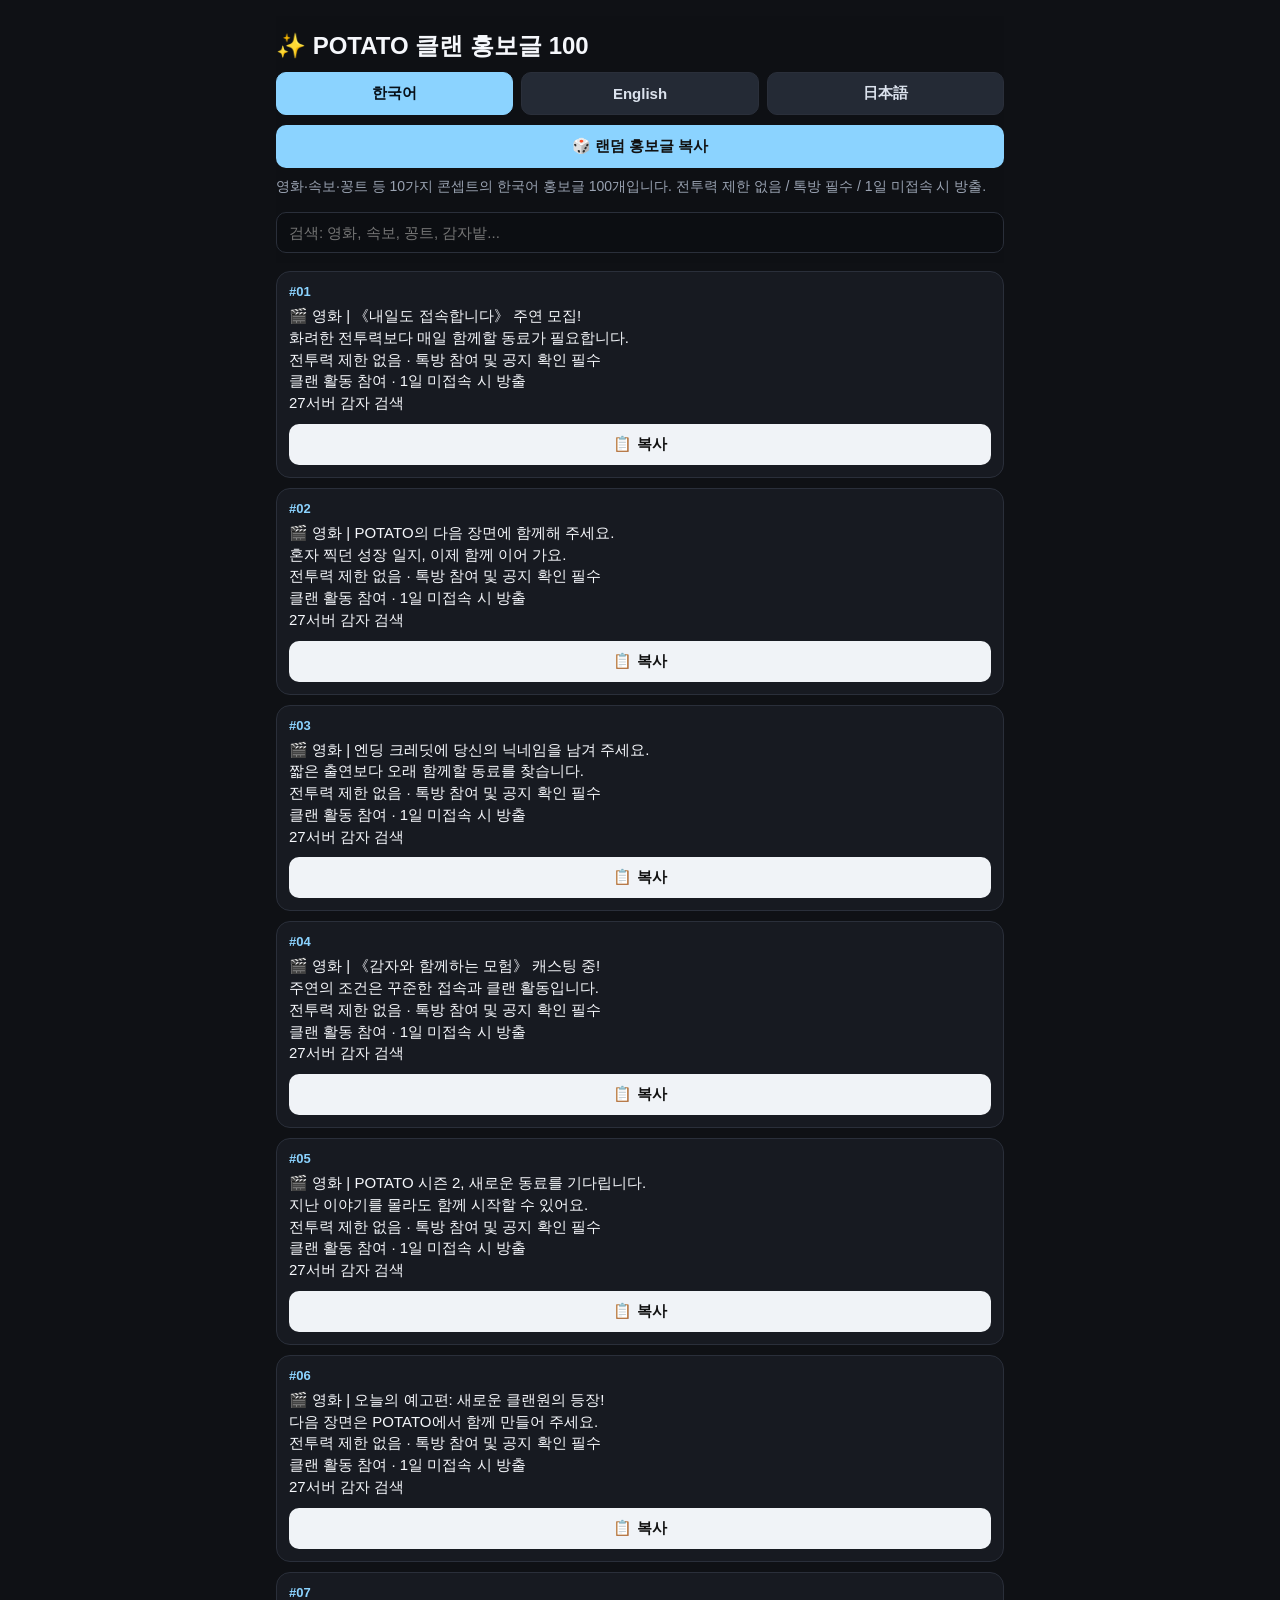
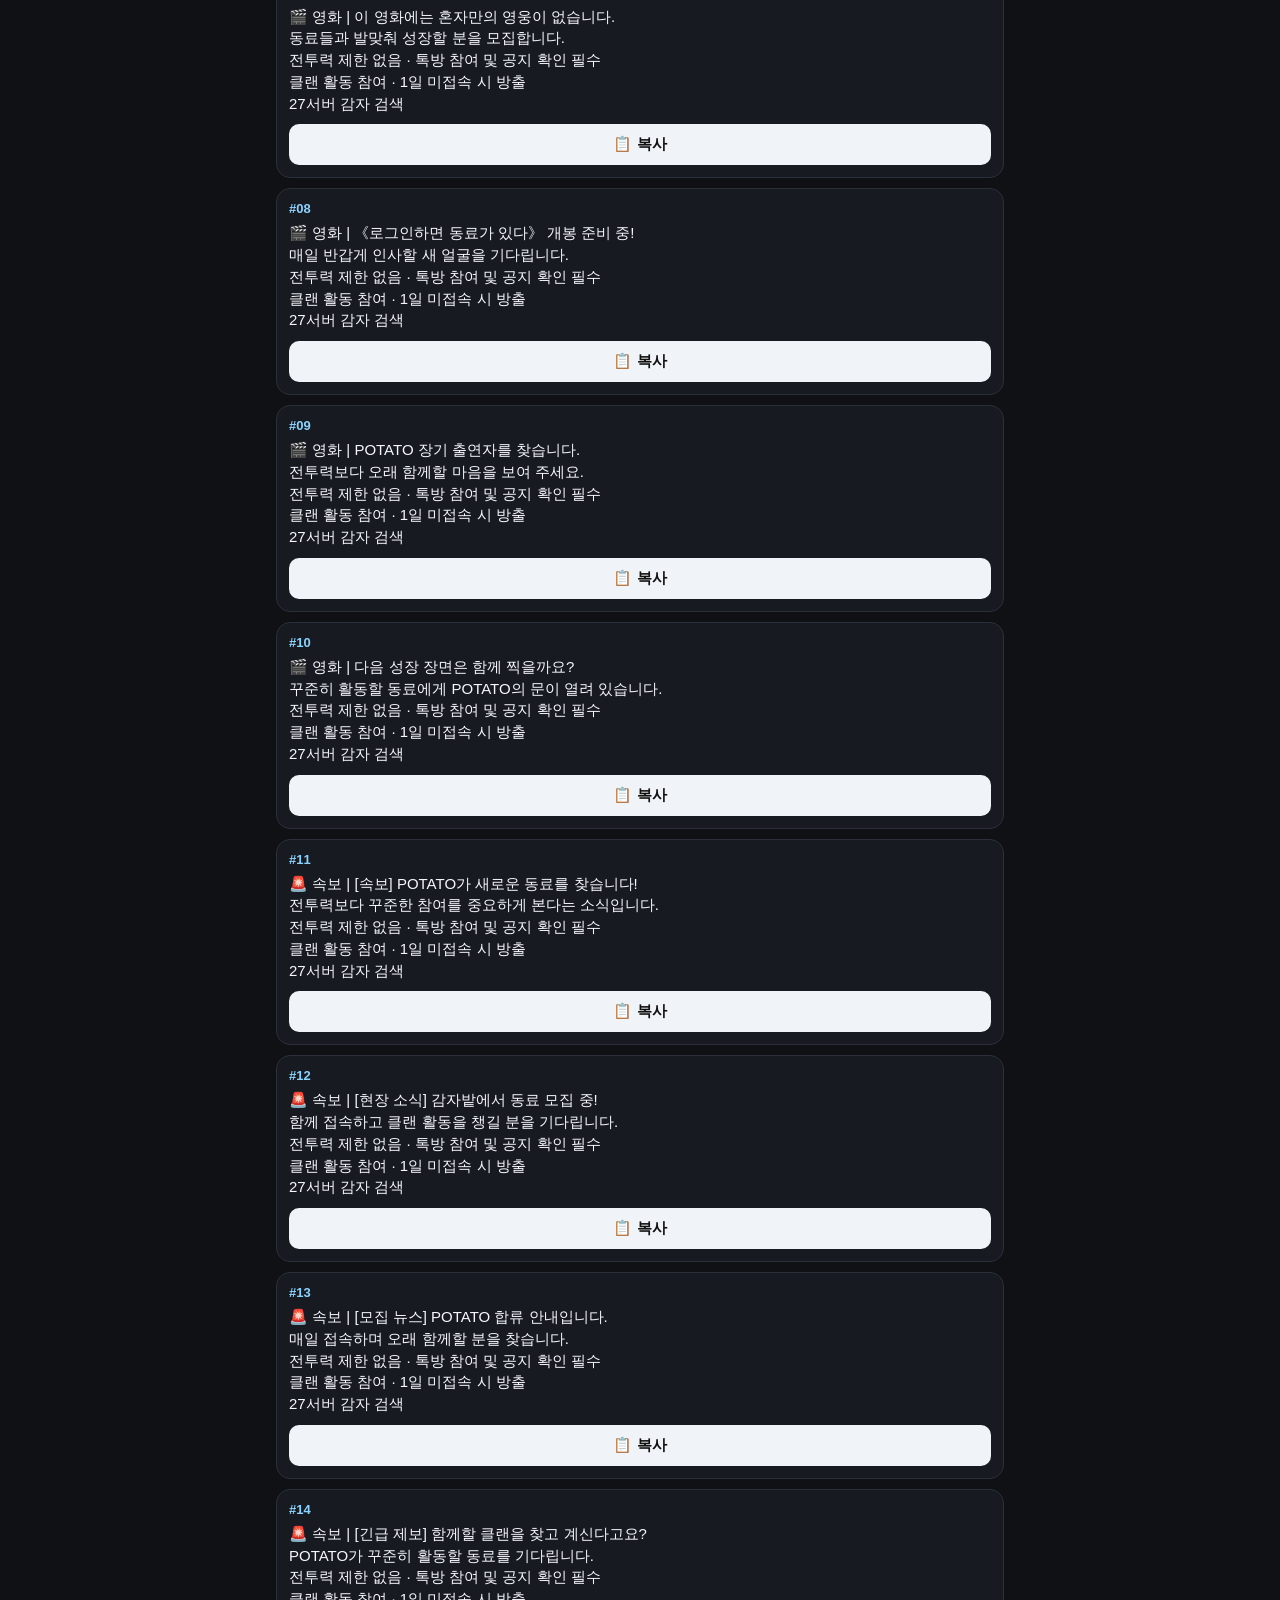
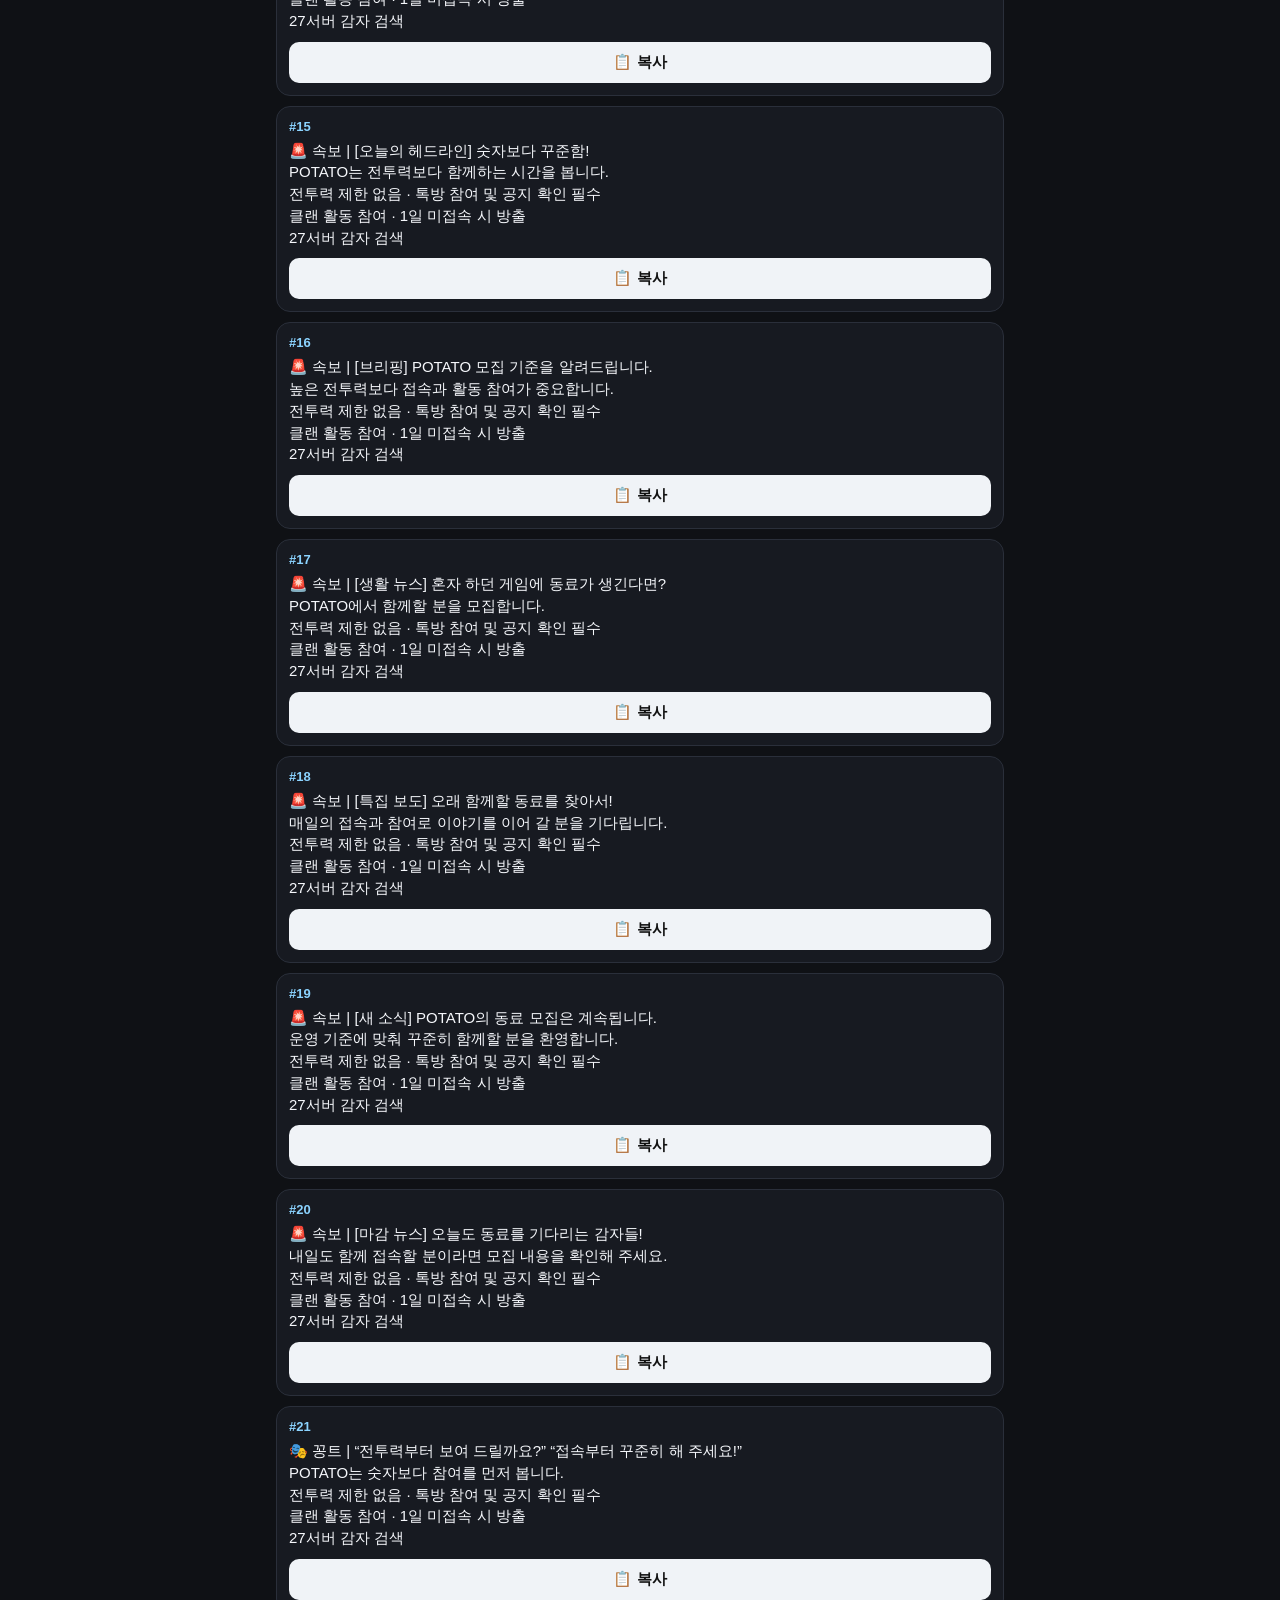
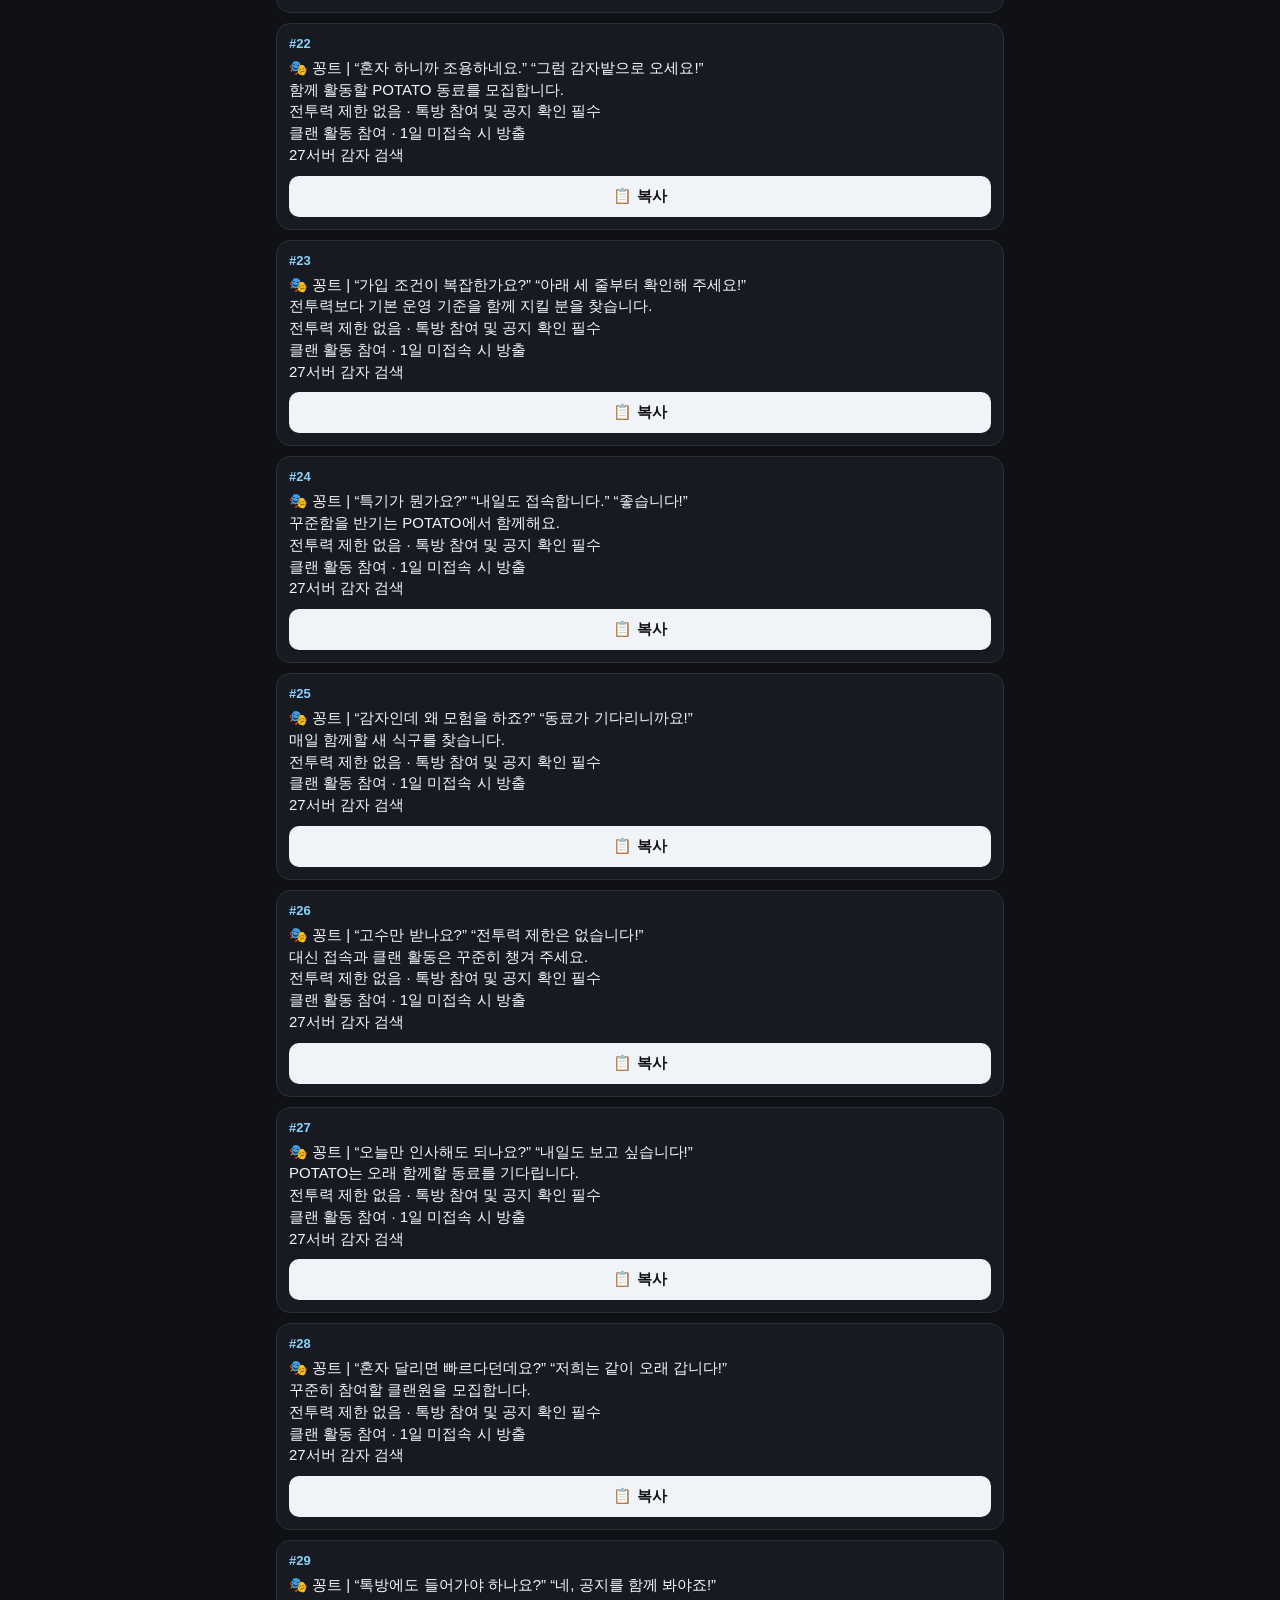
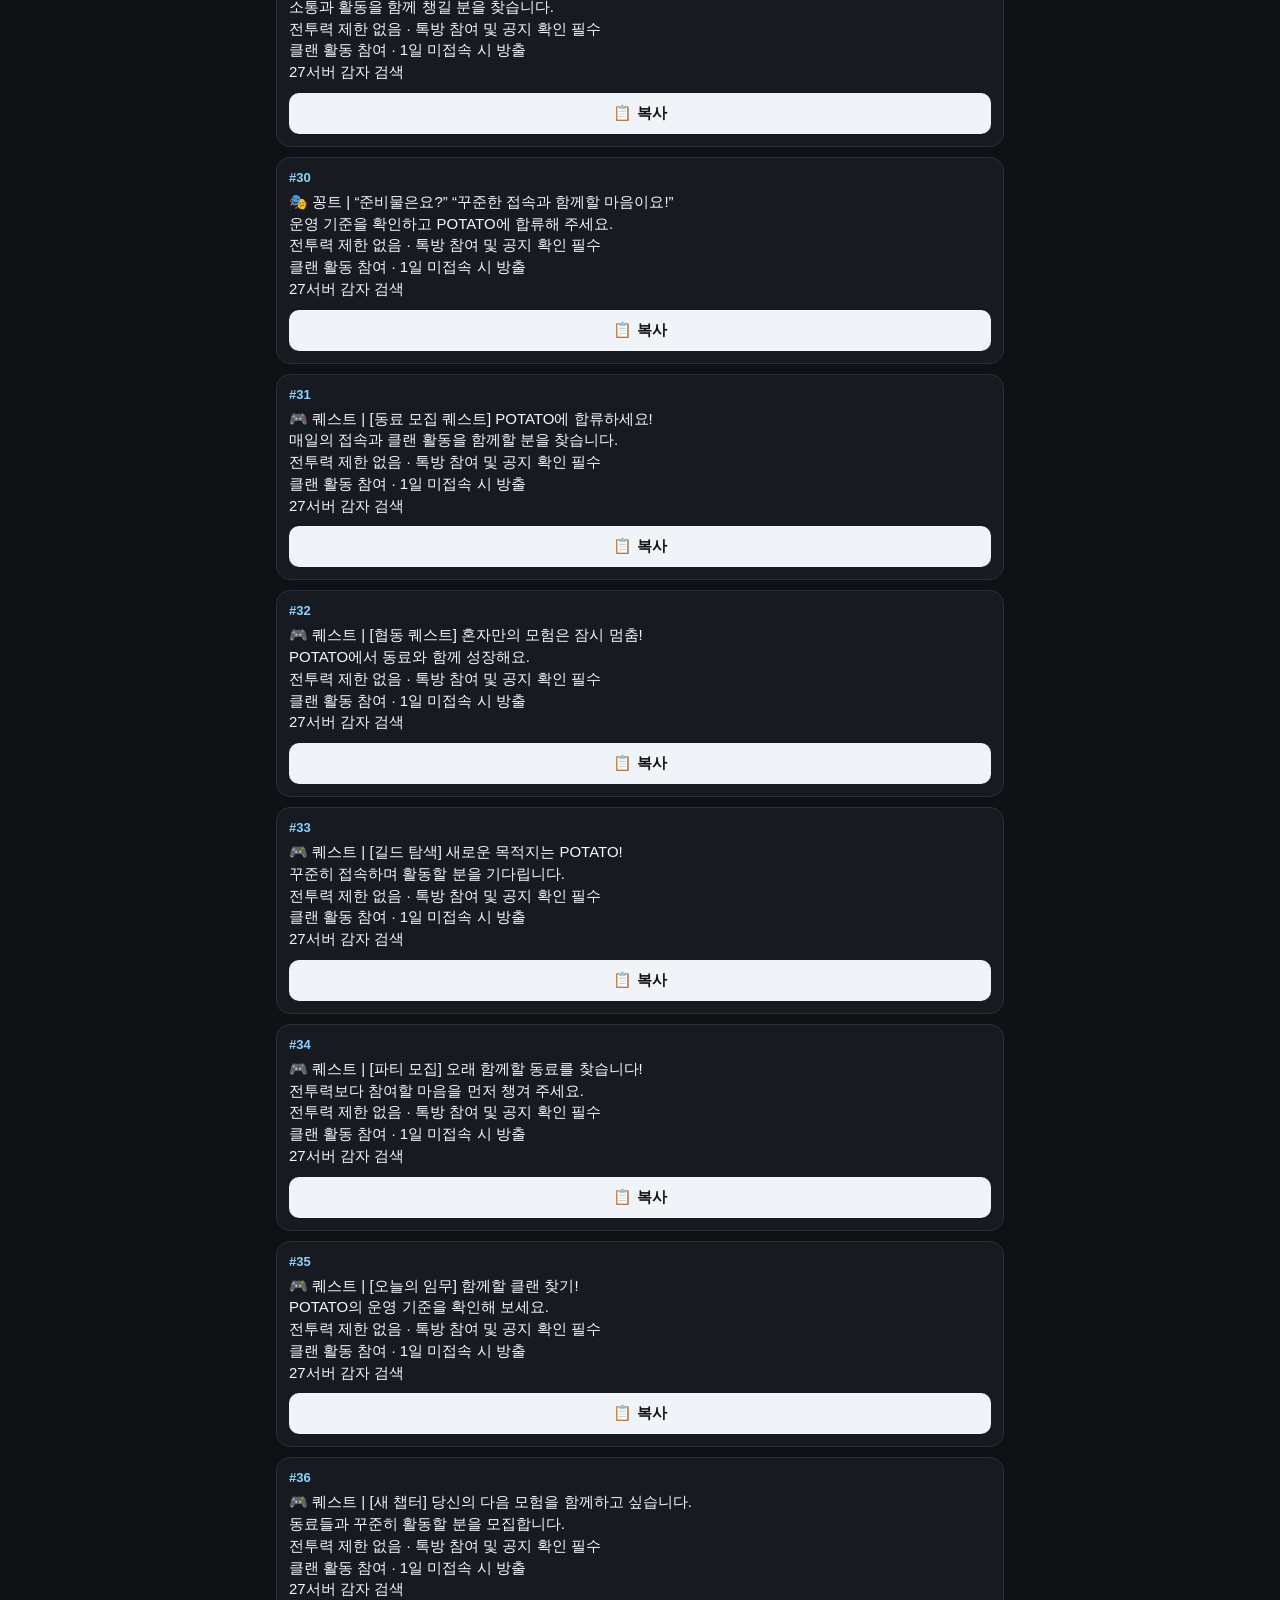
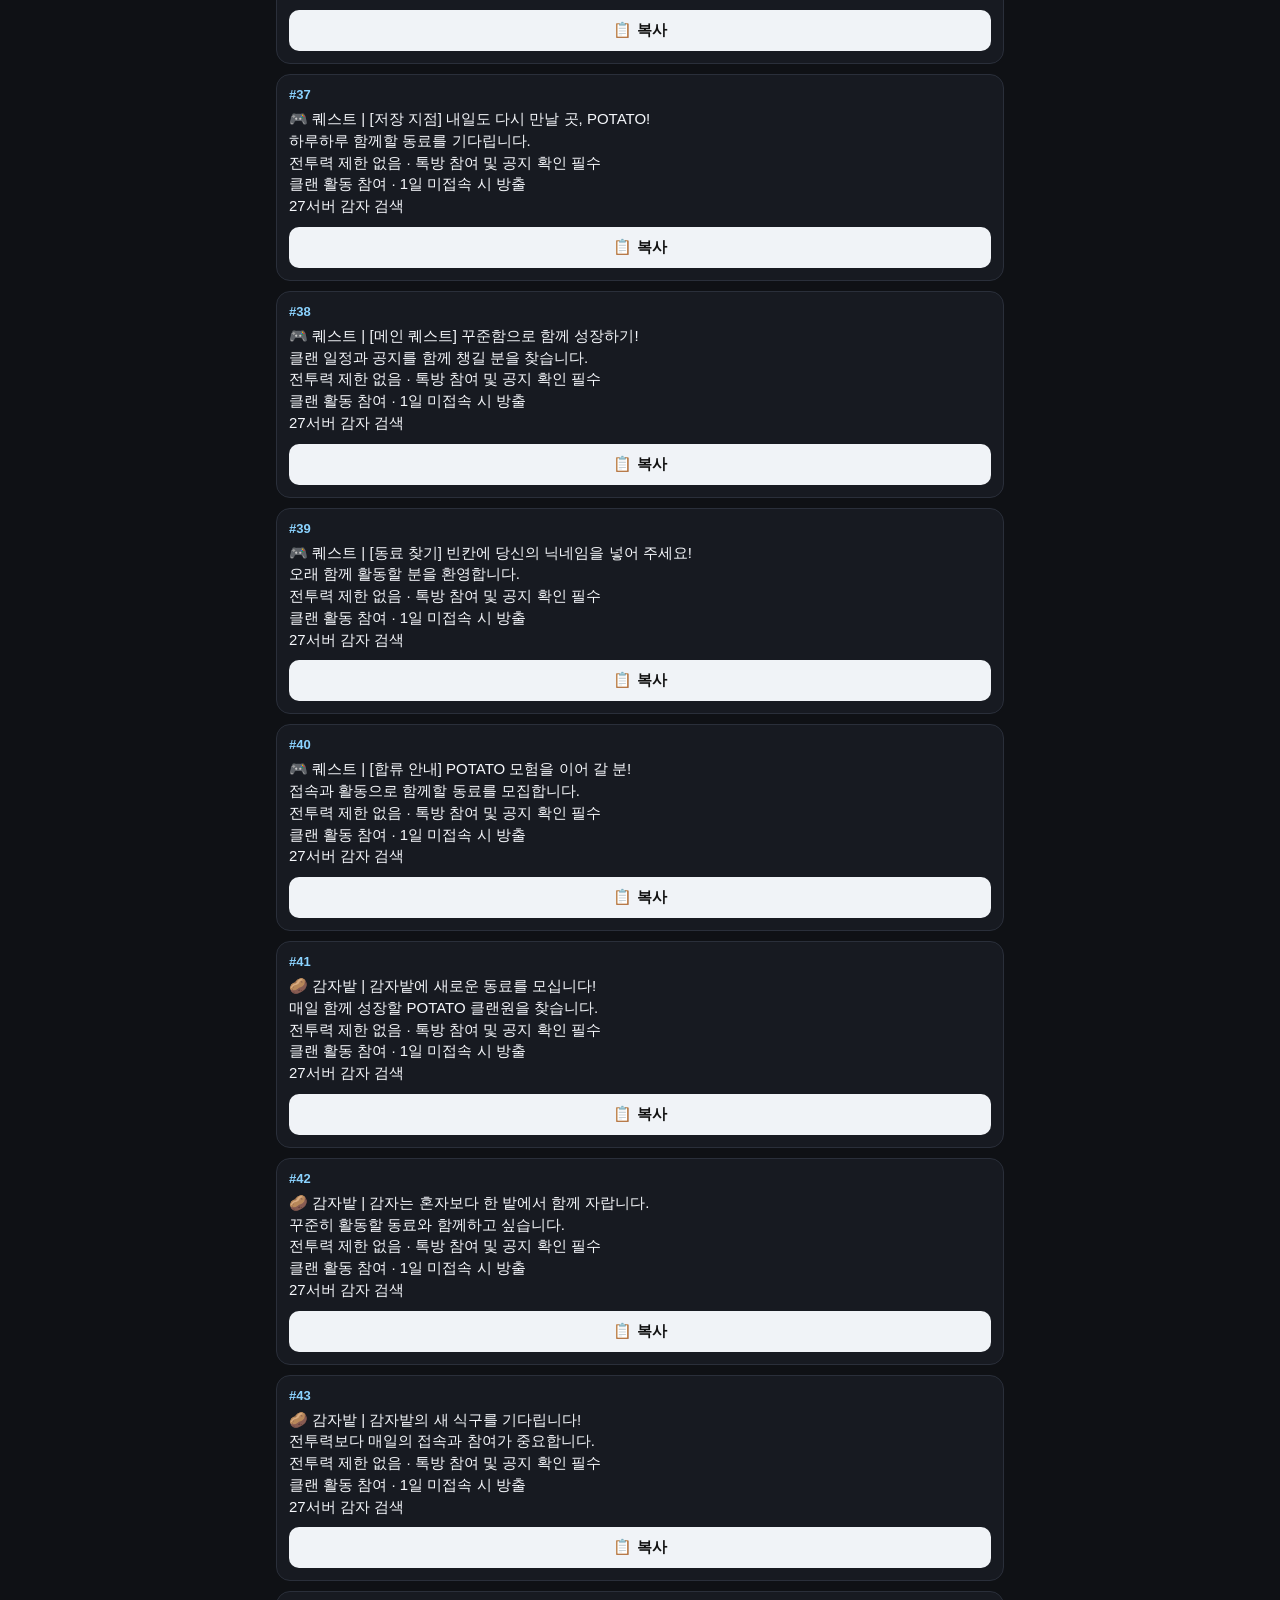
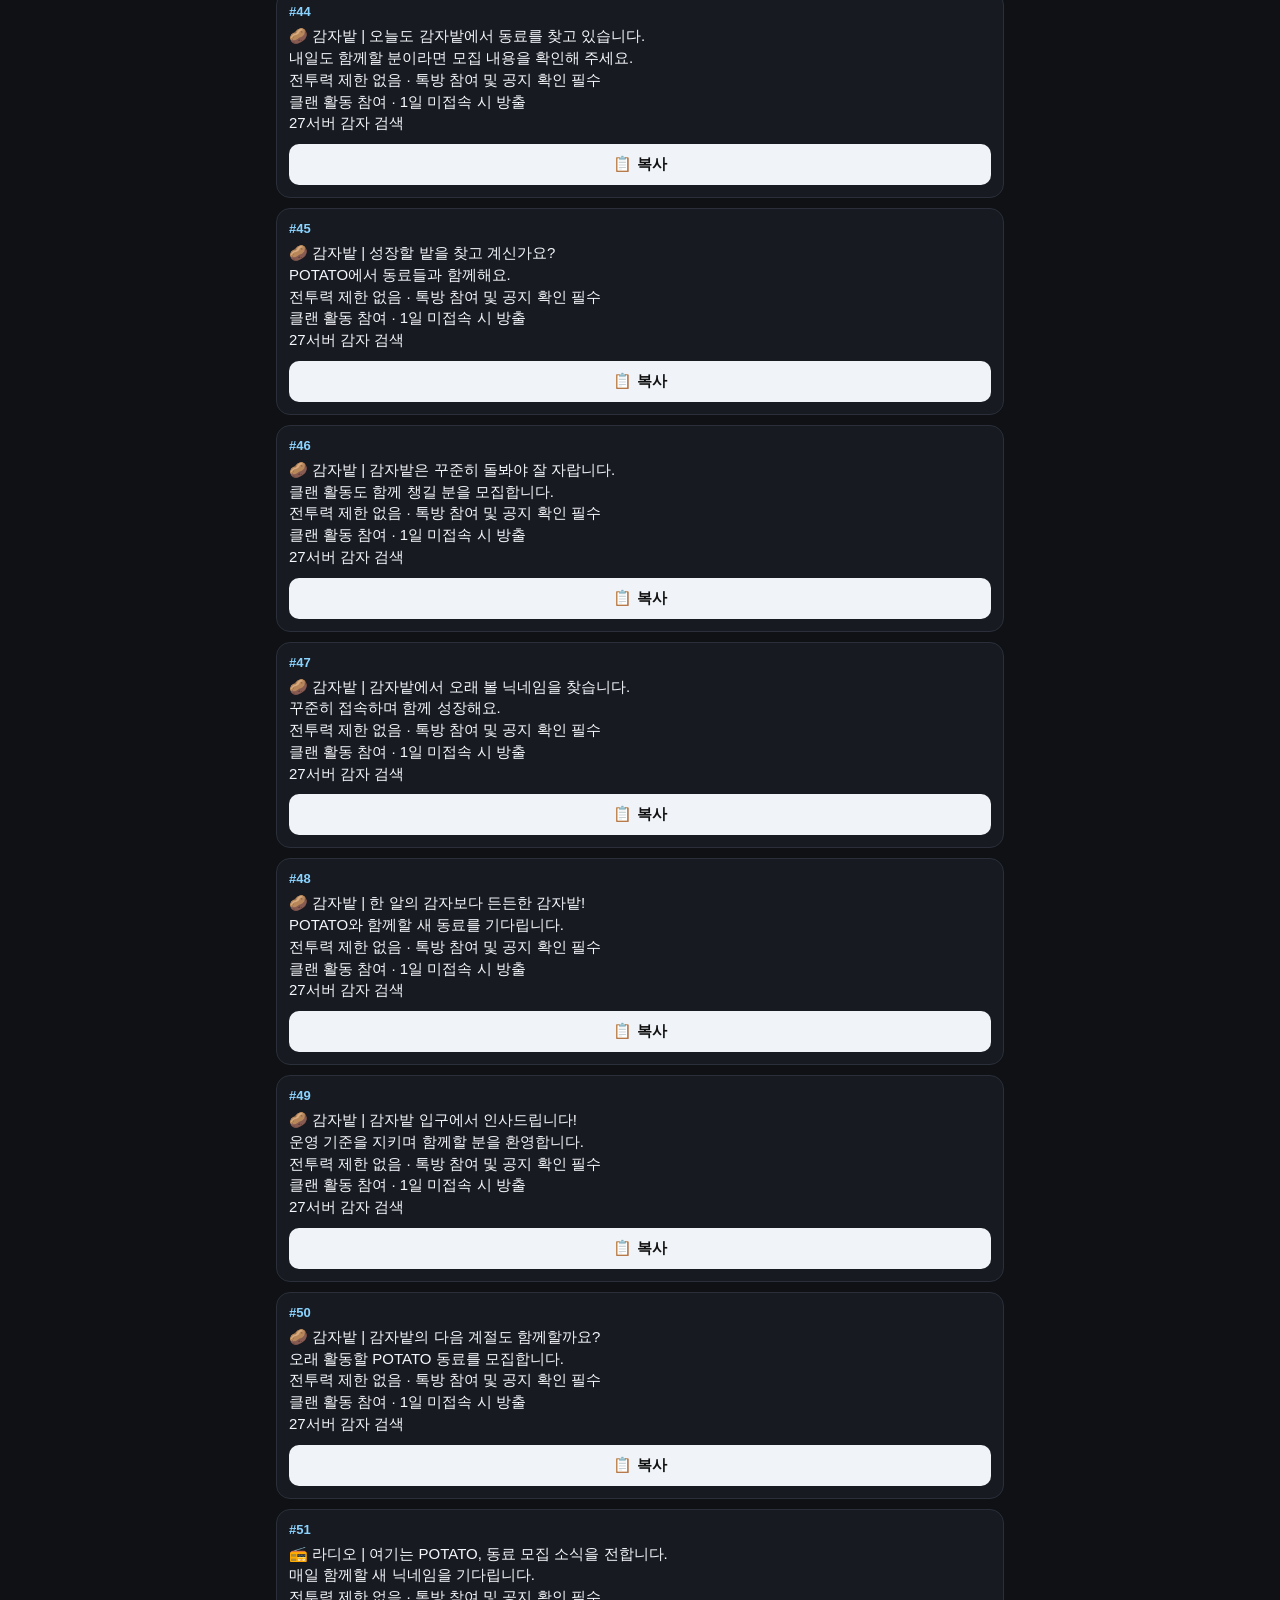
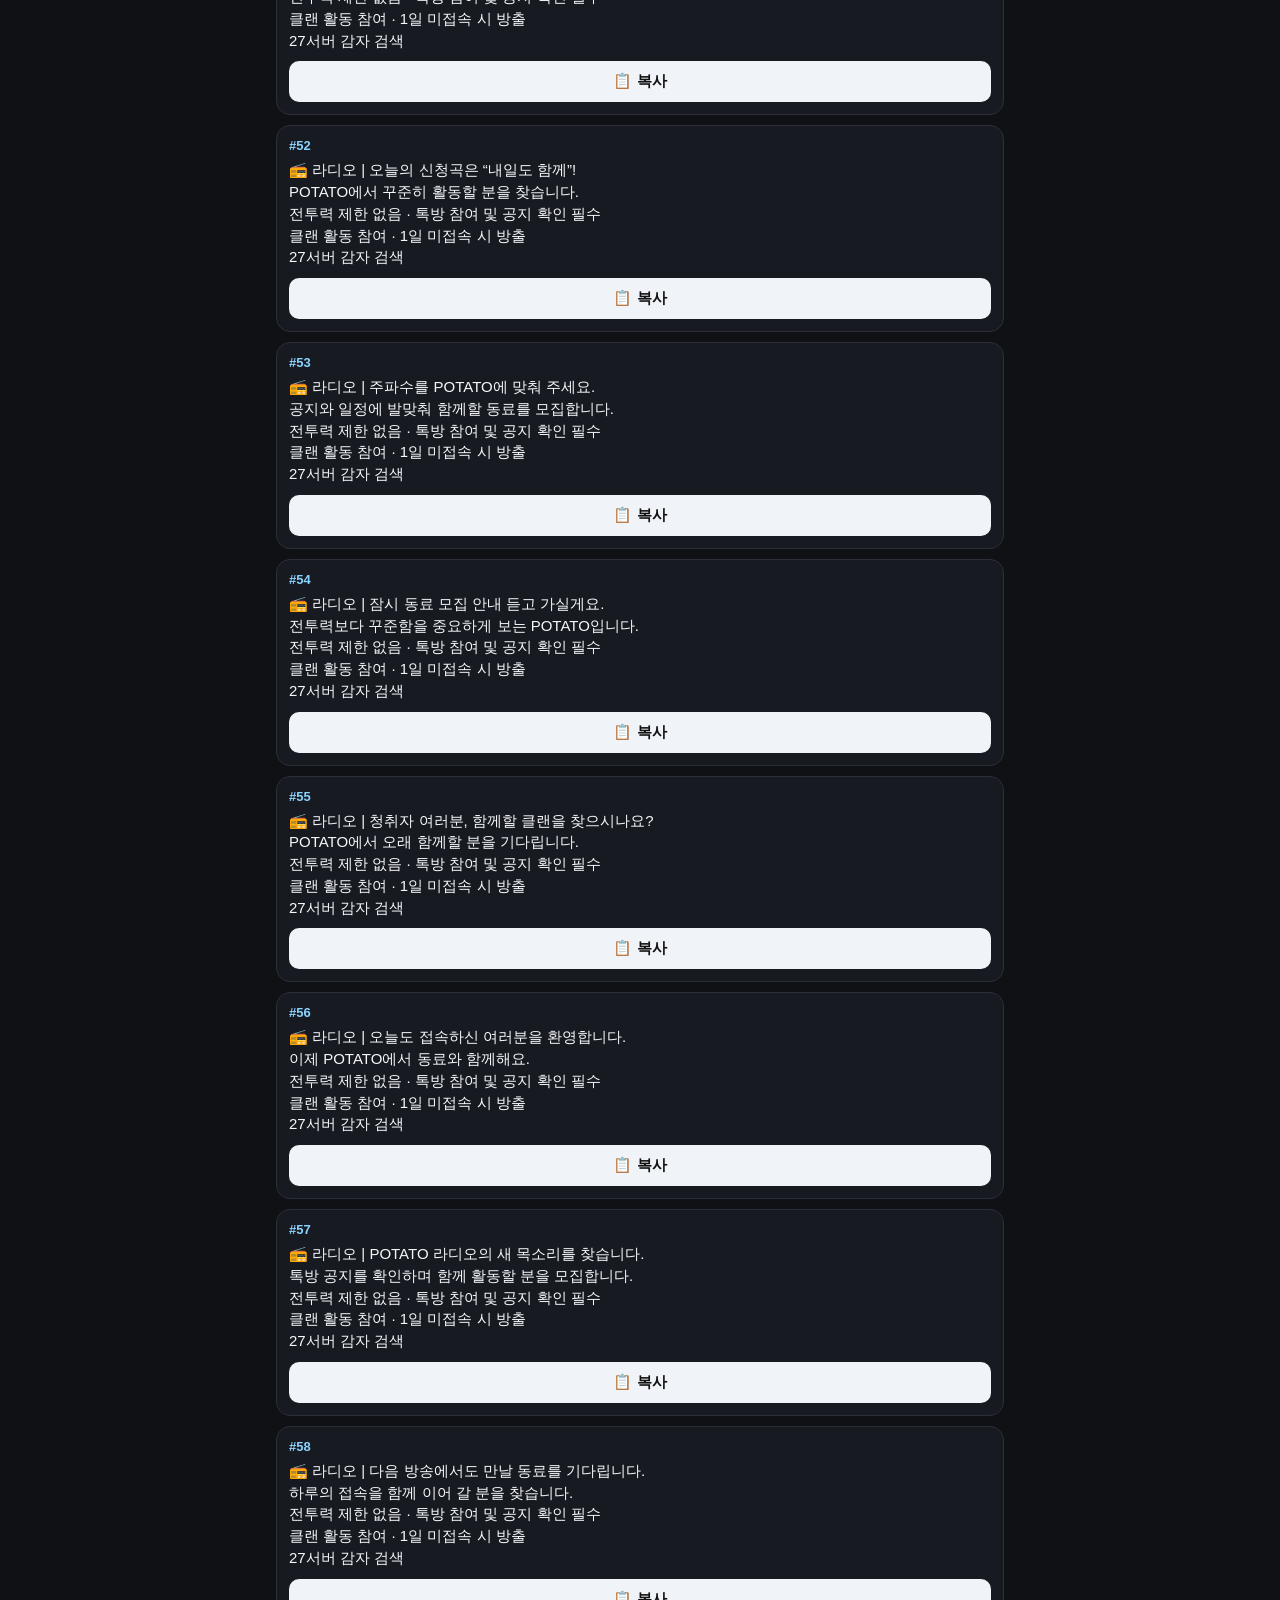
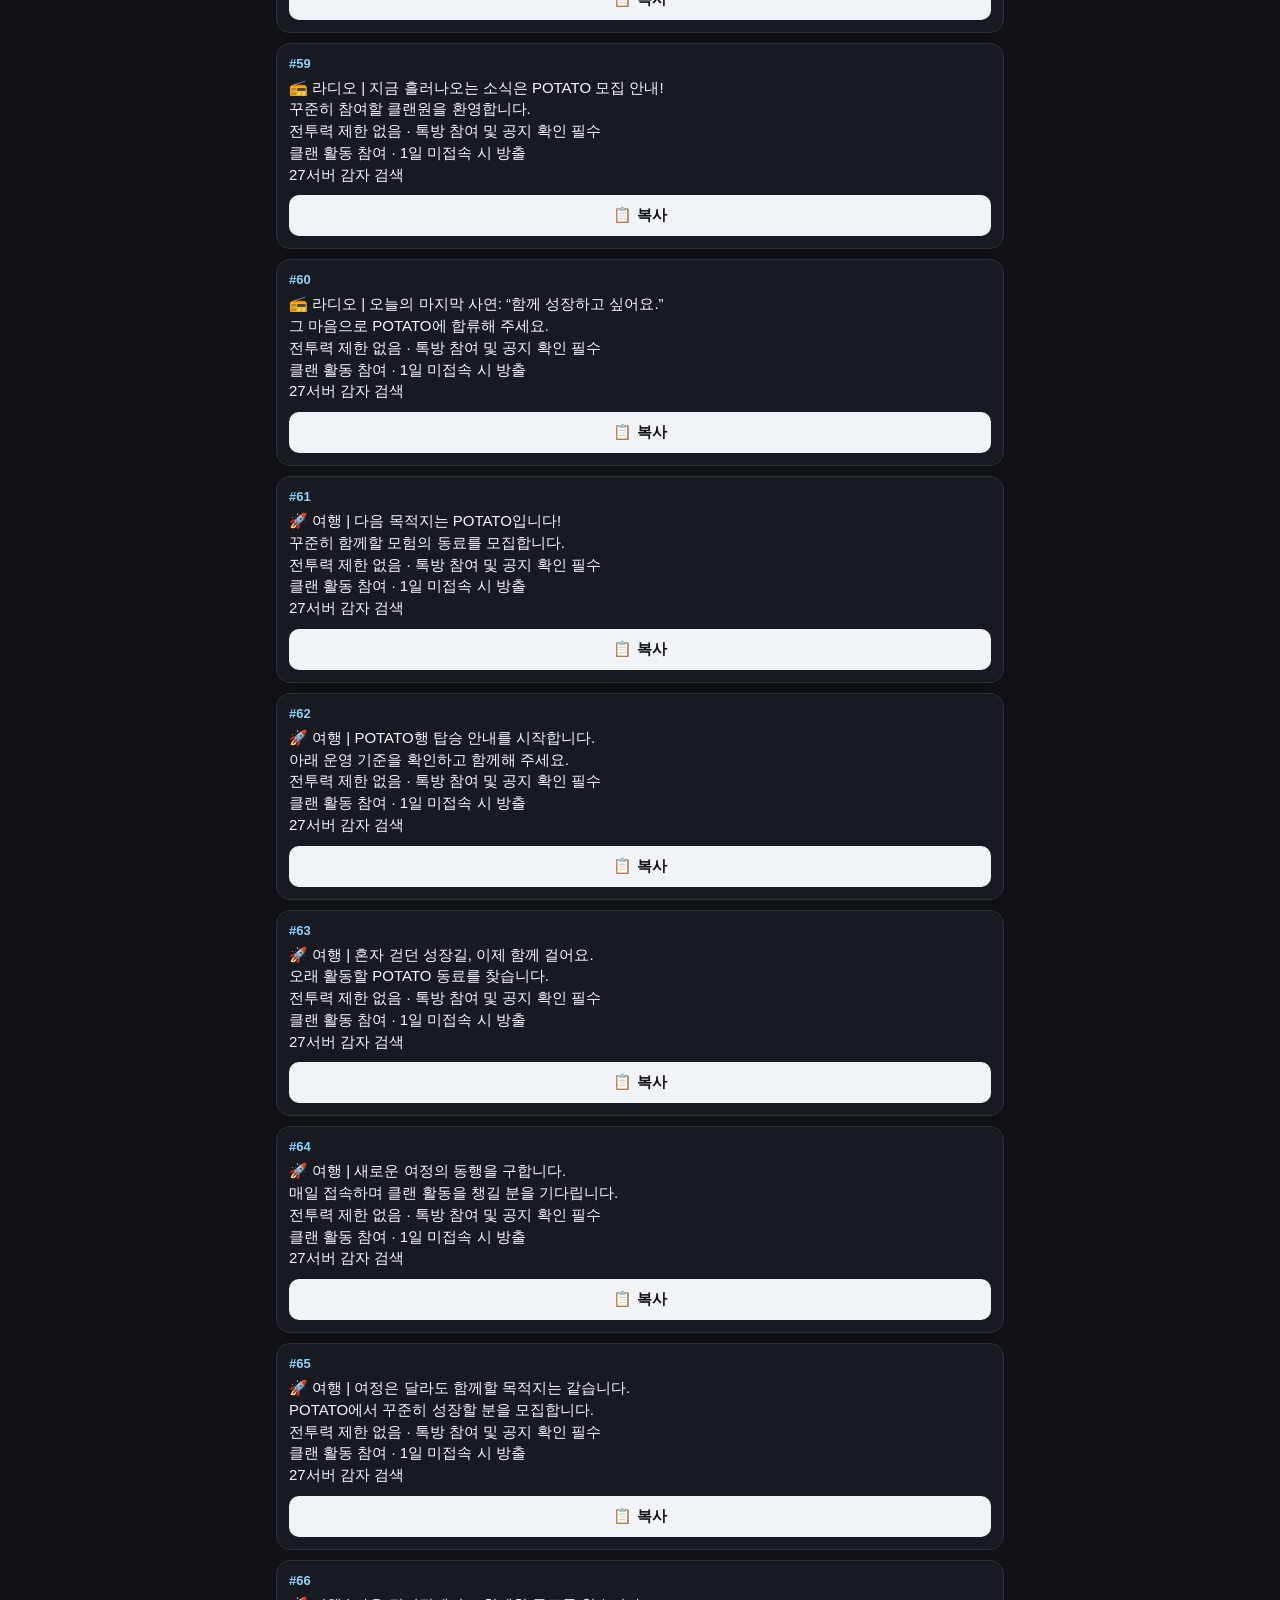
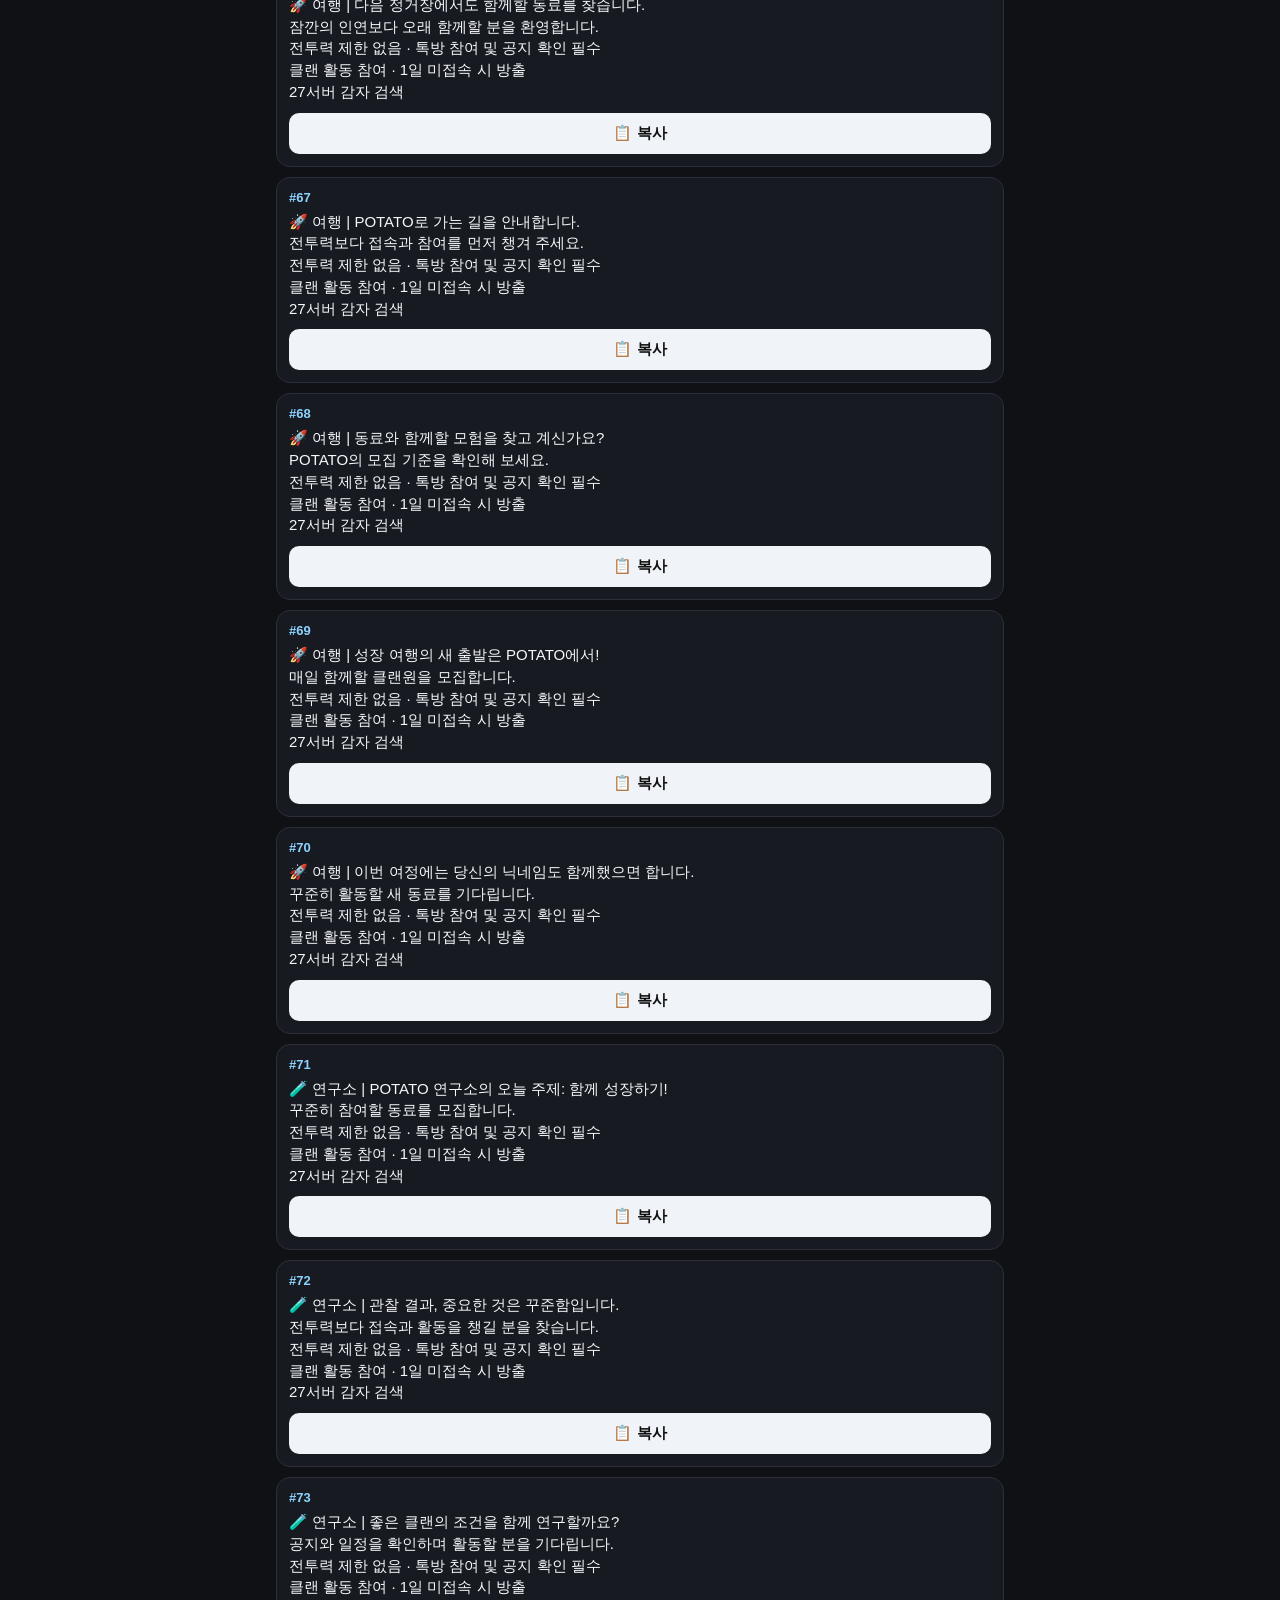
<file: potato.html>
<!doctype html>
<html lang="ko">
<head>
<meta charset="utf-8">
<meta name="viewport" content="width=device-width, initial-scale=1">
<title>POTATO 클랜 홍보글 100</title>
<style>
:root{color-scheme:dark;--bg:#0f1115;--card:#171a21;--line:#2a2f3a;--text:#f5f7fb;--muted:#9aa3b2;--accent:#8bd3ff}
*{box-sizing:border-box}body{margin:0;background:var(--bg);color:var(--text);font-family:-apple-system,BlinkMacSystemFont,"Segoe UI",Roboto,"Noto Sans KR",sans-serif}.wrap{max-width:760px;margin:0 auto;padding:16px}h1{font-size:24px;margin:6px 0 4px}.desc{color:var(--muted);margin:0 0 16px;font-size:14px}.grid{display:grid;gap:10px}.card{border:1px solid var(--line);background:var(--card);border-radius:14px;padding:12px}.num{color:var(--accent);font-weight:700;margin-bottom:6px;font-size:13px}pre{margin:0;white-space:pre-wrap;word-break:keep-all;font-family:inherit;font-size:15px;line-height:1.45}button{width:100%;margin-top:10px;padding:11px 12px;border:0;border-radius:10px;font-weight:700;font-size:15px;background:#f0f3f7;color:#111;cursor:pointer}button:active{transform:scale(.99)}.top{position:sticky;top:0;z-index:10;background:rgba(15,17,21,.92);backdrop-filter:blur(8px);padding:8px 0 10px;margin-bottom:8px}.search{width:100%;padding:11px 12px;border-radius:10px;border:1px solid var(--line);background:#0c0e12;color:var(--text);font-size:15px}.hidden{display:none}.lang-switch{display:grid;grid-template-columns:repeat(3,1fr);gap:8px;margin:10px 0}.lang-switch button{margin:0;background:#242a35;color:#dce3ee;border:1px solid var(--line)}.lang-switch button.active{background:var(--accent);color:#071019;border-color:var(--accent)}.random-btn{width:100%;margin:0 0 10px;padding:12px;background:#8bd3ff;color:#111;font-weight:800}.loading{color:var(--muted);padding:20px;text-align:center}
</style>
</head>
<body>
<div class="wrap">
<div class="top">
<h1 id="pageTitle">✨ POTATO 클랜 홍보글 100</h1>
<div class="lang-switch"><button id="koBtn" class="active" onclick="setLanguage('ko')">한국어</button><button id="enBtn" onclick="setLanguage('en')">English</button><button id="jpBtn" onclick="setLanguage('jp')">日本語</button></div>
<button class="random-btn" id="randomCopyBtn" onclick="randomCopy(this)">🎲 랜덤 홍보글 복사</button>
<p class="desc" id="desc">영화·속보·꽁트 등 10가지 콘셉트의 한국어 홍보글 100개입니다. 전투력 제한 없음 / 톡방 필수 / 1일 미접속 시 방출.</p>
<input class="search" id="search" placeholder="검색: 영화, 속보, 꽁트, 감자밭..." oninput="filterCards()">
</div>
<section class="grid" id="grid"><div class="loading">불러오는 중...</div></section>
</div>
<script>
const files={ko:'potato-array.json',en:'potato-en-array.json',jp:'potato-jp-array.json'};
const cache={};let currentLanguage='ko';let currentPosts=[];let lastRandomIndex=-1;
const ui={
ko:{title:'✨ POTATO 클랜 홍보글 100',random:'🎲 랜덤 홍보글 복사',desc:'영화·속보·꽁트 등 10가지 콘셉트의 한국어 홍보글 100개입니다. 전투력 제한 없음 / 톡방 필수 / 1일 미접속 시 방출.',search:'검색: 영화, 속보, 꽁트, 감자밭...',copy:'📋 복사',copied:'✅ 복사됨',loading:'불러오는 중...'},
en:{title:'✨ 50 POTATO Recruitment Posts',random:'🎲 Copy a Random Post',desc:'50 posts with No power requirement / removal after 1 inactive day / group chat required.',search:'Search: movie, news, power, group chat...',copy:'📋 Copy',copied:'✅ Copied',loading:'Loading...'},
jp:{title:'✨ POTATO メンバー募集文 50選',random:'🎲 ランダム募集文をコピー',desc:'戦闘力制限なし / 1日未ログインで除名 / グループチャット必須 を含む50種類です。',search:'検索：映画、速報、戦闘力、グルチャ...',copy:'📋 コピー',copied:'✅ コピー完了',loading:'読み込み中...'}
};
async function loadPosts(lang){
if(cache[lang])return cache[lang];
const res=await fetch(files[lang]+'?v=20261109-diverse',{cache:'no-store'});if(!res.ok)throw new Error('load failed');
const data=await res.json();cache[lang]=Array.isArray(data)?data:(data.posts||[]);return cache[lang];
}
function renderPosts(posts){
const g=document.getElementById('grid');g.innerHTML='';posts.forEach((text,i)=>{const a=document.createElement('article');a.className='card';a.innerHTML=`<div class="num">#${String(i+1).padStart(2,'0')}</div><pre id="post-${i+1}"></pre><button onclick="copyPost(${i+1},this)">${ui[currentLanguage].copy}</button>`;a.querySelector('pre').textContent=text;g.appendChild(a)});filterCards();
}
async function setLanguage(lang){
currentLanguage=lang;lastRandomIndex=-1;document.documentElement.lang=lang==='jp'?'ja':lang;
['ko','en','jp'].forEach(x=>document.getElementById(x+'Btn').classList.toggle('active',x===lang));
const t=ui[lang];document.getElementById('pageTitle').textContent=t.title;document.getElementById('randomCopyBtn').textContent=t.random;document.getElementById('desc').textContent=t.desc;document.getElementById('search').placeholder=t.search;document.getElementById('grid').innerHTML=`<div class="loading">${t.loading}</div>`;
try{currentPosts=await loadPosts(lang);renderPosts(currentPosts)}catch(e){document.getElementById('grid').innerHTML='<div class="loading">데이터를 불러오지 못했습니다.</div>'}
}
async function writeClipboard(text){try{await navigator.clipboard.writeText(text)}catch(e){const ta=document.createElement('textarea');ta.value=text;document.body.appendChild(ta);ta.select();document.execCommand('copy');ta.remove()}}
async function copyPost(i,btn){const text=currentPosts[i-1]||'';await writeClipboard(text);const old=btn.textContent;btn.textContent=ui[currentLanguage].copied;setTimeout(()=>btn.textContent=old,1200)}
async function randomCopy(btn){if(!currentPosts.length)return;let idx;do{idx=Math.floor(Math.random()*currentPosts.length)}while(currentPosts.length>1&&idx===lastRandomIndex);lastRandomIndex=idx;await writeClipboard(currentPosts[idx]);const old=btn.textContent;btn.textContent='✅ #'+String(idx+1).padStart(2,'0')+(currentLanguage==='ko'?' 복사됨':currentLanguage==='jp'?' コピー完了':' Copied');setTimeout(()=>btn.textContent=old,1500)}
function filterCards(){const q=document.getElementById('search').value.trim().toLowerCase();document.querySelectorAll('.card').forEach(card=>card.classList.toggle('hidden',q&&!card.innerText.toLowerCase().includes(q)))}
setLanguage('ko');
</script>
</body>
</html>
</file>
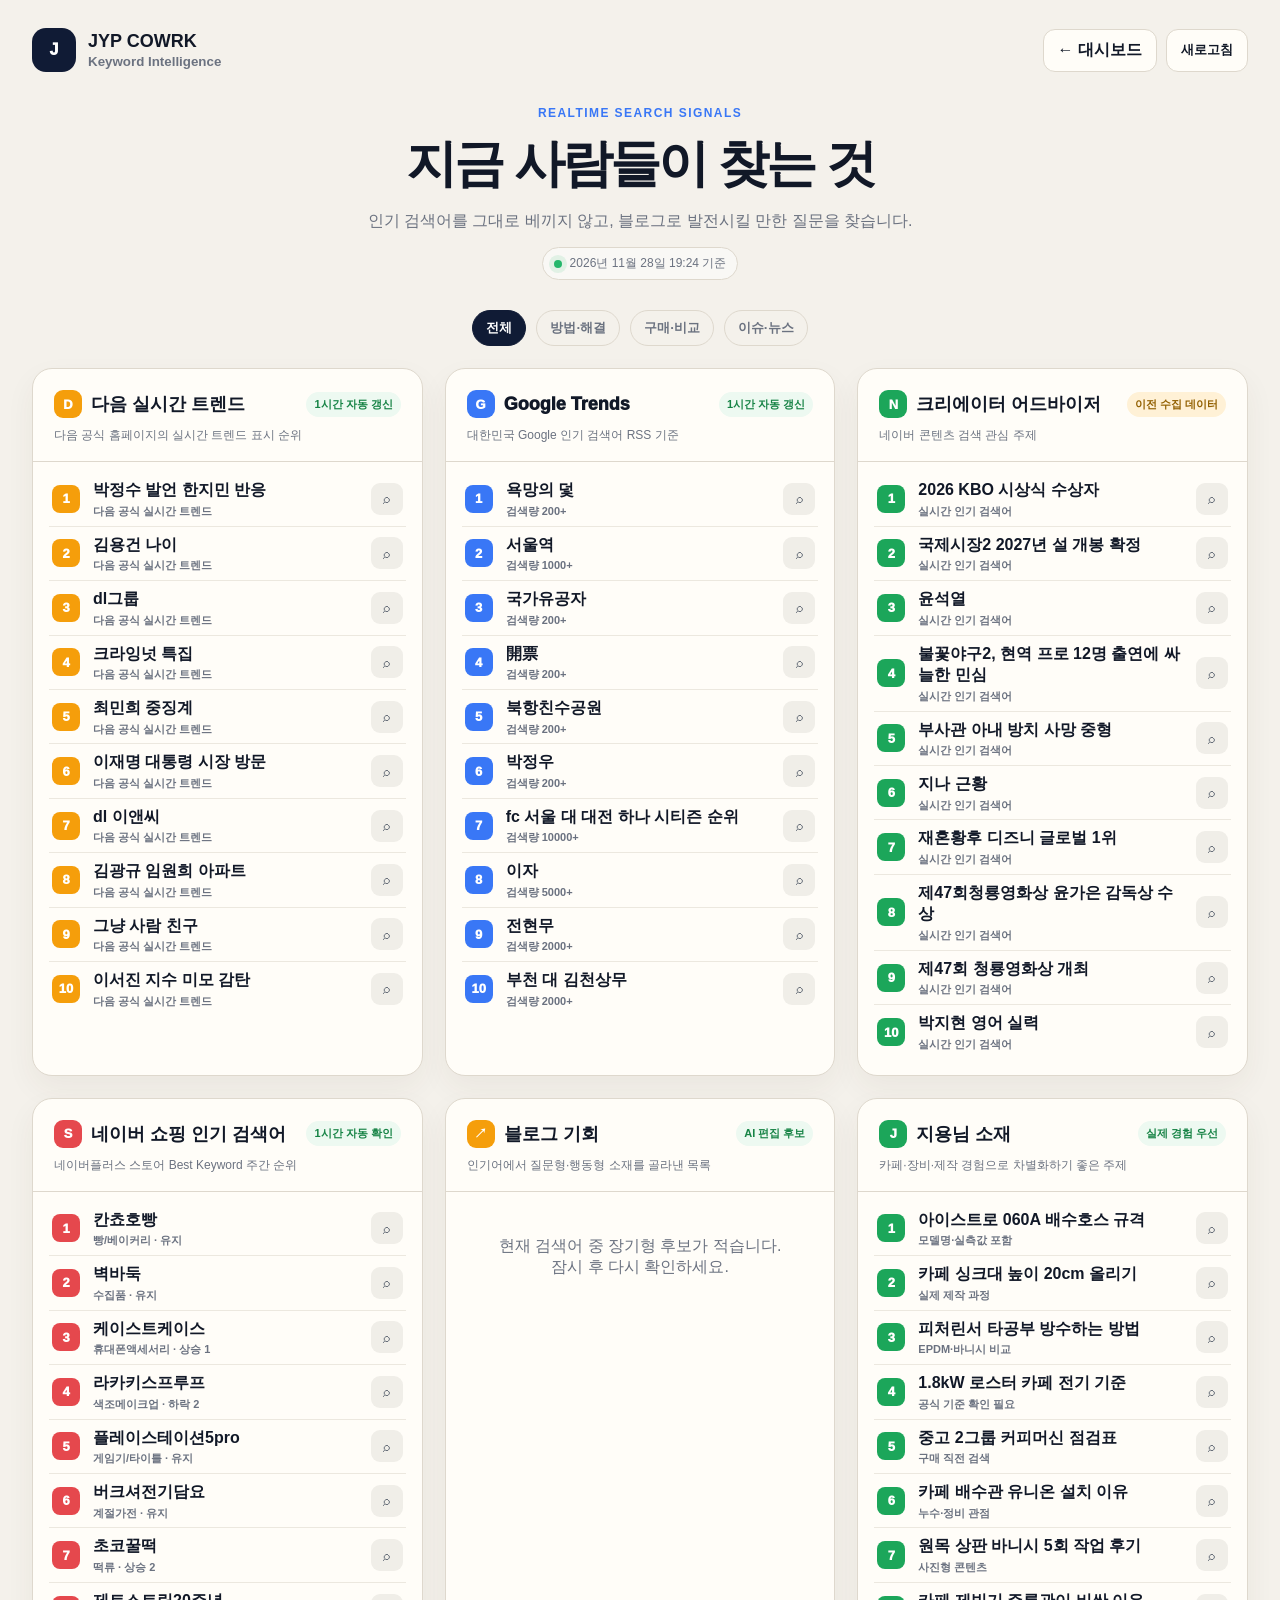
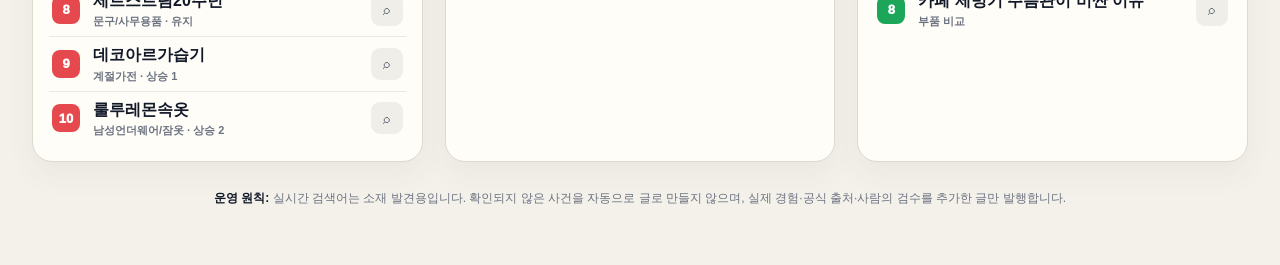
<file: realtime.html>
<!doctype html>
<html lang="ko">
<head>
<meta charset="utf-8"><meta name="viewport" content="width=device-width,initial-scale=1">
<title>JYP 실시간 키워드 탐색기</title>
<meta name="description" content="Google·다음·크리에이터·네이버 쇼핑 인기 검색어를 수집해 블로그와 상품 소재를 찾는 JYP COWRK 키워드 대시보드">
<style>
:root{--bg:#f4f1eb;--ink:#111827;--muted:#6b7280;--paper:#fffdf8;--line:#ded8cd;--orange:#f59e0b;--blue:#3977f6;--green:#1ca65a;--red:#e5484d;--navy:#101b35}
*{box-sizing:border-box}body{margin:0;background:var(--bg);color:var(--ink);font-family:-apple-system,BlinkMacSystemFont,"Segoe UI","Noto Sans KR",sans-serif}
.shell{max-width:1440px;margin:auto;padding:28px 32px 56px}
.top{display:flex;align-items:center;justify-content:space-between;gap:16px;margin-bottom:34px}.brand{display:flex;align-items:center;gap:12px;text-decoration:none;color:var(--ink)}
.mark{display:grid;place-items:center;width:44px;height:44px;border-radius:14px;background:var(--navy);color:white;font-weight:950}.brand b{font-size:18px}.brand small{display:block;color:var(--muted);font-weight:600;margin-top:2px}
.actions{display:flex;gap:9px}.btn{border:1px solid var(--line);background:var(--paper);color:var(--ink);border-radius:12px;padding:10px 14px;font-weight:800;cursor:pointer;text-decoration:none}.btn:hover{border-color:#aaa}
.hero{text-align:center;margin:28px 0 30px}.eyebrow{color:var(--blue);font-weight:900;letter-spacing:.12em;font-size:12px}.hero h1{font-size:clamp(30px,4vw,54px);letter-spacing:-.055em;margin:10px 0 8px}.hero p{color:var(--muted);margin:0;line-height:1.7}.stamp{display:inline-flex;gap:8px;align-items:center;margin-top:13px;padding:7px 11px;border:1px solid var(--line);border-radius:999px;background:#fff8;font-size:12px;color:var(--muted)}.dot{width:8px;height:8px;background:#25b76b;border-radius:50%;box-shadow:0 0 0 5px #25b76b1d}
.toolbar{display:flex;gap:10px;justify-content:center;margin-bottom:22px;flex-wrap:wrap}.chip{border:1px solid var(--line);background:transparent;border-radius:999px;padding:8px 13px;color:var(--muted);font-weight:800;cursor:pointer}.chip.active{background:var(--navy);border-color:var(--navy);color:white}
.grid{display:grid;grid-template-columns:repeat(3,minmax(0,1fr));gap:22px}.panel{background:var(--paper);border:1px solid var(--line);border-radius:20px;box-shadow:0 12px 30px #4237200e;overflow:hidden}.panel.orange{--accent:var(--orange)}.panel.blue{--accent:var(--blue)}.panel.green{--accent:var(--green)}.panel.red{--accent:var(--red)}
.panel-head{padding:21px 21px 17px;border-bottom:1px solid var(--line)}.title-row{display:flex;align-items:center;justify-content:space-between;gap:10px}.source{display:flex;align-items:center;gap:9px;font-size:18px;font-weight:950}.source-icon{display:grid;place-items:center;width:28px;height:28px;border-radius:9px;background:var(--accent);color:#fff;font-size:13px}.status{font-size:11px;padding:5px 8px;border-radius:999px;background:#edf9f1;color:#168345;font-weight:900}.desc{margin:8px 0 0;color:var(--muted);font-size:12px;line-height:1.5}
.list{list-style:none;margin:0;padding:10px 16px 16px}.item{display:grid;grid-template-columns:32px 1fr auto;align-items:center;gap:9px;min-height:49px;padding:7px 3px;border-bottom:1px solid #ece8df}.item:last-child{border-bottom:0}.rank{display:grid;place-items:center;width:28px;height:28px;border-radius:8px;background:var(--accent);color:#fff;font-weight:950;font-size:13px}.keyword{font-weight:800;line-height:1.35}.meta{display:block;color:var(--muted);font-weight:600;font-size:11px;margin-top:3px}.search{border:0;background:#f0eee8;color:#4b5563;width:32px;height:32px;border-radius:9px;cursor:pointer}.search:hover{background:var(--navy);color:#fff}
.empty{padding:34px 20px;color:var(--muted);text-align:center}.footnote{max-width:860px;margin:26px auto 0;color:var(--muted);font-size:12px;line-height:1.7;text-align:center}.footnote b{color:var(--ink)}
.skeleton{height:49px;margin:0 3px;border-bottom:1px solid #ece8df;background:linear-gradient(90deg,transparent,#eee9df,transparent);background-size:220% 100%;animation:load 1.2s infinite}@keyframes load{to{background-position:-220% 0}}
@media(max-width:960px){.grid{grid-template-columns:1fr}.panel{max-width:680px;width:100%;margin:auto}.shell{padding:20px 18px 44px}.hero{margin-top:18px}}
@media(max-width:560px){.brand small{display:none}.top{align-items:flex-start}.actions{flex-direction:column}.btn{font-size:12px;padding:8px 10px}.hero h1{font-size:31px}.hero p{font-size:14px}.panel-head{padding:18px}.list{padding:8px 13px 14px}}
</style>
</head>
<body><main class="shell">
<header class="top"><a class="brand" href="index.html"><span class="mark">J</span><span><b>JYP COWRK</b><small>Keyword Intelligence</small></span></a><div class="actions"><a class="btn" href="index.html">← 대시보드</a><button class="btn" id="refresh">새로고침</button></div></header>
<section class="hero"><div class="eyebrow">REALTIME SEARCH SIGNALS</div><h1>지금 사람들이 찾는 것</h1><p>인기 검색어를 그대로 베끼지 않고, 블로그로 발전시킬 만한 질문을 찾습니다.</p><div class="stamp"><span class="dot"></span><span id="updated">데이터 불러오는 중</span></div></section>
<nav class="toolbar" aria-label="키워드 필터"><button class="chip active" data-filter="all">전체</button><button class="chip" data-filter="how">방법·해결</button><button class="chip" data-filter="buy">구매·비교</button><button class="chip" data-filter="news">이슈·뉴스</button></nav>
<section class="grid">
<article class="panel orange"><div class="panel-head"><div class="title-row"><div class="source"><span class="source-icon">D</span>다음 실시간 트렌드</div><span class="status">1시간 자동 갱신</span></div><p class="desc">다음 공식 홈페이지의 실시간 트렌드 표시 순위</p></div><ol class="list" id="daum"><li class="skeleton"></li><li class="skeleton"></li><li class="skeleton"></li></ol></article>
<article class="panel blue"><div class="panel-head"><div class="title-row"><div class="source"><span class="source-icon">G</span>Google Trends</div><span class="status">1시간 자동 갱신</span></div><p class="desc">대한민국 Google 인기 검색어 RSS 기준</p></div><ol class="list" id="google"><li class="skeleton"></li><li class="skeleton"></li><li class="skeleton"></li></ol></article>
<article class="panel green"><div class="panel-head"><div class="title-row"><div class="source"><span class="source-icon">N</span>크리에이터 어드바이저</div><span class="status">1시간 자동 갱신</span></div><p class="desc">네이버 콘텐츠 검색 관심 주제</p></div><ol class="list" id="creator"><li class="skeleton"></li><li class="skeleton"></li><li class="skeleton"></li></ol></article>
<article class="panel red"><div class="panel-head"><div class="title-row"><div class="source"><span class="source-icon">S</span>네이버 쇼핑 인기 검색어</div><span class="status">1시간 자동 확인</span></div><p class="desc">네이버플러스 스토어 Best Keyword 주간 순위</p></div><ol class="list" id="shopping"><li class="skeleton"></li><li class="skeleton"></li><li class="skeleton"></li></ol></article>
<article class="panel orange"><div class="panel-head"><div class="title-row"><div class="source"><span class="source-icon">↗</span>블로그 기회</div><span class="status">AI 편집 후보</span></div><p class="desc">인기어에서 질문형·행동형 소재를 골라낸 목록</p></div><ol class="list" id="opportunity"></ol></article>
<article class="panel green"><div class="panel-head"><div class="title-row"><div class="source"><span class="source-icon">J</span>지용님 소재</div><span class="status">실제 경험 우선</span></div><p class="desc">카페·장비·제작 경험으로 차별화하기 좋은 주제</p></div><ol class="list" id="personal"></ol></article>
</section>
<p class="footnote"><b>운영 원칙:</b> 실시간 검색어는 소재 발견용입니다. 확인되지 않은 사건을 자동으로 글로 만들지 않으며, 실제 경험·공식 출처·사람의 검수를 추가한 글만 발행합니다.</p>
</main>
<script>
const personal=[
 {k:"아이스트로 060A 배수호스 규격",tag:"buy",m:"모델명·실측값 포함"},
 {k:"카페 싱크대 높이 20cm 올리기",tag:"how",m:"실제 제작 과정"},
 {k:"피처린서 타공부 방수하는 방법",tag:"how",m:"EPDM·바니시 비교"},
 {k:"1.8kW 로스터 카페 전기 기준",tag:"how",m:"공식 기준 확인 필요"},
 {k:"중고 2그룹 커피머신 점검표",tag:"buy",m:"구매 직전 검색"},
 {k:"카페 배수관 유니온 설치 이유",tag:"how",m:"누수·정비 관점"},
 {k:"원목 상판 바니시 5회 작업 후기",tag:"how",m:"사진형 콘텐츠"},
 {k:"카페 제빙기 주름관이 비싼 이유",tag:"buy",m:"부품 비교"}
];
let currentFilter="all", live=[], daum=[], creator=[], shopping=[], sourceState={}, loadError=false;
const classify=k=>/(방법|신청|설치|해결|고장|만들|사용|기준|규격)/.test(k)?"how":/(가격|구매|추천|비교|할인|제품)/.test(k)?"buy":"news";
function row(x,i,source){const tag=x.tag||classify(x.k);if(currentFilter!=="all"&&tag!==currentFilter)return"";const q=encodeURIComponent(x.k);const bases={google:"https://www.google.com/search?q=",daum:"https://search.daum.net/search?w=tot&q=",naver:"https://search.naver.com/search.naver?query="};const url=x.url||(bases[source]||bases.naver)+q;return '<li class="item"><span class="rank">'+(i+1)+'</span><span class="keyword">'+escapeHtml(x.k)+'<span class="meta">'+escapeHtml(x.m||label(tag))+'</span></span><button class="search" aria-label="'+escapeHtml(x.k)+' 열기" onclick="window.open(\''+escapeHtml(url)+'\',\'_blank\')">⌕</button></li>'}
function label(t){return t==="how"?"방법·해결형":t==="buy"?"구매·비교형":"이슈·뉴스형"}
function escapeHtml(s){return String(s).replace(/[&<>"']/g,c=>({"&":"&amp;","<":"&lt;",">":"&gt;","\"":"&quot;","'":"&#39;"}[c]))}
function sourceMessage(key, noun){
 const state=sourceState[key]||{};
 if(loadError)return "데이터를 불러오지 못했습니다. 새로고침으로 다시 시도해 주세요.";
 if(state.error&&!state.items?.length)return "현재 "+noun+"를 수집하지 못했습니다. 다음 자동 수집 때 다시 확인합니다.";
 return "이 필터에 해당하는 "+noun+"가 없습니다.";
}
function render(){
 ["daum","google","creator","shopping"].forEach(key=>{
  const state=sourceState[key]||{}, badge=document.querySelector("#"+key).closest(".panel").querySelector(".status");
  badge.textContent=loadError?"불러오기 실패":state.stale?"이전 수집 데이터":state.error?"수집 대기":key==="shopping"?"1시간 자동 확인":"1시간 자동 갱신";
  badge.style.background=loadError||state.stale||state.error?"#fff1d6":"";
  badge.style.color=loadError||state.stale||state.error?"#926000":"";
 });

 const d=daum.slice(0,10).map((x,i)=>row(x,i,"daum")).join("");
 document.querySelector("#daum").innerHTML=d||'<li class="empty">'+escapeHtml(sourceMessage("daum","트렌드"))+'</li>';
 const g=live.slice(0,10).map((x,i)=>row(x,i,"google")).join("");
 document.querySelector("#google").innerHTML=g||'<li class="empty">이 필터에 해당하는 검색어가 없습니다.</li>';
 const c=creator.slice(0,10).map((x,i)=>row(x,i,"naver")).join("");
 document.querySelector("#creator").innerHTML=c||'<li class="empty">이 필터에 해당하는 검색어가 없습니다.</li>';
 const s=shopping.slice(0,10).map((x,i)=>row(x,i,"naver")).join("");
 document.querySelector("#shopping").innerHTML=s||'<li class="empty">이 필터에 해당하는 쇼핑 검색어가 없습니다.</li>';
 const opportunities=live.filter(x=>classify(x.k)!=="news").slice(0,10);
 document.querySelector("#opportunity").innerHTML=opportunities.map((x,i)=>row({...x,m:"질문형 글 후보"} ,i,"naver")).join("")||'<li class="empty">현재 검색어 중 장기형 후보가 적습니다.<br>잠시 후 다시 확인하세요.</li>';
 document.querySelector("#personal").innerHTML=personal.map((x,i)=>row(x,i,"naver")).join("")||'<li class="empty">이 필터에 해당하는 소재가 없습니다.</li>';
}
async function load(){
 try{const r=await fetch("data/trends.json?"+Date.now());if(!r.ok)throw 0;const d=await r.json();const s=d.sources||{};sourceState=s;loadError=false;live=(s.google&&s.google.items)||d.items||[];daum=((s.daum&&s.daum.items)||[]).filter(x=>typeof x.k==="string"&&!/^(none|null|undefined)?$/i.test(x.k.trim()));creator=(s.creator&&s.creator.items)||[];shopping=(s.shopping&&s.shopping.items)||[];document.querySelector("#updated").textContent=(d.updated_kst||d.updated_at||"최근")+" 기준";}
 catch(e){loadError=true;sourceState={};live=[{k:"데이터 갱신 대기 중",m:"GitHub 자동 수집 준비 중",tag:"news"}];daum=[];creator=[];shopping=[];document.querySelector("#updated").textContent="초기 데이터";}
 render();
}
document.querySelectorAll(".chip").forEach(b=>b.onclick=()=>{document.querySelectorAll(".chip").forEach(x=>x.classList.remove("active"));b.classList.add("active");currentFilter=b.dataset.filter;render()});
document.querySelector("#refresh").onclick=load;load();
</script></body></html>
</file>
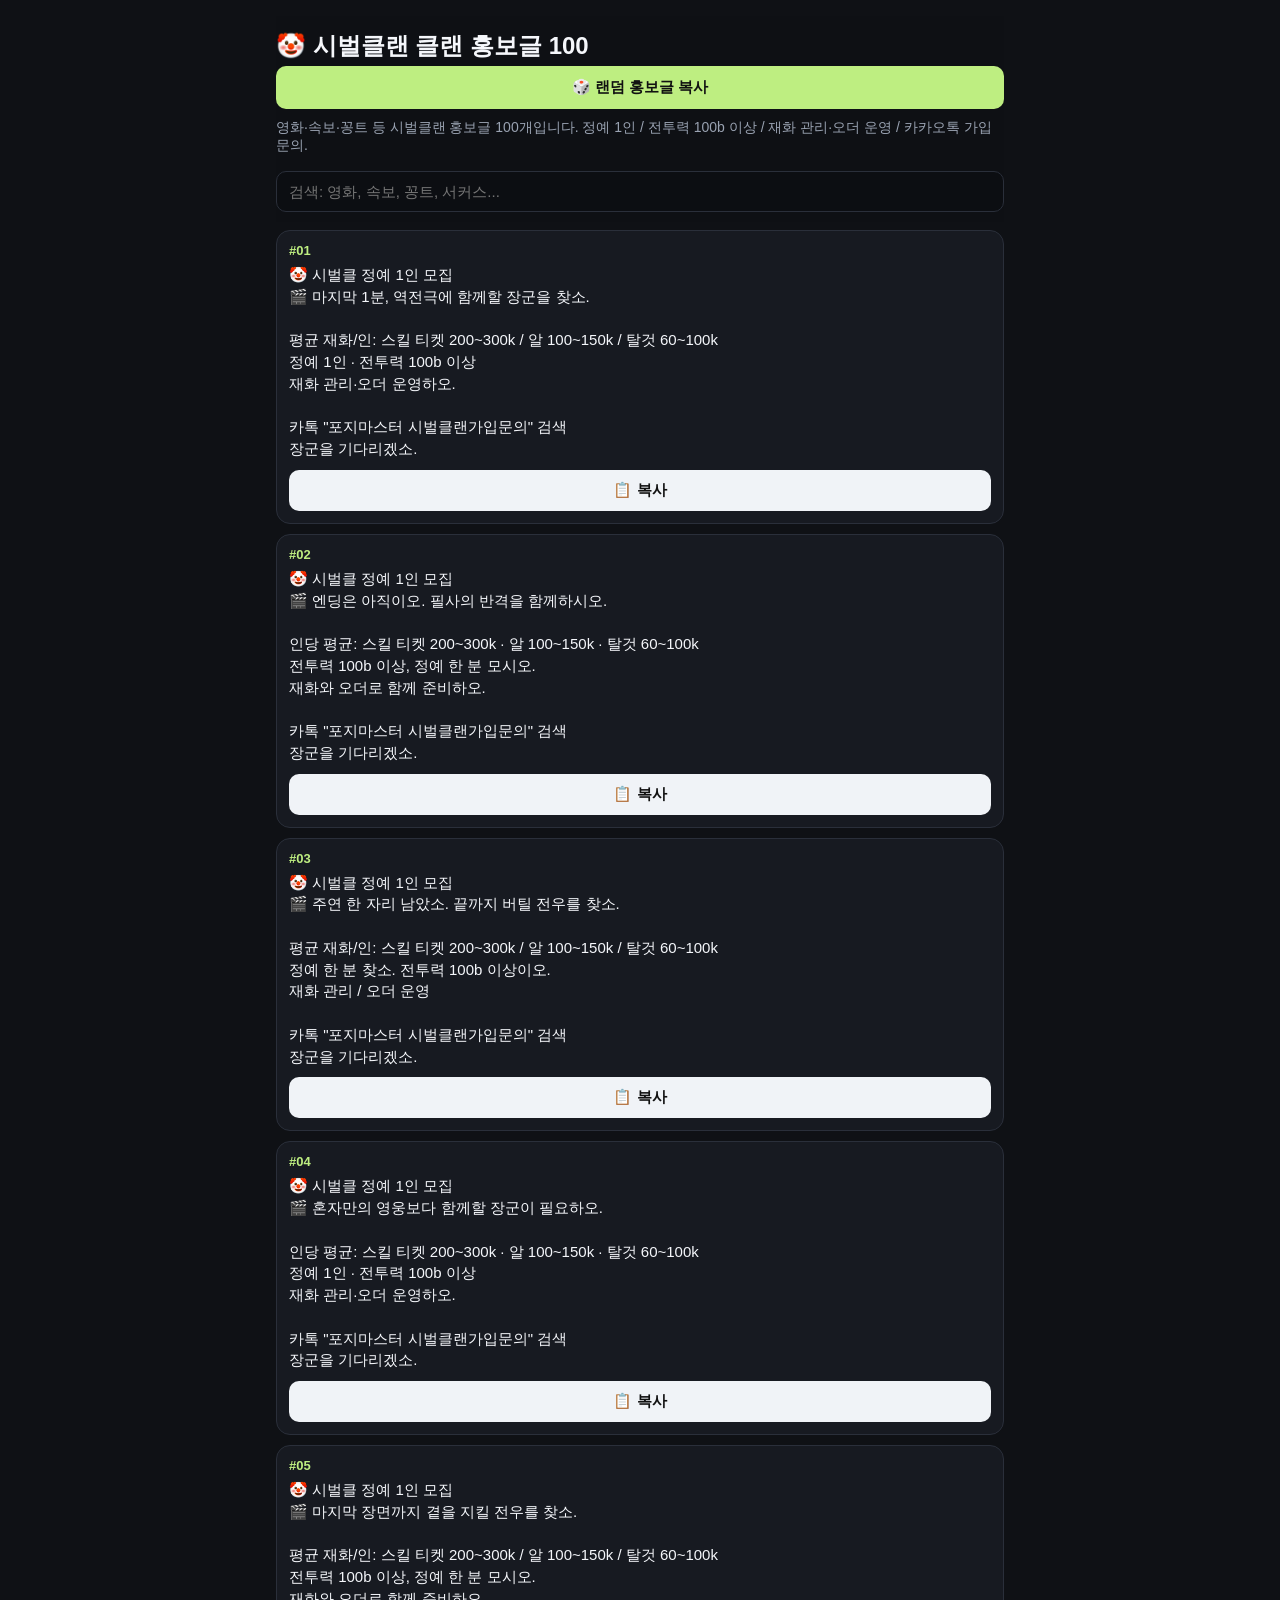
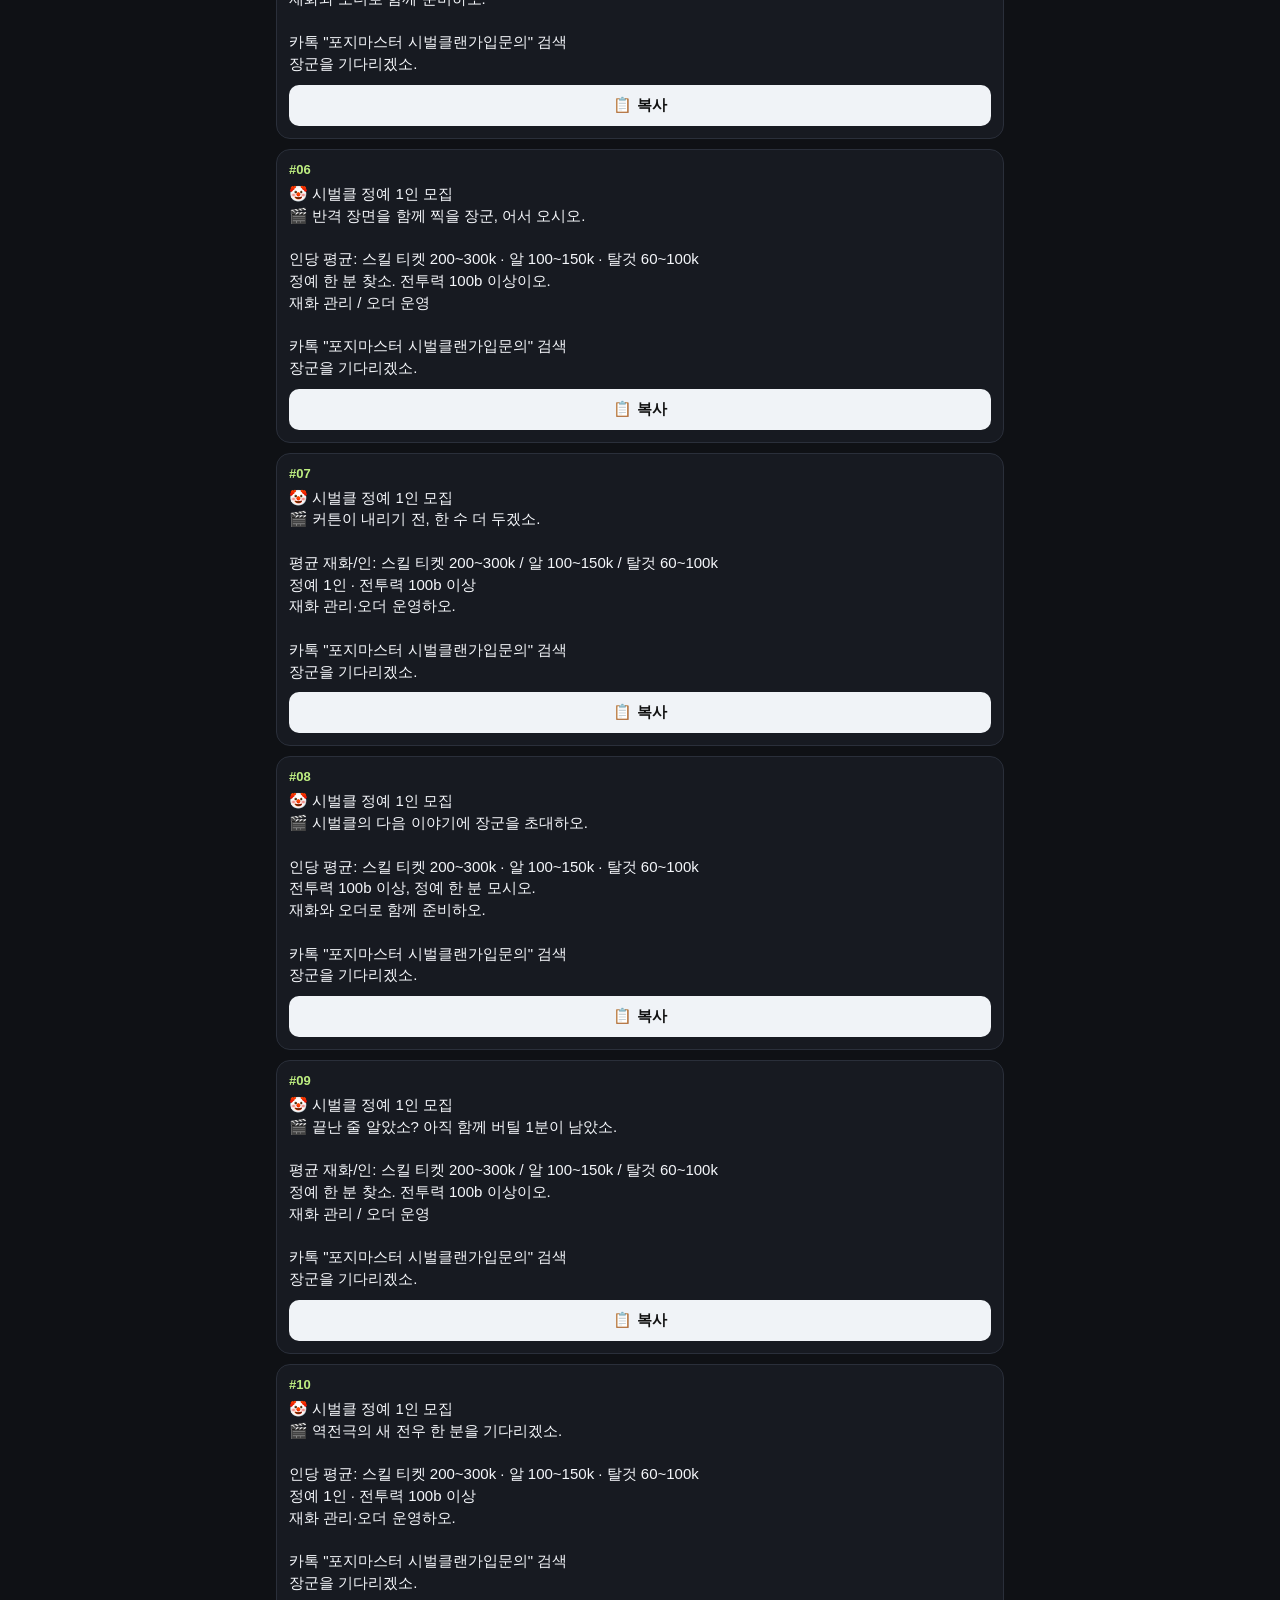
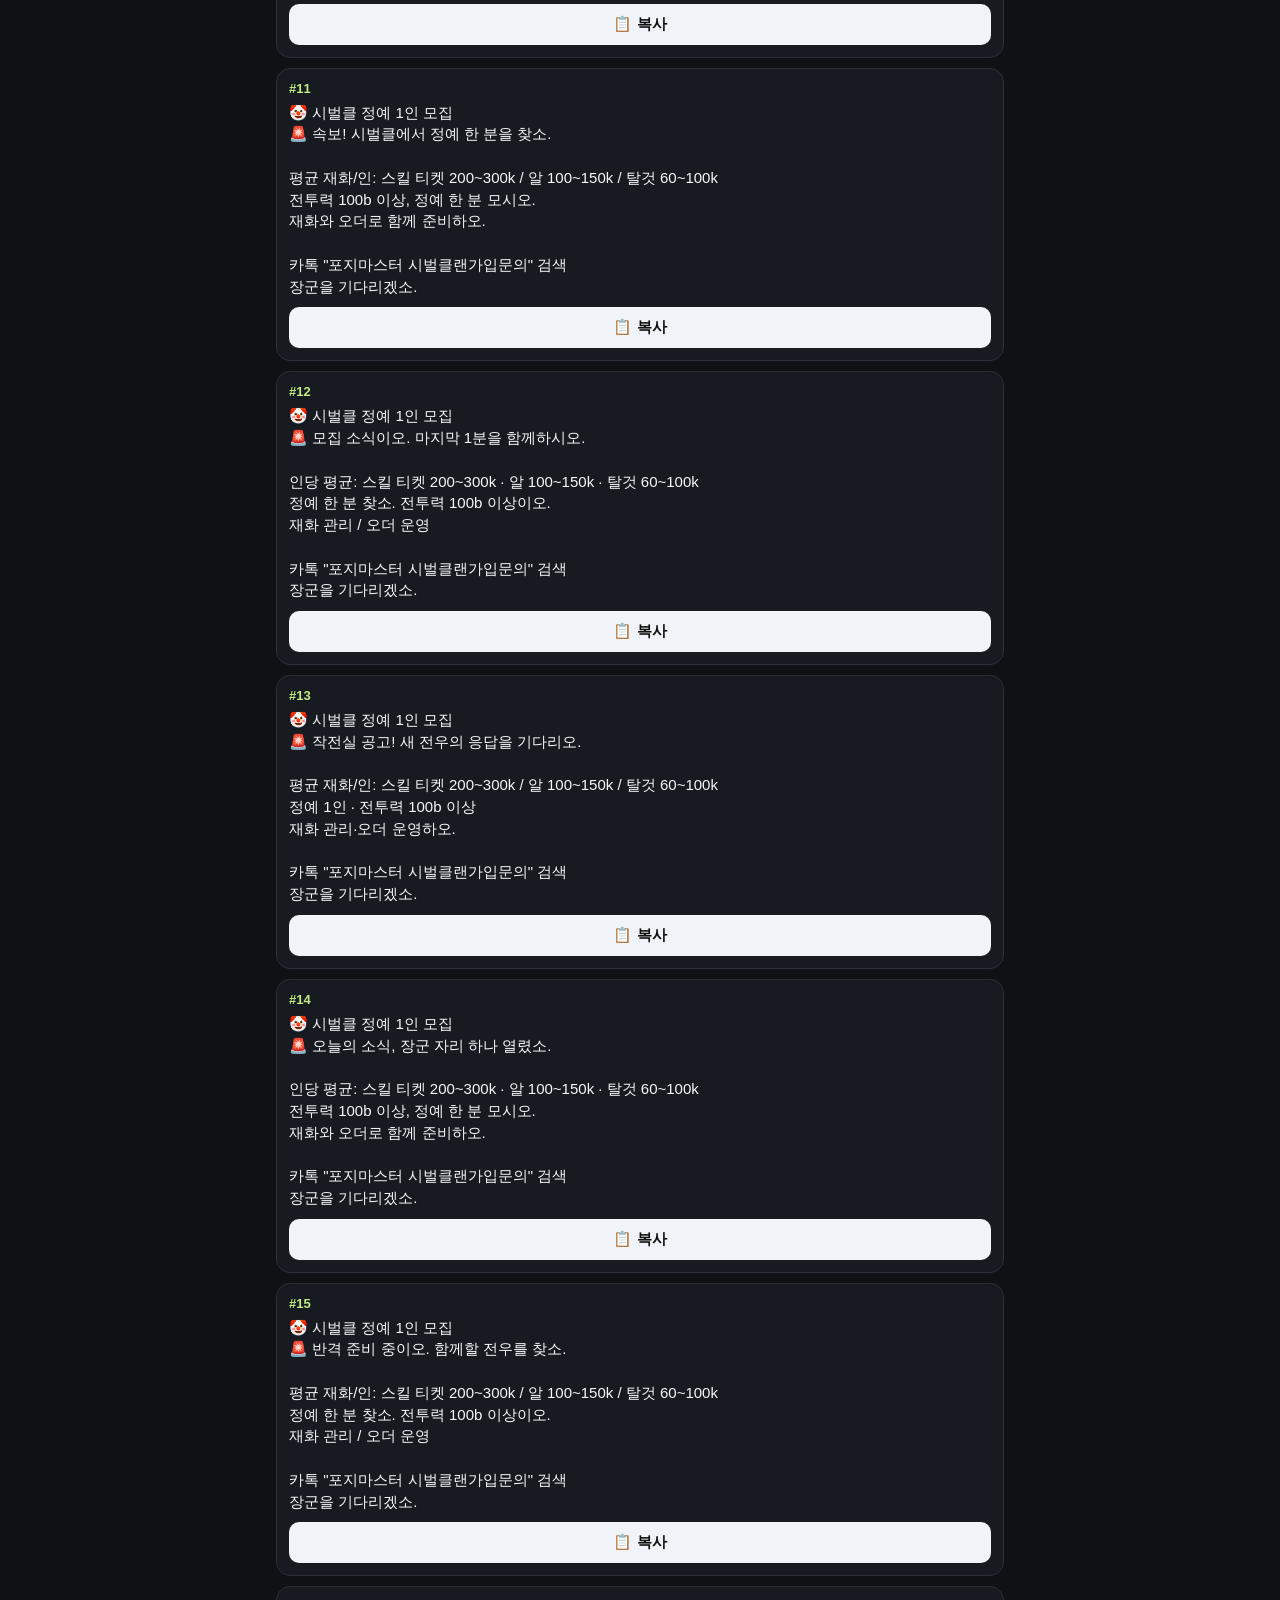
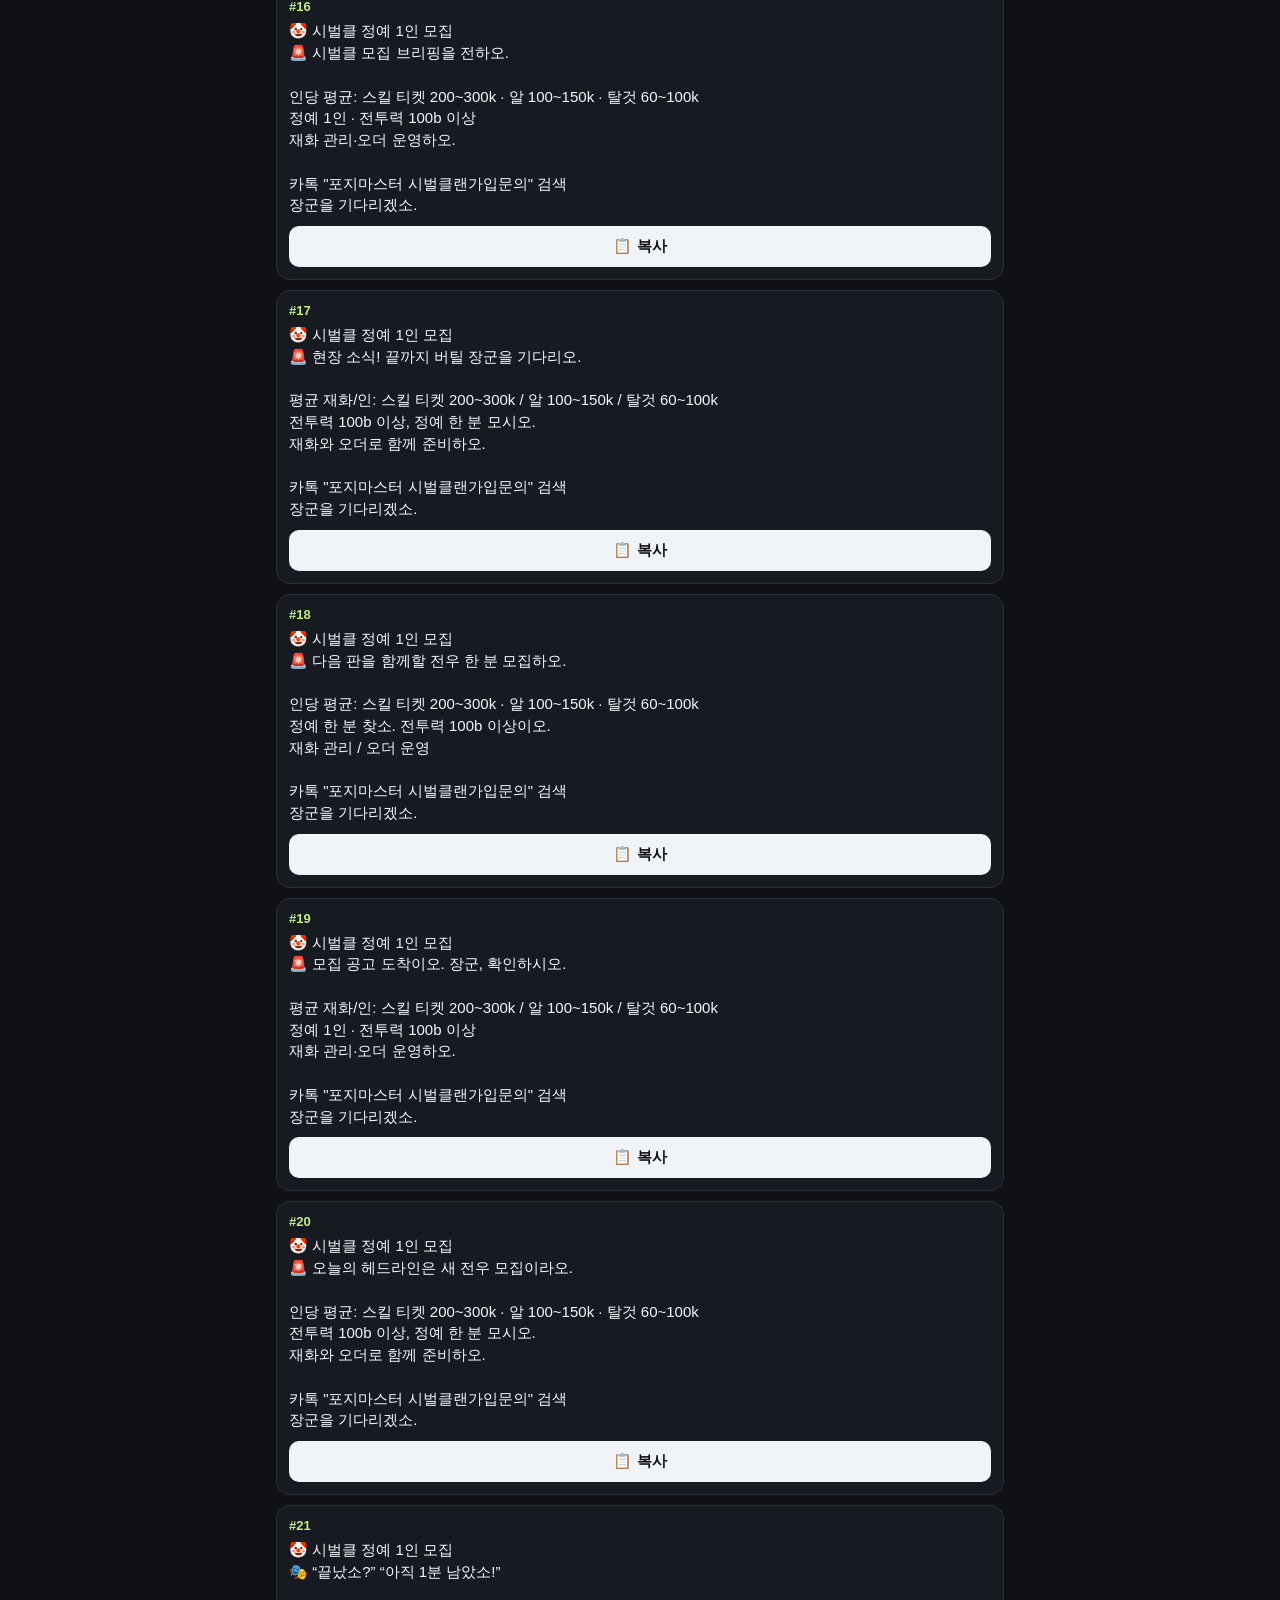
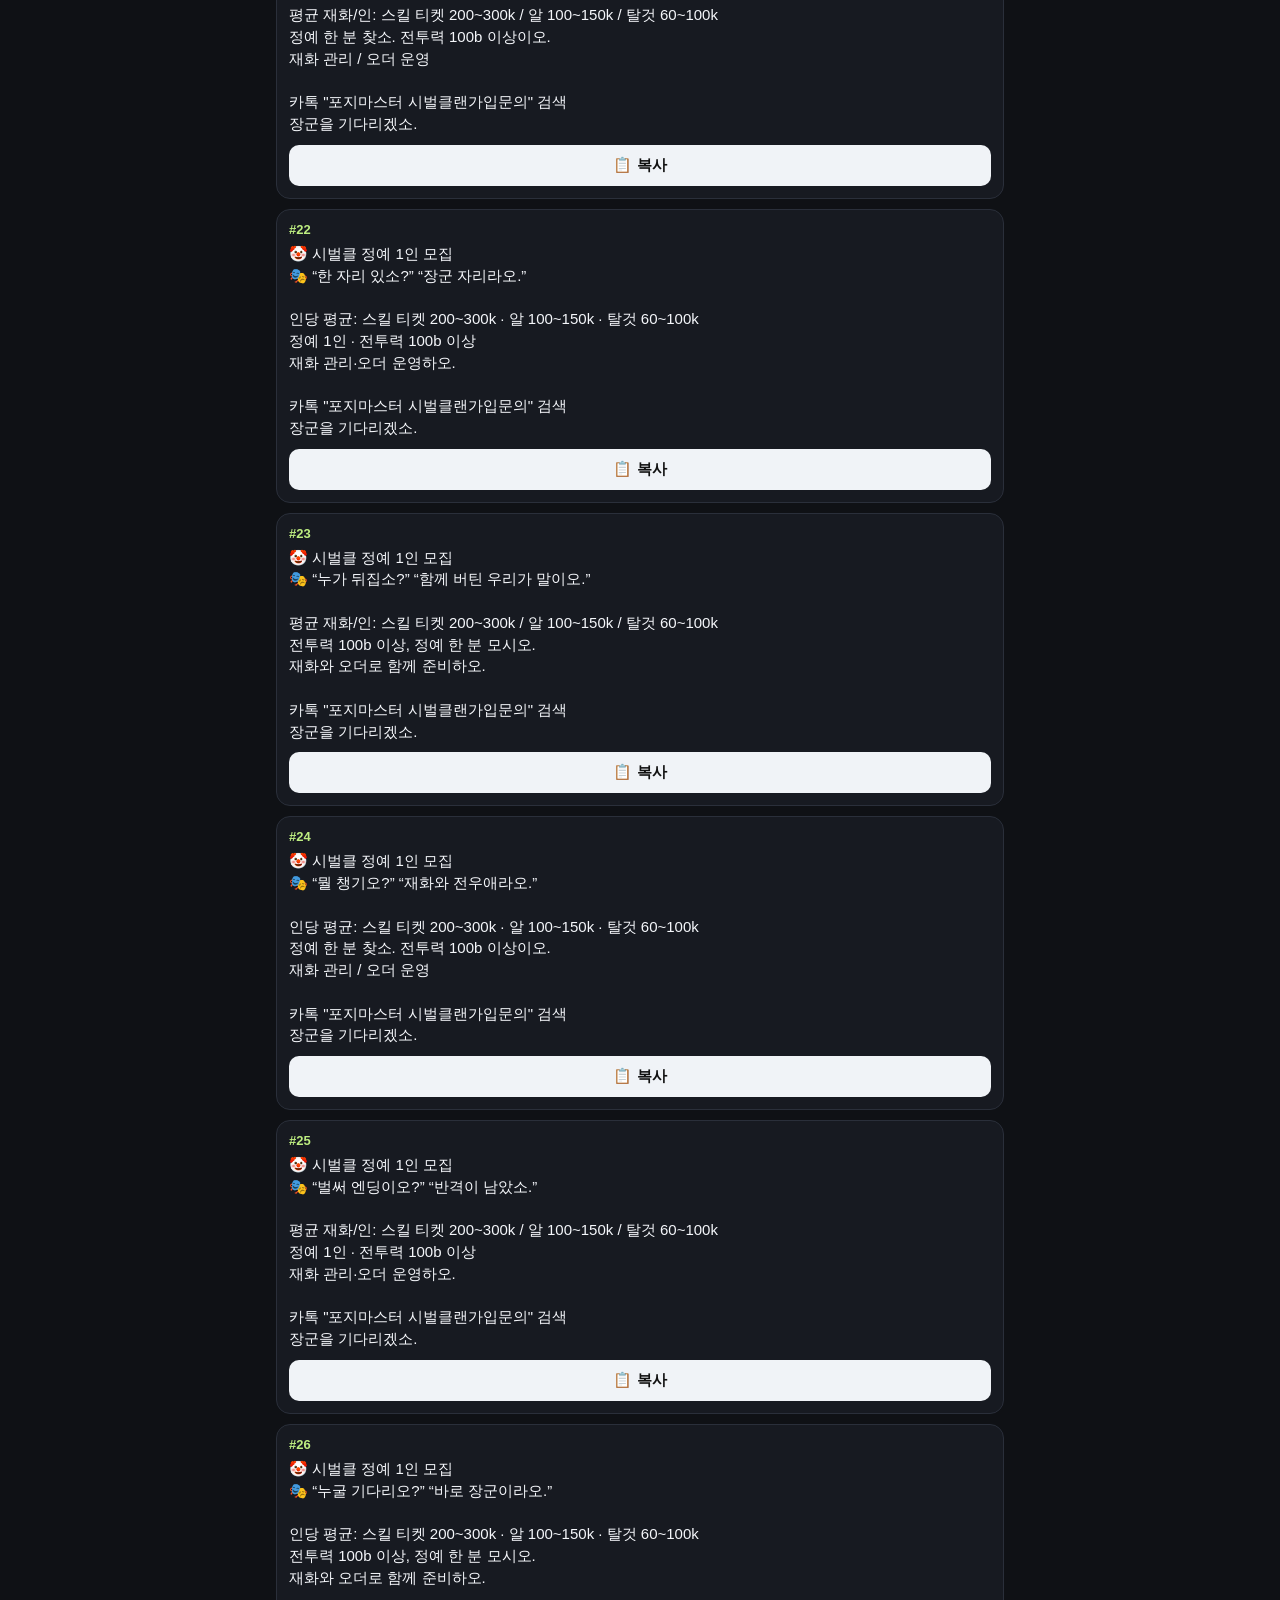
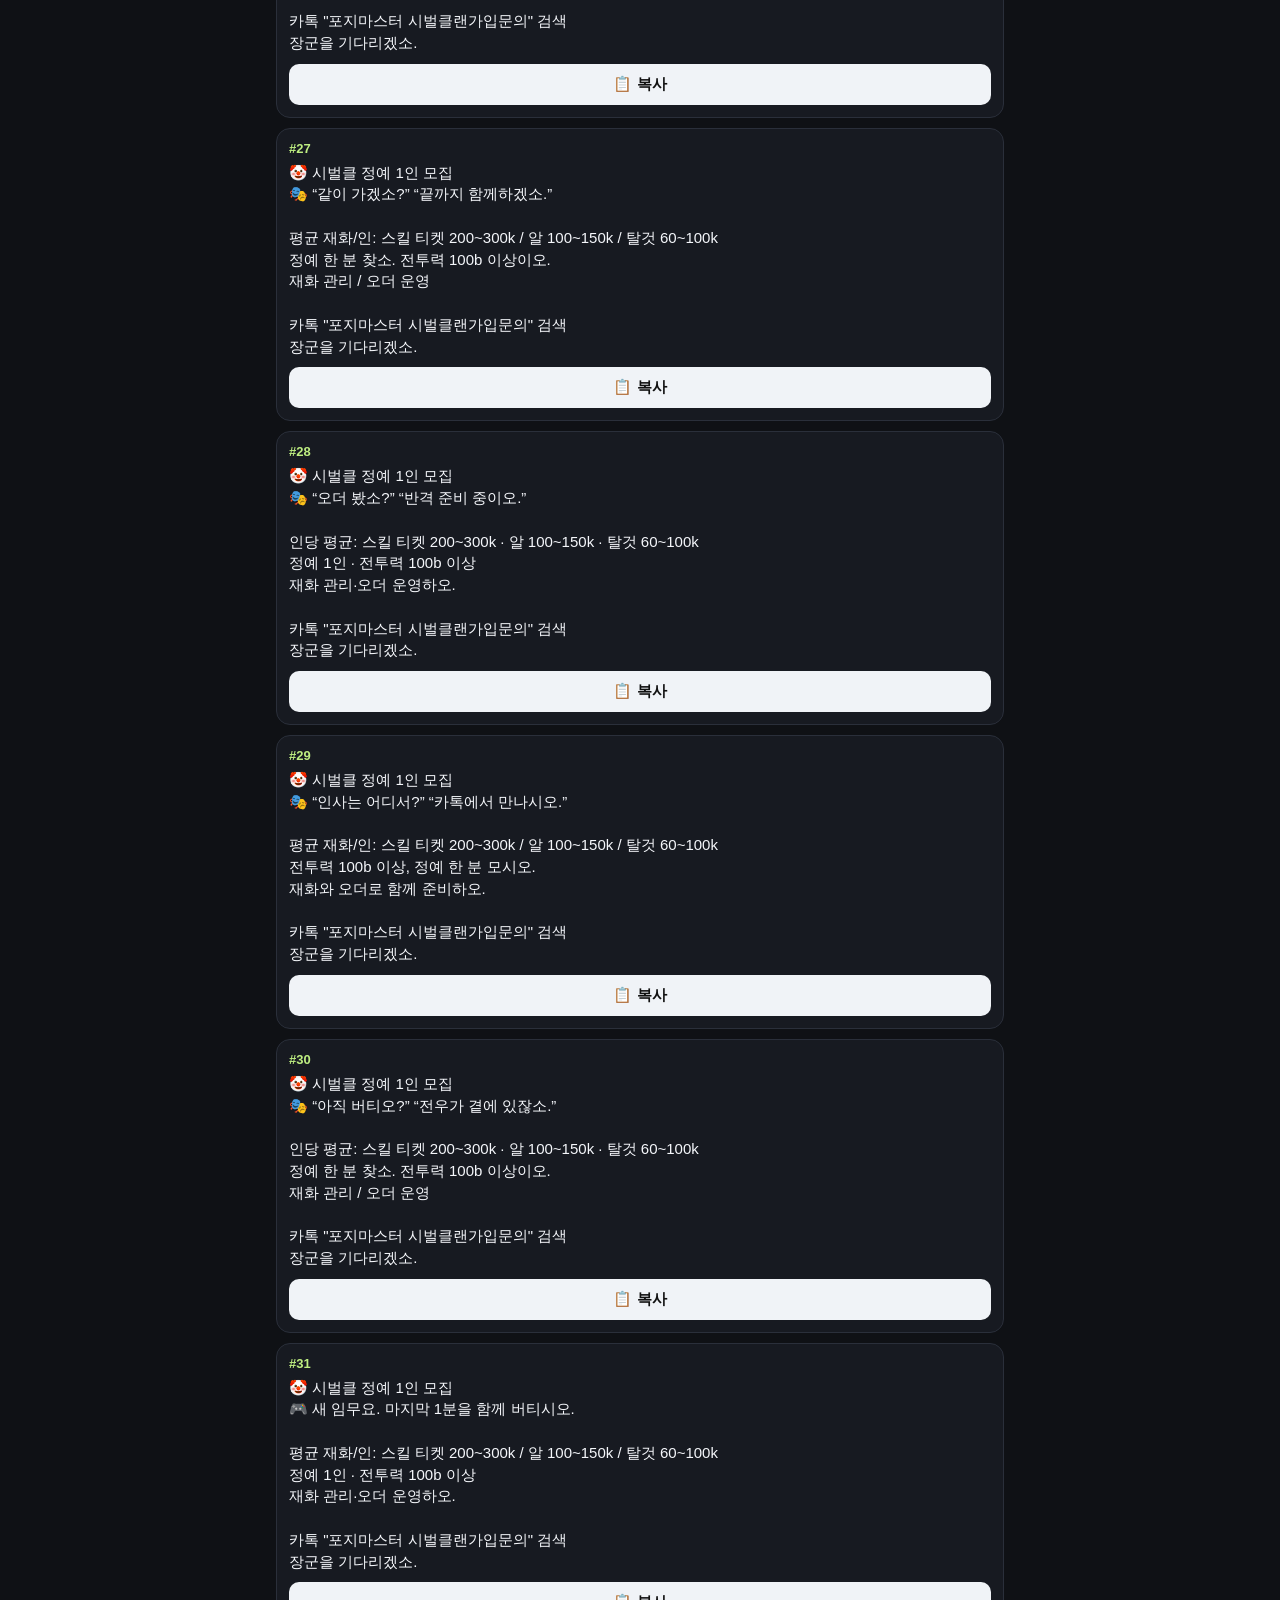
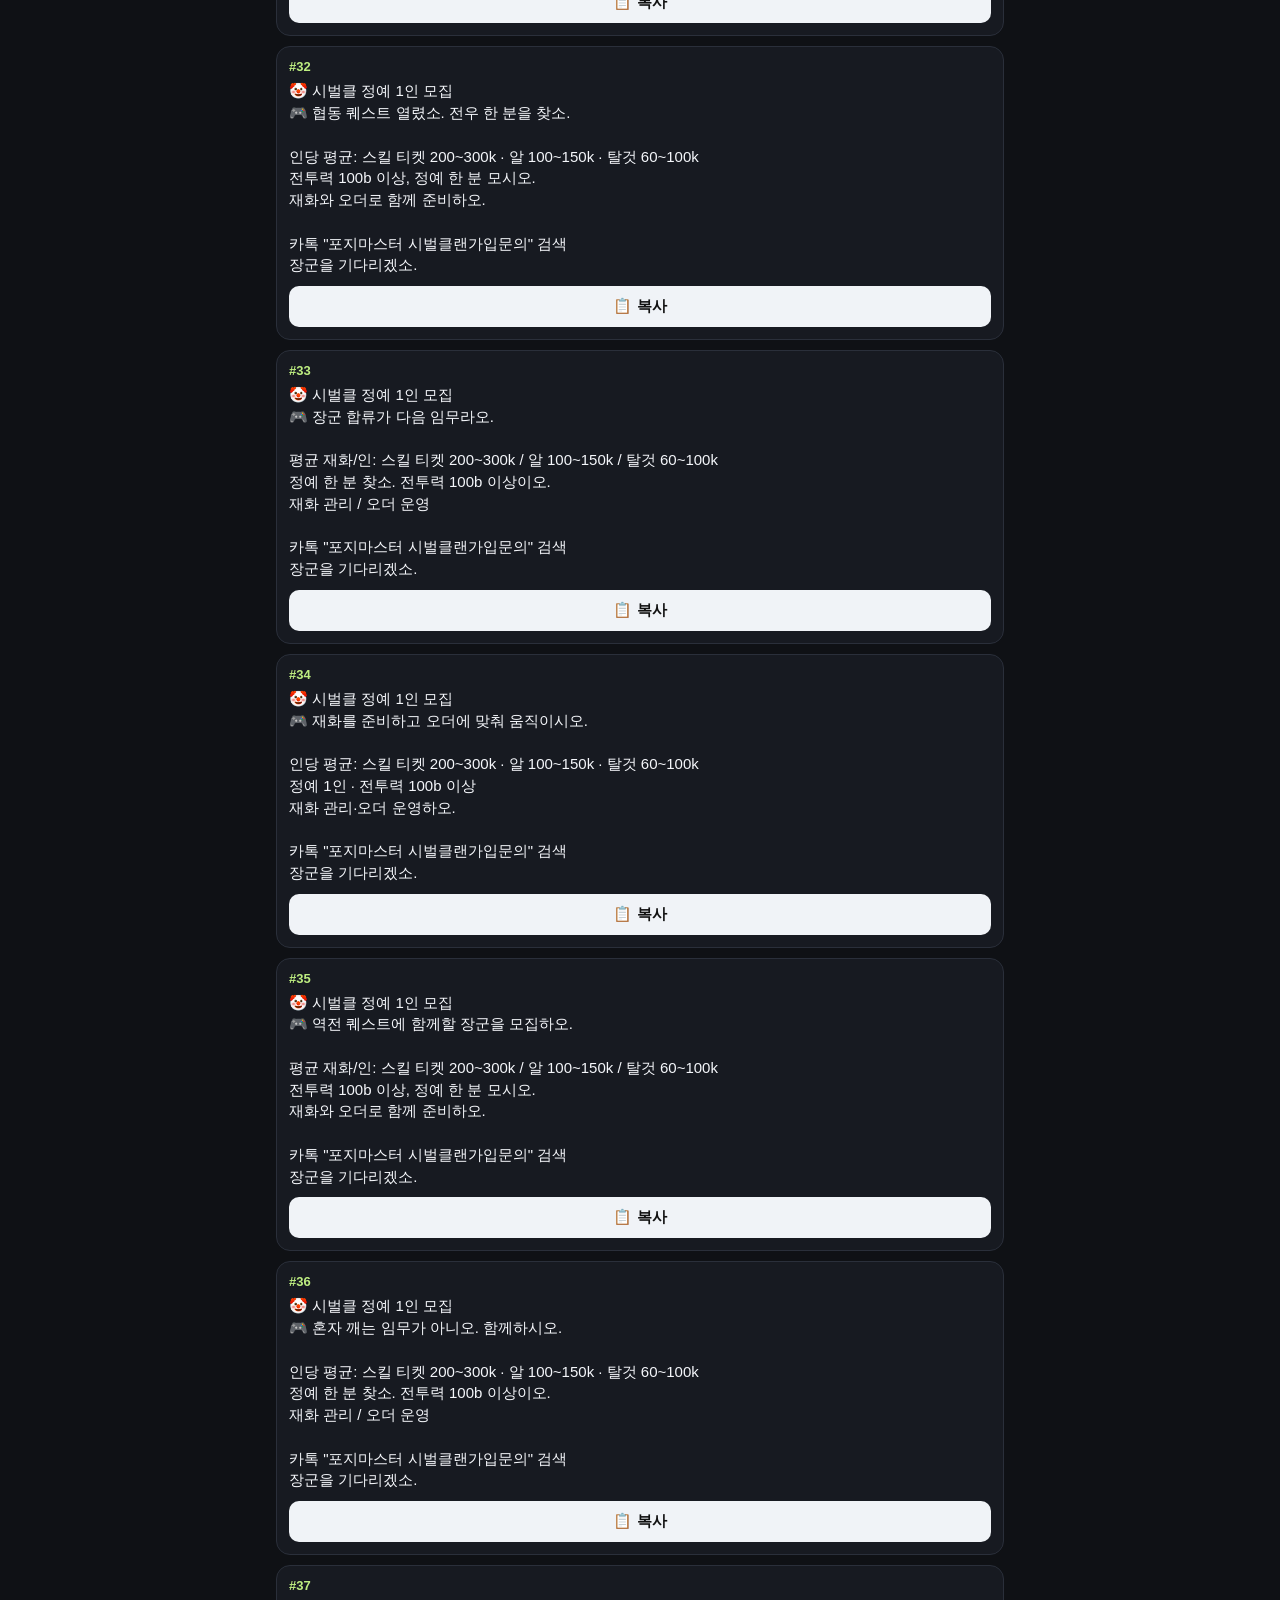
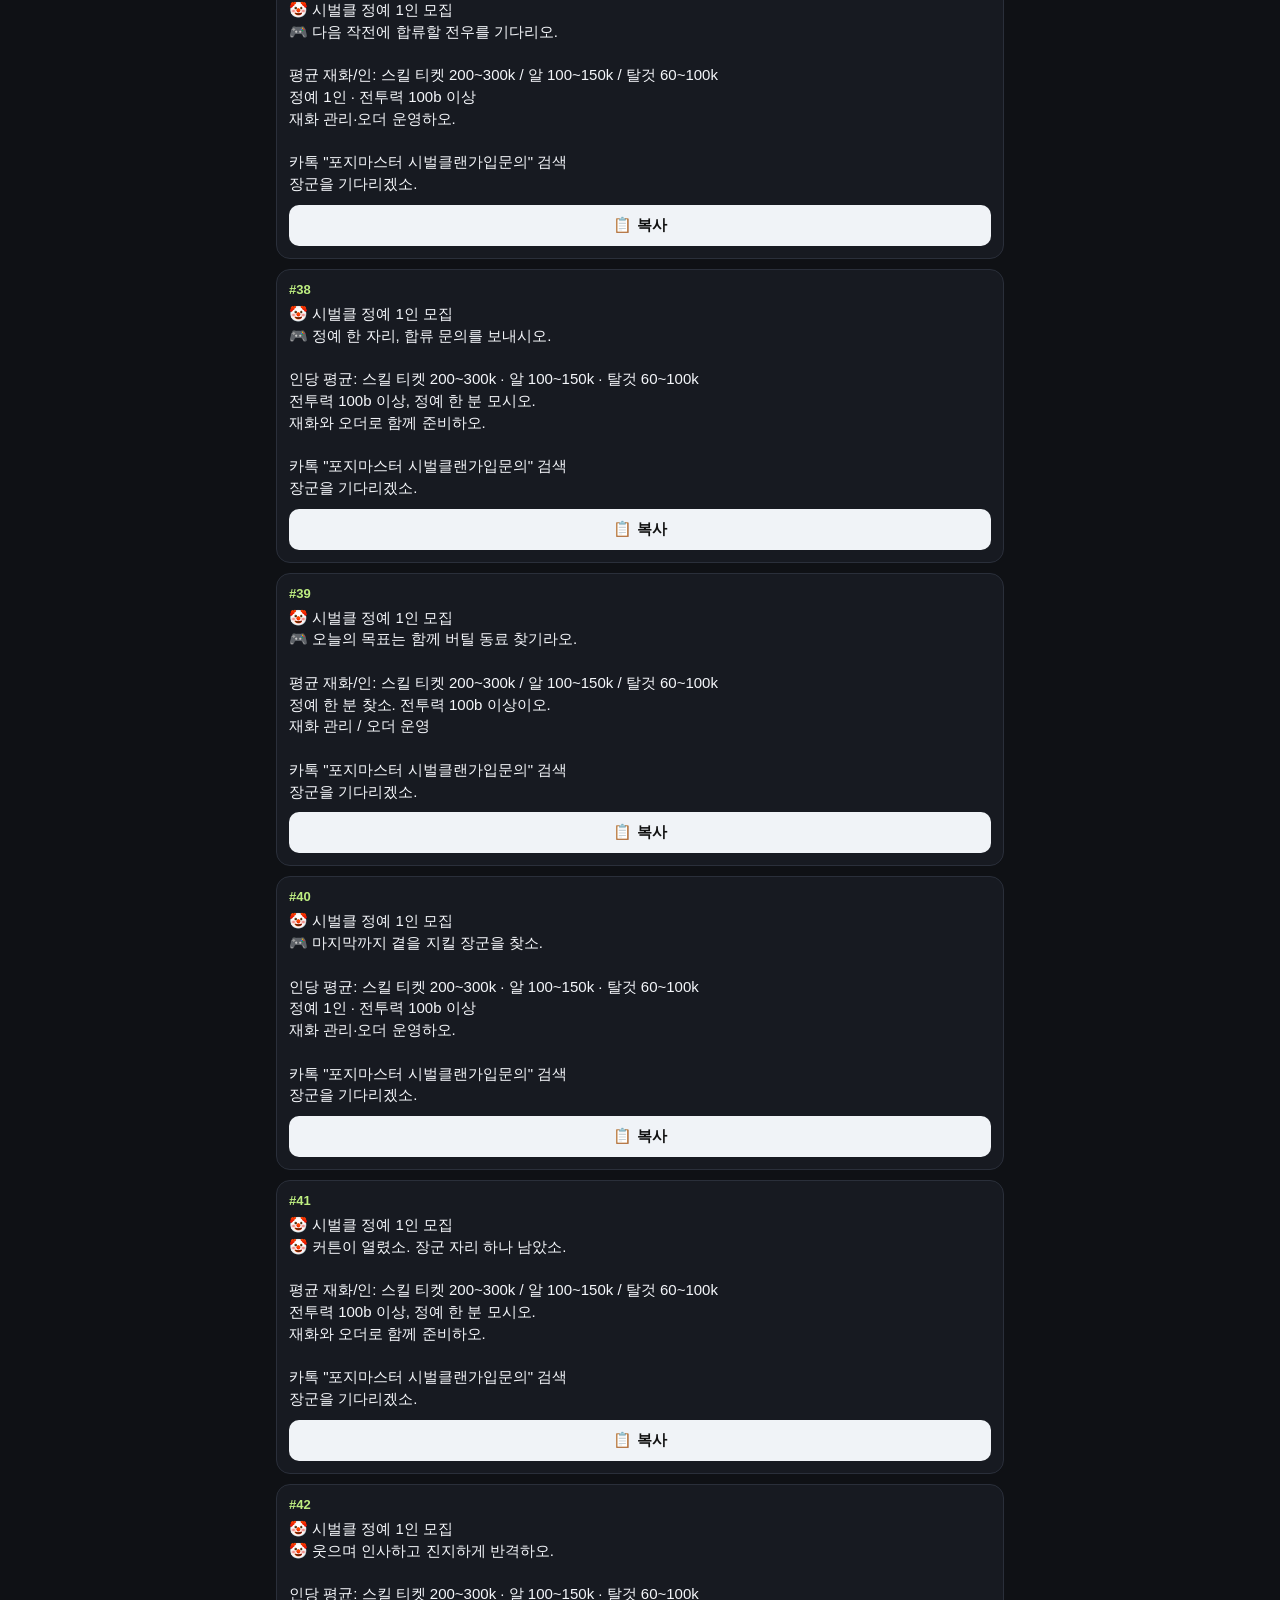
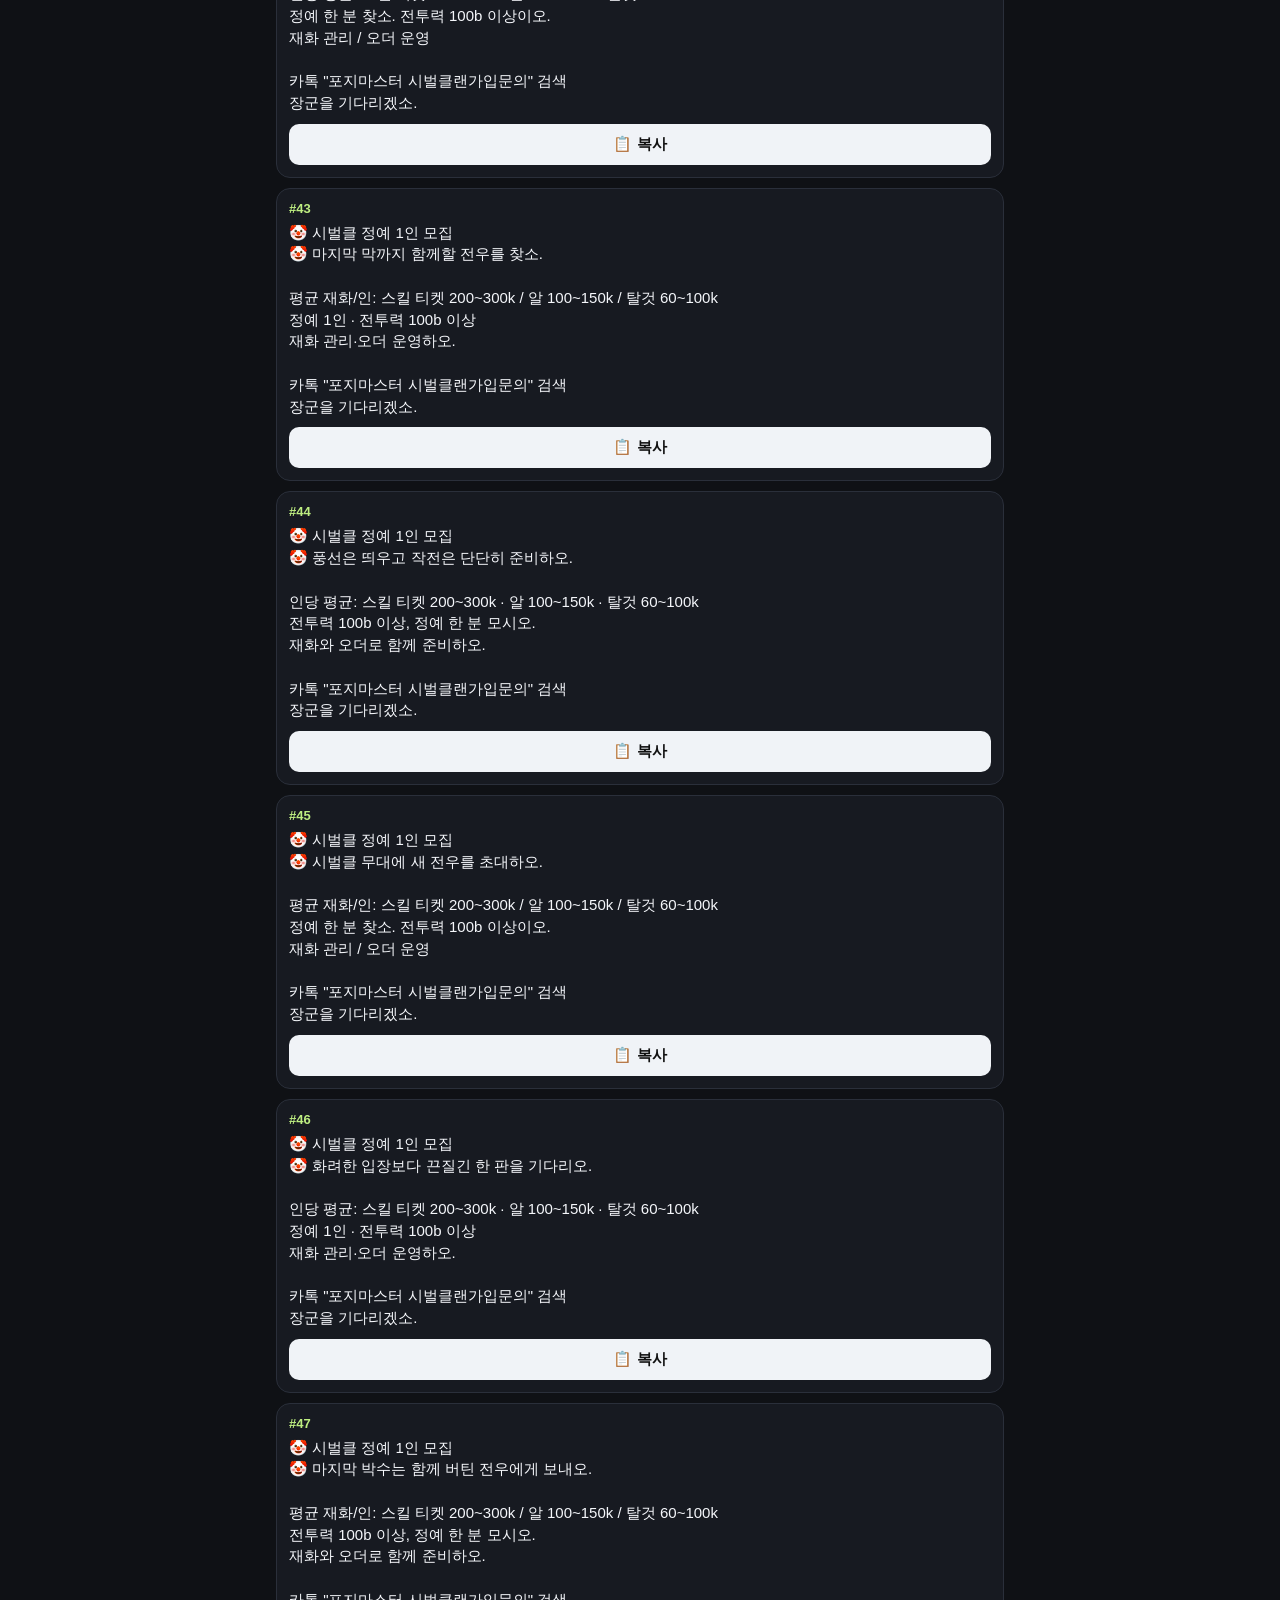
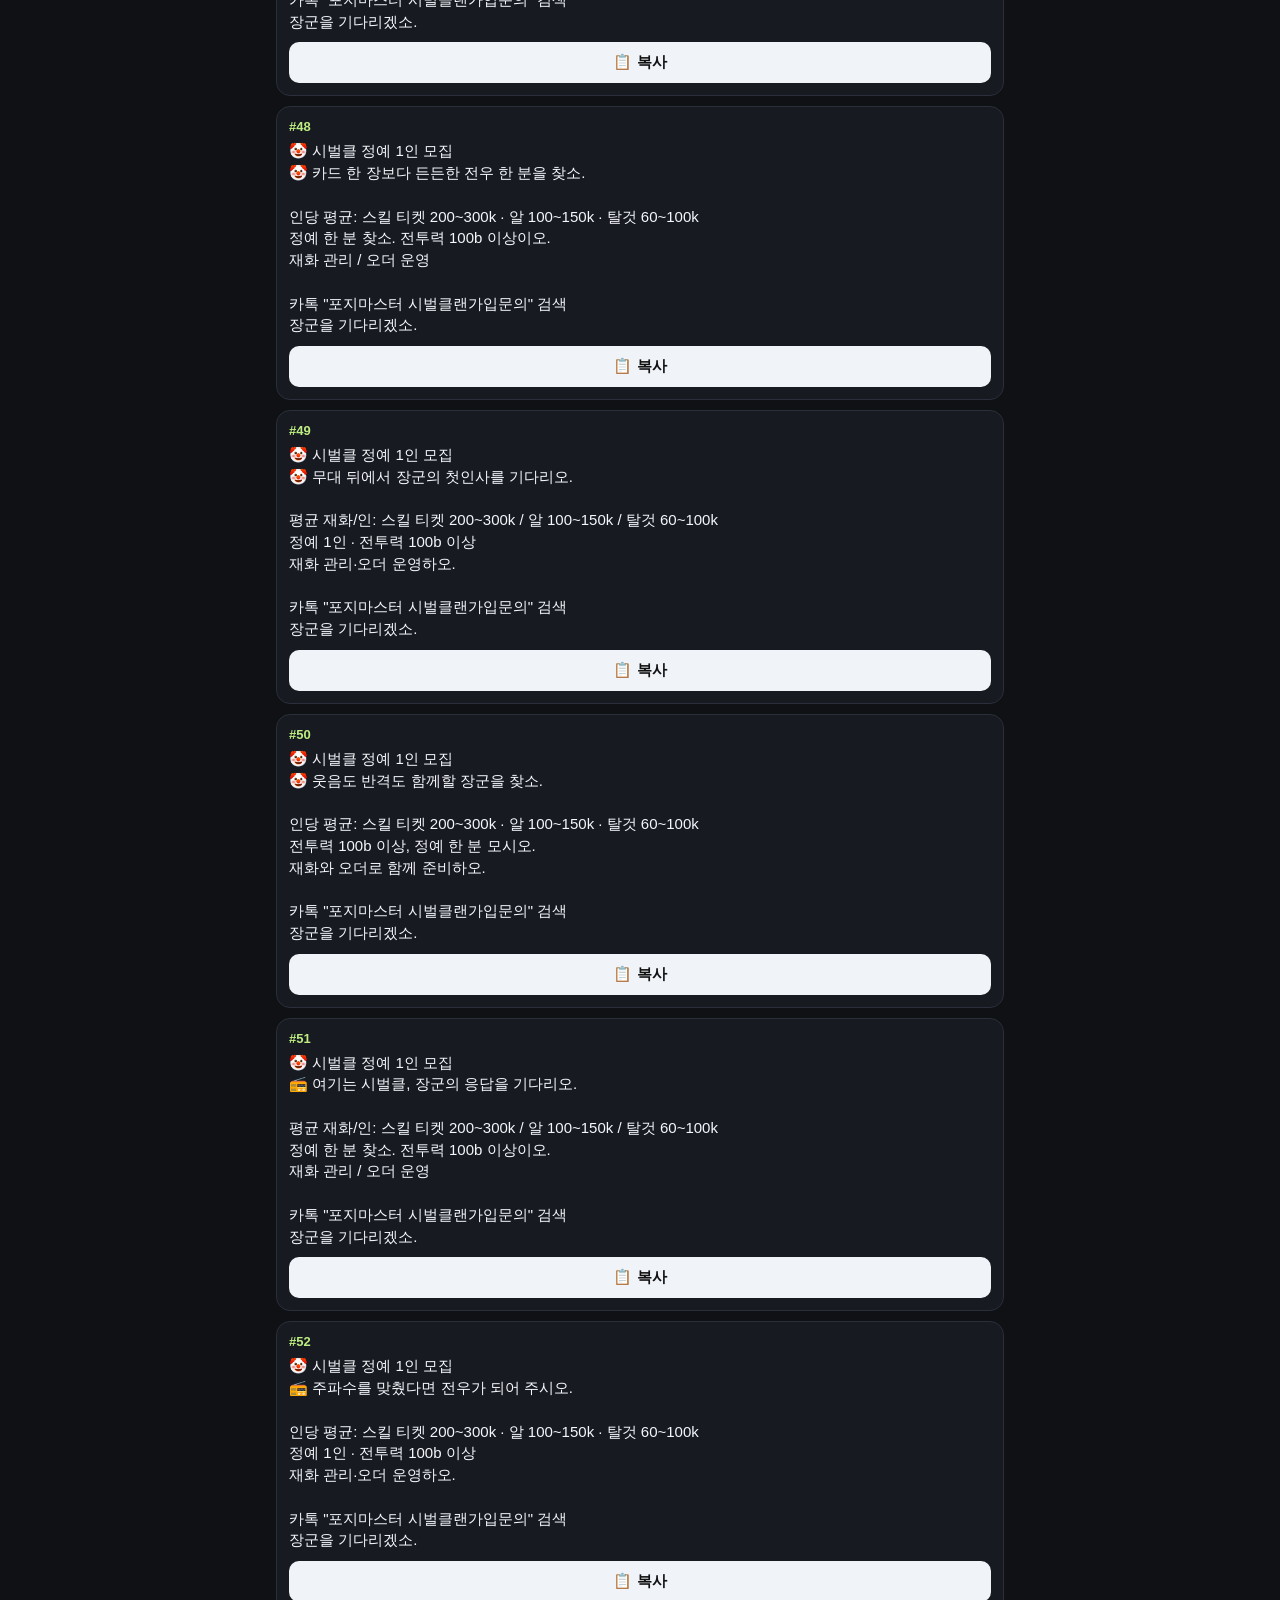
<file: sibeol.html>
<!doctype html>
<html lang="ko">
<head>
<meta charset="utf-8">
<meta name="viewport" content="width=device-width, initial-scale=1">
<title>시벌클랜 클랜 홍보글 100</title>
<style>
:root{color-scheme:dark;--bg:#0f1115;--card:#171a21;--line:#2a2f3a;--text:#f5f7fb;--muted:#9aa3b2;--accent:#beee81}
*{box-sizing:border-box}body{margin:0;background:var(--bg);color:var(--text);font-family:-apple-system,BlinkMacSystemFont,"Segoe UI",Roboto,"Noto Sans KR",sans-serif}.wrap{max-width:760px;margin:0 auto;padding:16px}h1{font-size:24px;margin:6px 0 4px}.desc{color:var(--muted);margin:0 0 16px;font-size:14px}.grid{display:grid;gap:10px}.card{border:1px solid var(--line);background:var(--card);border-radius:14px;padding:12px}.num{color:var(--accent);font-weight:700;margin-bottom:6px;font-size:13px}pre{margin:0;white-space:pre-wrap;word-break:keep-all;font-family:inherit;font-size:15px;line-height:1.45}button{width:100%;margin-top:10px;padding:11px 12px;border:0;border-radius:10px;font-weight:700;font-size:15px;background:#f0f3f7;color:#111;cursor:pointer}button:active{transform:scale(.99)}.top{position:sticky;top:0;z-index:10;background:rgba(15,17,21,.92);backdrop-filter:blur(8px);padding:8px 0 10px;margin-bottom:8px}.search{width:100%;padding:11px 12px;border-radius:10px;border:1px solid var(--line);background:#0c0e12;color:var(--text);font-size:15px}.hidden{display:none}.lang-switch{display:grid;grid-template-columns:repeat(3,1fr);gap:8px;margin:10px 0}.lang-switch button{margin:0;background:#242a35;color:#dce3ee;border:1px solid var(--line)}.lang-switch button.active{background:var(--accent);color:#071019;border-color:var(--accent)}.random-btn{width:100%;margin:0 0 10px;padding:12px;background:#beee81;color:#111;font-weight:800}.loading{color:var(--muted);padding:20px;text-align:center}
</style>
</head>
<body>
<div class="wrap">
<div class="top">
<h1 id="pageTitle">🤡 시벌클랜 클랜 홍보글 100</h1>

<button class="random-btn" id="randomCopyBtn" onclick="randomCopy(this)">🎲 랜덤 홍보글 복사</button>
<p class="desc" id="desc">영화·속보·꽁트 등 시벌클랜 홍보글 100개입니다. 정예 1인 / 전투력 100b 이상 / 재화 관리·오더 운영 / 카카오톡 가입 문의.</p>
<input class="search" id="search" placeholder="검색: 영화, 속보, 꽁트, 서커스..." oninput="filterCards()">
</div>
<section class="grid" id="grid"><div class="loading">불러오는 중...</div></section>
</div>
<script>
const files={ko:'sibeol-array.json'};
const cache={};let currentLanguage='ko';let currentPosts=[];let lastRandomIndex=-1;
const ui={
ko:{title:'🤡 시벌클랜 클랜 홍보글 100',random:'🎲 랜덤 홍보글 복사',desc:'영화·속보·꽁트 등 시벌클랜 홍보글 100개입니다. 정예 1인 / 전투력 100b 이상 / 재화 관리·오더 운영 / 카카오톡 가입 문의.',search:'검색: 영화, 속보, 꽁트, 서커스...',copy:'📋 복사',copied:'✅ 복사됨',loading:'불러오는 중...'},
};
async function loadPosts(lang){
if(cache[lang])return cache[lang];
const res=await fetch(files[lang]+'?v=20261109-sibeol100',{cache:'no-store'});if(!res.ok)throw new Error('load failed');
const data=await res.json();cache[lang]=Array.isArray(data)?data:(data.posts||[]);return cache[lang];
}
function renderPosts(posts){
const g=document.getElementById('grid');g.innerHTML='';posts.forEach((text,i)=>{const a=document.createElement('article');a.className='card';a.innerHTML=`<div class="num">#${String(i+1).padStart(2,'0')}</div><pre id="post-${i+1}"></pre><button onclick="copyPost(${i+1},this)">${ui[currentLanguage].copy}</button>`;a.querySelector('pre').textContent=text;g.appendChild(a)});filterCards();
}
async function setLanguage(lang){
currentLanguage=lang;lastRandomIndex=-1;document.documentElement.lang=lang==='jp'?'ja':lang;
['ko'].forEach(x=>document.getElementById(x+'Btn')?.classList.toggle('active',x===lang));
const t=ui[lang];document.getElementById('pageTitle').textContent=t.title;document.getElementById('randomCopyBtn').textContent=t.random;document.getElementById('desc').textContent=t.desc;document.getElementById('search').placeholder=t.search;document.getElementById('grid').innerHTML=`<div class="loading">${t.loading}</div>`;
try{currentPosts=await loadPosts(lang);renderPosts(currentPosts)}catch(e){document.getElementById('grid').innerHTML='<div class="loading">데이터를 불러오지 못했습니다.</div>'}
}
async function writeClipboard(text){try{await navigator.clipboard.writeText(text)}catch(e){const ta=document.createElement('textarea');ta.value=text;document.body.appendChild(ta);ta.select();document.execCommand('copy');ta.remove()}}
async function copyPost(i,btn){const text=currentPosts[i-1]||'';await writeClipboard(text);const old=btn.textContent;btn.textContent=ui[currentLanguage].copied;setTimeout(()=>btn.textContent=old,1200)}
async function randomCopy(btn){if(!currentPosts.length)return;let idx;do{idx=Math.floor(Math.random()*currentPosts.length)}while(currentPosts.length>1&&idx===lastRandomIndex);lastRandomIndex=idx;await writeClipboard(currentPosts[idx]);const old=btn.textContent;btn.textContent='✅ #'+String(idx+1).padStart(2,'0')+(currentLanguage==='ko'?' 복사됨':currentLanguage==='jp'?' コピー完了':' Copied');setTimeout(()=>btn.textContent=old,1500)}
function filterCards(){const q=document.getElementById('search').value.trim().toLowerCase();document.querySelectorAll('.card').forEach(card=>card.classList.toggle('hidden',q&&!card.innerText.toLowerCase().includes(q)))}
setLanguage('ko');
</script>
</body>
</html>
</file>
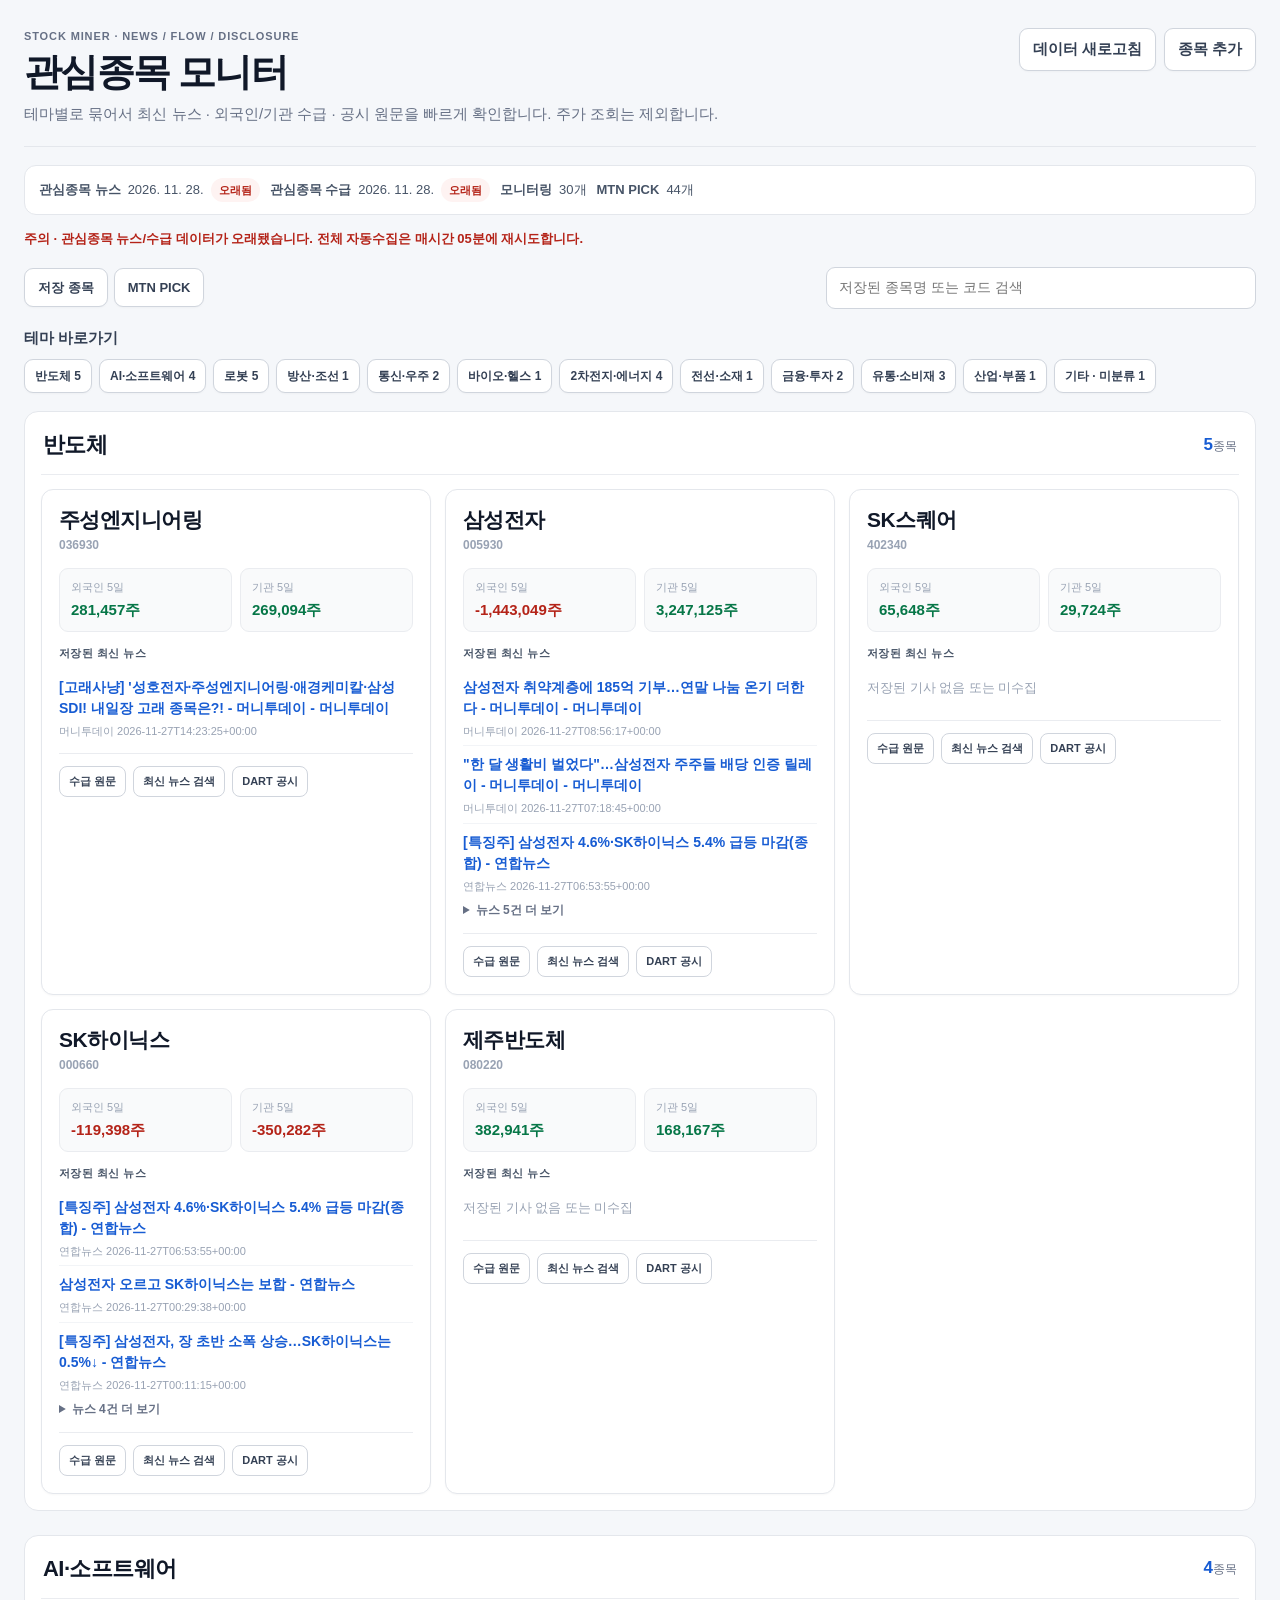
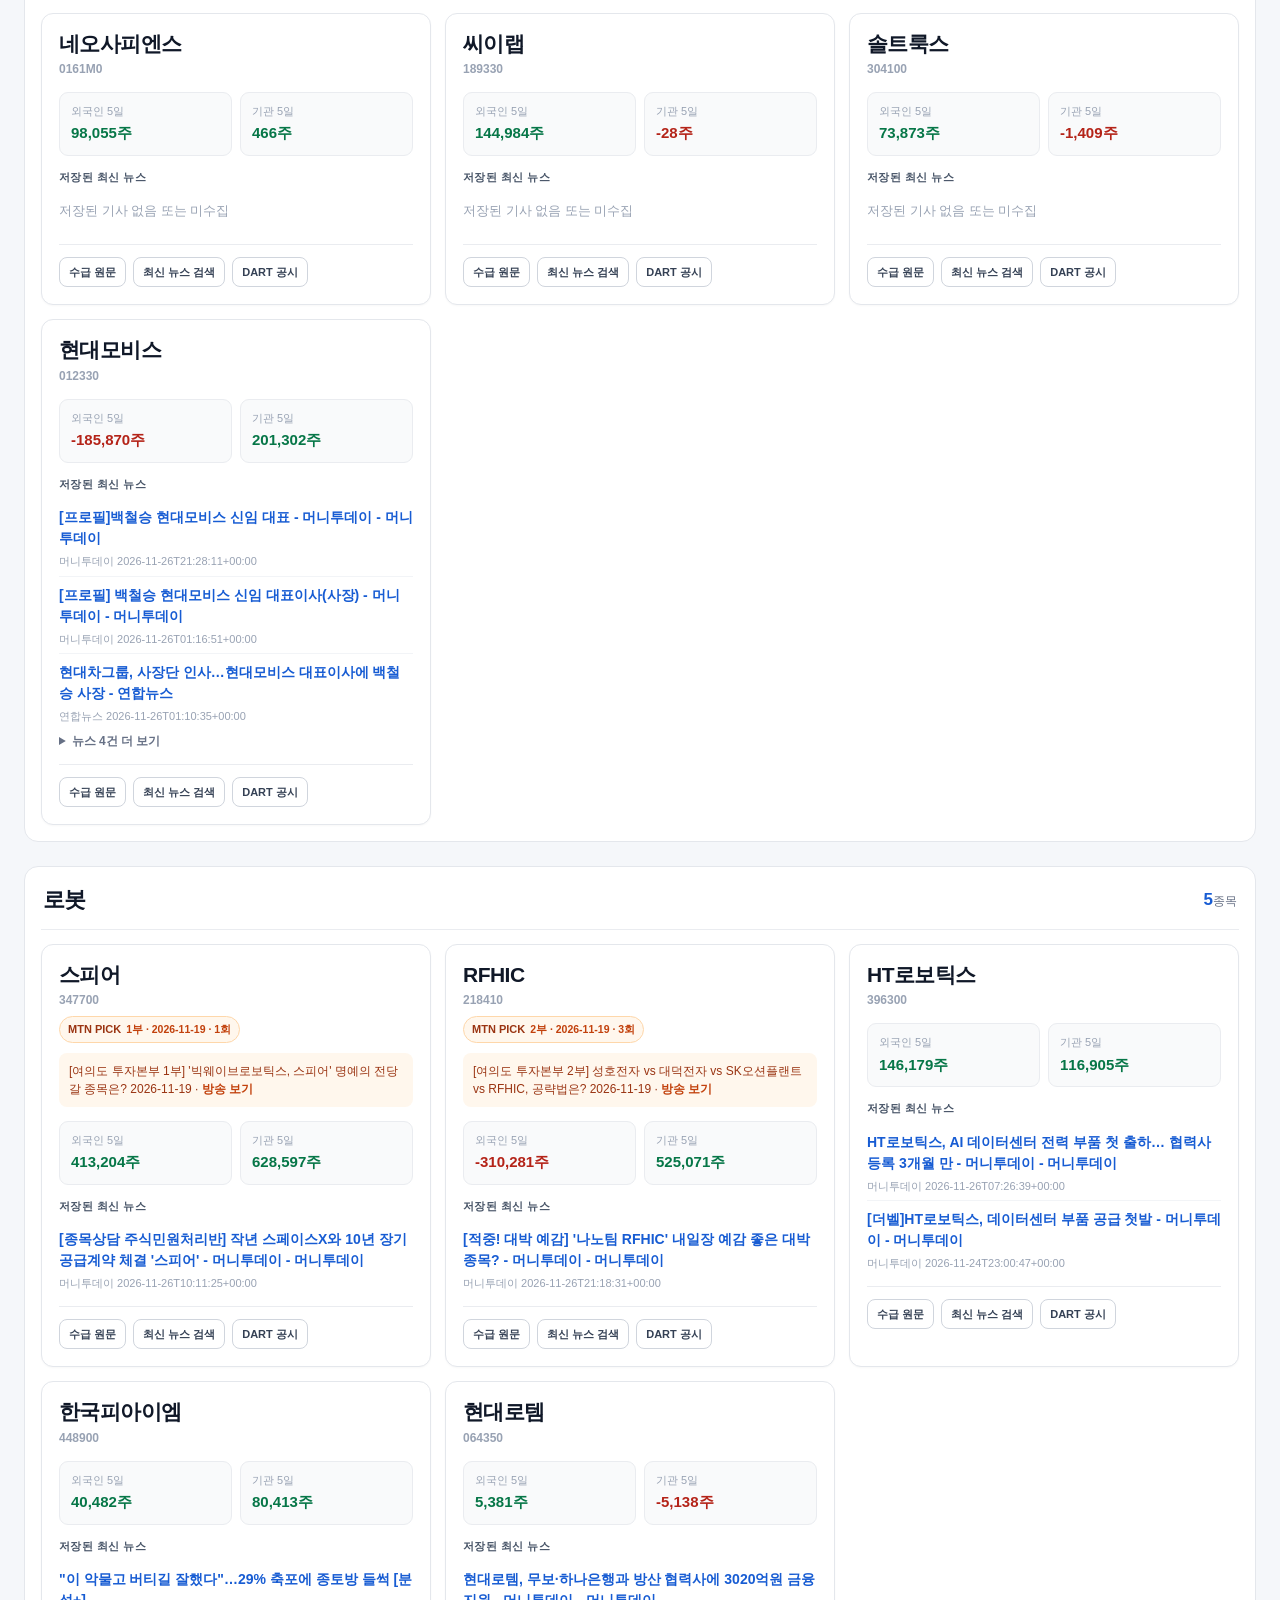
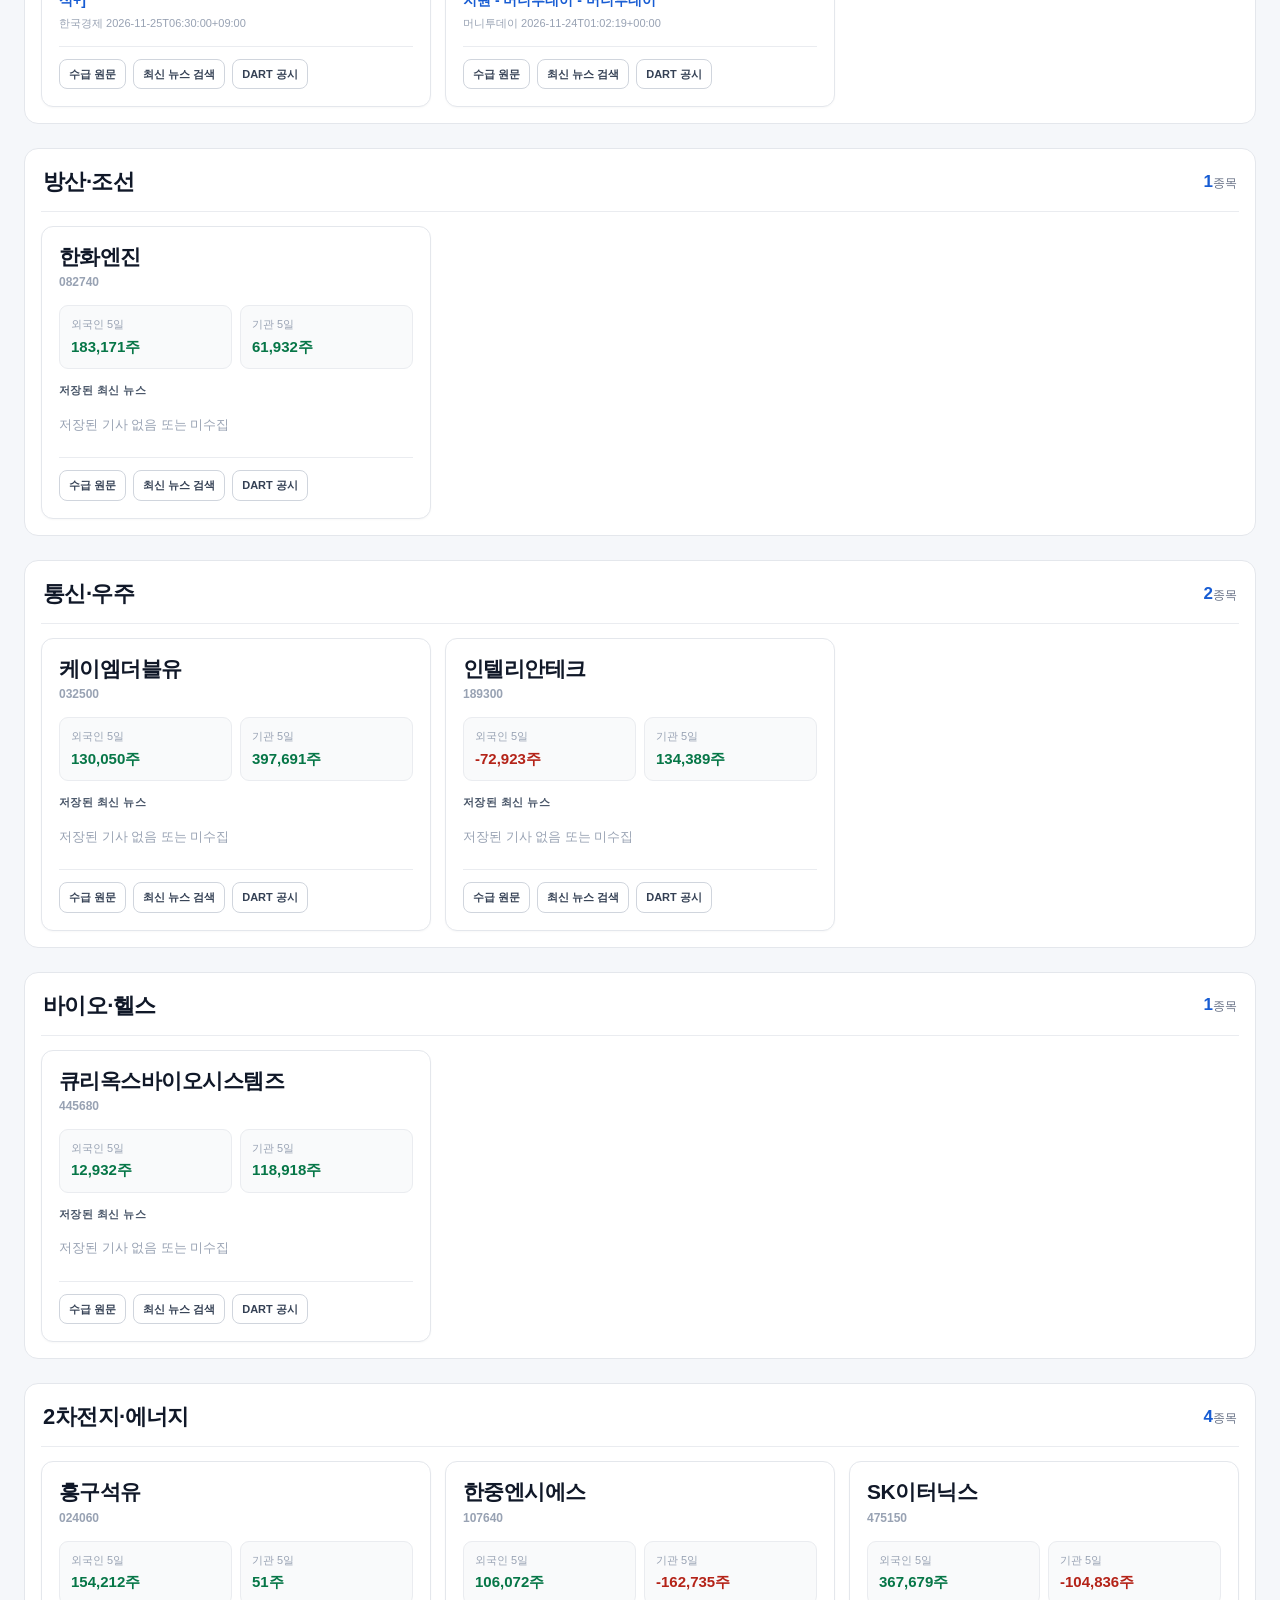
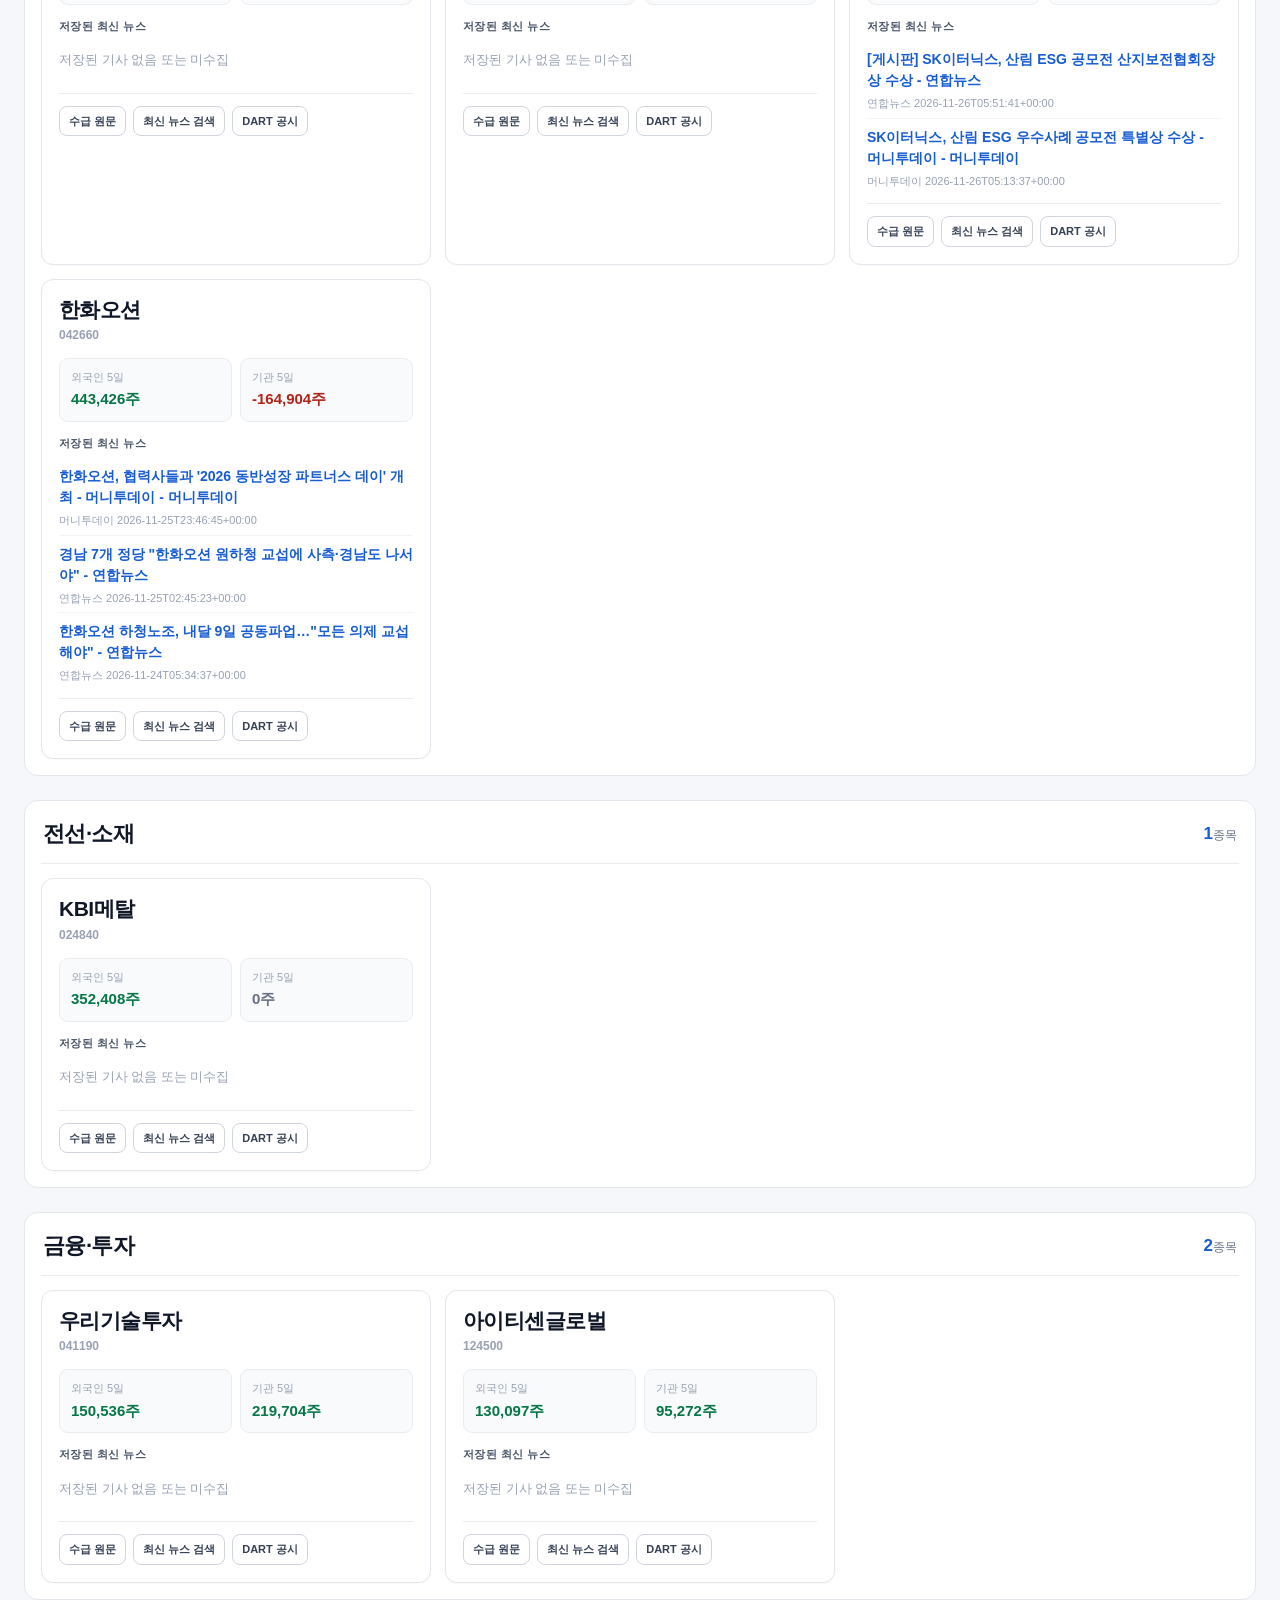
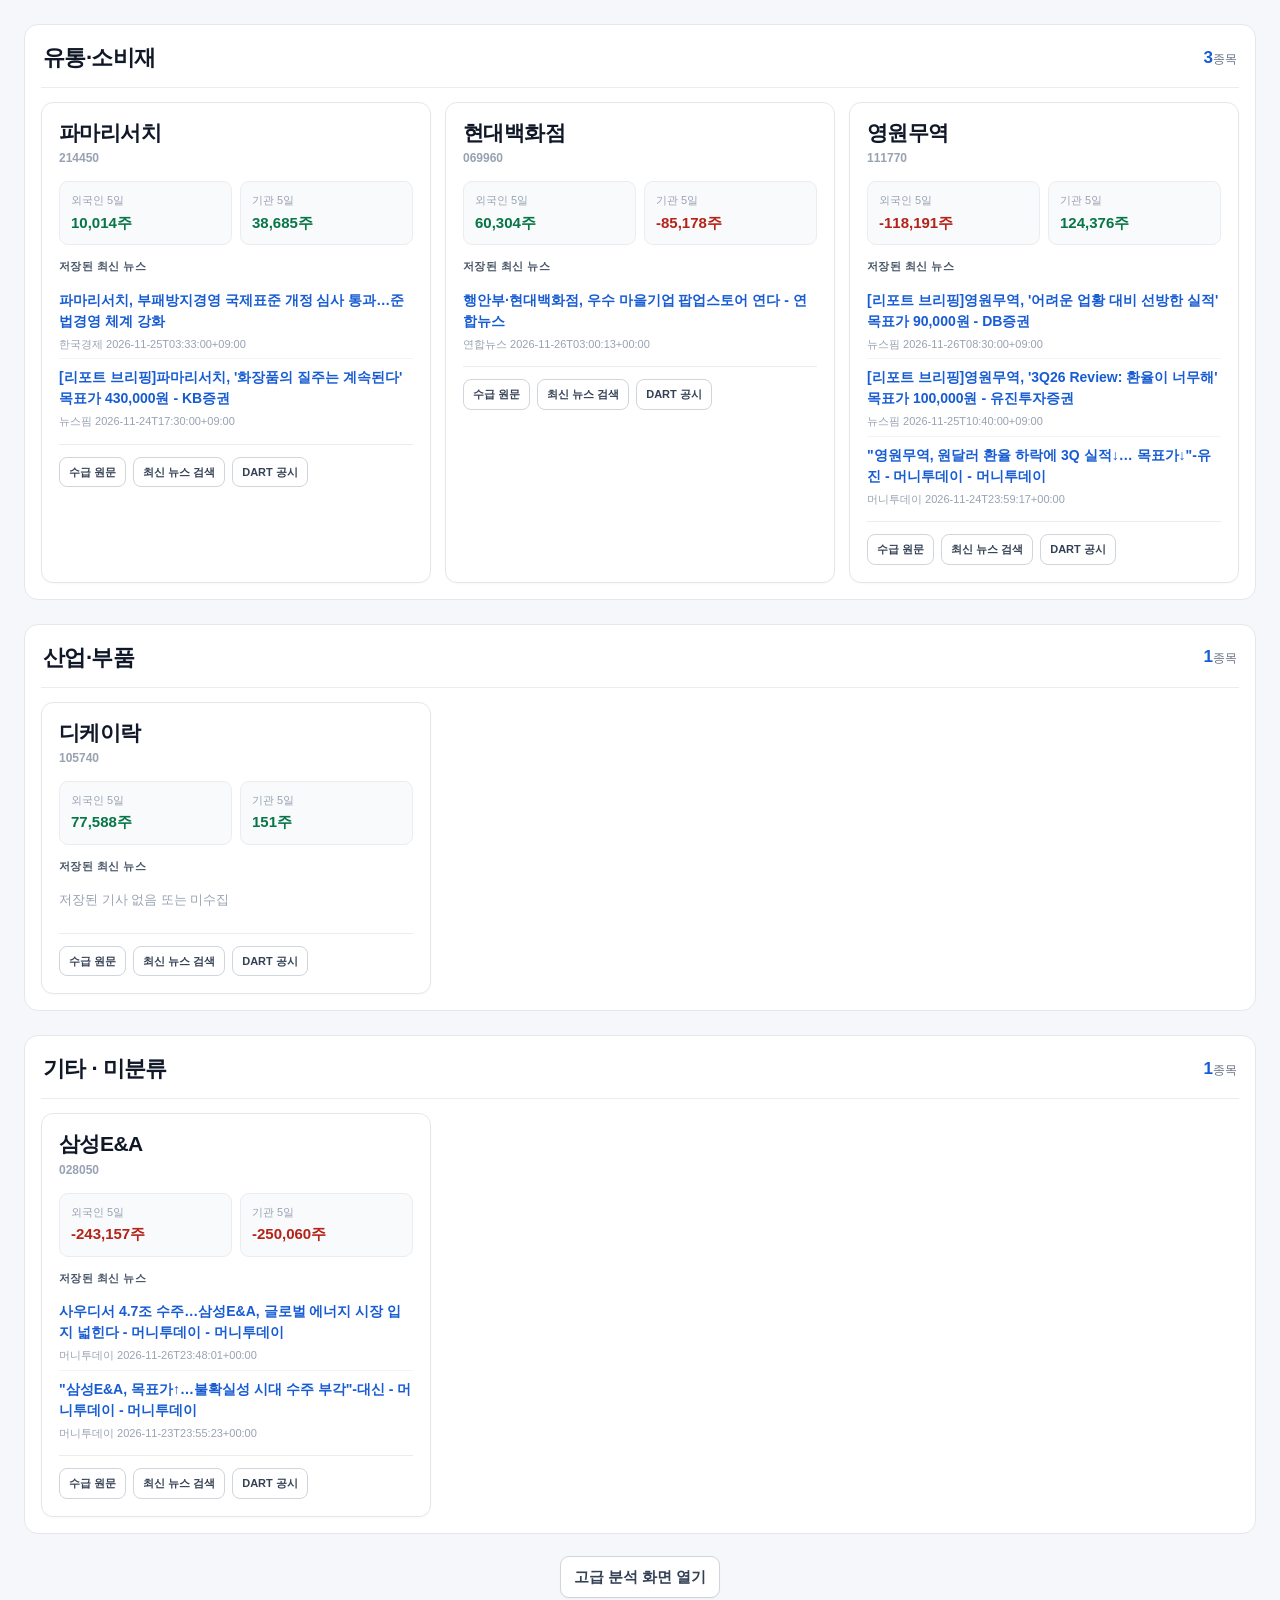
<file: stock-miner.html>
<!doctype html>
<html lang="ko">
<head>
<meta charset="utf-8"><meta name="viewport" content="width=device-width,initial-scale=1,viewport-fit=cover">
<title>Stock Miner · Korea Market Dashboard</title>
<meta name="theme-color" content="#f6f8fb">
<meta name="apple-mobile-web-app-capable" content="yes">
<meta name="apple-mobile-web-app-status-bar-style" content="default">
<meta name="apple-mobile-web-app-title" content="Stock Miner">
<link rel="manifest" href="stock-miner.webmanifest"><link rel="icon" href="stock-miner-icon.svg" type="image/svg+xml"><link rel="apple-touch-icon" href="stock-miner-icon.svg">
<link rel="preconnect" href="https://fonts.googleapis.com">
<link rel="preconnect" href="https://fonts.gstatic.com" crossorigin>
<link rel="stylesheet" href="https://fonts.googleapis.com/css2?family=Nanum+Gothic+Coding:wght@400;700&amp;family=Share+Tech+Mono&amp;display=swap">
<style>
:root{--bg:#0b0d10;--panel:#141820;--panel2:#10141b;--muted:#8f9aaa;--text:#f4f7fb;--line:#252b36;--good:#3ddc97;--warn:#ffcc66;--bad:#ff6b6b;--accent:#79a7ff;--multi:#c79cff}*{box-sizing:border-box}body{margin:0;background:var(--bg);color:var(--text);font-family:-apple-system,BlinkMacSystemFont,"Segoe UI",Roboto,"Noto Sans KR",sans-serif}.wrap{max-width:1680px;margin:auto;padding:22px}.top{display:flex;justify-content:space-between;gap:16px;align-items:flex-end;flex-wrap:wrap}.top h1{margin:0;font-size:30px}.top p,.status,.footer,.muted{color:var(--muted)}.status{font-size:12px;margin-top:6px}.status.stale{color:var(--bad);font-weight:700}.controls,.tabs{display:flex;gap:8px;flex-wrap:wrap}.controls input,.controls select,button{background:var(--panel2);color:var(--text);border:1px solid var(--line);border-radius:10px;padding:10px 12px}button{cursor:pointer}.primary{background:var(--accent);color:#08101f;font-weight:800;border:0}.install{background:#18251f;border-color:#2c684d;color:#88efbd;font-weight:800}.install.hidden{display:none}.cards{display:grid;grid-template-columns:repeat(8,1fr);gap:10px;margin:18px 0}.card{background:var(--panel);border:1px solid var(--line);border-radius:14px;padding:14px}.k{font-size:12px;color:var(--muted)}.v{font-size:24px;font-weight:800;margin-top:5px}.tabs{overflow:auto;margin:8px 0 14px}.tab{white-space:nowrap}.tab.active{background:#1e2a3c;border-color:#3b6db8}.layout{display:grid;grid-template-columns:minmax(0,1fr) 410px;gap:14px}.tableArea{min-width:0}.tableWrap{overflow:auto;border:1px solid var(--line);border-radius:14px;background:var(--panel);cursor:grab;scrollbar-width:none}.tableWrap::-webkit-scrollbar{display:none}.tableWrap.dragging{cursor:grabbing;user-select:none}table{width:100%;border-collapse:collapse;min-width:1650px}th,td{padding:11px 9px;border-bottom:1px solid var(--line);font-size:13px;text-align:right}th{position:sticky;top:0;background:#171c25;color:#bac3d1;z-index:1}th:first-child,td:first-child,th:nth-child(2),td:nth-child(2),th:nth-child(3),td:nth-child(3){text-align:left}tr:hover{background:#171c25}.multirow{background:rgba(199,156,255,.06)}.score{font-weight:900}.s80,.momStrong,.newsStrong{color:var(--good)}.s70,.momMid,.newsMid{color:var(--warn)}.momWeak,.newsWeak{color:var(--muted)}.pos{color:var(--good)}.neg{color:var(--bad)}.tag,.source,.badge{display:inline-block;padding:4px 7px;border-radius:999px;font-size:11px;border:1px solid var(--line);margin:2px}.hot{color:var(--good)}.watch{color:var(--warn)}.wait{color:#c7ced9}.source.multi{color:var(--multi);border-color:#6f5790}.side{background:var(--panel);border:1px solid var(--line);border-radius:14px;padding:16px;min-height:560px;position:sticky;top:14px;align-self:start;max-height:calc(100vh - 28px);overflow:auto}.side h3{margin:0 0 8px}.metric{display:flex;justify-content:space-between;border-bottom:1px solid var(--line);padding:9px 0;font-size:13px}.reason,.newsItem{margin-top:10px;padding:11px;background:#10141b;border-radius:10px;line-height:1.5;font-size:13px}.newsItem a{color:#b9d0ff;text-decoration:none}.newsItem small{display:block;color:var(--muted);margin-top:4px}.footer{margin-top:14px;font-size:12px}.empty{padding:40px;text-align:center;color:var(--muted)}@media(max-width:1100px){.cards{grid-template-columns:repeat(4,1fr)}.layout{grid-template-columns:1fr}.side{min-height:auto;position:static;max-height:none;overflow:visible}}@media(max-width:650px){.cards{grid-template-columns:repeat(2,1fr)}.wrap{padding:14px}.top{align-items:stretch}.controls{width:100%}.controls input{flex:1 1 100%}.controls select,.controls button{flex:1 1 auto}.install{flex:1 1 100%}}

.warning-help{color:var(--warn);background:var(--panel2);cursor:help;text-align:left;font:inherit;font-size:12px;padding:6px 9px;touch-action:manipulation}
.warning-help:hover,.warning-help:focus-visible{border-color:var(--warn);outline:2px solid var(--warn);outline-offset:2px}
.warning-tip{position:fixed;z-index:1000;width:320px;max-width:calc(100vw - 24px);padding:13px 15px;background:#222b3a;border:1px solid #566780;border-radius:14px;box-shadow:0 8px 28px #0008;color:var(--text);font-size:13px;line-height:1.65;white-space:pre-line;pointer-events:none}
.warning-tip[hidden]{display:none}

.momentumPanel{margin:16px 0 10px}.themeTabs{display:flex;gap:6px;flex-wrap:wrap;margin:8px 0}.themeTabs button{padding:7px 10px;font-size:12px}.themeTabs button[aria-pressed="true"]{background:#243752;border-color:var(--accent);color:#c8dcff}.topicHint{font-size:12px;line-height:1.6;color:var(--muted);margin:6px 0}.discoveryHeading{display:flex;align-items:baseline;gap:12px;flex-wrap:wrap;margin:14px 0 10px}.discoveryHeading h2{margin:0;font-size:21px}.discoveryGrid{display:grid;grid-template-columns:repeat(4,minmax(0,1fr));gap:12px}.discoveryStock{display:flex;flex-direction:column;gap:10px;text-align:left;background:var(--panel);padding:16px;border-radius:14px;width:100%;min-width:0}.discoveryStock:hover,.discoveryStock:focus-visible{border-color:var(--accent);background:#182131}.stockTop{display:flex;justify-content:space-between;align-items:baseline;gap:8px}.stockTop b{font-size:20px}.stockCode{font-size:11px;color:var(--muted);display:block;margin-top:3px}.stockSignal{font-size:12px;color:#bdd5ff;line-height:1.5;min-height:36px}.stockMaterial{font-size:12px;line-height:1.5;color:#bdc5d2;display:-webkit-box;-webkit-line-clamp:2;-webkit-box-orient:vertical;overflow:hidden;min-height:36px}.stockNumbers{display:flex;justify-content:space-between;gap:10px;flex-wrap:wrap;font-size:14px;font-weight:700}.stockFlow{font-size:12px;color:var(--muted);line-height:1.7}.stockTopics{font-size:11px;color:var(--multi)}.discoveryMore{display:block;margin:12px auto}.collectionStats{margin:12px 0;color:var(--muted);font-size:12px}.collectionStats summary,.themeNews summary{cursor:pointer}.collectionStats .cards{margin:10px 0}.themeNews{border-top:1px solid var(--line);margin-top:16px;padding:12px 0;font-size:13px}.themeNewsList{display:grid;grid-template-columns:1fr 1fr;gap:8px}.tableHeading{font-size:17px;margin:20px 0 10px}@media(max-width:1100px){.discoveryGrid{grid-template-columns:repeat(3,minmax(0,1fr))}}@media(max-width:800px){.discoveryGrid{grid-template-columns:repeat(2,minmax(0,1fr))}}@media(max-width:500px){.discoveryGrid,.themeNewsList{grid-template-columns:1fr}.stockSignal,.stockMaterial{min-height:0}}

/* Scan-friendly discovery view */
:root{--muted:#a9b4c5;--good:#66d6b0;--bad:#ff8585}body{line-height:1.5}.wrap{max-width:1440px;padding:24px}.top h1{font-size:26px}.top p{margin:5px 0;font-size:13px}.status{max-width:760px;line-height:1.7}.quickTabs{display:flex;gap:8px;flex-wrap:wrap;margin:22px 0 10px}.quickTabs button{font-size:13px;padding:9px 16px}.quickTabs button.active{background:#b8d3ff;color:#12233b;border-color:#b8d3ff;font-weight:800}.interestFilter,.extraFilters{font-size:13px;display:inline-block;vertical-align:top;margin:0 14px 8px 0;max-width:100%}.interestFilter summary,.extraFilters summary{cursor:pointer;color:#bdc9da}.interestFilter summary b{color:var(--accent);margin-left:7px}.interestFilter[open],.extraFilters[open]{display:block}.themeTabs{margin:12px 0}.discoveryHeading{margin:20px 0 12px}.discoveryGrid{grid-template-columns:repeat(3,minmax(0,1fr));gap:16px}.discoveryStock{padding:20px;gap:14px;border-color:#303b4b;cursor:pointer}.stockTop b{font-size:23px;letter-spacing:-.5px}.stockTop>span:first-child{min-width:0;overflow-wrap:anywhere}.stockCode{font-size:12px;line-height:1.7}.stockScore{flex-shrink:0;text-align:right;color:#bccbdf}.stockScore b{font-size:18px;letter-spacing:0}.stockScore small{display:block;font-size:10px}.stockSignal{background:#1b293b;color:#d4e4fa;padding:10px 12px;border-radius:8px;font-size:13px;min-height:65px}.stockSignal small,.stockMaterial small{display:block;font-size:10px;color:var(--muted);margin-bottom:3px}.stockPrice{display:flex;justify-content:space-between;align-items:center;gap:8px}.stockPrice>b{font-size:25px;font-variant-numeric:tabular-nums}.stockPrice>b small{font-size:13px;font-weight:500;margin-left:3px}.stockPrice>span{font-size:17px;font-weight:750}.cardMetrics,.cardFlows{display:grid;grid-template-columns:1fr 1fr;gap:12px;font-variant-numeric:tabular-nums}.cardMetrics small,.cardFlows small{display:block;font-size:11px;color:var(--muted);margin-bottom:3px}.cardMetrics b{font-size:16px}.cardFlows b{font-size:14px}.cardFlows{border-top:1px solid var(--line);padding-top:11px}.stockMaterial{font-size:12px;min-height:53px;line-height:1.6;margin-top:auto;-webkit-line-clamp:3;overflow-wrap:anywhere}.cardWarning{font-size:11px;color:var(--warn);border-left:2px solid var(--warn);padding-left:8px}.cardAction{display:flex;justify-content:space-between;font-size:11px;color:#abc9f8;border-top:1px solid var(--line);padding-top:10px}.comparison{margin:18px 0}.comparison>summary{cursor:pointer;padding:14px;background:var(--panel);border:1px solid var(--line);border-radius:10px;font-size:13px}.comparison[open] .tableArea{margin-top:10px}.detailDialog{background:var(--panel);color:var(--text);border:1px solid #3b4a61;border-radius:18px;padding:0;width:min(640px,calc(100vw - 24px));max-height:calc(100dvh - 36px);overflow:auto}.detailDialog::backdrop{background:rgba(0,0,0,.72)}.dialogBar{position:sticky;top:0;background:var(--panel);padding:12px 20px;display:flex;justify-content:space-between;align-items:center;border-bottom:1px solid var(--line);z-index:5;font-size:12px;color:var(--muted)}.dialogBar button{padding:6px 11px}.detailDialog #detail{padding:20px}.detailDialog h2{font-size:26px;margin:0}.detailDialog h3{font-size:15px;margin:20px 0 10px}.detailDialog .muted{font-size:12px}.detailMetrics{display:grid;grid-template-columns:repeat(2,minmax(0,1fr));gap:10px}.detailMetrics>div{padding:12px;background:var(--panel2);border-radius:8px}.detailMetrics small{display:block;color:var(--muted);font-size:11px}.detailMetrics b{display:block;font-size:19px;margin-top:3px}.detailSection{border-top:1px solid var(--line);padding:14px 0;margin-top:12px;font-size:13px}.detailSection summary{cursor:pointer;color:#bcd4fa}.detailDialog .warning-tip{z-index:30}.collectionStats{margin-top:20px}.footer{max-width:900px;line-height:1.7}button:focus-visible,summary:focus-visible{outline:2px solid var(--accent);outline-offset:3px}@media(max-width:1000px){.discoveryGrid{grid-template-columns:repeat(2,minmax(0,1fr))}}@media(max-width:600px){.wrap{padding:14px}.discoveryGrid{grid-template-columns:1fr}.discoveryStock{padding:18px}.quickTabs{gap:6px}.quickTabs button{flex:1 1 calc(50% - 6px);padding:9px 7px}.top h1{font-size:23px}.stockMaterial,.stockSignal{min-height:0}.stockPrice>b{font-size:27px}.discoveryHeading{margin-top:16px}}

.viewTabs{display:flex;gap:8px;margin:20px 0}.viewTabs button[aria-pressed="true"]{background:#b8d3ff;color:#12233b;font-weight:800}.newsToolbar{display:flex;gap:8px;flex-wrap:wrap;margin:12px 0}.newsToolbar select{background:var(--panel2);color:var(--text);border:1px solid var(--line);padding:10px;border-radius:10px}.newsRanking{display:grid;grid-template-columns:repeat(2,minmax(0,1fr));gap:16px}.rankNews{background:var(--panel);border:1px solid #303b4b;border-radius:14px;padding:20px}.rankNews h3{margin:0;display:flex;align-items:center;gap:10px}.newsRank{background:#28456a;padding:4px 10px;border-radius:8px;font-size:16px}.rankNews .headline{display:block;margin:14px 0 8px;color:#d4e4ff;font-size:16px;font-weight:700;text-decoration:none;line-height:1.6}.newsTimes{font-size:12px;line-height:1.8;color:var(--muted)}.newsTimes strong{color:var(--warn)}.rankNews details{margin-top:12px;font-size:13px}.rankNews summary{cursor:pointer;color:#bcd4fa}.flowState{display:inline-block;margin:10px 0 6px;font-size:12px;padding:5px 9px;border-radius:8px;background:#1c2937}.flowState.buy{color:var(--good)}.flowState.sell{color:var(--bad)}.rankNews .cardFlows{margin-top:8px}.rankNews .topicHint{margin-bottom:0}.rankNews button{margin-top:12px}.newsEmpty{padding:24px;border:1px solid var(--line);border-radius:12px}.newsRankingStatus{font-size:12px;color:var(--muted);line-height:1.8}@media(max-width:700px){.newsRanking{grid-template-columns:1fr}.rankNews{padding:16px}}[hidden]{display:none!important}

/* Matrix cinema theme — cosmetic only; data and ranking remain unchanged. */
:root{color-scheme:dark;--bg:#020705;--panel:#07140f;--panel2:#04100b;--muted:#a0b9ab;--text:#ebfff1;--line:#234833;--good:#64fba8;--warn:#ffd17a;--bad:#ff929d;--accent:#69ff9c;--multi:#a1e6c3}
body{background:#020705;background-image:radial-gradient(ellipse at 50% 0,#103c2466,transparent 60%);isolation:isolate}
::selection{background:#77ffa2;color:#021009}
#matrixRain{position:fixed;inset:0;width:100%;height:100%;z-index:-2;pointer-events:none;opacity:.72}
body::before{content:"";position:fixed;inset:0;z-index:-1;pointer-events:none;background:linear-gradient(90deg,#02070522,#02070508 50%,#02070522)}
.wrap{max-width:1440px;padding:28px}
.top{position:relative;padding:28px;border:1px solid #36744c;border-radius:4px;background:linear-gradient(115deg,#061b11f5,#020a07e8);box-shadow:inset 3px 0 #7bffab,0 12px 50px #0009;overflow:hidden}
.top::after{content:"";position:absolute;inset:0;pointer-events:none;background:repeating-linear-gradient(0deg,transparent,transparent 3px,#80ffb004 4px)}
.matrixEyebrow{font:11px/1.7 ui-monospace,SFMono-Regular,Consolas,monospace;letter-spacing:.19em;color:#83b396;margin:0 0 10px;display:flex;align-items:center;gap:8px}
.matrixEyebrow::before{content:"";width:6px;height:6px;background:#81ffb0;box-shadow:0 0 10px #75ffa5}
.top h1{font-family:ui-monospace,SFMono-Regular,Consolas,monospace;font-size:clamp(28px,3.5vw,46px);letter-spacing:-.055em;line-height:1.1;color:#dcffe8;text-shadow:0 0 28px #54ff9b44}
.matrixEdition{display:block;font:10px/1.6 ui-monospace,SFMono-Regular,Consolas,monospace;letter-spacing:.3em;color:#7ef7ab;margin-top:10px}
.top p{color:#bed6c7;margin-top:12px}.status{color:#98b4a3;font-family:ui-monospace,SFMono-Regular,Consolas,monospace;font-size:11px}
.controls{max-width:590px;align-items:center;position:relative;z-index:1}
.controls input,.controls select,button,.newsToolbar select{border-radius:4px;background:#06130d;color:var(--text);border-color:#31573f}
button{transition:background .18s,border-color .18s,box-shadow .18s}
button:hover{border-color:#65ba83;background:#102b1b}
.controls input:focus-visible,.controls select:focus-visible,.newsToolbar select:focus-visible{outline:2px solid #69ff9c;outline-offset:3px}
.primary{background:#91ffb2;color:#021309;border:1px solid #91ffb2;box-shadow:0 0 20px #71ff9a18}.primary:hover{background:#b7ffcc;color:#021309}
.install{background:#082116;border-color:#316747;color:#b8f7ce}.matrixToggle{font-size:11px;color:#aacbb7}
.viewTabs{border-bottom:1px solid #30533d;padding-bottom:10px;gap:10px}
.viewTabs button{padding:11px 20px;font-weight:700}
.viewTabs button[aria-pressed="true"],.quickTabs button.active{background:#9affbb;color:#03220e;border-color:#9affbb;box-shadow:0 0 22px #69ff9c18}
.tab.active,.themeTabs button[aria-pressed="true"]{background:#123723;border-color:#67d68c;color:#c5ffdb}
.discoveryHeading h2,.tableHeading{color:#e6ffef;letter-spacing:-.04em}
.discoveryHeading h2::before{content:"// ";font-family:ui-monospace,SFMono-Regular,Consolas,monospace;color:#6fffa6;font-weight:400}
.interestFilter summary,.extraFilters summary,.detailSection summary,.rankNews summary{color:#b9dbc7}
.discoveryStock,.rankNews{position:relative;background:linear-gradient(145deg,#0a1b12f7,#040c08fa);border:1px solid #31503d;border-radius:5px;box-shadow:0 7px 24px #0005}
.discoveryStock::before,.rankNews::before{content:"";position:absolute;left:-1px;top:-1px;width:30px;height:14px;border-top:2px solid #7dedaa;border-left:2px solid #7dedaa;pointer-events:none}
.discoveryStock:hover,.discoveryStock:focus-visible{background:linear-gradient(145deg,#112c1cf7,#06120afa);border-color:#8bf6ad;box-shadow:0 0 24px #4bff9212}
.stockTop b{color:#effff3}.stockCode{font-family:ui-monospace,SFMono-Regular,Consolas,monospace;color:#98b7a5}
.stockScore{color:#a0b9ab}.stockScore b{color:#83ffb3;text-shadow:0 0 15px #69ff9c22}
.stockSignal{background:#0d2519;color:#d2f5df;border-left:2px solid #528564;border-radius:3px}
.stockPrice>b,.cardMetrics b,.cardFlows b,.stockScore b,.v{font-family:ui-monospace,SFMono-Regular,Consolas,monospace;font-variant-numeric:tabular-nums}
.stockMaterial{color:#c1d4c8}.cardAction{color:#9af5be}.stockTopics{color:#a1e6c3}
.card,.comparison>summary,.tableWrap,.side,.newsEmpty{background:#07120cf5;border-color:#2c4c38;border-radius:5px}
.collectionStats>summary,.themeNews>summary{color:#b8cfc1}
.detailDialog{background:#06110b;border-color:#6fa784;border-radius:7px;box-shadow:0 0 70px #000}.detailDialog::backdrop{background:#010604d9;backdrop-filter:blur(5px)}
.dialogBar{background:#0a1d12;border-color:#35583f}.detailMetrics>div,.reason,.newsItem{background:#0a1c12;border-radius:4px}
.newsItem a,.rankNews .headline{color:#c0ffd5}.newsRank{background:#174a2b;color:#baffd1;border-radius:3px}.flowState{background:#122d1e}
.warning-tip{background:#10281a;border-color:#71937a;border-radius:7px;color:#effff3}
th{background:#0d2417;color:#b9dbc7}tr:hover{background:#0e281a}.multirow{background:#82ffae08}
.source.multi{border-color:#527460}.wait{color:#b8cec1}.footer{border-top:1px solid #234833;padding-top:16px;color:#98b4a3}
@media(max-width:600px){.wrap{padding:12px}.top{padding:20px 16px;gap:20px}.controls{max-width:none}.matrixEyebrow{font-size:9px;letter-spacing:.12em}.matrixEdition{font-size:9px}.viewTabs button{flex:1;padding:11px 8px;font-size:12px}.discoveryStock{padding:18px}#matrixRain{opacity:.58}}
@media(prefers-reduced-motion:reduce){button{transition:none}#matrixRain{opacity:.40}}

.businessLine{display:block;color:#c4e5d0;font-size:13px;line-height:1.65;text-align:left;overflow-wrap:anywhere}.businessLine small{display:inline-block;font-size:10px;color:var(--muted);margin-right:7px;letter-spacing:.03em}.card>.businessLine,.rankNews>.businessLine{margin:8px 0 12px;padding:9px 11px;background:#102519;border-left:2px solid #62896d;border-radius:3px}.card>h3{margin-bottom:8px}.businessSource{font-size:11px;color:var(--muted);margin:5px 0 16px}.businessSource a{color:#a8f5c2}.detailDialog .businessLine{margin-top:10px;background:var(--panel2);padding:12px;border-radius:4px}

/* Pip-Boy inspired terminal typography, with a readable Korean monospace face. */
:root{--terminal-font:"Share Tech Mono","Nanum Gothic Coding","Consolas","GulimChe","Courier New",monospace}
body,input,select,textarea,button{font-family:var(--terminal-font)}
.top h1,.matrixEyebrow,.matrixEdition,.status,.stockCode,
.stockPrice>b,.cardMetrics b,.cardFlows b,.stockScore b,.v,.score,
.discoveryHeading h2::before{font-family:var(--terminal-font)}
.top h1{letter-spacing:.015em;font-weight:400;text-shadow:0 0 10px #69ff9c55}
.matrixEdition{letter-spacing:.22em}
body{font-variant-numeric:tabular-nums}

/* Quote direction and filing categories use independent colors. */
:root{--rise:#ff8d9b;--fall:#7eb8ff;--flat:#b7c9bf;--filing:#c5a2ff;--filing-risk:#ffcf70}
.pos,.flowState.buy{color:var(--rise)}.neg,.flowState.sell{color:var(--fall)}.flat{color:var(--flat)}
.stockPrice>b.pos,.detailMetrics b.pos{color:var(--rise)}.stockPrice>b.neg,.detailMetrics b.neg{color:var(--fall)}
.stockPrice>span.pos,.stockPrice>span.neg,.quoteChange{padding:3px 8px;border-radius:4px;font-weight:700}
.stockPrice>span.pos,.quoteChange.pos{background:#ff8d9b15}.stockPrice>span.neg,.quoteChange.neg{background:#7eb8ff18}
.colorLegend{display:flex;flex-wrap:wrap;gap:8px 18px;font-size:11px;margin:-2px 0 18px;padding:9px 12px;border:1px solid var(--line);border-radius:4px;background:#06130de6}
.disclosureBadges{display:flex;flex-wrap:wrap;gap:6px;margin:7px 0}
.disclosureBadge{display:inline-block;padding:4px 8px;border:1px solid currentColor;border-radius:4px;font-size:11px;font-weight:700;line-height:1.5}
.disclosure-positive{color:var(--filing)}.disclosure-risk{color:var(--filing-risk)}.disclosure-neutral{color:var(--muted)}
.disclosureBadge.disclosure-positive{background:#c5a2ff12}.disclosureBadge.disclosure-risk{background:#ffcf7012}
.filingItem{border-left:3px solid currentColor}.filingItem.disclosure-positive{background:#c5a2ff0c}.filingItem.disclosure-risk{background:#ffcf700c}
.disclosureArticle{border-left:3px solid var(--filing);background:#c5a2ff0c}.disclosureArticle a{color:var(--filing)}

/* Data reliability panel */
.dataHealth{margin:12px 0 20px;padding:15px;border:1px solid #284233;border-radius:14px;background:#09110d}
.dataHealthHead{display:flex;justify-content:space-between;gap:12px;align-items:end;flex-wrap:wrap;margin-bottom:10px}
.dataHealthHead h2{margin:0;font-size:17px}.healthGrid{display:grid;grid-template-columns:repeat(5,minmax(0,1fr));gap:8px}
.healthCard{background:#0d1512;border:1px solid #203328;border-radius:10px;padding:11px;min-width:0}
.healthCard h3{font-size:12px;margin:0 0 7px}.healthCard p{font-size:11px;line-height:1.55;margin:4px 0;color:#b8c5ba;overflow-wrap:anywhere}
.healthState{display:inline-block;border-radius:999px;padding:3px 7px;font-size:10px;font-weight:900}
.healthState.latest{color:#66ff9b;background:#0b2415}.healthState.delayed{color:#ffcc66;background:#241d0b}
.healthState.old,.healthState.unknown{color:#ff8585;background:#271010}
.dataHold{border:1px solid #704128;background:#21140d;color:#ffd0a6;border-radius:12px;padding:14px;line-height:1.65;font-size:13px;margin:8px 0 14px}
.staleValue{color:#9aa7a0!important;text-decoration:line-through;text-decoration-thickness:1px}
@media(max-width:1100px){.healthGrid{grid-template-columns:repeat(2,minmax(0,1fr))}}@media(max-width:600px){.healthGrid{grid-template-columns:1fr}}
/* Watchlist chart / OHLC / buy-zone analysis */
#fixedWatchCards{grid-template-columns:repeat(2,minmax(0,1fr))}
.watchAnalysisCard{padding:17px;overflow:hidden}
.watchAnalysisHead{display:flex;justify-content:space-between;gap:12px;align-items:flex-start}
.watchAnalysisHead h3{margin:0 0 4px;font-size:19px}
.watchPrice{text-align:right;white-space:nowrap}.watchPrice b{display:block;font-size:23px}.watchPrice span{font-size:13px;font-weight:800}
.watchChart{height:116px;margin:12px 0 10px;background:#07100c;border:1px solid #193424;border-radius:10px;overflow:hidden}
.watchChart svg{display:block;width:100%;height:100%}.watchChart polyline{fill:none;stroke:#66ff9b;stroke-width:2.2;vector-effect:non-scaling-stroke}
.watchChart .ma20{stroke:#79a7ff;stroke-width:1.35;opacity:.9}.watchChart .ma60{stroke:#ffcc66;stroke-width:1.35;opacity:.85}
.watchChartEmpty{height:100%;display:grid;place-items:center;color:var(--muted);font-size:12px}
.watchOhlc{display:grid;grid-template-columns:repeat(5,minmax(0,1fr));gap:6px;margin-top:9px}
.watchOhlc>span{background:#0d1512;border:1px solid #1d3025;border-radius:8px;padding:8px;min-width:0}
.watchOhlc small,.watchLevels small{display:block;color:var(--muted);font-size:10px;margin-bottom:3px}.watchOhlc b{font-size:12px;overflow-wrap:anywhere}
.watchBuyState{display:inline-block;border:1px solid var(--line);border-radius:999px;padding:5px 8px;font-size:11px;font-weight:900;margin-top:5px}
.watchBuyState.buy{color:#66ff9b;border-color:#2e7044;background:#0b2415}.watchBuyState.wait{color:#ffcc66;border-color:#6b5726;background:#241d0b}.watchBuyState.chase{color:#ff8585;border-color:#733636;background:#271010}.watchBuyState.broken{color:#79a7ff;border-color:#315b91;background:#0d1b2b}.watchBuyState.stale{color:#ff8585;border-color:#733636;background:#271010}
.watchLevels{display:grid;grid-template-columns:1fr 1fr;gap:7px;margin-top:8px}.watchLevels>span{padding:9px 10px;background:#0d1512;border:1px solid #1d3025;border-radius:8px}.watchLevels b{font-size:12px;line-height:1.5}
.watchLegend{display:flex;gap:10px;flex-wrap:wrap;color:var(--muted);font-size:10px;margin:6px 0}.watchLegend i{display:inline-block;width:13px;height:2px;vertical-align:middle;margin-right:4px;background:#66ff9b}.watchLegend .l20{background:#79a7ff}.watchLegend .l60{background:#ffcc66}
@media(max-width:900px){#fixedWatchCards{grid-template-columns:1fr}}@media(max-width:520px){.watchOhlc{grid-template-columns:repeat(2,1fr)}.watchLevels{grid-template-columns:1fr}}
</style>

<style id="stockMinerLightFinanceTheme">
/* Light finance dashboard — keeps existing Stock Miner logic intact. */
:root{
  color-scheme:light;
  --bg:#f5f7fa;
  --panel:#ffffff;
  --panel2:#f8fafc;
  --muted:#667085;
  --text:#101828;
  --line:#e4e7ec;
  --good:#067647;
  --warn:#b54708;
  --bad:#b42318;
  --accent:#175cd3;
  --multi:#6938ef;
  --filing:#7f56d9;
  --filing-risk:#b54708;
}
html{background:var(--bg)}
body{
  background:var(--bg)!important;
  color:var(--text)!important;
  font-family:-apple-system,BlinkMacSystemFont,"Segoe UI","Noto Sans KR",Roboto,sans-serif!important;
  line-height:1.5;
}
#matrixRain,.matrixToggle{display:none!important}
.wrap{max-width:1500px!important;padding:28px 24px 56px!important}
.top{
  align-items:flex-start!important;
  gap:24px!important;
  padding:4px 0 18px;
  border-bottom:1px solid var(--line);
}
.matrixEyebrow{
  color:#475467!important;
  font:700 11px/1.5 -apple-system,BlinkMacSystemFont,"Segoe UI",sans-serif!important;
  letter-spacing:.08em!important;
  margin-bottom:8px!important;
}
.matrixEyebrow::before{display:none!important}
.top h1{
  color:#101828!important;
  text-shadow:none!important;
  font-family:-apple-system,BlinkMacSystemFont,"Segoe UI","Noto Sans KR",sans-serif!important;
  font-size:clamp(30px,3vw,42px)!important;
  letter-spacing:-.045em!important;
  font-weight:800!important;
}
.matrixEdition{
  display:inline-block!important;
  margin:0 0 0 10px!important;
  padding:5px 8px;
  border-radius:999px;
  background:#eef4ff;
  color:#175cd3!important;
  font:700 10px/1 -apple-system,BlinkMacSystemFont,"Segoe UI",sans-serif!important;
  letter-spacing:.04em!important;
  vertical-align:middle;
}
.top p{color:#667085!important;margin:10px 0 0!important;font-size:14px!important}
.status{
  color:#667085!important;
  font-family:inherit!important;
  font-size:12px!important;
  margin-top:8px!important;
}
.status.stale{color:var(--bad)!important}
.controls{max-width:720px!important;gap:8px!important;align-items:center!important}
.controls input,.controls select,.newsToolbar select,button{
  background:#fff!important;
  color:#344054!important;
  border:1px solid #d0d5dd!important;
  border-radius:9px!important;
  box-shadow:0 1px 2px rgba(16,24,40,.03);
}
.controls input{min-width:210px}
.controls input:focus-visible,.controls select:focus-visible,.newsToolbar select:focus-visible,button:focus-visible,summary:focus-visible{
  outline:3px solid rgba(47,128,237,.18)!important;
  outline-offset:1px!important;
  border-color:#84adff!important;
}
button:hover{background:#f9fafb!important;border-color:#98a2b3!important}
.primary{
  background:#175cd3!important;
  color:#fff!important;
  border-color:#175cd3!important;
  box-shadow:none!important;
}
.primary:hover{background:#1849a9!important;color:#fff!important}
.install{background:#fff!important;color:#344054!important;border-color:#d0d5dd!important}
.autoRefreshPill{
  display:inline-flex;
  align-items:center;
  gap:6px;
  padding:9px 10px;
  border-radius:999px;
  background:#ecfdf3;
  color:#067647;
  border:1px solid #abefc6;
  font-size:11px;
  font-weight:700;
  white-space:nowrap;
}
.autoRefreshPill::before{content:"";width:7px;height:7px;border-radius:50%;background:#17b26a}
.dataHealth{
  margin:20px 0 22px!important;
  padding:18px!important;
  background:#fff!important;
  border:1px solid var(--line)!important;
  border-radius:14px!important;
  box-shadow:0 1px 3px rgba(16,24,40,.04)!important;
}
.dataHealthHead h2,.discoveryHeading h2,.tableHeading{
  color:#101828!important;
  letter-spacing:-.025em!important;
}
.discoveryHeading h2::before{display:none!important}
.healthGrid{grid-template-columns:repeat(3,minmax(0,1fr))!important;gap:10px!important}
.healthCard{
  background:#f9fafb!important;
  border:1px solid #eaecf0!important;
  border-radius:10px!important;
  padding:12px 13px!important;
}
.healthCard h3{color:#344054!important;font-size:12px!important}
.healthCard p{color:#667085!important}
.healthState.latest{color:#067647!important;background:#ecfdf3!important}
.healthState.delayed{color:#b54708!important;background:#fffaeb!important}
.healthState.old,.healthState.unknown{color:#b42318!important;background:#fef3f2!important}
.dataHold{background:#fffaeb!important;border-color:#fedf89!important;color:#93370d!important}
.viewTabs{
  gap:4px!important;
  border-bottom:1px solid var(--line)!important;
  padding-bottom:0!important;
  margin:18px 0 20px!important;
}
.viewTabs button{
  border:0!important;
  border-bottom:2px solid transparent!important;
  border-radius:0!important;
  box-shadow:none!important;
  padding:11px 15px!important;
  background:transparent!important;
  color:#667085!important;
}
.viewTabs button[aria-pressed="true"]{
  color:#175cd3!important;
  border-bottom-color:#175cd3!important;
  background:transparent!important;
  box-shadow:none!important;
}
.colorLegend{
  background:#fff!important;
  border:1px solid var(--line)!important;
  border-radius:10px!important;
  padding:10px 12px!important;
  margin:0 0 20px!important;
}
.discoveryGrid{gap:14px!important}
.discoveryStock,.rankNews,.watchAnalysisCard{
  background:#fff!important;
  border:1px solid #e4e7ec!important;
  border-radius:12px!important;
  box-shadow:0 1px 3px rgba(16,24,40,.04)!important;
}
.discoveryStock::before,.rankNews::before{display:none!important}
.discoveryStock:hover,.discoveryStock:focus-visible{
  background:#fff!important;
  border-color:#b2ccff!important;
  box-shadow:0 4px 12px rgba(16,24,40,.07)!important;
}
.stockTop b,.watchAnalysisHead h3{color:#101828!important}
.stockCode,.stockScore{color:#667085!important}
.stockScore b{color:#175cd3!important;text-shadow:none!important}
.stockSignal{
  background:#f5f8ff!important;
  color:#344054!important;
  border-left:3px solid #84adff!important;
  border-radius:8px!important;
}
.stockMaterial{color:#475467!important}
.stockTopics,.cardAction{color:#175cd3!important}
.cardFlows{border-top-color:#eaecf0!important}
.card,.comparison>summary,.tableWrap,.side,.newsEmpty{
  background:#fff!important;
  border-color:#e4e7ec!important;
  border-radius:12px!important;
  box-shadow:none!important;
}
.quickTabs,.themeTabs,.tabs{gap:7px!important}
.quickTabs button,.themeTabs button,.tabs button{
  background:#fff!important;
  color:#475467!important;
  border-color:#d0d5dd!important;
}
.quickTabs button.active,.themeTabs button[aria-pressed="true"],.tab.active{
  background:#eef4ff!important;
  color:#175cd3!important;
  border-color:#b2ccff!important;
  box-shadow:none!important;
}
.interestFilter summary,.extraFilters summary,.detailSection summary,.rankNews summary,.collectionStats>summary,.themeNews>summary{
  color:#475467!important;
}
.collectionStats,.comparison,.themeNews{color:#667085!important}
.comparison>summary{
  padding:14px 16px!important;
  font-weight:700;
  color:#344054!important;
}
.tableWrap{overflow:auto!important}
th{
  background:#f9fafb!important;
  color:#475467!important;
  border-bottom-color:#eaecf0!important;
}
td{border-bottom-color:#f2f4f7!important;color:#344054!important}
tr:hover{background:#f9fafb!important}
.multirow{background:#f9f5ff!important}
.detailDialog{
  background:#fff!important;
  color:#101828!important;
  border-color:#e4e7ec!important;
  border-radius:16px!important;
  box-shadow:0 24px 48px rgba(16,24,40,.18)!important;
}
.detailDialog::backdrop{background:rgba(16,24,40,.35)!important;backdrop-filter:none!important}
.dialogBar{background:#fff!important;border-color:#eaecf0!important;color:#667085!important}
.detailMetrics>div,.reason,.newsItem{
  background:#f9fafb!important;
  border:1px solid #eaecf0;
  border-radius:9px!important;
}
.newsItem a,.rankNews .headline{color:#175cd3!important}
.warning-tip{background:#fff!important;color:#344054!important;border-color:#d0d5dd!important;box-shadow:0 12px 30px rgba(16,24,40,.16)!important}
.watchChart{
  background:#fbfcfe!important;
  border-color:#eaecf0!important;
  border-radius:10px!important;
}
.watchChart polyline{stroke:#12b76a!important}
.watchChart .ma20{stroke:#2e90fa!important}
.watchChart .ma60{stroke:#f79009!important}
.watchOhlc>span,.watchLevels>span{
  background:#f9fafb!important;
  border-color:#eaecf0!important;
}
.watchBuyState.buy{color:#067647!important;border-color:#abefc6!important;background:#ecfdf3!important}
.watchBuyState.wait{color:#b54708!important;border-color:#fedf89!important;background:#fffaeb!important}
.watchBuyState.chase,.watchBuyState.stale{color:#b42318!important;border-color:#fecdca!important;background:#fef3f2!important}
.watchBuyState.broken{color:#175cd3!important;border-color:#b2ccff!important;background:#eef4ff!important}
.watchLegend i{background:#12b76a!important}.watchLegend .l20{background:#2e90fa!important}.watchLegend .l60{background:#f79009!important}
.pos,.s80,.momStrong,.newsStrong{color:#067647!important}
.neg{color:#b42318!important}
.s70,.momMid,.newsMid{color:#b54708!important}
.disclosure-positive{color:#6941c6!important}
.disclosure-risk{color:#b54708!important}
.footer{color:#98a2b3!important}
@media(max-width:1050px){.healthGrid{grid-template-columns:repeat(2,minmax(0,1fr))!important}}
@media(max-width:700px){
  .wrap{padding:16px 12px 40px!important}
  .top{padding-top:0}
  .matrixEdition{display:block!important;width:max-content;margin:8px 0 0!important}
  .controls{width:100%!important}
  .controls input{flex:1 1 100%;min-width:0}
  .controls select,.controls button{flex:1 1 auto}
  .autoRefreshPill{order:6}
  .healthGrid{grid-template-columns:1fr!important}
  #fixedWatchCards,.discoveryGrid{grid-template-columns:1fr!important}
}

/* Readability pass */
body::before{display:none!important}
.top{
  background:#fff!important;
  background-image:none!important;
  box-shadow:none!important;
  border:0!important;
  border-bottom:1px solid var(--line)!important;
  border-radius:0!important;
  overflow:visible!important;
}
.top::after{display:none!important}
.topicHint{font-size:13.5px!important;line-height:1.7!important}
.healthCard h3{font-size:13px!important}
.healthCard p{font-size:12.5px!important;line-height:1.65!important}
.stockSignal{font-size:13.5px!important;line-height:1.65!important}
.stockMaterial{font-size:13.5px!important;line-height:1.7!important}
.stockFlow{font-size:13px!important}
.stockTopics{font-size:12px!important}
.cardMetrics small,.cardFlows small{font-size:12px!important}
.cardMetrics b{font-size:17px!important}
.cardFlows b{font-size:15px!important}
.cardWarning{font-size:12px!important;line-height:1.6!important}
.cardAction{font-size:12px!important}
.collectionStats,.comparison,.themeNews{font-size:13.5px!important}
.newsRankingStatus{font-size:13px!important}
.rankNews .newsTimes{font-size:12.5px!important;line-height:1.65!important}
.watchOhlc small,.watchLevels small{font-size:11.5px!important}
.watchOhlc b,.watchLevels b{font-size:13px!important}
.watchLegend{font-size:11.5px!important}
.watchBuyState{font-size:12px!important}
.businessLine{font-size:13px!important}
.footer{font-size:13px!important;line-height:1.8!important}

/* Large text pass */
body{font-size:16px!important}
.top p{font-size:16px!important}
.status{font-size:14px!important}
.controls input,.controls select,.controls button,.newsToolbar select{font-size:14px!important}
.autoRefreshPill{font-size:13px!important}
.viewTabs button,.quickTabs button,.themeTabs button,.tabs button{font-size:14px!important}
.discoveryHeading h2{font-size:24px!important}
.topicHint{font-size:15px!important}
.healthCard h3{font-size:14px!important}
.healthCard p{font-size:14px!important}
.healthState{font-size:12px!important}
.stockTop b{font-size:25px!important}
.stockCode{font-size:13px!important}
.stockScore{font-size:13px!important}
.stockScore b{font-size:20px!important}
.stockSignal{font-size:15px!important}
.stockMaterial{font-size:15px!important}
.stockFlow{font-size:14px!important}
.stockTopics{font-size:13px!important}
.stockPrice>b{font-size:27px!important}
.stockPrice>span{font-size:18px!important}
.cardMetrics small,.cardFlows small{font-size:13px!important}
.cardMetrics b{font-size:18px!important}
.cardFlows b{font-size:16px!important}
.cardWarning{font-size:13px!important}
.cardAction{font-size:13px!important}
.collectionStats,.comparison,.themeNews{font-size:15px!important}
.comparison>summary,.collectionStats>summary,.themeNews>summary{font-size:15px!important}
.rankNews,.rankNews .headline{font-size:15px!important}
.newsRankingStatus{font-size:14px!important}
.watchAnalysisHead h3{font-size:21px!important}
.watchPrice b{font-size:26px!important}
.watchPrice span{font-size:14px!important}
.watchOhlc small,.watchLevels small{font-size:12.5px!important}
.watchOhlc b,.watchLevels b{font-size:14px!important}
.watchLegend{font-size:12.5px!important}
.watchBuyState{font-size:13px!important}
.detailDialog{font-size:15px!important}
.detailDialog h2{font-size:28px!important}
.detailDialog h3{font-size:17px!important}
.detailDialog .muted{font-size:14px!important}
.detailMetrics small{font-size:13px!important}
.detailMetrics b{font-size:21px!important}
.detailSection{font-size:15px!important}
th,td{font-size:14px!important}
.footer{font-size:14px!important}

/* Visual hierarchy pass */
body{font-size:15px!important}
.top p{font-size:15px!important}
.status{font-size:13px!important}
.topicHint{font-size:13.5px!important;color:#667085!important}
.discoveryHeading{margin-top:26px!important;margin-bottom:12px!important}
.discoveryHeading h2{font-size:25px!important;font-weight:800!important;color:#101828!important}
.discoveryStock,.watchAnalysisCard,.rankNews{
  padding:20px!important;
  border-color:#dfe3e8!important;
  box-shadow:0 1px 2px rgba(16,24,40,.04)!important;
}
.discoveryGrid{gap:18px!important}
.stockTop b{font-size:26px!important;font-weight:800!important}
.stockCode{font-size:12px!important;color:#98a2b3!important}
.stockScore{font-size:12px!important;color:#98a2b3!important}
.stockScore b{font-size:19px!important}
.stockPrice>b{font-size:29px!important}
.stockPrice>span{font-size:17px!important}
.stockSignal{
  font-size:14px!important;
  line-height:1.6!important;
  padding:11px 12px!important;
  background:#f8faff!important;
}
.stockMaterial{
  font-size:13.5px!important;
  line-height:1.65!important;
  color:#667085!important;
}
.stockFlow,.stockTopics,.cardAction{font-size:12.5px!important}
.cardMetrics small,.cardFlows small{font-size:11.5px!important;color:#98a2b3!important}
.cardMetrics b{font-size:18px!important}
.cardFlows b{font-size:15px!important}
.cardFlows{padding-top:13px!important;margin-top:2px!important;border-top:1px solid #eaecf0!important}
.cardAction{padding-top:12px!important;border-top:1px solid #eaecf0!important}
.healthCard{padding:14px!important}
.healthCard h3{font-size:13px!important;font-weight:800!important}
.healthCard p{font-size:12.5px!important;color:#667085!important}
.healthState{font-size:11px!important}
.watchAnalysisHead h3{font-size:22px!important}
.watchPrice b{font-size:28px!important}
.watchPrice span{font-size:14px!important}
.watchOhlc small,.watchLevels small{font-size:11px!important;color:#98a2b3!important}
.watchOhlc b,.watchLevels b{font-size:13px!important}
.watchLegend{font-size:11px!important}
.watchBuyState{font-size:12px!important}
.collectionStats,.comparison,.themeNews{font-size:13.5px!important}
.comparison>summary,.collectionStats>summary,.themeNews>summary{font-size:14px!important;font-weight:700!important}
th,td{font-size:13.5px!important}
th{font-weight:700!important}
.detailDialog{font-size:14px!important}
.detailDialog h2{font-size:27px!important}
.detailDialog h3{font-size:16px!important}
.detailDialog .muted{font-size:12.5px!important}
.footer{font-size:12.5px!important;color:#98a2b3!important}
.colorLegend{font-size:12px!important}
.viewTabs button{font-size:14px!important;font-weight:700!important}
.quickTabs button,.themeTabs button,.tabs button{font-size:13px!important}
.controls input,.controls select,.controls button,.newsToolbar select{font-size:13.5px!important}
.autoRefreshPill{font-size:12px!important}

/* Theme grouping */
#discoveryCards.themeGrouped,#fixedWatchCards.watchThemeGrouped{display:block!important}
.themeGroup,.watchThemeGroup{
  margin:0 0 24px;
  padding:16px;
  background:#fff;
  border:1px solid #e4e7ec;
  border-radius:14px;
}
.themeGroupHead{
  display:flex;
  align-items:center;
  justify-content:space-between;
  gap:16px;
  margin:0 0 14px;
  padding:0 2px 12px;
  border-bottom:1px solid #eaecf0;
}
.themeGroupHead h3{margin:2px 0 0;font-size:20px;color:#101828;letter-spacing:-.025em}
.themeGroupKicker{font-size:10px;font-weight:800;letter-spacing:.1em;color:#98a2b3}
.themeGroupMeta{display:flex;align-items:center;gap:9px;color:#667085;font-size:12px;white-space:nowrap}
.themeGroupMeta b{font-size:18px;color:#175cd3}
.themeFocusBtn{padding:6px 9px!important;font-size:11px!important;background:#f5f8ff!important;color:#175cd3!important;border-color:#d1e0ff!important}
.themeGroupGrid{display:grid;grid-template-columns:repeat(3,minmax(0,1fr));gap:14px}
.watchThemeGroup{margin-bottom:28px}
.watchThemeGrid{display:grid;grid-template-columns:repeat(2,minmax(0,1fr));gap:14px}
.watchThemes{display:flex;gap:5px;flex-wrap:wrap;margin:6px 0 2px}
.watchThemes span{padding:3px 7px;border-radius:999px;background:#eef4ff;color:#175cd3;font-size:10.5px;font-weight:700}
@media(max-width:1050px){.themeGroupGrid{grid-template-columns:repeat(2,minmax(0,1fr))}}
@media(max-width:900px){.watchThemeGrid{grid-template-columns:1fr}}
@media(max-width:650px){
 .themeGroup,.watchThemeGroup{padding:12px;margin-bottom:18px}
 .themeGroupGrid{grid-template-columns:1fr}
 .themeGroupHead{align-items:flex-start}
 .themeGroupMeta{flex-direction:column;align-items:flex-end}
}</style>
<style id="newsFirstReadability">
#newsFirst{
  max-width:1500px;
  margin:auto;
  padding:28px 24px 54px;
  font-family:-apple-system,BlinkMacSystemFont,"Segoe UI","Noto Sans KR",Roboto,sans-serif;
  color:#101828;
  line-height:1.5;
}
#newsFirst *{box-sizing:border-box}
#newsFirst .nfTop{
  display:flex;
  justify-content:space-between;
  align-items:flex-start;
  gap:24px;
  padding-bottom:20px;
  border-bottom:1px solid #e4e7ec;
}
#newsFirst .nfEyebrow{
  margin:0 0 6px;
  color:#667085;
  font-size:11px;
  font-weight:800;
  letter-spacing:.08em;
}
#newsFirst h1{margin:0;font-size:38px;line-height:1.12;letter-spacing:-.045em;color:#101828}
#newsFirst .nfSub{margin:10px 0 0;color:#667085;font-size:15px}
#newsFirst .nfActions{display:flex;gap:8px;flex-wrap:wrap;justify-content:flex-end}
#newsFirst button,#newsFirst input{
  min-height:42px;
  border:1px solid #d0d5dd;
  border-radius:9px;
  background:#fff;
  color:#344054;
  font:inherit;
}
#newsFirst button{padding:9px 13px;cursor:pointer;font-weight:700}
#newsFirst button:hover{background:#f9fafb;border-color:#98a2b3}
#newsFirst .nfPrimary{background:#175cd3;color:#fff;border-color:#175cd3}
#newsFirst .nfPrimary:hover{background:#1849a9;color:#fff}
#newsFirst .nfStatusBar{
  display:flex;
  gap:10px;
  flex-wrap:wrap;
  align-items:center;
  margin:18px 0 14px;
  padding:12px 14px;
  border:1px solid #e4e7ec;
  border-radius:12px;
  background:#fff;
}
#newsFirst .nfStatusItem{display:flex;align-items:center;gap:7px;color:#475467;font-size:13px}
#newsFirst .nfState{
  display:inline-flex;
  align-items:center;
  padding:4px 8px;
  border-radius:999px;
  font-size:11px;
  font-weight:800;
}
#newsFirst .nfState.ok{background:#ecfdf3;color:#067647}
#newsFirst .nfState.old{background:#fef3f2;color:#b42318}
#newsFirst .nfState.unknown{background:#f2f4f7;color:#667085}
#newsFirst .nfNotice{
  margin:0 0 18px;
  color:#b42318;
  font-size:13px;
  font-weight:700;
}
#newsFirst .nfToolbar{
  display:flex;
  gap:10px;
  align-items:center;
  flex-wrap:wrap;
  margin:18px 0 10px;
}
#newsFirst .nfToolbar strong{font-size:15px;color:#344054}
#newsFirst .nfThemeNav{display:flex;gap:7px;flex-wrap:wrap}
#newsFirst .nfThemeNav button{
  min-height:auto;
  padding:7px 10px;
  border-radius:999px;
  color:#475467;
  font-size:12px;
  font-weight:700;
}
#newsFirst .nfThemeNav button:hover{background:#eef4ff;color:#175cd3;border-color:#b2ccff}
#newsFirst .nfAdd{
  display:none;
  gap:8px;
  flex-wrap:wrap;
  margin:12px 0 20px;
  padding:14px;
  background:#f9fafb;
  border:1px solid #eaecf0;
  border-radius:12px;
}
#newsFirst .nfAdd.open{display:flex}
#newsFirst .nfAdd input{padding:9px 11px;min-width:170px}
#newsFirst .nfAdd .wide{min-width:230px}
#nfStatus{width:100%;margin:0;color:#667085;font-size:12px}
#nfGroups{display:flex;flex-direction:column;gap:24px;margin-top:18px}
#newsFirst .nfGroup{
  padding:16px;
  background:#fff;
  border:1px solid #e4e7ec;
  border-radius:14px;
}
#newsFirst .nfGroupHead{
  display:flex;
  justify-content:space-between;
  align-items:center;
  gap:14px;
  padding:0 2px 13px;
  margin-bottom:14px;
  border-bottom:1px solid #eaecf0;
}
#newsFirst .nfGroupHead h2{margin:0;color:#101828;font-size:22px;letter-spacing:-.025em}
#newsFirst .nfGroupHead span{color:#667085;font-size:12px}
#newsFirst .nfGroupHead b{color:#175cd3;font-size:17px}
#newsFirst .nfGrid{display:grid;grid-template-columns:repeat(3,minmax(0,1fr));gap:14px}
#newsFirst .nfCard{
  min-width:0;
  padding:17px;
  background:#fff;
  border:1px solid #e4e7ec;
  border-radius:12px;
  box-shadow:0 1px 2px rgba(16,24,40,.03);
}
#newsFirst .nfCard:hover{border-color:#b2ccff;box-shadow:0 4px 12px rgba(16,24,40,.06)}
#newsFirst .nfCardHead{display:flex;justify-content:space-between;align-items:flex-start;gap:10px}
#newsFirst .nfCard h3{margin:0;color:#101828;font-size:21px;line-height:1.25;letter-spacing:-.025em}
#newsFirst .nfCode{display:block;margin-top:3px;color:#98a2b3;font-size:12px;font-weight:600}
#newsFirst .nfDelete{
  min-height:auto;
  padding:5px 8px;
  color:#98a2b3;
  font-size:11px;
  font-weight:600;
  border-color:#eaecf0;
}
#newsFirst .nfFlow{
  display:grid;
  grid-template-columns:1fr 1fr;
  gap:8px;
  margin:14px 0 13px;
}
#newsFirst .nfMetric{
  padding:10px 11px;
  background:#f9fafb;
  border:1px solid #eaecf0;
  border-radius:9px;
}
#newsFirst .nfMetric small{display:block;margin-bottom:3px;color:#98a2b3;font-size:11px}
#newsFirst .nfMetric b{font-size:15px;font-variant-numeric:tabular-nums}
#newsFirst .nfPos{color:#067647}
#newsFirst .nfNeg{color:#b42318}
#newsFirst .nfZero{color:#667085}
#newsFirst .nfNewsTitle{
  margin:12px 0 7px;
  color:#475467;
  font-size:11px;
  font-weight:800;
  letter-spacing:.04em;
}
#newsFirst .nfNews a{
  display:block;
  padding:8px 0;
  color:#175cd3;
  font-size:14px;
  line-height:1.5;
  font-weight:650;
  text-decoration:none;
  overflow-wrap:anywhere;
  border-top:1px solid #f2f4f7;
}
#newsFirst .nfNews a:first-child{border-top:0}
#newsFirst .nfNews a:hover{text-decoration:underline}
#newsFirst .nfNews small{
  display:block;
  margin:-4px 0 6px;
  color:#98a2b3;
  font-size:11px;
}
#newsFirst .nfEmpty{padding:9px 0;color:#98a2b3;font-size:13px}
#newsFirst details{margin-top:7px}
#newsFirst details summary{cursor:pointer;color:#667085;font-size:12px;font-weight:700}
#newsFirst .nfLinks{
  display:flex;
  gap:7px;
  flex-wrap:wrap;
  margin-top:14px;
  padding-top:12px;
  border-top:1px solid #eaecf0;
}
#newsFirst .nfLinks a{
  padding:6px 9px;
  border:1px solid #d0d5dd;
  border-radius:8px;
  color:#344054;
  background:#fff;
  font-size:11px;
  font-weight:700;
  text-decoration:none;
}
#newsFirst .nfLinks a:hover{background:#f9fafb;border-color:#98a2b3}
#newsFirst .nfBottom{display:flex;justify-content:center;margin-top:22px}
#newsFirst a:focus-visible,#newsFirst button:focus-visible,#newsFirst input:focus-visible{
  outline:3px solid rgba(47,128,237,.18);
  outline-offset:1px;
  border-color:#84adff;
}
@media(max-width:1150px){#newsFirst .nfGrid{grid-template-columns:repeat(2,minmax(0,1fr))}}
@media(max-width:720px){
  #newsFirst{padding:16px 12px 40px}
  #newsFirst .nfTop{flex-direction:column}
  #newsFirst .nfActions{justify-content:flex-start}
  #newsFirst h1{font-size:31px}
  #newsFirst .nfGrid{grid-template-columns:1fr}
  #newsFirst .nfGroup{padding:12px}
  #newsFirst .nfGroupHead h2{font-size:20px}
}

#newsFirst .nfMtnBadge{
  display:inline-flex;
  align-items:center;
  gap:5px;
  margin-top:7px;
  padding:4px 8px;
  border-radius:999px;
  background:#fff7ed;
  border:1px solid #fed7aa;
  color:#c2410c;
  font-size:10.5px;
  font-weight:800;
}
#newsFirst .nfMtnBadge b{font-size:11px;color:#9a3412}

#newsFirst .nfScopeBar{
  display:flex;
  align-items:center;
  justify-content:space-between;
  gap:12px;
  flex-wrap:wrap;
  margin:18px 0 12px;
}
#newsFirst .nfScopeTabs{display:flex;gap:6px;flex-wrap:wrap}
#newsFirst .nfScopeTabs button{
  min-height:auto;
  padding:9px 13px;
  border-radius:9px;
  font-size:13px;
  color:#475467;
}
#newsFirst .nfScopeTabs button.active{
  background:#eef4ff;
  color:#175cd3;
  border-color:#b2ccff;
}
#newsFirst .nfScopeTabs button[data-scope="mtn"].active{
  background:#fff7ed;
  color:#c2410c;
  border-color:#fed7aa;
}
#newsFirst .nfSearch{
  position:relative;
  flex:1 1 280px;
  max-width:430px;
}
#newsFirst .nfSearch input{
  width:100%;
  min-height:42px;
  padding:9px 36px 9px 12px;
  font-size:14px;
}
#newsFirst .nfSearchCount{
  position:absolute;
  right:11px;
  top:50%;
  transform:translateY(-50%);
  color:#98a2b3;
  font-size:11px;
  pointer-events:none;
}
#newsFirst .nfMtnGroup{
  padding:16px;
  background:#fff;
  border:1px solid #fed7aa;
  border-radius:14px;
}
#newsFirst .nfMtnGroup .nfGroupHead{border-bottom-color:#ffedd5}
#newsFirst .nfMtnGroup .nfGroupHead h2{color:#9a3412}
#newsFirst .nfMtnMeta{
  margin:5px 0 0;
  color:#98a2b3;
  font-size:11px;
}
#newsFirst .nfMtnEpisode{
  margin:10px 0 0;
  padding:9px 10px;
  background:#fff7ed;
  border-radius:8px;
  color:#9a3412;
  font-size:12px;
  line-height:1.5;
}
#newsFirst .nfMtnEpisode a{color:#c2410c;font-weight:700;text-decoration:none}
#newsFirst .nfMtnEpisode a:hover{text-decoration:underline}
#newsFirst .nfEmptySearch{
  padding:32px 18px;
  text-align:center;
  background:#fff;
  border:1px dashed #d0d5dd;
  border-radius:12px;
  color:#667085;
}
</style></head>
<body><canvas id="matrixRain" aria-hidden="true"></canvas><div class="wrap">
<div class="top"><div><div class="matrixEyebrow">KOREA MARKET DASHBOARD</div><h1>Stock Miner<span class="matrixEdition">PERSONAL MARKET WORKSPACE</span></h1><p>관심종목 · 수급 · 뉴스 · 공시 · 발굴 후보를 한 화면에서 확인합니다.</p><div class="status" id="updated">데이터 불러오는 중...</div></div><div class="controls"><input id="q" placeholder="종목명 또는 코드 검색"><select id="grade"><option value="all">전체 점수</option><option value="80">기존 종합 80점 이상</option><option value="70">기존 종합 70점 이상</option></select><button class="primary" id="reloadBtn">지금 새로고침</button><span class="autoRefreshPill" title="페이지를 열어 둔 동안 데이터 파일을 자동으로 다시 확인합니다.">자동 갱신 5분</span><button class="install" id="installBtn">앱으로 설치</button><button type="button" class="matrixToggle" id="matrixToggle" aria-pressed="false" aria-controls="matrixRain">코드 효과 끄기</button></div></div>
<p id="newsHealth" class="topicHint" role="status" hidden></p>
<section class="dataHealth" aria-labelledby="dataHealthTitle">
  <div class="dataHealthHead"><div><h2 id="dataHealthTitle">데이터 상태</h2><p class="topicHint">페이지를 연 시각이 아니라 원본 데이터 기준일·수집 성공 시각을 표시합니다.</p></div><span class="topicHint">상태: 최신 / 지연 / 오래됨 / 확인 불가</span></div>
  <div class="healthGrid" id="dataHealthGrid"></div>
  <p class="topicHint" id="dataHealthNote"></p>
</section>
<nav class="viewTabs" aria-label="화면 선택"><button id="discoveryViewBtn" aria-pressed="true">종목 발굴</button><button id="watchNewsViewBtn" aria-pressed="false">관심종목 뉴스·수급</button></nav>
<section id="watchNewsView" hidden aria-labelledby="watchNewsTitle"><div class="discoveryHeading"><h2 id="watchNewsTitle">관심종목 뉴스 순위</h2></div><p class="topicHint">기사 발행 시각을 기준으로 정렬합니다. 외국인·기관 5거래일 합계는 별도 수집값이며, 현재 순간의 매수·매도를 뜻하지 않습니다.</p><div class="newsToolbar"><select id="newsSort" aria-label="뉴스 정렬"><option value="latest">최신 뉴스순</option><option value="combined">뉴스+수급 우선순위</option><option value="both">외국인·기관 동반 순매수</option></select><select id="newsWindow" aria-label="뉴스 기간"><option value="24">최근 24시간</option><option value="1">최근 1시간</option><option value="6">최근 6시간</option><option value="168">최근 7일</option></select><select id="newsScope" aria-label="종목 범위"><option value="watch">고정 관심종목</option><option value="all">전체 수집 종목</option></select></div><p class="newsRankingStatus" id="newsRankingStatus" role="status"></p><div class="newsRanking" id="watchNewsRanking"></div><div class="newsRanking" id="watchNewsPending" style="margin-top:16px"></div><details class="collectionStats"><summary>뉴스·수급 순위 기준</summary><p class="topicHint">최신순: 기사 발행 시각 내림차순. 뉴스+수급: 최신성 60점(1시간 이내 60, 6시간 이내 45, 24시간 이내 30, 이후 10) + 외국인·기관 각각 순매수 15점 + 동반 순매수 10점. 순매도는 각각 10점 감점합니다. 수급은 오늘을 포함하고 수집 후 90분 이내인 자료만 점수에 반영합니다. 동반 순매수 필터도 같은 기준을 적용합니다. 제목상 호재·악재 점수나 상승 예측이 아닙니다. 같은 제목의 반복 기사는 묶고 시각 없는 기사·미래 기사는 순위에서 제외합니다.</p></details></section>
<div class="colorLegend" aria-label="색상 안내"><span class="pos">▲ 상승·순매수</span><span class="neg">▼ 하락·순매도</span><span class="disclosure-positive">● 긍정후보 공시</span><span class="disclosure-risk">● 주의 공시</span></div><div id="discoveryView">
<section aria-labelledby="watchTitle"><div class="discoveryHeading"><h2 id="watchTitle">고정 관심종목</h2><p class="topicHint">발굴 순위와 관계없이 계속 추적합니다. 종목을 누르면 뉴스·공시·수급을 볼 수 있습니다.</p></div><div id="fixedWatchCards" class="discoveryGrid"></div></section>
<details class="collectionStats"><summary>내 관심종목 vs 자동 발굴 · 1·3·5거래일 비교</summary><div id="observationResults"></div></details>
<p class="topicHint">관찰 우선도: 최근 7일 제목상 재료 최대 40 · 수급 20 · 거래량 20 · 가격 위치 10 · 실적 5, 급등·주의 재료 감점. 계약 규모나 직접 수혜가 확인된 순위는 아닙니다.</p>
<nav class="quickTabs" id="quickTabs" aria-label="발굴 조건"></nav><details class="interestFilter"><summary>관심 분야 <b id="selectedTheme">전체</b></summary><div class="themeTabs" id="themeTabs" aria-label="관심 분야 선택"></div></details><details class="extraFilters"><summary>필터 더 보기</summary><div class="tabs" id="tabs"></div></details>
<section aria-labelledby="discoveryTitle"><div class="discoveryHeading"><h2 id="discoveryTitle">발굴 종목</h2><span class="topicHint" id="discoveryCount"></span></div><div class="discoveryGrid" id="discoveryCards"></div><button type="button" class="discoveryMore" id="discoveryMore" hidden>후보 더 보기</button></section>
<details class="collectionStats"><summary>수집 현황·데이터 점검</summary><div id="qualityStatus"></div><div class="cards"><div class="card"><div class="k">전체 후보</div><div class="v" id="cAll">0</div></div><div class="card"><div class="k">집중관찰 80+</div><div class="v" id="cHot">0</div></div><div class="card"><div class="k">모멘텀 강함</div><div class="v" id="cMom">0</div></div><div class="card"><div class="k">뉴스 강함 4+</div><div class="v" id="cNews">0</div></div><div class="card"><div class="k">외국인 경로</div><div class="v" id="cForeign">0</div></div><div class="card"><div class="k">기관 경로</div><div class="v" id="cInst">0</div></div><div class="card"><div class="k">거래량 경로</div><div class="v" id="cVol">0</div></div><div class="card"><div class="k">복수포착</div><div class="v" id="cMulti">0</div></div></div>
</details>
<details class="comparison"><summary>숫자로 비교하기 · 전체 후보표</summary>
<div class="tableArea"><div class="tableWrap" id="tableWrap" title="마우스로 누른 채 좌우로 끌어 이동"><table><thead><tr><th>종목</th><th>단계</th><th>유입경로</th><th>최종점수</th><th>모멘텀</th><th>뉴스</th><th>수집 당시 가격</th><th>등락</th><th>영업익 YoY</th><th>외국인5일</th><th>기관5일</th><th>거래량</th><th>20일선</th><th>60일선</th><th>공시</th></tr></thead><tbody id="tbody"></tbody></table></div></div></details><dialog class="detailDialog" id="detailDialog" aria-labelledby="detailTitle"><div class="dialogBar"><span>종목 상세</span><button type="button" id="closeDetail" aria-label="종목 상세 닫기">닫기 ×</button></div><div id="detail"></div></dialog>
<details class="themeNews"><summary>선택 분야 뉴스 더 보기</summary><div id="momentumContent"></div></details>
</div><div class="footer">뉴스는 머니투데이·연합뉴스 최근 7일을 기준으로 계산합니다. 뉴스 모멘텀은 강함 4점 이상, 형성중 2~3점, 약함 0~1점입니다.</div></div>
<script>
let rows=[],meta={},newsMeta={},flowMeta={},newsHealth={},collectorHealth={},observations={},fixedWatch=[],audit={},watchQuoteData={},active='all',activeTheme='all',discoveryLimit=12,deferredInstall=null;

let businessProfiles={};
function businessProfile(r){const p=businessProfiles[String(r.code)];return p&&typeof p.summary==='string'?p:null}
function businessLine(r){const p=businessProfile(r);return '<span class="businessLine"><small>주요 사업</small>'+escapeWarningText(p?p.summary:'사업 정보 확인 전')+'</span>'}
function businessDetail(r){const p=businessProfile(r);return businessLine(r)+(p?'<p class="businessSource">자료 확인 '+escapeWarningText(p.reviewed_at||'')+' · <a href="'+escapeWarningText(safeNewsLink(p.source_url))+'" target="_blank" rel="noopener noreferrer">'+escapeWarningText(p.source_label||'기업 자료')+' ↗</a></p>':'')}

const tabs=[['all','전체'],['hot','집중관찰'],['momentum','모멘텀 강함'],['news','뉴스 강함'],['multi','복수포착'],['srcF','외국인 경로'],['srcI','기관 경로'],['srcV','거래량 경로'],['flowBoth','외국인+기관 5일'],['profit','실적개선'],['risk','주의공시'],['positive','긍정후보공시'],['low','이평선 근접']];
const $=id=>document.getElementById(id),fmt=n=>(Number(n)||0).toLocaleString('ko-KR'),pct=n=>n===null||n===undefined?'-':Number(n).toFixed(2)+'%',srcs=r=>Array.isArray(r.sources)?r.sources:[],scoreOf=r=>Number(r.score_final??r.score_base??0);
function stageClass(s){return s>=80?'hot':s>=70?'watch':'wait'}
function internalMomentum(r){let s=0,reasons=[];const vr=Number(r.vol_ratio||0),d20=Number(r.dist20||0),d60=Number(r.dist60||0),chg=Number(r.change||0),op=Number(r.op_yoy||0),pos=(r.positive||[]).length,risk=(r.risk||[]).length;if(r.foreign5>0&&r.inst5>0){s+=4;reasons.push('외국인+기관 동반 순매수')}else if(r.foreign5>0||r.inst5>0){s+=2;reasons.push('주요 수급 유입')}if(vr>=3){s+=5;reasons.push('거래량 3배 이상')}else if(vr>=2){s+=4;reasons.push('거래량 2배 이상')}else if(vr>=1.5){s+=2;reasons.push('거래량 증가')}if(r.turnaround===true){s+=3;reasons.push('영업이익 턴어라운드')}else if(financialState(r)==='loss_narrowing'){s+=1;reasons.push('적자 축소')}else if(financialState(r)==='profitable_growth'&&op>=30){s+=2;reasons.push('흑자·영업이익 증가')}else if(financialState(r)==='profitable_growth'){s+=1;reasons.push('흑자·영업이익 개선')}if(pos>0){s+=Math.min(4,pos*2);reasons.push('긍정후보 공시')}if(d20>=-3&&d20<=8){s+=2;reasons.push('20일선 초기 구간')}if(d60>=-5&&d60<=12){s+=1;reasons.push('60일선 부담 낮음')}if(chg>=10){s-=3;reasons.push('당일 급등 감점')}if(d20>15){s-=4;reasons.push('20일선 과열 감점')}if(risk>0){s-=5;reasons.push('주의공시 감점')}s=Math.max(0,Math.min(20,s));return{score:s,label:s>=14?'강함':s>=9?'형성중':'약함',reasons}}
function newsOf(r){const status=r.news_status||(r.errors?.length?'error':r.news===undefined?'not_collected':r.news.length?'ok':'no_articles');const unknown=['not_collected','error'].includes(status),score=unknown?null:Number(r.news_score||0);return{score,label:status==='not_collected'?'미수집':status==='error'?'조회 실패':status==='no_articles'?'관련 기사 없음':status==='partial'?'일부 조회 실패':score>=4?'강함':score>=2?'형성중':'약함',count:unknown?null:Number(r.news_count||0),reasons:r.news_reasons||[],items:r.news||[],status}}
function financialState(r){if(r.profit_state)return r.profit_state;if(r.turnaround===true)return 'turnaround';if(r.op_yoy===null||r.op_yoy===undefined){if(r.op_margin!==null&&r.op_margin!==undefined)return Number(r.op_margin)>0?'profitable_unknown_growth':'loss_unknown_growth';return 'missing'}if(r.op_margin!==null&&r.op_margin!==undefined&&Number(r.op_margin)<0)return Number(r.op_yoy)>0?'loss_narrowing':'loss_widening';return Number(r.op_yoy)>0?'profitable_growth':'profitable_decline'}
function financialStatusLabel(r){return({ok:'정상',not_comparable:'전년 기준값 0 · 증가율 비교 불가',missing_values:'일부 금액 누락',missing_growth:'일부 증가율 확인 불가',unavailable:'조회 자료 없음',error:'조회 실패'})[r.financial_status]||r.dart_status||'미확인'}
function financialLabel(r){const labels={turnaround:'흑자 전환',profitable_growth:'흑자·이익 증가',profitable_decline:'흑자·이익 감소 또는 보합',loss_narrowing:'적자 축소',loss_widening:'적자 확대 또는 보합',turned_loss:'적자 전환',profitable_unknown_growth:'흑자·증가율 미확인',loss_unknown_growth:'적자·증가율 미확인',break_even:'손익분기',missing:'실적 확인 불가'};return labels[financialState(r)]||'실적 확인 불가'}
function newsScoreText(n){return n.score===null?'-':n.score+'/10'}
function scorePartial(r){return r.score_status==='partial'||r.financial_status&&['missing_values','missing_growth','unavailable','error'].includes(r.financial_status)||!r.financial_status&&r.op_yoy===null&&!r.turnaround}
function momClass(s){return s>=14?'momStrong':s>=9?'momMid':'momWeak'}function newsClass(s){return s>=4?'newsStrong':s>=2?'newsMid':'newsWeak'}
function match(r){if(activeTheme!=='all'&&!stockThemeIds(r).includes(activeTheme))return false;const s=srcs(r),sc=scoreOf(r),m=internalMomentum(r),n=newsOf(r);if(active==='volumeGrowth')return Number(r.vol_ratio)>=1.5;if(active==='all')return true;if(active==='hot')return sc>=80;if(active==='momentum')return m.score>=14;if(active==='news')return n.score>=4;if(active==='multi')return s.length>=2;if(active==='srcF')return s.includes('외국인연속');if(active==='srcI')return s.includes('기관순매수');if(active==='srcV')return s.includes('거래량상위');if(active==='flowBoth')return r.foreign5>0&&r.inst5>0;if(active==='profit')return ['turnaround','profitable_growth','loss_narrowing'].includes(financialState(r));if(active==='risk')return (r.risk||[]).length>0;if(active==='positive')return (r.positive||[]).length>0;if(active==='low')return Math.abs(r.dist20)<=5||Math.abs(r.dist60)<=5;return true}
function renderTabs(){const e=$('tabs');e.innerHTML='';tabs.forEach(([k,t])=>{const b=document.createElement('button');b.className='tab'+(active===k?' active':'');b.textContent=t;b.onclick=()=>{active=k;discoveryLimit=12;renderTabs();render()};e.appendChild(b)})}
function srcHtml(r){const s=srcs(r);return s.length?s.map(x=>`<span class="source ${s.length>=2?'multi':''}">${x}</span>`).join(''):'-'}
function newsTimestamp(value){if(typeof value!=='string'||!/(Z|[+-]\d{2}:\d{2})$/.test(value))return null;const n=Date.parse(value);return Number.isFinite(n)?n:null}
function elapsedNews(value,now=Date.now()){const t=newsTimestamp(value);if(t===null)return '시각 미확인';const m=Math.floor((now-t)/60000);return m<0?'미래 시각':m<1?'방금 전':m<60?m+'분 전':m<1440?Math.floor(m/60)+'시간 '+m%60+'분 전':Math.floor(m/1440)+'일 전'}
function seoulDay(now=Date.now()){return new Date(now+9*3600000).toISOString().slice(0,10).replace(/-/g,'')}

function ymdKey(value){
 const m=String(value||'').replace(/[^0-9]/g,'').slice(0,8);
 return /^20\d{6}$/.test(m)?m:'';
}
function kstNowParts(now=Date.now()){
 const d=new Date(now+9*3600000),key=d.toISOString().slice(0,10).replace(/-/g,''),weekday=d.getUTCDay(),minutes=d.getUTCHours()*60+d.getUTCMinutes(),weekend=weekday===0||weekday===6;
 const phase=weekend?'closed':minutes<540?'preopen':minutes<=940?'open':minutes<1020?'settlement':'afterclose';
 return {key,weekday,minutes,weekend,phase};
}
function ageMinutes(value,now=Date.now()){const t=newsTimestamp(value);return t===null?Infinity:Math.max(0,(now-t)/60000)}
function businessDayGap(from,to){
 from=ymdKey(from);to=ymdKey(to);if(!from||!to)return Infinity;if(from>=to)return 0;
 let d=new Date(Date.UTC(+from.slice(0,4),+from.slice(4,6)-1,+from.slice(6,8))),end=new Date(Date.UTC(+to.slice(0,4),+to.slice(4,6)-1,+to.slice(6,8))),gap=0,guard=0;
 while(d<end&&guard++<40){d.setUTCDate(d.getUTCDate()+1);const wd=d.getUTCDay();if(wd!==0&&wd!==6)gap++}return guard>=40?Infinity:gap;
}
function modeDate(values){
 const counts={};for(const value of values.map(ymdKey).filter(Boolean))counts[value]=(counts[value]||0)+1;
 return Object.entries(counts).sort((a,b)=>b[1]-a[1]||b[0].localeCompare(a[0]))[0]?.[0]||'';
}
function fmtYmd(value){const v=ymdKey(value);return v?v.slice(0,4)+'-'+v.slice(4,6)+'-'+v.slice(6,8):'확인 불가'}
function healthState(label){return label==='최신'||label==='정상'?'latest':label==='지연'?'delayed':label==='오래됨'||label==='조치 필요'?'old':'unknown'}
function latestFilingDate(){
 const dates=[];for(const r of rows){for(const x of (r.dart_disclosures?.latest||[]))if(x?.date)dates.push(x.date)}return dates.sort().at(-1)||'';
}
function latestNewsPublished(){
 const dates=[];for(const n of Object.values(newsMeta.stocks||{})){for(const x of (n.news||[])){const t=newsTimestamp(x.published);if(t!==null)dates.push(t)}}return dates.length?new Date(Math.max(...dates)).toISOString():'';
}
function discoveryHealth(now=Date.now()){
 const today=kstNowParts(now),basis=modeDate(rows.map(r=>r.quote_date)),gap=businessDayGap(basis,today.key),age=ageMinutes(meta.generated_at,now);
 let status='확인 불가';
 if(meta.generated_at&&basis){
  if(today.phase==='closed'&&gap===0)status='최신';
  else if(today.phase==='preopen'&&gap<=1)status='최신';
  else if(gap===0&&age<=300)status='최신';
  else if(gap===0&&age<=12*60)status='지연';
  else if(gap<=1&&age<=36*60)status='지연';
  else status='오래됨';
 }
 return {name:'키움 발굴',source:'키움 REST API',basis:fmtYmd(basis),success:shortTime(meta.generated_at),failure:(meta.errors||[]).length?((meta.errors||[]).length+'건 오류'):'없음',status};
}
function dataHealthRows(now=Date.now()){
 const today=kstNowParts(now),quotes=Object.values(watchQuoteData.stocks||{}),quoteBasis=modeDate(quotes.map(q=>q.quote_date)),quoteGap=businessDayGap(quoteBasis,today.key),quoteAge=ageMinutes(watchQuoteData.generated_at,now);
 let quoteStatus='확인 불가';if(watchQuoteData.generated_at&&quoteBasis){
  if(today.phase==='closed'&&quoteGap===0)quoteStatus='최신';
  else if(today.phase==='preopen'&&quoteGap<=1)quoteStatus='최신';
  else if(quoteGap===0&&quoteAge<=90)quoteStatus='최신';
  else if(quoteGap===0&&quoteAge<=360)quoteStatus='지연';
  else if(quoteGap<=1&&quoteAge<=24*60)quoteStatus='지연';
  else quoteStatus='오래됨'
 }
 const flows=Object.values(flowMeta.stocks||{}),flowBasis=modeDate(flows.flatMap(r=>Array.isArray(r.investor_dates)?[r.investor_dates.map(String).sort().at(-1)]:[])),flowGap=businessDayGap(flowBasis,today.key),flowAge=ageMinutes(flowMeta.generated_at,now);
 let flowStatus='확인 불가';if(flowMeta.generated_at&&flowBasis){if(flowAge<=30&&flowGap<=1)flowStatus='최신';else if(flowAge<=180&&flowGap<=2)flowStatus='지연';else flowStatus='오래됨'}
 const newsSuccess=newsHealth.last_success_at||newsMeta.watch_checked_at||newsMeta.generated_at,newsAge=ageMinutes(newsSuccess,now);
 const newsStatus=!newsSuccess?'확인 불가':newsHealth.status==='error'?(newsAge<=180?'지연':'오래됨'):newsAge<=30?'최신':newsAge<=180?'지연':'오래됨';
 const core=discoveryHealth(now),dartAge=ageMinutes(meta.generated_at_dart,now),dartStatus=!meta.generated_at_dart?'확인 불가':dartAge<=24*60?'최신':dartAge<=72*60?'지연':'오래됨';
 const flowErrors=flows.filter(r=>r.flow_status==='error').length;
 const collectorState=collectorHealth.status==='ip_not_registered'||collectorHealth.action_required?'조치 필요':collectorHealth.status==='ok'?'정상':'확인 불가';
 return [
  {name:'키움 PC 수집기',source:collectorHealth.source||'Kiwoom REST API',basis:'인증·허용 IP 상태',success:shortTime(collectorHealth.attempted_at),failure:collectorHealth.message||'다음 자동수집에서 확인',status:collectorState},
  {name:'관심종목 가격',source:(watchQuoteData.source||'보조 시세')+' · 임시 보조',basis:fmtYmd(quoteBasis),success:shortTime(watchQuoteData.generated_at),failure:(watchQuoteData.errors||[]).length?watchQuoteData.errors.length+'종목 오류':'없음',status:quoteStatus},
  {name:'관심종목 수급',source:flowMeta.source||'공개 투자자별 매매동향',basis:fmtYmd(flowBasis),success:shortTime(flowMeta.generated_at),failure:flowErrors?flowErrors+'종목 오류':'없음',status:flowStatus},
  core,
  {name:'DART',source:'OpenDART',basis:fmtYmd(latestFilingDate()),success:shortTime(meta.generated_at_dart),failure:(meta.dart?.errors||[]).length?meta.dart.errors.length+'종목 오류':'없음',status:dartStatus},
  {name:'뉴스',source:(newsMeta.sources||[]).join(' · ')||'뉴스 수집',basis:shortTime(latestNewsPublished()),success:shortTime(newsSuccess),failure:newsHealth.status==='error'?'최근 수집 실패':newsHealth.status==='partial'?'일부 실패':'없음',status:newsStatus}
 ];
}
function discoveryDataUsable(now=Date.now()){return !['오래됨','확인 불가'].includes(discoveryHealth(now).status)}
function renderDataHealth(){
 const data=dataHealthRows();$('dataHealthGrid').innerHTML=data.map(h=>'<article class="healthCard"><h3>'+escapeWarningText(h.name)+' <span class="healthState '+healthState(h.status)+'">'+h.status+'</span></h3><p><b>출처</b> '+escapeWarningText(h.source)+'</p><p><b>실제 데이터 기준</b> '+escapeWarningText(h.basis)+'</p><p><b>수집 성공</b> '+escapeWarningText(h.success)+'</p><p><b>실패 여부</b> '+escapeWarningText(h.failure)+'</p></article>').join('');
 const core=discoveryHealth(),hold=!discoveryDataUsable(),ipBlocked=collectorHealth.status==='ip_not_registered';
 $('dataHealthNote').innerHTML=(ipBlocked?'<b>키움 IP 변경 감지:</b> 현재 PC의 공인 IP가 키움 허용 목록과 달라 수집이 중단됐습니다. 키움 REST API 홈페이지의 App Key 관리에서 현재 IP를 등록하면 다음 예약 실행부터 자동 재개됩니다. ':'')+(hold?'<b>발굴 판정 보류:</b> 키움 발굴 원본이 '+escapeWarningText(core.basis)+' 기준이라 오늘 후보 점수·매매 관찰 계산에 사용하지 않습니다. ':'')+'장전에는 직전 거래일, 장중·장마감에는 당일 기준일을 기대합니다. 주말은 영업일 간격에서 제외하고, 공휴일·임시휴장은 원본 기준일이 갱신되지 않으면 보수적으로 지연/확인 필요로 표시합니다. 관심종목 보조 가격은 현재 공개 시세 소스를 사용하지만 재배포 조건 검토 전에는 후보 점수에 합산하지 않습니다.';
}
function flowEvidence(row,now=Date.now()){
 const time=newsTimestamp(row.collected_at||meta.generated_at),dates=Array.isArray(row.investor_dates)?row.investor_dates:[],latest=dates.map(String).sort().at(-1),age=time===null?Infinity:(now-time)/60000;
 const has=typeof row.foreign5==='number'&&Number.isFinite(row.foreign5)&&typeof row.inst5==='number'&&Number.isFinite(row.inst5);
 const fresh=has&&row.flow_status!=='error'&&dates.length>=5&&latest===seoulDay(now)&&age>=0&&age<=90;
 const f=has?row.foreign5:null,i=has?row.inst5:null,both=f>0&&i>0;
 const label=!has?(row.flow_status==='error'?'수급 조회 실패':'수급 미확인'):!fresh?'수급 갱신 필요':both?'외국인·기관 동반 순매수':f<0&&i<0?'외국인·기관 동반 순매도':f>0?'외국인 순매수':i>0?'기관 순매수':'순매수 확인 없음';
 const points=fresh?(f>0?15:f<0?-10:0)+(i>0?15:i<0?-10:0)+(both?10:0):0;
 return {fresh,has,f,i,both,label,points,latest};
}
function watchMarketRow(w){
 const row=rows.find(r=>String(r.code)===String(w.code))||w, extra=flowMeta.stocks?.[String(w.code)];
 if(!extra||typeof extra.foreign5!=='number'||typeof extra.inst5!=='number')return row;
 const oldDate=(row.investor_dates||[]).map(String).sort().at(-1)||'',newDate=(extra.investor_dates||[]).map(String).sort().at(-1)||'';
 if(typeof row.foreign5==='number'&&(oldDate>newDate||oldDate===newDate&&(newsTimestamp(row.collected_at)||0)>=(newsTimestamp(extra.collected_at)||0)))return row;
 return {...row,...extra};
}
function rankedNews(now=Date.now()){
 const scope=$('newsScope').value,windowHours=Number($('newsWindow').value),sort=$('newsSort').value,q=$('q').value.trim().toLowerCase();
 const universe=scope==='watch'?fixedWatch:rows.filter(r=>!r.comparison_only),map=newsMeta.stocks||{};
 return universe.map(w=>{
  const row=watchMarketRow(w),n=map[String(w.code)]||row,seen=new Set();
  const items=(n.news||[]).filter(x=>{const t=newsTimestamp(x.published);return t!==null&&t<=now&&now-t<=windowHours*3600000}).sort((a,b)=>newsTimestamp(b.published)-newsTimestamp(a.published)).filter(x=>{const key=String(x.title||'').replace(/\s+-\s+[^-]+$/,'').replace(/[\s\p{P}]/gu,'').toLowerCase();if(!key||seen.has(key))return false;seen.add(key);return true});
  if(!items.length||q&&!String(w.name).toLowerCase().includes(q)&&!String(w.code).includes(q))return null;
  const latest=items[0],age=(now-newsTimestamp(latest.published))/3600000,flow=flowEvidence(row,now),freshness=age<=1?60:age<=6?45:age<=24?30:10;
  if(sort==='both'&&(!flow.fresh||!flow.both))return null;
  return {row,n,items,latest,flow,score:Math.max(0,freshness+flow.points)};
 }).filter(Boolean).sort((a,b)=>sort==='combined'?b.score-a.score||newsTimestamp(b.latest.published)-newsTimestamp(a.latest.published):newsTimestamp(b.latest.published)-newsTimestamp(a.latest.published)).slice(0,10);
}
function renderWatchNews(){
 const list=rankedNews(),now=Date.now(),checked=$('newsScope').value==='watch'?(newsMeta.watch_checked_at||newsMeta.generated_at):newsMeta.generated_at,age=newsTimestamp(checked)===null?Infinity:(now-newsTimestamp(checked))/60000;
 $('newsRankingStatus').textContent='뉴스 확인: '+shortTime(checked)+' · '+elapsedNews(checked)+' · '+(age>15?'갱신 지연 · 이전 자료 표시':'최근 수집 자료')+' · 키움 수집: '+shortTime(meta.generated_at)+' · 공개 수급 확인: '+shortTime(flowMeta.generated_at)+' · '+list.length+'종목 · 장중 관심종목 뉴스 5분 간격 예약, 화면 1분 간격 확인';
 $('watchNewsRanking').innerHTML=list.length?list.map((x,index)=>{
  const r=x.row,f=x.flow,stamp=shortTime(x.latest.published),first=x.latest.first_seen_at;
  return `<article class="rankNews"><h3><span class="newsRank">${index+1}</span>${escapeWarningText(r.name)} <small class="k">${escapeWarningText(r.code)}</small></h3>${businessLine(r)}<a class="headline" href="${safeNewsLink(x.latest.link)}" target="_blank" rel="noopener noreferrer">${escapeWarningText(x.latest.title)}</a><div class="newsTimes"><strong>${elapsedNews(x.latest.published,now)}</strong> · 발행 ${stamp} · ${escapeWarningText(x.latest.source_group||x.latest.source||'뉴스')}<br>최초 발견: ${first?shortTime(first):'기존 기사 · 기록 없음'} · 해당 종목 확인: ${shortTime(x.n.checked_at||newsMeta.generated_at)}</div><span class="flowState ${f.fresh&&f.both?'buy':f.fresh&&f.f<0&&f.i<0?'sell':''}">${escapeWarningText(f.label)}</span><div class="cardFlows"><span><small>외국인 5거래일 합계</small><b class="${directionClass(f.f)}">${signedFlow(f.f)}</b></span><span><small>기관 5거래일 합계</small><b class="${directionClass(f.i)}">${signedFlow(f.i)}</b></span></div><p class="topicHint">${escapeWarningText(r.flow_source||'키움')} · 수급 기준일 ${escapeWarningText(f.latest||'미기록')} · 수집 ${shortTime(r.collected_at||meta.generated_at)}${f.fresh?' · 장중 값은 잠정치':' · 순위 점수 반영 제외'}${$('newsSort').value==='combined'?' · 확인 우선도 '+x.score+'/100':''}</p><details><summary>관련 기사 ${x.items.length}건 펼치기</summary>${x.items.map(evidenceHtml).join('')}</details><button type="button" data-news-code="${escapeWarningText(r.code)}">종목·공시·수급 상세</button></article>`;
 }).join(''):'<div class="newsEmpty">조건에 맞는 최신 뉴스가 없습니다. 기간을 최근 7일로 넓히거나 전체 수집 종목을 선택하세요. 뉴스 미수집·조회 실패 여부는 상단 수집 상태에서 확인할 수 있습니다.</div>';
 $('watchNewsPending').innerHTML=$('newsScope').value==='watch'?fixedWatch.filter(w=>!list.some(x=>String(x.row.code)===String(w.code))).map(w=>{
  const r=watchMarketRow(w),n=newsOf((newsMeta.stocks||{})[String(w.code)]||{}),f=flowEvidence(r,now);
  return `<article class="rankNews"><h3>${escapeWarningText(w.name)} <small class="k">${escapeWarningText(w.code)}</small></h3>${businessLine(w)}<p class="topicHint">뉴스 순위 제외 · ${['error','not_collected'].includes(n.status)?escapeWarningText(n.label):'선택한 기간·수급 조건에 맞는 기사 없음'}</p><span class="flowState">${escapeWarningText(f.label)}</span><div class="cardFlows"><span><small>외국인 5거래일 합계</small><b>${signedFlow(f.f)}</b></span><span><small>기관 5거래일 합계</small><b>${signedFlow(f.i)}</b></span></div><p class="topicHint">${escapeWarningText(r.flow_source||'키움')} · 수급 기준일 ${escapeWarningText(f.latest||'미기록')} · 수집 ${shortTime(r.collected_at||meta.generated_at)}</p></article>`;
 }).join(''):'';
 $('watchNewsRanking').querySelectorAll('[data-news-code]').forEach(b=>b.onclick=()=>{const w=fixedWatch.find(r=>String(r.code)===b.dataset.newsCode),r=watchMarketRow(w||{code:b.dataset.newsCode,name:newsMeta.stocks?.[b.dataset.newsCode]?.name});showDetail({...r,...newsMeta.stocks?.[b.dataset.newsCode]})});
}
function selectView(news){$('discoveryView').hidden=news;$('watchNewsView').hidden=!news;$('discoveryViewBtn').setAttribute('aria-pressed',String(!news));$('watchNewsViewBtn').setAttribute('aria-pressed',String(news));if(news)renderWatchNews();history.replaceState(null,'',news?'#watch-news':location.pathname)}
function setupNewsRanking(){document.body.appendChild($('detailDialog'));$('discoveryViewBtn').onclick=()=>selectView(false);$('watchNewsViewBtn').onclick=()=>selectView(true);['newsSort','newsWindow','newsScope'].forEach(id=>$(id).onchange=renderWatchNews);selectView(location.hash==='#watch-news');setInterval(()=>{if(!document.hidden)loadData()},60000)}
function render(){renderDataHealth();renderWatchNews();renderObservationResults();renderFixedWatch();renderQuality();renderMomentum();renderQuickTabs();const q=$('q').value.trim().toLowerCase(),g=$('grade').value;let list=rows.filter(r=>!r.comparison_only&&(!q||String(r.name||'').toLowerCase().includes(q)||String(r.code).includes(q))&&match(r));if(g==='80')list=list.filter(r=>scoreOf(r)>=80);if(g==='70')list=list.filter(r=>scoreOf(r)>=70);list.sort((a,b)=>active==='hot'||active==='profit'?scoreOf(b)-scoreOf(a):active==='news'?(newsOf(b).score??-1)-(newsOf(a).score??-1):observationPriority(b).score-observationPriority(a).score||String(a.code).localeCompare(String(b.code)));renderDiscovery(list);const tb=$('tbody');tb.innerHTML='';if(!list.length)tb.innerHTML='<tr><td colspan="15" class="empty">조건에 맞는 종목이 없습니다.</td></tr>';else list.forEach(r=>{const s=scoreOf(r),m=internalMomentum(r),n=newsOf(r),tr=document.createElement('tr');if(srcs(r).length>=2)tr.className='multirow';const usable=discoveryDataUsable();tr.innerHTML=`<td><b>${r.name}</b><br><span class="k">${r.code}</span></td><td><span class="tag ${usable?stageClass(s):'wait'}">${usable?(r.stage||'대기'):'판정 보류'}</span></td><td>${srcHtml(r)}</td><td class="score ${usable?(s>=80?'s80':s>=70?'s70':''):''}">${usable?s.toFixed(1):'보류'}</td><td class="score ${usable?momClass(m.score):''}">${usable?(m.label+' '+m.score+'/20'):'보류'}</td><td class="score ${newsClass(n.score)}">${n.label} ${newsScoreText(n)}<br><span class="k">${n.count===null?'확인 대기':n.count+'건'}</span></td><td class="${directionClass(r.change)}">${fmt(r.price)}원</td><td class="${directionClass(r.change)}">${pct(r.change)}</td><td class="${directionClass(r.op_yoy)}">${pct(r.op_yoy)}</td><td class="${directionClass(r.foreign5)}">${fmt(r.foreign5)}</td><td class="${directionClass(r.inst5)}">${fmt(r.inst5)}</td><td>${Number(r.vol_ratio||0).toFixed(2)}x</td><td>${pct(r.dist20)}</td><td>${pct(r.dist60)}</td><td><span class="disclosureBadge ${disclosureClass(r)}">${escapeWarningText(r.disclosure||'-')}</span></td>`;tr.onclick=()=>showDetail(r);tb.appendChild(tr)});const sc=meta.source_counts||{};$('cAll').textContent=rows.length;$('cHot').textContent=rows.filter(r=>scoreOf(r)>=80).length;$('cMom').textContent=rows.filter(r=>internalMomentum(r).score>=14).length;$('cNews').textContent=rows.filter(r=>newsOf(r).score>=4).length;$('cForeign').textContent=sc.foreign??rows.filter(r=>srcs(r).includes('외국인연속')).length;$('cInst').textContent=sc.institution??rows.filter(r=>srcs(r).includes('기관순매수')).length;$('cVol').textContent=sc.volume??rows.filter(r=>srcs(r).includes('거래량상위')).length;$('cMulti').textContent=sc.multi_source??rows.filter(r=>srcs(r).length>=2).length}
function showDetail(r){
 hideWarningTip();const m=internalMomentum(r),n=newsOf(r),pos=r.positive||[],risk=r.risk||[],w=[];
 if(r.change>=8)w.push('당일 급등');if(r.dist20>10)w.push('20일선 이격 큼');if(r.dist60>20)w.push('60일선 이격 큼');if(r.foreign5<0)w.push('외국인 5일 순매도');if(r.inst5<0)w.push('기관 5일 순매도');if(risk.length)w.push('주의공시 존재');
 const filings=(items,kind)=>items.map(x=>`<div class="reason filingItem disclosure-${kind}">${escapeWarningText(typeof x==='string'?x:(x.title||'공시'))}</div>`).join('')||'<p class="muted">없음</p>';
 $('detail').innerHTML=`<h2 id="detailTitle">${escapeWarningText(r.name)}</h2>${businessDetail(r)}<p class="muted">${escapeWarningText(r.code)} · 기존 종합점수 ${discoveryDataUsable()?scoreOf(r).toFixed(1):'보류(원본 오래됨)'}${scorePartial(r)?' · 일부 자료 누락':''}</p><p class="topicHint">관찰 우선도 ${discoveryDataUsable()?observationPriority(r).score.toFixed(1):'보류'} · ${escapeWarningText(observationPriority(r).reasons.join(' · '))}</p><p class="topicHint">시세 기준일: ${escapeWarningText(r.quote_date||'원본 일자 미기록')} · 수집: ${shortTime(r.collected_at||meta.generated_at)}</p><div class="detailMetrics"><div><small>수집 당시 가격</small><b class="${directionClass(r.change)}">${displayNumber(r.price)}원</b></div><div><small>등락률</small><b class="${directionClass(r.change)}">${signedPercent(r.change)}</b></div><div><small>거래량</small><b>${displayRatio(r.vol_ratio)}</b></div><div><small>20일선 이격</small><b class="${directionClass(r.dist20)}">${signedPercent(r.dist20)}</b></div><div><small>외국인 5일</small><b class="${directionClass(r.foreign5)}">${signedFlow(r.foreign5)}</b></div><div><small>기관 5일</small><b class="${directionClass(r.inst5)}">${signedFlow(r.inst5)}</b></div></div><p class="topicHint">상태 설명: ${escapeWarningText(watchAssessmentExplanation(watchAssessment(r),r))}</p><p class="topicHint">${escapeWarningText(movingAverageGuide(r,watchAssessment(r),Number(r.ma5)||null))}</p><p class="topicHint">거래량 배수: 오늘 누적 거래량 ÷ 이전 20일의 하루 전체 평균. 장중에는 아직 하루 거래가 끝나지 않은 값입니다.</p><h3>포착 이유</h3><div class="reason">${escapeWarningText(discoveryReason(r))}</div>${m.reasons.map(x=>`<span class="badge">${escapeWarningText(x)}</span>`).join('')}<h3>주의 신호 <small class="k">올리거나 누르면 설명</small></h3>${w.map(x=>warningBadge(x,r)).join('')||'<p class="muted">포착된 주의 신호 없음</p>'}<details class="detailSection"><summary>뉴스·공시 근거 보기</summary>${stockThemeEvidence(r)}<h3>최근 뉴스</h3>${n.items.length?n.items.map(evidenceHtml).join(''):`<p class="muted">${n.label}</p>`}<h3 class="disclosure-positive">긍정후보 공시</h3>${filings(pos,'positive')}<h3 class="disclosure-risk">주의 공시</h3>${filings(risk,'risk')}</details><details class="detailSection"><summary>점수·실적 지표 보기</summary><div class="metric"><span>내부 모멘텀</span><b>${m.label} ${m.score}/20</b></div><div class="metric"><span>뉴스 모멘텀</span><b>${n.label} ${newsScoreText(n)}${n.count===null?'':' · '+n.count+'건'}</b></div><div class="metric"><span>실적 상태</span><b>${financialLabel(r)}</b></div><div class="metric"><span>실적 기간</span><b>${escapeWarningText(r.report_year||'미확인')} ${escapeWarningText(r.report_label||'')}${r.report_label&&r.report_label!=='사업보고서'?' 누적':''} · ${escapeWarningText(r.fs_div||'미확인')}</b></div><div class="metric"><span>영업이익 전년동기 변화율</span><b class="${directionClass(r.op_yoy)}">${signedPercent(r.op_yoy)}</b></div><p class="topicHint">실적 조회: ${escapeWarningText(financialStatusLabel(r))} · 공시 조회: ${escapeWarningText(({ok:'정상',no_filings:'기간 내 공시 없음',error:'조회 실패'})[r.dart_disclosures?.status]||'원본 조회 상태 미기록')}</p><div class="metric"><span>60일선 이격</span><b class="${directionClass(r.dist60)}">${signedPercent(r.dist60)}</b></div></details>`;
 const dialog=$('detailDialog');if(!dialog.open)dialog.showModal();
}
function renderQuality(){const coreHealth=discoveryHealth();const diagnostics=meta.source_diagnostics||{},empty=meta.data_quality?.empty_sources||Object.entries(meta.source_counts||{}).filter(([k,v])=>['foreign','institution','volume'].includes(k)&&v===0).map(([k])=>({foreign:'외국인연속',institution:'기관순매수',volume:'거래량상위'}[k]));const missingNews=rows.filter(r=>['not_collected','error'].includes(newsOf(r).status)).length;$('qualityStatus').innerHTML=`<p class="topicHint">키움 발굴 상태 ${coreHealth.status} · 기준 ${coreHealth.basis} · ${coreHealth.status==='오래됨'?'점수 판정 보류 · ':''}뉴스 미수집·조회 실패 ${missingNews}종목 · 실적 등 일부 자료 누락 ${rows.filter(scorePartial).length}종목${empty.length?' · 빈 후보 경로: '+escapeWarningText(empty.join(', '))+'. 기관 경로 0개와 기관 5일 순매수 여부는 별개입니다.':''}</p>${Object.keys(diagnostics).length?Object.entries(diagnostics).map(([name,d])=>`<div class="metric"><span>${escapeWarningText(name)}</span><span>원본 ${Number(d.raw_rows||0)}행 / 확보 ${Number(d.accepted||0)} / 식별 누락 ${Number(d.missing_identity||0)} · ${escapeWarningText(d.stop_reason||'')}</span></div>`).join(''):'<p class="topicHint">후보 경로 진단은 새 수집기 실행 후 제공됩니다.</p>'}<p class="topicHint">기관 5일 순매수 양수: ${rows.filter(r=>Number(r.inst5)>0).length}종목 · 수급·일봉 원본 기록: ${meta.audit_file?'다음 재검산에 사용 가능한 기록 있음':'현재 게시본에는 없음'}</p>`}
function displayNumber(value){return value===null||value===undefined||!Number.isFinite(Number(value))?'-':Number(value).toLocaleString('ko-KR')}
function directionClass(value){if(value===null||value===undefined||String(value).trim()===''||!Number.isFinite(Number(value)))return 'flat';return Number(value)>0?'pos':Number(value)<0?'neg':'flat'}
function disclosureBadges(r){const positive=r.positive||r.dart_disclosures?.positive||[],risk=r.risk||r.dart_disclosures?.risk||[];return positive.length||risk.length?'<span class="disclosureBadges">'+(positive.length?'<span class="disclosureBadge disclosure-positive">긍정후보 공시 '+positive.length+'</span>':'')+(risk.length?'<span class="disclosureBadge disclosure-risk">주의 공시 '+risk.length+'</span>':'')+'</span>':''}
function disclosureClass(r){return (r.risk||r.dart_disclosures?.risk||[]).length?'disclosure-risk':(r.positive||r.dart_disclosures?.positive||[]).length?'disclosure-positive':'disclosure-neutral'}
function signedPercent(value){return value===null||value===undefined||!Number.isFinite(Number(value))?'-':(Number(value)>0?'+':'')+Number(value).toFixed(2)+'%'}
function displayRatio(value){return value===null||value===undefined||!Number.isFinite(Number(value))?'-':Number(value).toFixed(2)+'배'}
function signedFlow(value){if(value===null||value===undefined||!Number.isFinite(Number(value)))return '-';const n=Number(value),a=Math.abs(n);return(n>0?'+':n<0?'−':'')+(a>=10000?(a/10000).toLocaleString('ko-KR',{maximumFractionDigits:1})+'만':a.toLocaleString('ko-KR'))+'주'}
function renderQuickTabs(){const host=$('quickTabs');host.innerHTML='';[['all','전체 후보'],['volumeGrowth','거래량 증가'],['flowBoth','동반 순매수'],['low','이평선 근접']].forEach(([id,label])=>{const b=document.createElement('button');b.type='button';b.className=active===id?'active':'';b.setAttribute('aria-pressed',String(active===id));b.textContent=label;b.onclick=()=>{active=id;discoveryLimit=12;renderTabs();render();host.querySelector('[aria-pressed="true"]')?.focus()};host.appendChild(b)})}
function shortTime(value){if(!value)return '대기';const date=new Date(value);return Number.isNaN(date.getTime())?'확인 불가':date.toLocaleString('ko-KR',{timeZone:'Asia/Seoul',month:'2-digit',day:'2-digit',hour:'2-digit',minute:'2-digit',hour12:false})}
function setupDetailDialog(){const dialog=$('detailDialog');$('closeDetail').onclick=()=>dialog.close();dialog.addEventListener('close',hideWarningTip);dialog.addEventListener('click',e=>{if(e.target===dialog){const box=dialog.getBoundingClientRect();if(e.clientX<box.left||e.clientX>box.right||e.clientY<box.top||e.clientY>box.bottom)dialog.close()}})}
function escapeWarningText(value){return String(value).replace(/[&<>"']/g,c=>({'&':'&amp;','<':'&lt;','>':'&gt;','"':'&quot;',"'":'&#39;'}[c]))}
function warningDescription(label,r){
 const explanations={
  '당일 급등':`수집 당시 등락률이 +8% 이상입니다. 표시값은 ${pct(r.change)}입니다.\n짧은 시간에 가격이 많이 움직였다는 경고입니다. 재료의 발생 시점과 이미 오른 폭을 함께 확인할 항목이며, 추가 상승이나 하락을 예측하는 신호는 아닙니다.`,
  '20일선 이격 큼':`수집 당시 가격이 20일 이동평균선보다 10% 넘게 높습니다. 이격은 ${pct(r.dist20)}입니다.\n최근 20일 평균보다 높은 가격 구간입니다. 강한 추세에서도 나타날 수 있어 이 신호만으로 하락을 단정할 수 없습니다.`,
  '60일선 이격 큼':`수집 당시 가격이 60일 이동평균선보다 20% 넘게 높습니다. 이격은 ${pct(r.dist60)}입니다.\n최근 60일 평균보다 높은 가격 구간입니다. 최근 상승폭과 재료의 지속 여부를 함께 확인할 항목입니다.`,
  '외국인 5일 순매도':`수집된 최근 5개 수급 행의 외국인 순매수 수량 합계가 음수입니다. 합계는 ${fmt(r.foreign5)}주입니다.\n이 기간 매도 수량이 매수 수량보다 많았습니다. 매일 연속 매도했다는 뜻은 아니며 최근 하루의 방향은 별도로 확인해야 합니다.`,
  '기관 5일 순매도':`수집된 최근 5개 수급 행의 기관 순매수 수량 합계가 음수입니다. 합계는 ${fmt(r.inst5)}주입니다.\n기관 전체의 합계이며 기관 종류별 움직임은 다를 수 있습니다. 순매도만으로 주가 하락을 확정할 수 없습니다.`,
  '주의공시 존재':'수집된 최근 90일 공시 중 유상증자·전환사채·감자·최대주주 변경 등의 제목 키워드가 포착됐습니다.\n제목으로 분류한 확인 대상입니다. 공시 날짜, 정정·철회 여부, 발행 규모와 조건을 원문에서 확인해야 하며 모두 악재로 확정된 것은 아닙니다.'
 };
 return explanations[label]||'수집 당시 데이터에서 포착된 확인 항목입니다.';
}
function warningBadge(label,r){return `<button type="button" class="badge warning-help" data-warning-help="${escapeWarningText(warningDescription(label,r))}" aria-label="${escapeWarningText(label)} 설명">${escapeWarningText(label)} <span aria-hidden="true">ⓘ</span></button>`}
let warningTarget=null,warningPinned=false;
function hideWarningTip(){const tip=$('warningTip');if(tip)tip.hidden=true;if(warningTarget)warningTarget.removeAttribute('aria-describedby');warningTarget=null;warningPinned=false}
function showWarningTip(target,pinned=false){
 if(warningTarget&&warningTarget!==target)warningTarget.removeAttribute('aria-describedby');
 warningTarget=target;warningPinned=pinned;
 const tip=$('warningTip');tip.textContent=target.textContent.trim()+'\n'+target.dataset.warningHelp;tip.hidden=false;target.setAttribute('aria-describedby','warningTip');
 const rect=target.getBoundingClientRect(),box=tip.getBoundingClientRect();
 tip.style.left=Math.max(12,Math.min(rect.left,window.innerWidth-box.width-12))+'px';
 let top=rect.bottom+8;if(top+box.height>window.innerHeight-12)top=rect.top-box.height-8;
 tip.style.top=Math.max(12,Math.min(top,window.innerHeight-box.height-12))+'px';
}
function setupWarningTips(){
 const tip=document.createElement('div');tip.id='warningTip';tip.className='warning-tip';tip.setAttribute('role','tooltip');tip.hidden=true;$('detailDialog').appendChild(tip);
 document.addEventListener('pointerover',e=>{const target=e.target.closest('.warning-help');if(target&&e.pointerType!=='touch'&&!warningPinned)showWarningTip(target)});
 document.addEventListener('pointerout',e=>{const target=e.target.closest('.warning-help');if(target&&!target.contains(e.relatedTarget)&&!warningPinned&&document.activeElement!==target)hideWarningTip()});
 document.addEventListener('focusin',e=>{if(e.target.matches('.warning-help'))showWarningTip(e.target)});
 document.addEventListener('focusout',e=>{if(e.target===warningTarget)hideWarningTip()});
 document.addEventListener('click',e=>{const target=e.target.closest('.warning-help');if(target){if(warningPinned&&warningTarget===target)hideWarningTip();else showWarningTip(target,true)}else hideWarningTip()});
 document.addEventListener('keydown',e=>{if(e.key==='Escape')hideWarningTip()});
 window.addEventListener('resize',hideWarningTip);window.addEventListener('scroll',hideWarningTip,true);
}


const interestThemes=[['gold','금'],['cable','전선'],['semiconductor','반도체'],['aerospace','우주항공'],['oil','유가'],['ai','AI'],['defense','방산'],['telecom','통신'],['battery','2차전지'],['shipping','해운'],['robot','로봇'],['beauty','화장품'],['bio','바이오']];
function themeData(id){return (newsMeta.themes||[]).find(t=>t.id===id)||{id,label:interestThemes.find(x=>x[0]===id)?.[1]||id,articles:[],candidates:[],errors:[]}}
function themeCandidates(id){return (themeData(id).candidates||[]).filter(c=>rows.some(r=>String(r.code)===String(c.code)))}
const primaryThemeOverrides={
 "448900":"robot",        // 한국피아이엠 · 로봇/감속기 모멘텀
 "445680":"bio",          // 큐리옥스바이오시스템즈 · 세포분석/바이오
 "189300":"aerospace",    // 인텔리안테크 · 위성통신/저궤도
 "218410":"telecom"       // RFHIC · 무선통신/RF
};
const themeKeywordRules={
 gold:/귀금속|금광|금거래|금 시세|골드|gold/i,
 cable:/전선|케이블|동선|구리선|초고압/i,
 semiconductor:/반도체|웨이퍼|HBM|메모리|파운드리|패키징|장비|식각|증착/i,
 aerospace:/우주|항공|위성|발사체|안테나|저궤도/i,
 oil:/정유|석유|원유|유가|LNG|가스전|오일/i,
 ai:/인공지능|\bAI\b|LLM|생성형|딥러닝|머신러닝|GPU|데이터센터/i,
 defense:/방산|국방|군수|무기|미사일|전차|장갑차|함정/i,
 telecom:/통신|5G|6G|기지국|RF|안테나/i,
 battery:/2차전지|이차전지|배터리|ESS|양극재|음극재|전해질/i,
 shipping:/해운|조선|선박|엔진|컨테이너|선사/i,
 robot:/로봇|로보틱스|자동화|스마트팩토리|협동로봇/i,
 beauty:/화장품|뷰티|미용|스킨케어|보톡스|필러/i,
 bio:/바이오|제약|신약|의료|진단|세포|치료제|임상/i
};
function stockThemeIds(stock){
 const code=String(stock?.code||''),weighted=[];
 if(primaryThemeOverrides[code])weighted.push({id:primaryThemeOverrides[code],weight:1000,order:-1});
 (newsMeta.themes||[]).forEach((t,idx)=>{
  const c=(t.candidates||[]).find(x=>String(x.code)===code);
  if(c)weighted.push({id:t.id,weight:100+(c.evidence?.length||0),order:idx});
 });
 const p=businessProfile(stock),text=[stock?.name,p?.summary,stock?.business,stock?.sector].filter(Boolean).join(' ');
 interestThemes.forEach(([id],idx)=>{if(themeKeywordRules[id]?.test(text))weighted.push({id,weight:10,order:idx})});
 const best=new Map();
 weighted.forEach(x=>{const prev=best.get(x.id);if(!prev||x.weight>prev.weight)best.set(x.id,x)});
 return [...best.values()].sort((a,b)=>b.weight-a.weight||a.order-b.order).map(x=>x.id);
}
function stockPrimaryTheme(stock){
 const id=stockThemeIds(stock)[0];
 return id?{id,label:themeData(id).label}:{id:'other',label:'기타 · 미분류'};
}
function themeCount(id){return rows.filter(r=>!r.comparison_only&&stockThemeIds(r).includes(id)).length}
function safeNewsLink(value){try{const u=new URL(value);return u.protocol==='https:'?escapeWarningText(u.href):'#'}catch(_e){return '#'}}
function evidenceHtml(item){return `<div class="newsItem ${/https:\/\/(?:dart\.fss\.or\.kr|opendart\.fss\.or\.kr)\//i.test(item.link||'')||/^(DART|공시)$/.test(item.source_group||item.source||'')?'disclosureArticle':''}"><a href="${safeNewsLink(item.link)}" target="_blank" rel="noopener noreferrer">${escapeWarningText(item.title||'제목 없음')}</a><small>${escapeWarningText(item.source_group||item.source||'뉴스')} · ${escapeWarningText(item.published||'시각 확인 불가')}</small><small>${escapeWarningText((item.event_types||[]).join(' · ')||'분야 동향')}${item.risk_keywords?.length?' · 주의 키워드: '+escapeWarningText(item.risk_keywords.join(', ')):''}</small></div>`}
function observationPriority(row,now=Date.now()){
 if(!discoveryDataUsable(now))return {score:0,event_points:0,event_titles:[],reasons:['키움 발굴 원본 오래됨 · 판정 보류'],penalty:0,held:true};
 const n=newsOf(row),items=(['error','not_collected'].includes(n.status)?[]:n.items).concat(row.dart_disclosures?.positive||[],row.dart_disclosures?.risk||[]),seen=new Set(),hits=[];let event=0,negative=false;
 for(const item of items){const title=String(item.title||''),key=title.replace(/\[기재정정\]|\s+/g,'');let raw=item.published||item.date;if(/^\d{8}$/.test(raw||''))raw=raw.slice(0,4)+'-'+raw.slice(4,6)+'-'+raw.slice(6,8)+'T00:00:00+09:00';else if(raw&&!/(Z|[+-]\d{2}:\d{2})$/.test(raw))raw+='+09:00';const hours=(now-new Date(raw).getTime())/3600000;if(!title||!Number.isFinite(hours)||hours<0||hours>168||seen.has(key))continue;seen.add(key);if(/해지|철회|취소|실패|중단|소송|제재|리콜|유상증자|전환사채|감자/.test(title))negative=true;else if(/수주|공급계약|계약\s*체결|양산|FDA|승인|허가|증설|투자유치|흑자전환/i.test(title)){event+=hours<=24?20:hours<=72?14:8;hits.push(title)}}
 event=Math.min(40,event);const flow=(Number(row.foreign5)>0?10:0)+(Number(row.inst5)>0?10:0),volume=Number(row.vol_ratio)||0,vol=volume>=2?20:volume>=1.5?15:volume>=1.2?8:0,dist=Number(row.dist20)||0,change=Number(row.change)||0,pos=dist>=-5&&dist<=8&&change>=0&&change<8?10:Math.abs(dist)<=10?5:0,fin=Math.max(0,Math.min(5,(Number(row.financial_score)||0)/3)),penalty=(negative?15:0)+Math.min(10,Number(row.dart_disclosures?.risk_penalty)||0)+(change>=8||dist>10?10:0);
 const reasons=[];if(hits.length)reasons.push('최근 7일 새 재료 후보');if(flow===20)reasons.push('외국인·기관 동반 순매수');else if(flow)reasons.push('5일 순매수 확인');if(vol)reasons.push('거래량 반응');if(penalty)reasons.push('급등·주의 재료 감점');if(!hits.length)reasons.push('새 재료 근거 미확인');
 return {score:Math.round(Math.max(0,Math.min(100,event+flow+vol+pos+fin-penalty))*10)/10,event_points:event,event_titles:hits.slice(0,3),reasons,penalty};
}
function renderObservationResults(){
 const data=observations.records||[],host=$('observationResults');if(observations.load_error){host.innerHTML='<p class="topicHint">성과 기록 조회 실패 · 업로드 확인을 다시 눌러주세요.</p>';return}if(!data.length){host.innerHTML='<p class="topicHint">등록 완료 · 다음 PC 수집에서 기준가격을 기록합니다. 과거 가격으로 성과를 소급하지 않습니다.</p>';return}
 const groups=['관심','자동'];let summary='<p class="topicHint">기준 수집: '+shortTime(observations.cohort_at)+' · 같은 수집에서 등록한 관심종목과 자동 상위 10개 · 수수료·배당 제외. 당일 일봉은 다음날 확인합니다.</p>';
 summary+='<div class="cards" style="grid-template-columns:repeat(2,minmax(0,1fr))">'+groups.map(group=>{const records=data.filter(r=>r.group===group);return '<div class="card"><h3>'+group+' '+records.length+'종목</h3>'+[1,3,5].map(day=>{const valid=records.filter(r=>r.returns?.[day]!=null);const mean=valid.length?valid.reduce((z,r)=>z+Number(r.returns[day]),0)/valid.length:null;return '<p>'+day+'일 평균 '+(mean===null?'대기':'<span class="'+directionClass(mean)+'">'+signedPercent(mean)+'</span>')+' <small>('+valid.length+'/'+records.length+'개 확인)</small></p>'}).join('')+'</div>'}).join('')+'</div>';
 host.innerHTML=summary+'<div class="tableWrap"><table style="min-width:600px"><thead><tr><th>구분</th><th>종목</th><th>기준가격</th><th>1일</th><th>3일</th><th>5일</th></tr></thead><tbody>'+data.map(r=>'<tr><td>'+escapeWarningText(r.group)+'</td><td>'+escapeWarningText(r.name)+(r.status==='adjustment_review'?' · 수정주가 변동 확인 필요':'')+'</td><td>'+(r.baseline_price==null?'수집 실패':displayNumber(r.baseline_price)+'원')+'</td>'+[1,3,5].map(day=>'<td>'+(r.returns?.[day]==null?'대기':'<span class="'+directionClass(r.returns[day])+'">'+signedPercent(r.returns[day])+'</span>')+'</td>').join('')+'</tr>').join('')+'</tbody></table></div>';
}
function eventPriority(row){const evidence=themeCandidates(activeTheme).find(c=>String(c.code)===String(row.code))?.evidence||[];return evidence.reduce((n,x)=>n+(x.event_types?.length||0),0)-(row.risk?.length?5:0)}
function stockThemeEvidence(row){const items=(newsMeta.themes||[]).filter(t=>(t.candidates||[]).some(c=>String(c.code)===String(row.code)));return items.length?`<h3>연결된 관심 분야</h3><p class="topicHint">기사·공시 제목에서 확인된 연결입니다.</p>${items.map(t=>`<span class="badge">${escapeWarningText(t.label)}</span>`).join('')}${items.flatMap(t=>t.candidates.find(c=>String(c.code)===String(row.code)).evidence||[]).filter((x,i,a)=>a.findIndex(z=>z.title===x.title)===i).slice(0,3).map(evidenceHtml).join('')}`:''}
function relatedEvidence(row){
 return (newsMeta.themes||[]).filter(t=>activeTheme==='all'||t.id===activeTheme).flatMap(t=>(t.candidates||[]).find(c=>String(c.code)===String(row.code))?.evidence||[]).filter((x,i,a)=>a.findIndex(z=>z.title===x.title)===i);
}
function discoveryReason(row){
 const reasons=[...observationPriority(row).reasons,...srcs(row),...(row.reasons||[])];
 return [...new Set(reasons)].slice(0,2).join(' · ')||internalMomentum(row).reasons.slice(0,2).join(' · ')||'수집 후보 · 상세 지표 확인';
}
function discoveryCardHtml(row){
 const evidence=relatedEvidence(row),material=observationPriority(row).event_titles[0]||evidence[0]?.title||(row.positive||[]).map(x=>typeof x==='string'?x:x.title).find(Boolean)||newsOf(row).items[0]?.title;
 const topics=stockThemeIds(row).map(id=>themeData(id).label);
 const warning=(row.risk||[]).length?'주의공시 있음':Number(row.change)>=8?'당일 급등':Number(row.dist20)>10?'20일선 이격 큼':'';
 return `<button type="button" class="discoveryStock" data-discovery-code="${escapeWarningText(row.code)}" aria-label="${escapeWarningText(row.name)} 상세 보기"><span class="stockTop"><span><b>${escapeWarningText(row.name)}</b><span class="stockCode">${escapeWarningText(row.code)}${topics.length?' · '+escapeWarningText(topics.join(' / ')):''}</span></span><span class="stockScore"><b>${observationPriority(row).score.toFixed(1)}</b><small>관찰 우선도 · 수익 예측 아님</small></span></span>${businessLine(row)}${disclosureBadges(row)}<span class="stockSignal"><small>관찰 이유</small>${escapeWarningText(discoveryReason(row))}</span><span class="stockPrice"><b class="${directionClass(row.change)}">${displayNumber(row.price)}<small>원</small></b><span class="${directionClass(row.change)}">${signedPercent(row.change)}</span></span><span class="cardMetrics"><span><small title="오늘 누적 거래량 ÷ 이전 20일 하루 전체 평균 거래량">거래량 · 일평균 대비</small><b>${displayRatio(row.vol_ratio)}</b></span><span><small>20일선 이격</small><b>${signedPercent(row.dist20)}</b></span></span><span class="cardFlows"><span><small>외국인 5일</small><b class="${directionClass(row.foreign5)}" title="${displayNumber(row.foreign5)}주">${signedFlow(row.foreign5)}</b></span><span><small>기관 5일</small><b class="${directionClass(row.inst5)}" title="${displayNumber(row.inst5)}주">${signedFlow(row.inst5)}</b></span></span>${warning?`<span class="cardWarning">주의 · ${escapeWarningText(warning)}</span>`:''}<span class="stockMaterial"><small>재료</small>${material?escapeWarningText(material):(newsOf(row).status==='not_collected'?'뉴스 미수집 · 수급으로 포착':newsOf(row).status==='error'?'뉴스 조회 실패 · 수급으로 포착':'연결 재료 없음 · 수급으로 포착')}</span><span class="cardAction">근거·주의 신호 보기 <span aria-hidden="true">↗</span></span></button>`;
}
function groupedThemeHtml(list){
 const groups=new Map();
 list.forEach(row=>{const t=stockPrimaryTheme(row);if(!groups.has(t.id))groups.set(t.id,{...t,rows:[]});groups.get(t.id).rows.push(row)});
 const themeOrder=new Map(interestThemes.map(([id],i)=>[id,i]));
 return [...groups.values()].sort((a,b)=>{
  if(a.id==='other')return 1;if(b.id==='other')return -1;
  const topA=Math.max(...a.rows.map(r=>observationPriority(r).score)),topB=Math.max(...b.rows.map(r=>observationPriority(r).score));
  return topB-topA||(themeOrder.get(a.id)??99)-(themeOrder.get(b.id)??99);
 }).map(g=>`<section class="themeGroup" data-theme-group="${escapeWarningText(g.id)}"><div class="themeGroupHead"><div><span class="themeGroupKicker">THEME</span><h3>${escapeWarningText(g.label)}</h3></div><div class="themeGroupMeta"><b>${g.rows.length}</b>종목${g.id!=='other'?'<button type="button" class="themeFocusBtn" data-theme-focus="'+escapeWarningText(g.id)+'">이 테마만 보기</button>':''}</div></div><div class="themeGroupGrid">${g.rows.map(discoveryCardHtml).join('')}</div></section>`).join('');
}
function renderDiscovery(list){
 if(!discoveryDataUsable()){const h=discoveryHealth();$('discoveryCount').textContent='오늘 발굴 판정 보류 · 원본 '+h.basis;$('discoveryCards').classList.remove('themeGrouped');$('discoveryCards').innerHTML='<div class="dataHold"><b>오늘의 발굴 후보를 계산하지 않습니다.</b><br>키움 발굴·거래량·이평선 원본이 '+escapeWarningText(h.basis)+' 기준으로 오래됐습니다. 최신 키움 수집이 성공한 뒤 자동으로 다시 계산합니다. 최신 뉴스나 보조 시세를 오래된 후보 점수에 섞지 않습니다.</div>';$('discoveryMore').hidden=true;return}
 $('discoveryCount').textContent=`${list.length}종목 · ${active==='volumeGrowth'?'거래량 증가':tabs.find(t=>t[0]===active)?.[1]||'전체'} · ${activeTheme==='all'?'테마별 보기':'선택 테마 보기'}`;
 const visible=list.slice(0,discoveryLimit),host=$('discoveryCards');
 host.classList.toggle('themeGrouped',activeTheme==='all');
 host.innerHTML=list.length?(activeTheme==='all'?groupedThemeHtml(visible):visible.map(discoveryCardHtml).join('')):'<p class="topicHint">현재 조건에 맞는 후보가 없습니다. 전체 분야나 전체 탭으로 범위를 넓혀보세요.</p>';
 host.querySelectorAll('[data-discovery-code]').forEach(b=>b.onclick=()=>{const row=rows.find(r=>String(r.code)===b.dataset.discoveryCode);if(row){showDetail(row)}});
 host.querySelectorAll('[data-theme-focus]').forEach(b=>b.onclick=e=>{e.stopPropagation();activeTheme=b.dataset.themeFocus;discoveryLimit=12;render()});
 const more=$('discoveryMore');more.hidden=list.length<=discoveryLimit;more.textContent=`후보 더 보기 (${Math.min(discoveryLimit,list.length)} / ${list.length})`;more.onclick=()=>{discoveryLimit+=12;render()};
}
function renderMomentum(){
 $('selectedTheme').textContent=activeTheme==='all'?'전체':themeData(activeTheme).label;const host=$('themeTabs');host.innerHTML='';
 [['all','전체 분야'],...interestThemes].forEach(([id,label])=>{const b=document.createElement('button');b.type='button';b.setAttribute('aria-pressed',String(activeTheme===id));b.textContent=label+(id==='all'?'':` · ${themeCount(id)}`);b.onclick=()=>{activeTheme=id;discoveryLimit=12;render();host.querySelector('[aria-pressed="true"]')?.focus()};host.appendChild(b)});
 const themes=activeTheme==='all'?(newsMeta.themes||[]):[themeData(activeTheme)];
 const articles=themes.flatMap(t=>(t.articles||[]).map(x=>({...x,topic:t.label}))).filter((x,i,a)=>a.findIndex(z=>z.title===x.title)===i).sort((a,b)=>String(b.published||'').localeCompare(String(a.published||''))).slice(0,6);
 $('momentumContent').innerHTML=`<p class="topicHint">기사 기준: ${escapeWarningText(newsMeta.generated_at||'수집 대기')} · 최근 7일 · 제목 기반 분야 분류${themes.some(t=>!t.independent_search)?' · 분야별 검색 갱신 대기':''}${themes.some(t=>t.errors?.length)?' · 일부 조회 실패':''}</p><div class="themeNewsList">${articles.length?articles.map(x=>`<div><span class="badge">${escapeWarningText(x.topic)}</span>${evidenceHtml(x)}</div>`).join(''):'<p class="topicHint">해당 분야에서 수집된 뉴스가 없습니다.</p>'}</div>`;
}


function watchQuoteRow(w,row){
 const q=watchQuoteData?.stocks?.[String(w.code)];
 if(!q)return row||w;
 return {...(row||w),price:Number(q.close),open:Number(q.open),high:Number(q.high),low:Number(q.low),
  change:Number(q.change),vol_ratio:Number(q.vol_ratio),ma5:Number(q.ma5),ma20:Number(q.ma20),ma60:Number(q.ma60),
  quote_date:q.quote_date,market_quote_source:q.source||watchQuoteData.source||'공개 시세',
  market_quote_generated_at:watchQuoteData.generated_at};
}
function watchChartData(code){
 const q=watchQuoteData?.stocks?.[String(code)];
 if(q&&Array.isArray(q.chart)&&q.chart.length){
  return {chart:{rows:q.chart,ma5:q.ma5,ma20:q.ma20,ma60:q.ma60},rows:q.chart.slice(-30)};
 }
 const chart=audit?.stocks?.[String(code)]?.chart||{};
 const raw=Array.isArray(chart.rows)?chart.rows.slice(0,30).reverse():[];
 return {chart,rows:raw};
}
function inferredMA(row,key){
 const explicit=Number(row?.[key]);
 if(Number.isFinite(explicit)&&explicit>0)return explicit;
 const dist=Number(row?.[key==='ma20'?'dist20':'dist60']);
 const price=Number(row?.price);
 return Number.isFinite(price)&&price>0&&Number.isFinite(dist)?price/(1+dist/100):null;
}
function watchAssessment(row){
 if(!row)return {label:'수집 대기',cls:'wait',low:null,high:null,invalid:null,ma20:null,ma60:null};
 const price=Number(row.price),ma20=inferredMA(row,'ma20'),ma60=inferredMA(row,'ma60');
 if(!Number.isFinite(price)||!Number.isFinite(ma20)||!Number.isFinite(ma60))return {label:'판정 대기',cls:'wait',low:null,high:null,invalid:null,ma20,ma60};
 const priceTime=row.market_quote_generated_at||meta.generated_at||meta.generated_at_dart, age=priceTime?(Date.now()-new Date(priceTime).getTime())/86400000:999;
 const low=(ma20>=ma60?Math.max(ma60,ma20*.985):ma60*.985),high=(ma20>=ma60?ma20*1.02:ma60*1.015),invalid=Math.min(ma20,ma60)*.97;
 if(age>=2)return {label:'업데이트 필요',cls:'stale',low,high,invalid,ma20,ma60};
 if(price<ma60*.97)return {label:'지지이탈',cls:'broken',low,high,invalid,ma20,ma60};
 if(price>ma20*1.08||Number(row.change)>=8||Number(row.dist20)>12)return {label:'추격금지',cls:'chase',low,high,invalid,ma20,ma60};
 if(price>=low&&price<=high)return {label:'매수관찰',cls:'buy',low,high,invalid,ma20,ma60};
 return {label:'대기',cls:'wait',low,high,invalid,ma20,ma60};
}
function watchAssessmentExplanation(assessment,row){
 if(!assessment)return '판정 자료가 아직 없습니다.';
 const price=Number(row?.price),ma20=Number(assessment.ma20),ma60=Number(assessment.ma60);
 if(assessment.label==='업데이트 필요')return '가격 데이터가 오래돼 현재 위치를 판단하지 않습니다.';
 if(assessment.label==='지지이탈')return '현재가가 60일 평균가'+(Number.isFinite(ma60)?'('+priceText(ma60)+')':'')+'보다 충분히 아래로 내려가 지지이탈로 표시했습니다.';
 if(assessment.label==='추격금지'){
  if(Number.isFinite(price)&&Number.isFinite(ma20)&&price>ma20*1.08)return '현재가가 20일 평균가보다 8% 넘게 위에 있어 너무 오른 구간으로 봅니다.';
  if(Number(row?.change)>=8)return '오늘 상승률이 8% 이상이라 급등 뒤 추격을 피하는 구간으로 봅니다.';
  if(Number(row?.dist20)>12)return '현재가가 20일 평균가에서 12% 넘게 벌어져 추격금지로 표시했습니다.';
  return '최근 평균가보다 많이 올라 추격을 피하는 구간으로 봅니다.';
 }
 if(assessment.label==='매수관찰')return '현재가가 20일선·60일선을 기준으로 잡은 관찰 가격대 안에 들어와 있습니다.';
 if(assessment.label==='대기')return '현재가는 관찰 가격대 밖이지만 지지이탈이나 급등 상태는 아니라 대기로 표시합니다.';
 return '자료가 더 쌓이면 상태 이유를 표시합니다.';
}
function movingAverageGuide(row,assessment,ma5){
 const parts=[];
 if(Number.isFinite(Number(ma5)))parts.push('5일선 '+priceText(ma5)+' = 아주 최근 평균가');
 if(Number.isFinite(Number(assessment?.ma20)))parts.push('20일선 '+priceText(assessment.ma20)+' = 최근 한 달 평균가');
 if(Number.isFinite(Number(assessment?.ma60)))parts.push('60일선 '+priceText(assessment.ma60)+' = 최근 몇 달 평균가');
 return parts.join(' · ')||'이평선 계산 자료 대기';
}
function miniWatchChart(code,row){
 const data=watchChartData(code),values=data.rows.map(x=>Number(x.price)).filter(Number.isFinite);
 if(values.length<2)return '<div class="watchChart"><div class="watchChartEmpty">차트는 다음 키움 수집 후 표시</div></div>';
 const ma20=Number(data.chart.ma20)||inferredMA(row,'ma20'),ma60=Number(data.chart.ma60)||inferredMA(row,'ma60');
 const all=values.concat([ma20,ma60].filter(Number.isFinite)),lo=Math.min(...all),hi=Math.max(...all),span=hi-lo||1,w=420,h=112,p=7;
 const pts=values.map((v,i)=>{const x=p+i*(w-p*2)/Math.max(values.length-1,1),y=h-p-(v-lo)*(h-p*2)/span;return x.toFixed(1)+','+y.toFixed(1)}).join(' ');
 const y20=Number.isFinite(ma20)?(h-p-(ma20-lo)*(h-p*2)/span).toFixed(1):null,y60=Number.isFinite(ma60)?(h-p-(ma60-lo)*(h-p*2)/span).toFixed(1):null;
 return '<div class="watchChart"><svg viewBox="0 0 '+w+' '+h+'" role="img" aria-label="최근 30거래일 종가 차트">'+
 '<polyline points="'+pts+'"/>'+(y20?'<line class="ma20" x1="0" x2="'+w+'" y1="'+y20+'" y2="'+y20+'"/>':'')+
 (y60?'<line class="ma60" x1="0" x2="'+w+'" y1="'+y60+'" y2="'+y60+'"/>':'')+'</svg></div>'+
 '<div class="watchLegend"><span><i></i>종가</span><span><i class="l20"></i>20일선</span><span><i class="l60"></i>60일선</span></div>';
}
function priceText(v){return Number.isFinite(Number(v))&&Number(v)>0?displayNumber(Number(v))+'원':'-'}
function fixedWatchCardHtml(w){
 const baseRow=rows.find(r=>String(r.code)===String(w.code)),row=watchQuoteRow(w,baseRow),market=watchMarketRow(w),n=newsOf((newsMeta.stocks||{})[String(w.code)]||baseRow||{}),flow=flowEvidence(market),assessment=watchAssessment(row),chart=watchChartData(w.code).chart,currentBar=chart?.rows?.[0]||{};
 const open=row?.open??currentBar.open,high=row?.high??currentBar.high,low=row?.low??currentBar.low,close=row?.price??currentBar.price;
 const ma5=Number(row?.ma5)||Number(chart?.ma5)||null,themes=stockThemeIds({...w,...(row||{})}).map(id=>themeData(id).label);
 return '<article class="card watchAnalysisCard"><div class="watchAnalysisHead"><div><h3>'+escapeWarningText(w.name)+' <span class="k">'+escapeWarningText(w.code)+'</span></h3>'+(themes.length?'<p class="watchThemes">'+themes.map(x=>'<span>'+escapeWarningText(x)+'</span>').join('')+'</p>':'')+businessLine(w)+'</div>'+
  '<div class="watchPrice">'+(row?'<b class="'+directionClass(row.change)+'">'+displayNumber(row.price)+'원</b><span class="'+directionClass(row.change)+'">'+signedPercent(row.change)+'</span>':'<b>-</b><span>시세 대기</span>')+
  '<em class="watchBuyState '+assessment.cls+'">'+escapeWarningText(assessment.label)+'</em></div></div>'+
  miniWatchChart(w.code,row)+
  '<div class="watchOhlc"><span><small>시가</small><b>'+priceText(open)+'</b></span><span><small>고가</small><b>'+priceText(high)+'</b></span><span><small>저가</small><b>'+priceText(low)+'</b></span><span><small>종가</small><b>'+priceText(close)+'</b></span><span><small>거래량</small><b>'+(row?displayRatio(row.vol_ratio):'-')+'</b></span></div>'+
  '<div class="watchLevels"><span><small>매수 관찰 구간</small><b>'+(assessment.low?priceText(assessment.low)+' ~ '+priceText(assessment.high):'-')+'</b></span><span><small>무효선</small><b>'+(assessment.invalid?priceText(assessment.invalid)+' 종가 이탈':'-')+'</b></span><span><small>이평선</small><b>'+(ma5?'5일 '+priceText(ma5)+' · ':'')+(assessment.ma20?'20일 '+priceText(assessment.ma20)+' · 60일 '+priceText(assessment.ma60):'-')+'</b></span><span><small>수급</small><b>외국인 '+signedFlow(flow.f)+' · 기관 '+signedFlow(flow.i)+'</b></span></div>'+
  '<p class="topicHint"><b>'+escapeWarningText(assessment.label)+'</b> · '+escapeWarningText(watchAssessmentExplanation(assessment,row))+'</p>'+
  '<p class="topicHint">'+escapeWarningText(movingAverageGuide(row,assessment,ma5))+'</p>'+
  disclosureBadges(row||{})+'<p class="topicHint">시세 기준 '+escapeWarningText(row?.quote_date||currentBar.date||'미확인')+' · 뉴스 '+escapeWarningText(n.label)+(n.count===null?'':' '+n.count+'건')+'</p>'+
  '<p class="topicHint">가격 출처 '+escapeWarningText(row?.market_quote_source||'키움')+' · 가격 갱신 '+shortTime(row?.market_quote_generated_at||meta.generated_at)+' · 키움 수급 '+shortTime(meta.generated_at)+'</p>'+
  '<button type="button" data-watch-code="'+escapeWarningText(w.code)+'">뉴스·공시·수급 상세 보기</button></article>';
}
function renderFixedWatch(){
 const host=$('fixedWatchCards'),groups=new Map();
 fixedWatch.forEach(w=>{const base=rows.find(r=>String(r.code)===String(w.code));const t=stockPrimaryTheme({...w,...(base||{})});if(!groups.has(t.id))groups.set(t.id,{...t,rows:[]});groups.get(t.id).rows.push(w)});
 const themeOrder=new Map(interestThemes.map(([id],i)=>[id,i]));
 host.classList.add('watchThemeGrouped');
 host.innerHTML=[...groups.values()].sort((a,b)=>{
  if(a.id==='other')return 1;if(b.id==='other')return -1;
  return (themeOrder.get(a.id)??99)-(themeOrder.get(b.id)??99);
 }).map(g=>'<section class="watchThemeGroup"><div class="themeGroupHead"><div><span class="themeGroupKicker">WATCH THEME</span><h3>'+escapeWarningText(g.label)+'</h3></div><div class="themeGroupMeta"><b>'+g.rows.length+'</b>종목</div></div><div class="watchThemeGrid">'+g.rows.map(fixedWatchCardHtml).join('')+'</div></section>').join('');
 host.querySelectorAll('[data-watch-code]').forEach(b=>b.onclick=()=>{const w=fixedWatch.find(r=>String(r.code)===b.dataset.watchCode),base=rows.find(r=>String(r.code)===b.dataset.watchCode)||{},row=watchQuoteRow(w,base);showDetail({...watchMarketRow(w),...row,...newsMeta.stocks?.[b.dataset.watchCode]})});
}
function renderNewsHealth(){const el=$('newsHealth'),failed=newsHealth.status==='error',partial=newsHealth.status==='partial';el.hidden=!failed&&!partial;el.style.color=failed?'var(--warn)':'var(--muted)';el.textContent=failed?(newsHealth.preserved_previous_data?'뉴스 갱신 실패 · 이전 정상 자료 유지':'뉴스 갱신 실패 · 사용할 수 있는 이전 자료 없음')+' · 기사 수집: '+shortTime(newsMeta.generated_at)+' · 실패한 실행: '+shortTime(newsHealth.attempted_at):partial?'뉴스 일부 조회 실패 · 확인된 자료만 표시':'';}
async function loadData(){try{const ts=Date.now();const m=await fetch('data/stock-miner-v4-meta.json?ts='+ts,{cache:'no-store'});if(!m.ok)throw new Error('meta HTTP '+m.status);meta=await m.json();const wr=await fetch('data/stock-miner-watchlist.json?ts='+ts,{cache:'no-store'});if(!wr.ok)throw new Error('관심종목 HTTP '+wr.status);fixedWatch=(await wr.json()).stocks||[];watchQuoteData={};try{const qr=await fetch('data/stock-miner-watch-market.json?ts='+ts,{cache:'no-store'});if(qr.ok)watchQuoteData=await qr.json()}catch(_e){}businessProfiles={};try{const br=await fetch('data/stock-miner-business.json?ts='+ts,{cache:'no-store'});if(br.ok)businessProfiles=(await br.json()).stocks||{}}catch(_e){}const parts=await Promise.all((meta.parts||[]).map(async f=>{const r=await fetch('data/'+f+'?ts='+ts,{cache:'no-store'});if(!r.ok)throw new Error(f+' HTTP '+r.status);return r.json()}));rows=parts.flat().map(r=>({...r,positive:r.positive||r.dart_disclosures?.positive||[],risk:r.risk||r.dart_disclosures?.risk||[]}));audit={};try{const ar=await fetch('data/'+(meta.audit_file||'stock-miner-v4-audit.json')+'?ts='+ts,{cache:'no-store'});if(ar.ok)audit=await ar.json()}catch(_e){}flowMeta={};try{const fr=await fetch('data/watch-investor-flow.json?ts='+ts,{cache:'no-store'});if(fr.ok)flowMeta=await fr.json()}catch(_e){}collectorHealth={};try{const cr=await fetch('data/stock-miner-collector-status.json?ts='+ts,{cache:'no-store'});if(cr.ok)collectorHealth=await cr.json()}catch(_e){}newsMeta={};newsHealth={};try{const nr=await fetch('data/news-momentum.json?ts='+ts,{cache:'no-store'});if(nr.ok){newsMeta=await nr.json();const map=newsMeta.stocks||{};rows=rows.map(r=>{const n=map[String(r.code)];return Object.assign({},r,n||{}, {news_status:n?(n.news_status||(n.errors?.length?'error':n.news?.length?'ok':'no_articles')):'not_collected'})})}}catch(_e){}try{const hr=await fetch('data/news-momentum-status.json?ts='+ts,{cache:'no-store'});if(hr.ok)newsHealth=await hr.json()}catch(_e){}renderNewsHealth();try{const er=await fetch('data/stock-miner-observations.json?ts='+ts,{cache:'no-store'});observations=er.ok?await er.json():{load_error:true}}catch(_e){observations={load_error:true}}const priceTime=meta.generated_at||meta.generated_at_dart;const age=priceTime?Math.floor((Date.now()-new Date(priceTime).getTime())/86400000):Infinity;const stale=!Number.isFinite(age)||age>=2;const status=$('updated');status.classList.toggle('stale',stale);const watchTime=watchQuoteData.generated_at;status.textContent=`관심종목 시세: ${shortTime(watchTime)}${watchTime?' · 공개 시세 자동갱신':' · 갱신 대기'} · 키움 수급·발굴: ${shortTime(priceTime)}${stale?' · 오래된 데이터':''} · DART: ${shortTime(meta.generated_at_dart)} · 뉴스: ${shortTime(newsMeta.generated_at)} · ${rows.length}종목`;render()}catch(e){$('updated').textContent='데이터 로드 실패: '+e.message;$('discoveryCards').innerHTML='<p class="topicHint">데이터를 불러오지 못했습니다. 업로드 확인을 다시 눌러주세요.</p>';$('discoveryMore').hidden=true;$('tbody').innerHTML='<tr><td colspan="15" class="empty">데이터를 불러오지 못했습니다.</td></tr>'}}
function enableMouseDrag(){const el=$('tableWrap');let down=false,startX=0,startScroll=0,moved=false;el.addEventListener('mousedown',e=>{if(e.button!==0)return;down=true;moved=false;startX=e.clientX;startScroll=el.scrollLeft;el.classList.add('dragging')});window.addEventListener('mousemove',e=>{if(!down)return;const dx=e.clientX-startX;if(Math.abs(dx)>3)moved=true;el.scrollLeft=startScroll-dx});window.addEventListener('mouseup',()=>{down=false;el.classList.remove('dragging')});el.addEventListener('click',e=>{if(moved){e.preventDefault();e.stopPropagation();moved=false}},true);el.addEventListener('wheel',e=>{if(e.shiftKey||Math.abs(e.deltaX)>Math.abs(e.deltaY)){e.preventDefault();el.scrollLeft+=e.deltaX||e.deltaY}},{passive:false})}
function setupInstall(){const btn=$('installBtn'),standalone=matchMedia('(display-mode: standalone)').matches||navigator.standalone===true;if(standalone){btn.classList.add('hidden');return}window.addEventListener('beforeinstallprompt',e=>{e.preventDefault();deferredInstall=e});window.addEventListener('appinstalled',()=>btn.classList.add('hidden'));btn.onclick=async()=>{if(deferredInstall){deferredInstall.prompt();await deferredInstall.userChoice;deferredInstall=null;return}if(/iphone|ipad|ipod/i.test(navigator.userAgent))alert('Safari 아래 공유 버튼 → 홈 화면에 추가를 선택해 주세요.');else alert('브라우저 메뉴에서 홈 화면에 추가 또는 앱 설치를 선택해 주세요.')}}
if('serviceWorker'in navigator)window.addEventListener('load',()=>navigator.serviceWorker.register('./stock-miner-sw.js').catch(()=>{}));$('q').oninput=()=>{discoveryLimit=12;render()};$('grade').onchange=()=>{discoveryLimit=12;render()};$('reloadBtn').onclick=loadData;renderTabs();enableMouseDrag();setupInstall();setupWarningTips();setupDetailDialog();setupNewsRanking();loadData();
</script>

<script>
(function setupStockMinerAutoRefresh(){
  try{localStorage.setItem('stock-miner-matrix-motion','off')}catch(_e){}
  const intervalMs=5*60*1000;
  let lastRefresh=Date.now();
  let timer=null;
  function refresh(){
    if(document.hidden||typeof loadData!=='function')return;
    lastRefresh=Date.now();
    loadData();
  }
  function start(){
    if(timer)clearInterval(timer);
    timer=setInterval(refresh,intervalMs);
  }
  document.addEventListener('visibilitychange',()=>{
    if(!document.hidden&&Date.now()-lastRefresh>2*60*1000)refresh();
  });
  start();
})();
</script>
<script>
(function setupMatrixRain(){
 const canvas=document.getElementById('matrixRain'),button=document.getElementById('matrixToggle');
 if(!canvas||!button)return;
 const ctx=canvas.getContext('2d');
 if(!ctx){button.hidden=true;return}
 const reduced=matchMedia('(prefers-reduced-motion: reduce)');
 const glyphs='012345789アイウエオカキクケコサシスセソタチツテトナニヌネノ';
 let enabled=true;
 try{enabled=localStorage.getItem('stock-miner-matrix-motion')!=='off'}catch(_e){}
 let width=0,height=0,streams=[],timer=null;
 function draw(){
  ctx.fillStyle='rgba(2,7,5,.12)';ctx.fillRect(0,0,width,height);
  ctx.font='14px ui-monospace, monospace';
  streams.forEach((s,i)=>{
   const x=i*26+5,y=s.y*20;
   ctx.fillStyle=i%7===0?'#dcffe8':'#66ff9b';
   ctx.fillText(glyphs[Math.floor(Math.random()*glyphs.length)],x,y);
   if(y>height+100&&Math.random()>.985)s.y=-Math.random()*30;
   else s.y+=s.speed;
  });
 }
 function resize(){
  width=window.innerWidth;height=Math.min(window.innerHeight,1200);
  const ratio=Math.min(window.devicePixelRatio||1,1.5);
  canvas.width=Math.round(width*ratio);canvas.height=Math.round(height*ratio);
  ctx.setTransform(ratio,0,0,ratio,0,0);
  streams=Array.from({length:Math.ceil(width/26)},()=>({y:Math.random()*height/20,speed:.3+Math.random()*.65}));
  ctx.clearRect(0,0,width,height);
  for(let i=0;i<25;i++)draw();
 }
 function sync(){
  clearInterval(timer);timer=null;
  canvas.hidden=!enabled;
  button.setAttribute('aria-pressed',String(enabled));
  button.textContent=enabled?'코드 효과 끄기':'코드 효과 켜기';
  if(enabled&&!reduced.matches&&!document.hidden)timer=setInterval(draw,80);
 }
 button.addEventListener('click',()=>{
  enabled=!enabled;
  try{localStorage.setItem('stock-miner-matrix-motion',enabled?'on':'off')}catch(_e){}
  sync();
 });
 document.addEventListener('visibilitychange',sync);
 reduced.addEventListener('change',sync);
 window.addEventListener('resize',()=>{resize();sync()});
 resize();sync();
})();
</script>
<section id="newsFirst">
  <div class="nfTop">
    <div>
      <p class="nfEyebrow">STOCK MINER · NEWS / FLOW / DISCLOSURE</p>
      <h1>관심종목 모니터</h1>
      <p class="nfSub">테마별로 묶어서 최신 뉴스 · 외국인/기관 수급 · 공시 원문을 빠르게 확인합니다. 주가 조회는 제외합니다.</p>
    </div>
    <div class="nfActions">
      <button type="button" id="nfRefresh" class="nfPrimary">데이터 새로고침</button>
      <button type="button" id="nfAddToggle">종목 추가</button>
    </div>
  </div>

  <div id="nfStatusBar" class="nfStatusBar"></div>
  <p id="nfNotice" class="nfNotice" hidden></p>

  <div class="nfScopeBar">
    <div id="nfScopeTabs" class="nfScopeTabs">
      <button type="button" data-scope="saved" class="active">저장 종목</button>
      <button type="button" data-scope="mtn">MTN PICK</button>
    </div>
    <label class="nfSearch">
      <input id="nfSearch" type="search" placeholder="저장된 종목명 또는 코드 검색" autocomplete="off">
      <span id="nfSearchCount" class="nfSearchCount"></span>
    </label>
  </div>

  <div class="nfToolbar">
    <strong>테마 바로가기</strong>
    <div id="nfThemeNav" class="nfThemeNav"></div>
  </div>

  <form id="nfForm" class="nfAdd">
    <input id="nfName" class="wide" placeholder="종목명" required>
    <input id="nfCode" placeholder="종목코드" pattern="[A-Za-z0-9]{6}" required>
    <button type="submit">추가</button>
    <p id="nfStatus"></p>
  </form>

  <div id="nfGroups"></div>

  <div class="nfBottom">
    <button id="nfLegacy" type="button">고급 분석 화면 열기</button>
  </div>
</section>
<script>
(async()=>{
 const el=id=>document.getElementById(id),legacy=document.querySelector('.wrap');
 if(legacy)legacy.hidden=true;

 const get=async p=>{try{const r=await fetch('data/'+p+'?t='+Date.now(),{cache:'no-store'});return r.ok?await r.json():{}}catch{return {}}};
 let w={},n={},f={},biz={},mtn={};
 let list=[],mtnByCode={},fixedCodes=new Set(),activeScope='saved',searchQuery='';

 const themeDefs=[
  ['semiconductor','반도체',/반도체|HBM|메모리|웨이퍼|파운드리|패키징|식각|증착/i],
  ['ai','AI·소프트웨어',/인공지능|AI|LLM|생성형|딥러닝|소프트웨어|클라우드|데이터센터/i],
  ['robot','로봇',/로봇|로보틱스|자동화|스마트팩토리|협동로봇/i],
  ['defense','방산·조선',/방산|국방|군수|미사일|전차|장갑차|함정|조선|선박|엔진/i],
  ['telecom','통신·우주',/통신|5G|6G|기지국|RF|안테나|위성|우주|항공|저궤도/i],
  ['bio','바이오·헬스',/바이오|제약|신약|의료|진단|세포|치료제|임상|보톡스|필러/i],
  ['battery','2차전지·에너지',/2차전지|이차전지|배터리|ESS|양극재|음극재|전해질|정유|석유|원유|LNG|가스/i],
  ['cable','전선·소재',/전선|케이블|동선|구리|비철|소재/i],
  ['auto','자동차',/자동차|모빌리티|전장|차량|모비스|부품/i],
  ['finance','금융·투자',/금융|투자|증권|지주|핀테크|가상자산|벤처/i],
  ['retail','유통·소비재',/백화점|유통|화장품|뷰티|의류|패션|소비재/i],
  ['industrial','산업·부품',/밸브|피팅|기계|산업|부품|금속|제조|플랜트|엔지니어링/i]
 ];
 const nfPrimaryThemeOverrides={
  "448900":"robot",
  "445680":"bio",
  "189300":"telecom",
  "218410":"telecom"
 };
 const eventThemeMap={
  "로봇":"robot","피지컬 AI":"robot","감속기":"robot","자동화":"robot",
  "바이오":"bio","의료":"bio","진단":"bio","세포":"bio","임상":"bio",
  "통신":"telecom","5G":"telecom","6G":"telecom","위성":"telecom","우주":"telecom","항공":"telecom","RF":"telecom",
  "반도체":"semiconductor","HBM":"semiconductor",
  "방산":"defense","조선":"defense",
  "화장품":"retail",
  "2차전지":"battery","배터리":"battery","ESS":"battery",
  "전선":"cable"
 };

 const themeOrder=themeDefs.map(x=>x[0]).concat('other');
 const themeLabel=id=>themeDefs.find(x=>x[0]===id)?.[1]||'기타 · 미분류';

 const safeUrl=value=>{try{const u=new URL(value);return u.protocol==='https:'?u.href:'#'}catch{return '#'}};
 const fmt=v=>typeof v==='number'&&Number.isFinite(v)?v.toLocaleString('ko-KR')+'주':'미수집';
 const flowClass=v=>!Number.isFinite(Number(v))?'nfZero':Number(v)>0?'nfPos':Number(v)<0?'nfNeg':'nfZero';
 const shortDate=value=>{if(!value)return '미수집';const d=new Date(value);return Number.isNaN(d.getTime())?String(value).slice(0,10):d.toLocaleDateString('ko-KR',{year:'numeric',month:'2-digit',day:'2-digit'})};
 const freshness=value=>{if(!value)return {label:'확인 불가',cls:'unknown'};const t=new Date(value).getTime();if(!Number.isFinite(t))return {label:'확인 불가',cls:'unknown'};const days=(Date.now()-t)/86400000;return days<=2?{label:'최신',cls:'ok'}:{label:'오래됨',cls:'old'}};

 function savedCustomList(){
  try{
   const custom=localStorage.getItem('stock-miner-custom-watch');
   if(custom)return JSON.parse(custom);
   const legacy=localStorage.getItem('stock-miner-news-watch');
   if(legacy){
    const parsed=JSON.parse(legacy);
    const serverCodes=new Set((w.stocks||[]).map(x=>String(x.code)));
    const extras=(Array.isArray(parsed)?parsed:[]).filter(x=>!serverCodes.has(String(x.code))&&!mtnByCode[String(x.code)]);
    localStorage.setItem('stock-miner-custom-watch',JSON.stringify(extras));
    localStorage.removeItem('stock-miner-news-watch');
    return extras;
   }
  }catch{}
  return [];
 }
 function saveCustom(){
  try{
   const custom=list.filter(x=>!fixedCodes.has(String(x.code))&&!mtnByCode[String(x.code)]);
   localStorage.setItem('stock-miner-custom-watch',JSON.stringify(custom.map(x=>({code:x.code,name:x.name}))));
  }catch{}
 }

 function newsThemeIds(code){
  const out=[];
  for(const t of n.themes||[]){
   if((t.candidates||[]).some(c=>String(c.code)===String(code)))out.push(t.id);
  }
  return out;
 }
 function themeFor(stock){
  const code=String(stock.code);
  if(mtnByCode[code]?.theme&&mtnByCode[code].theme!=='other')return mtnByCode[code].theme;
  if(nfPrimaryThemeOverrides[code])return nfPrimaryThemeOverrides[code];
  const articles=n.stocks?.[code]?.news||[];
  for(const article of articles.slice(0,5)){
   for(const event of article.event_types||[]){
    if(eventThemeMap[event])return eventThemeMap[event];
   }
  }
  const ids=newsThemeIds(code);
  const map={semiconductor:'semiconductor',ai:'ai',robot:'robot',defense:'defense',shipping:'defense',telecom:'telecom',aerospace:'telecom',bio:'bio',beauty:'retail',battery:'battery',oil:'battery',cable:'cable'};
  for(const id of ids){if(map[id])return map[id]}
  const p=biz.stocks?.[code]||{};
  const text=[stock.name,p.summary,p.sector,p.business].filter(Boolean).join(' ');
  for(const [id,,rx] of themeDefs){if(rx.test(text))return id}
  return 'other';
 }
 function stockNews(stock){
  return n.stocks?.[String(stock.code)]?.news||[];
 }
 function renderStatus(){
  const newsAt=n.watch_generated_at||n.watch_checked_at||n.generated_at;
  const flowAt=f.generated_at;
  const ns=freshness(newsAt),fs=freshness(flowAt);
  const manualNewsAt=n.manual_updated_at||null,manualFlowAt=f.manual_updated_at||null;
  const rawManualCodes=[...new Set([...(n.manual_updated_codes||[]),...(f.manual_updated_codes||[])])];
  const manualAt=[manualNewsAt,manualFlowAt].filter(Boolean).sort().pop()||null;
  const latestFull=[newsAt,flowAt].filter(Boolean).sort().pop()||null;
  const manualCodes=manualAt&&latestFull&&new Date(manualAt)>new Date(latestFull)?rawManualCodes:[];
  const manualNames=manualCodes.map(code=>list.find(x=>String(x.code)===String(code))?.name||code);
  const manualState=freshness(manualAt);
  el('nfStatusBar').innerHTML=
   '<span class="nfStatusItem"><b>관심종목 뉴스</b> '+shortDate(newsAt)+' <span class="nfState '+ns.cls+'">'+ns.label+'</span></span>'+
   '<span class="nfStatusItem"><b>관심종목 수급</b> '+shortDate(flowAt)+' <span class="nfState '+fs.cls+'">'+fs.label+'</span></span>'+
   (manualCodes.length?'<span class="nfStatusItem"><b>개별 보정</b> '+shortDate(manualAt)+' <span class="nfState '+manualState.cls+'">'+manualState.label+'</span> · '+escapeHtml(manualNames.join(' / '))+'</span>':'')+
   '<span class="nfStatusItem"><b>모니터링</b> '+list.length+'개</span>'+
   '<span class="nfStatusItem"><b>MTN PICK</b> '+Object.keys(mtnByCode).length+'개</span>';
  const stale=ns.cls==='old'||fs.cls==='old';
  el('nfNotice').hidden=!stale;
  el('nfNotice').textContent=stale
   ?('주의 · 관심종목 뉴스/수급 데이터가 오래됐습니다.'+(manualCodes.length?' 다만 '+manualNames.join(', ')+'은 '+shortDate(manualAt)+' 기준으로 개별 최신 보정했습니다.':'')+' 전체 자동수집은 매시간 05분에 재시도합니다.')
   :'';
 }
 function cardHtml(stock){
  const code=String(stock.code),flow=f.stocks?.[code],articles=stockNews(stock);
  const first=articles.slice(0,3),rest=articles.slice(3,8);
  const newsHtml=first.length?first.map(a=>'<a href="'+safeUrl(a.link)+'" target="_blank" rel="noopener noreferrer">'+escapeHtml(a.title||'제목 없음')+'</a><small>'+escapeHtml((a.source||'')+' '+(a.published||''))+'</small>').join(''):'<div class="nfEmpty">저장된 기사 없음 또는 미수집</div>';
  const more=rest.length?'<details><summary>뉴스 '+rest.length+'건 더 보기</summary><div class="nfNews">'+rest.map(a=>'<a href="'+safeUrl(a.link)+'" target="_blank" rel="noopener noreferrer">'+escapeHtml(a.title||'제목 없음')+'</a><small>'+escapeHtml((a.source||'')+' '+(a.published||''))+'</small>').join('')+'</div></details>':'';
  const mp=mtnByCode[code];
  const mtnBadge=mp?'<span class="nfMtnBadge"><b>MTN PICK</b> '+escapeHtml(mp.latest_part||'')+' · '+escapeHtml(mp.last_seen||'날짜 미확인')+' · '+Number(mp.mentions||1)+'회</span>':'';
  const canDelete=!fixedCodes.has(code)&&!mp;
  const deleteButton=canDelete?'<button class="nfDelete" type="button" data-delete="'+escapeHtml(code)+'">삭제</button>':'';
  const episode=mp?'<div class="nfMtnEpisode">'+escapeHtml(mp.latest_episode||'여의도 투자본부 PICK')+(mp.latest_url?' · <a href="'+safeUrl(mp.latest_url)+'" target="_blank" rel="noopener noreferrer">방송 보기</a>':'')+'</div>':'';
  return '<article class="nfCard"><div class="nfCardHead"><div><h3>'+escapeHtml(stock.name)+'</h3><span class="nfCode">'+escapeHtml(code)+'</span>'+mtnBadge+'</div>'+deleteButton+'</div>'+episode+
   '<div class="nfFlow"><div class="nfMetric"><small>외국인 5일</small><b class="'+flowClass(flow?.foreign5)+'">'+fmt(flow?.foreign5)+'</b></div><div class="nfMetric"><small>기관 5일</small><b class="'+flowClass(flow?.inst5)+'">'+fmt(flow?.inst5)+'</b></div></div>'+
   '<div class="nfNewsTitle">저장된 최신 뉴스</div><div class="nfNews">'+newsHtml+'</div>'+more+
   '<div class="nfLinks"><a href="https://finance.naver.com/item/frgn.naver?code='+encodeURIComponent(code)+'" target="_blank" rel="noopener noreferrer">수급 원문</a><a href="https://news.google.com/search?q='+encodeURIComponent(stock.name)+'&hl=ko&gl=KR&ceid=KR:ko" target="_blank" rel="noopener noreferrer">최신 뉴스 검색</a><a href="https://dart.fss.or.kr/" target="_blank" rel="noopener noreferrer">DART 공시</a></div></article>';
 }
 function escapeHtml(value){
  return String(value??'').replace(/[&<>"']/g,m=>({'&':'&amp;','<':'&lt;','>':'&gt;','"':'&quot;',"'":'&#39;'}[m]));
 }
 function filteredStocks(){
  const source=activeScope==='mtn'
   ?(mtn.stocks||[]).map(p=>({code:p.code,name:p.name,mtn_pick:true,mtn_mentions:p.mentions,mtn_last_seen:p.last_seen,mtn_theme:p.theme}))
   :list.filter(x=>!mtnByCode[String(x.code)]||fixedCodes.has(String(x.code)));
  const q=searchQuery.trim().toLowerCase();
  if(!q)return source;
  return source.filter(x=>String(x.name||'').toLowerCase().includes(q)||String(x.code||'').toLowerCase().includes(q));
 }
 function render(){
  renderStatus();
  document.querySelectorAll('#nfScopeTabs [data-scope]').forEach(btn=>btn.classList.toggle('active',btn.dataset.scope===activeScope));
  const filtered=filteredStocks();
  el('nfSearchCount').textContent=searchQuery?filtered.length+'개':'';
  el('nfThemeNav').hidden=activeScope==='mtn';
  document.querySelector('.nfToolbar strong').textContent=activeScope==='mtn'?'MTN 여의도 투자본부':'테마 바로가기';
  if(activeScope==='mtn'){
   el('nfThemeNav').innerHTML='';
   const sorted=[...filtered].sort((a,b)=>{
    const ma=mtnByCode[String(a.code)]||{},mb=mtnByCode[String(b.code)]||{};
    return String(mb.last_seen||'').localeCompare(String(ma.last_seen||''))||Number(mb.mentions||0)-Number(ma.mentions||0)||String(a.name).localeCompare(String(b.name),'ko');
   });
   el('nfGroups').innerHTML=sorted.length
    ?'<section class="nfMtnGroup"><div class="nfGroupHead"><h2>MTN PICK · 여의도 투자본부</h2><span><b>'+sorted.length+'</b>종목</span></div><div class="nfGrid">'+sorted.map(cardHtml).join('')+'</div></section>'
    :'<div class="nfEmptySearch">검색 조건에 맞는 MTN PICK이 없습니다.</div>';
  }else{
   const groups=new Map();
   for(const stock of filtered){
    const id=themeFor(stock);
    if(!groups.has(id))groups.set(id,[]);
    groups.get(id).push(stock);
   }
   const ordered=[...groups.entries()].sort((a,b)=>themeOrder.indexOf(a[0])-themeOrder.indexOf(b[0]));
   el('nfThemeNav').hidden=false;
   el('nfThemeNav').innerHTML=ordered.map(([id,items])=>'<button type="button" data-jump="'+escapeHtml(id)+'">'+escapeHtml(themeLabel(id))+' '+items.length+'</button>').join('');
   el('nfGroups').innerHTML=ordered.length
    ?ordered.map(([id,items])=>'<section class="nfGroup" id="nf-theme-'+escapeHtml(id)+'"><div class="nfGroupHead"><h2>'+escapeHtml(themeLabel(id))+'</h2><span><b>'+items.length+'</b>종목</span></div><div class="nfGrid">'+items.map(cardHtml).join('')+'</div></section>').join('')
    :'<div class="nfEmptySearch">검색 조건에 맞는 저장 종목이 없습니다.</div>';
  }
  el('nfStatus').textContent='고정 관심종목은 서버에 보존됩니다. 직접 추가한 종목만 이 브라우저에 저장됩니다.';
  document.querySelectorAll('[data-delete]').forEach(btn=>btn.onclick=()=>{list=list.filter(x=>String(x.code)!==String(btn.dataset.delete));saveCustom();render()});
  document.querySelectorAll('[data-jump]').forEach(btn=>btn.onclick=()=>document.getElementById('nf-theme-'+btn.dataset.jump)?.scrollIntoView({behavior:'smooth',block:'start'}));
 }
 async function load(){
  [w,n,f,biz,mtn]=await Promise.all(['stock-miner-watchlist.json','news-momentum.json','watch-investor-flow.json','stock-miner-business.json','mtn-picks.json'].map(get));
  mtnByCode=Object.fromEntries((mtn.stocks||[]).map(x=>[String(x.code),x]));
  fixedCodes=new Set((w.stocks||[]).map(x=>String(x.code)));
  const custom=savedCustomList();
  const merged=[],seen=new Set();
  for(const stock of [...(w.stocks||[]),...custom]){
   const code=String(stock.code);
   if(seen.has(code))continue;
   merged.push({...stock,fixed_watch:fixedCodes.has(code)});
   seen.add(code);
  }
  // MTN 종목이 원래 고정 관심종목이면 MTN 배지만 함께 표시하고,
  // MTN 전용 종목은 저장 종목 화면에 섞지 않고 MTN PICK 목차에서만 보여준다.
  for(const code of fixedCodes){
   const row=merged.find(x=>String(x.code)===code);
   const pick=mtnByCode[code];
   if(row&&pick)Object.assign(row,{mtn_pick:true,mtn_mentions:pick.mentions,mtn_last_seen:pick.last_seen,mtn_theme:pick.theme});
  }
  list=merged;
  render();
 }
 el('nfLegacy').onclick=()=>{if(legacy)legacy.hidden=!legacy.hidden};
 document.querySelectorAll('#nfScopeTabs [data-scope]').forEach(btn=>btn.onclick=()=>{activeScope=btn.dataset.scope;render()});
 el('nfSearch').oninput=e=>{searchQuery=e.target.value||'';render()};
 el('nfAddToggle').onclick=()=>el('nfForm').classList.toggle('open');
 el('nfRefresh').onclick=load;
 el('nfForm').onsubmit=e=>{
  e.preventDefault();
  const code=el('nfCode').value.trim().toUpperCase(),name=el('nfName').value.trim();
  if(!name||list.some(x=>String(x.code)===code)||mtnByCode[code])return;
  list.push({code,name});saveCustom();activeScope='saved';render();e.target.reset();el('nfForm').classList.remove('open');
 };
 await load();
})();
</script>
</body></html>
</file>
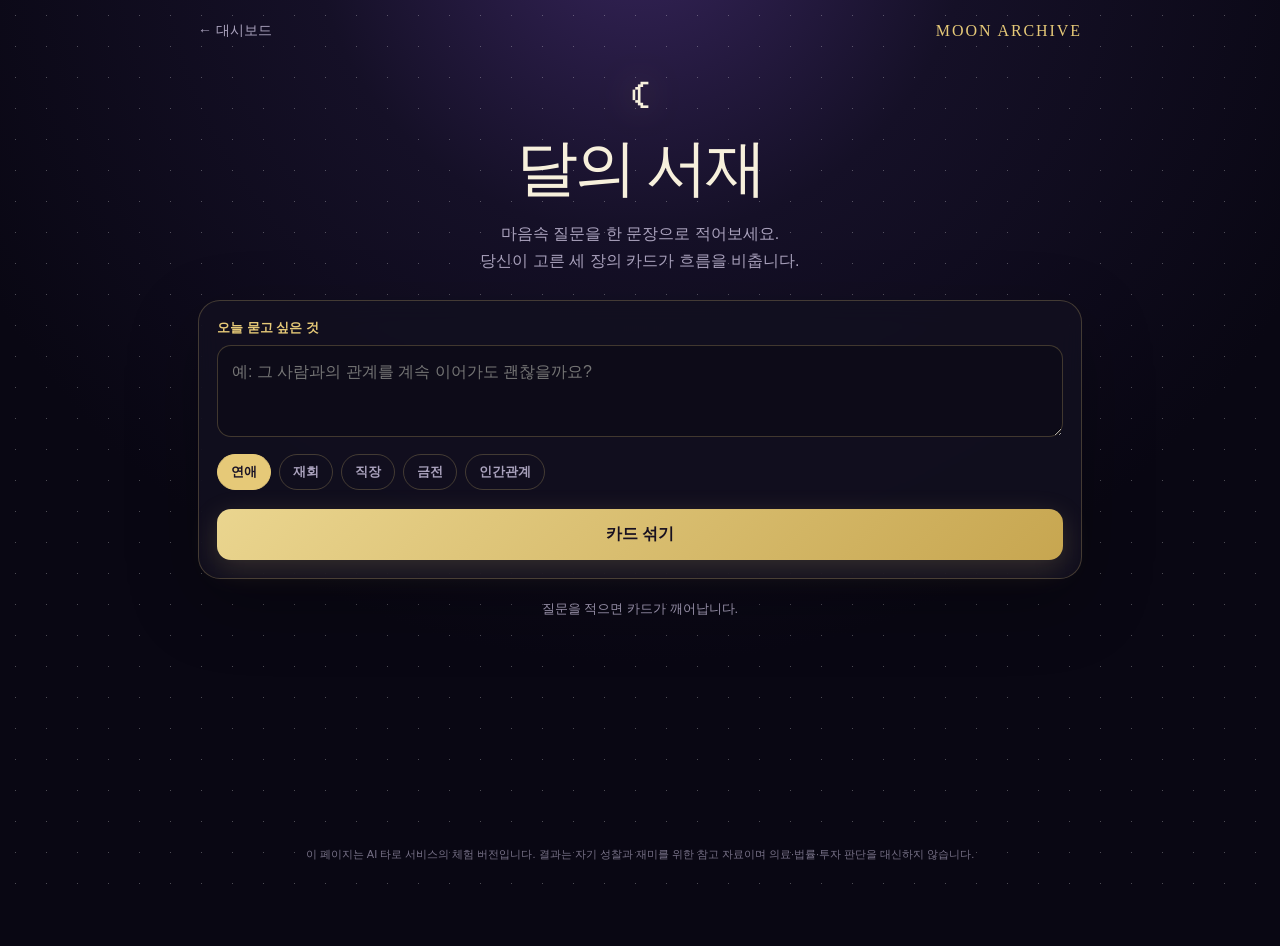
<file: tarot.html>
<!doctype html>
<html lang="ko">
<head>
<meta charset="utf-8">
<meta name="viewport" content="width=device-width,initial-scale=1,viewport-fit=cover">
<meta name="theme-color" content="#090713">
<title>달의 서재 · AI 타로 체험</title>
<meta name="description" content="고민을 적고 세 장의 카드를 직접 선택해 흐름을 읽어보는 AI 타로 체험입니다.">
<style>
:root{--bg:#090713;--panel:#121020;--gold:#e6c978;--gold2:#9c7b35;--ink:#f7f0dc;--muted:#aaa2bd;--violet:#7757bd;--line:rgba(230,201,120,.24)}
*{box-sizing:border-box}html{scroll-behavior:smooth}
body{margin:0;min-height:100vh;color:var(--ink);font-family:-apple-system,BlinkMacSystemFont,"Noto Sans KR","Segoe UI",sans-serif;background:radial-gradient(circle at 50% -10%,#37255c 0,#151027 27%,var(--bg) 62%);overflow-x:hidden}
body:before{content:"";position:fixed;inset:0;pointer-events:none;opacity:.28;background-image:radial-gradient(#fff 0.7px,transparent .8px);background-size:31px 31px}
.wrap{width:min(100%,920px);margin:auto;padding:22px 18px 72px;position:relative}
.top{display:flex;align-items:center;justify-content:space-between;margin-bottom:30px}
.back{color:var(--muted);text-decoration:none;font-size:14px}.mark{font-family:Georgia,serif;color:var(--gold);letter-spacing:.12em}
.hero{text-align:center;margin:12px auto 26px}.moon{font-size:42px;filter:drop-shadow(0 0 18px rgba(230,201,120,.35))}
h1{font-family:Georgia,"Noto Serif KR",serif;font-size:clamp(34px,9vw,62px);font-weight:500;letter-spacing:-.05em;margin:8px 0 10px}
.hero p{color:var(--muted);line-height:1.7;margin:0}
.panel{background:rgba(18,16,32,.84);border:1px solid var(--line);border-radius:22px;padding:18px;box-shadow:0 24px 70px rgba(0,0,0,.28);backdrop-filter:blur(12px)}
label{display:block;color:var(--gold);font-size:13px;font-weight:800;margin:0 0 8px}
textarea{width:100%;min-height:92px;resize:vertical;border:1px solid var(--line);border-radius:14px;background:#0d0b18;color:#fff;padding:14px;font:inherit;line-height:1.55;outline:none}
textarea:focus{border-color:var(--gold)}
.chips{display:flex;gap:8px;overflow:auto;padding:13px 0 5px;scrollbar-width:none}.chips::-webkit-scrollbar{display:none}
.chip{flex:none;border:1px solid var(--line);border-radius:999px;padding:8px 13px;background:transparent;color:var(--muted);font-weight:700;cursor:pointer}
.chip.active{background:var(--gold);color:#191326;border-color:var(--gold)}
.action{width:100%;margin-top:14px;border:0;border-radius:14px;padding:15px;background:linear-gradient(135deg,#ead58f,#c7a650);color:#171020;font-size:16px;font-weight:900;cursor:pointer;box-shadow:0 8px 28px rgba(230,201,120,.18)}
.action:disabled{opacity:.45;cursor:not-allowed}.hint{text-align:center;color:var(--muted);font-size:13px;margin:21px 0 14px}
.deck{display:grid;grid-template-columns:repeat(5,1fr);gap:10px;max-width:660px;margin:auto}
.pick{aspect-ratio:2/3;border:0;padding:0;border-radius:12px;background:transparent;perspective:900px;cursor:pointer;min-width:0}
.inner{width:100%;height:100%;position:relative;transition:transform .72s cubic-bezier(.2,.7,.2,1);transform-style:preserve-3d}
.pick.chosen .inner{transform:rotateY(180deg) translateY(-7px)}
.face{position:absolute;inset:0;border-radius:12px;backface-visibility:hidden;border:1px solid rgba(230,201,120,.55);overflow:hidden}
.cardback{display:grid;place-items:center;background:repeating-linear-gradient(45deg,#17102b 0 8px,#20143c 8px 16px);box-shadow:inset 0 0 0 5px #0e0b17,inset 0 0 0 6px var(--gold2)}
.cardback:after{content:"✦";display:grid;place-items:center;width:46%;aspect-ratio:1;border:1px solid var(--gold);border-radius:50%;color:var(--gold);font-size:clamp(16px,4vw,28px);background:#100c1c}
.cardfront{transform:rotateY(180deg);display:flex;flex-direction:column;align-items:center;justify-content:center;text-align:center;padding:8px;color:#20162d;background:linear-gradient(160deg,#fff8df,#d8bd73)}
.symbol{font-size:clamp(26px,7vw,50px);line-height:1}.cardname{font-family:Georgia,"Noto Serif KR",serif;font-weight:800;font-size:clamp(10px,2.5vw,15px);margin-top:8px}
.pick:not(.chosen):hover .inner{transform:translateY(-5px)}.pick:disabled:not(.chosen){opacity:.42;cursor:default}
.reading{display:none;margin-top:28px}.reading.show{display:block;animation:rise .5s ease both}@keyframes rise{from{opacity:0;transform:translateY(12px)}}
.result-title{text-align:center;font-family:Georgia,"Noto Serif KR",serif;color:var(--gold);font-size:25px;margin:0 0 18px}
.result-grid{display:grid;grid-template-columns:repeat(3,1fr);gap:12px}.result{border:1px solid var(--line);background:#0d0b18;border-radius:16px;padding:16px}
.position{color:var(--gold);font-size:12px;font-weight:900}.result h3{margin:8px 0;font-size:17px}.result p{margin:0;color:#c9c2d4;font-size:14px;line-height:1.7}
.summary{margin-top:13px;border-left:3px solid var(--gold);padding:15px 16px;background:rgba(230,201,120,.07);border-radius:0 12px 12px 0;line-height:1.75}.summary strong{color:var(--gold)}
.reset{display:block;margin:18px auto 0;border:1px solid var(--line);border-radius:999px;padding:10px 18px;background:transparent;color:var(--muted);cursor:pointer}
.notice{color:#777187;text-align:center;font-size:11px;line-height:1.55;margin-top:28px}
@media(max-width:600px){.wrap{padding:18px 14px 54px}.deck{gap:7px}.panel{padding:15px}.result-grid{grid-template-columns:1fr}.hero{margin-top:2px}.top{margin-bottom:18px}}
</style>
</head>
<body>
<main class="wrap">
<nav class="top"><a class="back" href="index.html">← 대시보드</a><div class="mark">MOON ARCHIVE</div></nav>
<header class="hero"><div class="moon">☾</div><h1>달의 서재</h1><p>마음속 질문을 한 문장으로 적어보세요.<br>당신이 고른 세 장의 카드가 흐름을 비춥니다.</p></header>
<section class="panel" aria-label="질문 입력">
<label for="question">오늘 묻고 싶은 것</label>
<textarea id="question" maxlength="180" placeholder="예: 그 사람과의 관계를 계속 이어가도 괜찮을까요?"></textarea>
<div class="chips" aria-label="고민 분야">
<button class="chip active" data-topic="연애">연애</button><button class="chip" data-topic="재회">재회</button><button class="chip" data-topic="직장">직장</button><button class="chip" data-topic="금전">금전</button><button class="chip" data-topic="관계">인간관계</button>
</div>
<button id="start" class="action">카드 섞기</button>
</section>
<p id="hint" class="hint">질문을 적으면 카드가 깨어납니다.</p>
<section id="deck" class="deck" aria-label="타로 카드 선택"></section>
<section id="reading" class="reading panel" aria-live="polite">
<h2 class="result-title">세 장의 카드가 들려주는 이야기</h2>
<div id="resultGrid" class="result-grid"></div>
<div id="summary" class="summary"></div>
<button id="reset" class="reset">새로운 질문 보기</button>
</section>
<p class="notice">이 페이지는 AI 타로 서비스의 체험 버전입니다. 결과는 자기 성찰과 재미를 위한 참고 자료이며 의료·법률·투자 판단을 대신하지 않습니다.</p>
</main>
<script>
const cards=[
{name:"광대",symbol:"🕊️",light:"새로운 흐름이 열리고 있습니다. 완벽한 확신보다 작은 첫걸음이 필요한 때입니다.",shadow:"충동적으로 움직이기 전에 내가 감당할 수 있는 범위를 먼저 정해보세요."},
{name:"마법사",symbol:"✦",light:"이미 필요한 재료와 능력이 가까이에 있습니다. 먼저 표현하고 제안할수록 흐름이 움직입니다.",shadow:"말과 가능성만 커지지 않도록 오늘 실행할 한 가지를 정하는 것이 중요합니다."},
{name:"여사제",symbol:"☽",light:"겉으로 드러난 말보다 미묘한 느낌과 아직 밝혀지지 않은 정보가 중요합니다.",shadow:"확인되지 않은 추측을 사실처럼 믿지 말고 잠시 관찰할 시간이 필요합니다."},
{name:"여황제",symbol:"🌿",light:"관계와 일이 자라날 여지가 큽니다. 편안함과 꾸준한 돌봄이 좋은 결과를 만듭니다.",shadow:"상대나 결과를 지나치게 돌보다가 내 에너지를 모두 쓰지 않도록 경계를 세우세요."},
{name:"황제",symbol:"♜",light:"기준과 구조를 세울 때 상황이 안정됩니다. 내가 결정할 수 있는 부분부터 분명히 하세요.",shadow:"통제하려는 마음이 강해지면 관계가 굳을 수 있습니다. 상대의 선택도 남겨두세요."},
{name:"교황",symbol:"🔑",light:"검증된 방식과 믿을 만한 조언이 길을 보여줍니다. 혼자 판단하기보다 경험자의 말을 들어보세요.",shadow:"남들이 정한 정답이 반드시 내 답은 아닙니다. 조언과 내 가치관을 구분하세요."},
{name:"연인",symbol:"♡",light:"마음이 향하는 방향과 중요한 선택이 만나는 카드입니다. 솔직한 대화가 전환점이 됩니다.",shadow:"끌림만으로 선택하지 말고 서로의 가치와 현실적인 조건도 함께 바라보세요."},
{name:"전차",symbol:"➶",light:"방향을 정하고 집중하면 빠르게 진전될 수 있습니다. 주도권을 되찾을 시기입니다.",shadow:"속도만 높이면 중요한 감정을 놓칠 수 있습니다. 목표와 이유가 같은지 확인하세요."},
{name:"힘",symbol:"∞",light:"강하게 밀어붙이기보다 부드럽고 꾸준한 태도가 상황을 바꿉니다.",shadow:"참는 것과 견디는 것은 다릅니다. 내 마음을 억누르고 있지 않은지 살펴보세요."},
{name:"은둔자",symbol:"✧",light:"답은 외부의 반응보다 내 안의 기준에 가깝습니다. 잠시 거리를 두면 본질이 보입니다.",shadow:"생각이 깊어질수록 고립될 수 있습니다. 필요한 말까지 숨기지는 마세요."},
{name:"운명의 수레바퀴",symbol:"◉",light:"멈춰 있던 흐름에 변화가 들어옵니다. 예상 밖의 기회를 유연하게 받아들이세요.",shadow:"운에만 기대기보다 변화가 왔을 때 잡을 준비가 되어 있는지 점검하세요."},
{name:"정의",symbol:"⚖",light:"감정보다 사실과 균형이 중요합니다. 주고받은 것을 차분히 비교하면 답이 선명해집니다.",shadow:"옳고 그름만 따지면 마음의 사정을 놓칠 수 있습니다. 사실과 감정을 함께 보세요."},
{name:"매달린 사람",symbol:"▽",light:"지금의 멈춤은 실패가 아니라 관점을 바꾸는 시간입니다. 서두르지 않아도 됩니다.",shadow:"기다림이 습관이 되지 않도록 내가 정할 수 있는 기한을 만들어두세요."},
{name:"죽음",symbol:"🦋",light:"낡은 흐름을 끝내야 새로운 국면이 시작됩니다. 변화의 문턱에 서 있습니다.",shadow:"끝을 두려워해 이미 역할을 다한 관계나 방식을 붙들고 있지 않은지 보세요."},
{name:"절제",symbol:"≈",light:"극단보다 조율이 답입니다. 서로 다른 조건을 조금씩 맞추면 안정적인 흐름이 생깁니다.",shadow:"모든 것을 적당히 유지하려다 중요한 결정을 미루지 않도록 하세요."},
{name:"악마",symbol:"⛓",light:"강한 욕망과 집착의 정체를 알아차릴 때 오히려 선택권을 되찾을 수 있습니다.",shadow:"불안 때문에 반복하는 행동이나 끊기 어려운 관계의 패턴을 솔직히 살펴보세요."},
{name:"탑",symbol:"⚡",light:"기존 생각을 흔드는 사실이 드러날 수 있습니다. 무너지는 것은 새 기준을 세울 공간이 됩니다.",shadow:"감정이 격할 때 즉시 결론 내리지 말고, 사실을 확인한 뒤 움직이세요."},
{name:"별",symbol:"☆",light:"회복과 희망의 흐름입니다. 솔직한 바람을 잃지 않으면 길이 조금씩 선명해집니다.",shadow:"막연한 기대에 머무르지 말고 희망을 현실로 옮길 작은 행동이 필요합니다."},
{name:"달",symbol:"☾",light:"감정과 직감이 크게 움직이는 시기입니다. 꿈과 불안이 무엇을 말하는지 천천히 들여다보세요.",shadow:"정보가 불분명합니다. 불안이 만든 상상과 실제 신호를 구분해야 합니다."},
{name:"태양",symbol:"☀",light:"숨겨졌던 것이 밝아지고 자신감이 살아납니다. 기쁨을 표현할수록 좋은 흐름이 커집니다.",shadow:"긍정적인 분위기에 가려진 작은 문제도 함께 챙기면 흐름이 오래갑니다."},
{name:"심판",symbol:"♬",light:"과거의 경험을 새롭게 이해하고 결론 내릴 시기입니다. 다시 기회가 주어질 수 있습니다.",shadow:"후회만 반복하기보다 이번에는 무엇을 다르게 할지 분명히 정하세요."},
{name:"세계",symbol:"◎",light:"하나의 과정이 완성되고 다음 단계로 넘어갈 준비가 됩니다. 성취를 충분히 인정하세요.",shadow:"완벽한 마무리만 기다리면 출발이 늦어집니다. 지금의 완성도를 받아들이세요."}
];
const positions=["지나온 흐름","현재의 핵심","다가올 가능성"];
let topic="연애", chosen=[], shuffled=[];
const deck=document.getElementById("deck"), hint=document.getElementById("hint"), start=document.getElementById("start"), question=document.getElementById("question");
document.querySelectorAll(".chip").forEach(b=>b.onclick=()=>{document.querySelectorAll(".chip").forEach(x=>x.classList.remove("active"));b.classList.add("active");topic=b.dataset.topic});
function sample(){return [...cards].sort(()=>Math.random()-.5).slice(0,5)}
function renderDeck(active=false){
shuffled=sample();chosen=[];deck.innerHTML="";
shuffled.forEach((c,i)=>{const b=document.createElement("button");b.className="pick";b.disabled=!active;b.setAttribute("aria-label",(i+1)+"번째 카드");b.innerHTML='<span class="inner"><span class="face cardback"></span><span class="face cardfront"><span class="symbol">'+c.symbol+'</span><span class="cardname">'+c.name+'</span></span></span>';b.onclick=()=>pick(b,c);deck.appendChild(b)})
}
function pick(el,card){if(el.classList.contains("chosen")||chosen.length>=3)return;el.classList.add("chosen");el.disabled=true;chosen.push(card);hint.textContent=chosen.length<3?("카드를 "+(3-chosen.length)+"장 더 선택하세요."):"세 장이 모두 열렸습니다.";if(chosen.length===3){document.querySelectorAll(".pick:not(.chosen)").forEach(x=>x.disabled=true);setTimeout(showReading,650)}}
function showReading(){
const q=question.value.trim();document.getElementById("resultGrid").innerHTML=chosen.map((c,i)=>'<article class="result"><div class="position">'+positions[i]+'</div><h3>'+c.symbol+' '+c.name+'</h3><p>'+c.light+' '+c.shadow+'</p></article>').join("");
const tone=topic==="연애"||topic==="재회"?"상대의 반응을 맞히는 것보다 두 사람 사이에서 반복되는 패턴을 보는 것이 중요합니다.":topic==="금전"?"가능성은 보이지만 감정적인 결정과 실제 숫자를 반드시 분리해서 확인하세요.":"상황을 한 번에 바꾸기보다 내가 통제할 수 있는 행동부터 정리하는 편이 좋습니다.";
document.getElementById("summary").innerHTML='<strong>오늘의 종합 메시지</strong><br>“'+q.replace(/[<>]/g,"")+'”에 대한 흐름은 <b>'+chosen[0].name+' → '+chosen[1].name+' → '+chosen[2].name+'</b>으로 이어집니다. '+tone+' 오늘은 <b>'+chosen[1].name+'</b>의 조언을 기준으로 가장 작은 행동 한 가지를 실행해보세요.';
document.getElementById("reading").classList.add("show");document.getElementById("reading").scrollIntoView({behavior:"smooth",block:"start"})
}
start.onclick=()=>{if(!question.value.trim()){question.focus();hint.textContent="먼저 마음속 질문을 한 문장으로 적어주세요.";return}document.getElementById("reading").classList.remove("show");renderDeck(true);hint.textContent="직감이 머무는 카드 세 장을 차례로 선택하세요.";start.textContent="다시 섞기"};
document.getElementById("reset").onclick=()=>{question.value="";start.textContent="카드 섞기";renderDeck(false);document.getElementById("reading").classList.remove("show");hint.textContent="질문을 적으면 카드가 깨어납니다.";window.scrollTo({top:0,behavior:"smooth"});question.focus()};
renderDeck(false);
</script>
</body>
</html>
</file>
<file: assets/dots/archive.css>
:root{--paper:#f6f1e8;--ink:#17201f;--blue:#89cff0;--muted:#6b706d;--line:#d9d9cf;--dark:#172f2e}*{box-sizing:border-box}html{scroll-behavior:smooth;scroll-padding-top:25px}body{margin:0;background:var(--paper);color:var(--ink);font-family:Inter,-apple-system,BlinkMacSystemFont,"Segoe UI","Noto Sans KR",sans-serif;line-height:1.5}button,input,select,textarea{font:inherit}button,a,input,select,textarea{-webkit-tap-highlight-color:transparent}button,.button{cursor:pointer;border:1px solid var(--line);border-radius:8px;background:#fff;color:var(--ink);padding:10px 16px;font-weight:650;text-decoration:none}button:hover:not(:disabled),.button:hover{background:#e9f3f5}button:disabled{opacity:.4;cursor:not-allowed}button:focus-visible,a:focus-visible,input:focus-visible,select:focus-visible,textarea:focus-visible{outline:3px solid #4086a8;outline-offset:3px}a{color:inherit}input[type=checkbox]{accent-color:#245a6d;width:20px;height:20px;cursor:pointer;flex-shrink:0}textarea{width:100%;border:1px solid #bfc8c2;border-radius:8px;padding:14px;resize:vertical;color:var(--ink);background:#fff}select{padding:11px 32px 11px 13px;border:1px solid var(--line);background:white;border-radius:7px;color:var(--ink);max-width:150px}.topbar{max-width:1480px;margin:auto;display:flex;align-items:center;justify-content:space-between;padding:27px 44px;border-bottom:1px solid var(--line)}.wordmark{font-family:Georgia,serif;text-decoration:none;font-size:32px;line-height:.9;font-weight:900;letter-spacing:-2px}.wordmark span{display:block;font-family:Arial,sans-serif;font-size:8px;letter-spacing:2px;font-weight:600;margin-top:7px}.dashboard{font-size:13px;text-decoration:none;color:#58645e}main{max-width:1480px;padding:0 44px;margin:auto}.intro{display:flex;justify-content:space-between;gap:30px;padding:58px 0 48px;border-bottom:1px solid var(--line)}.eyebrow{font-size:10px;letter-spacing:2px;font-weight:700;margin:0 0 17px;color:#627875}h1{font-size:clamp(34px,4vw,59px);letter-spacing:-2.7px;line-height:1.22;margin:0 0 23px;font-weight:700}h1 span{color:#6e8178}.intro-copy{color:#69736b;font-size:14px;line-height:1.85;margin:0}.intro-right{position:relative;width:275px;display:flex;flex-direction:column;justify-content:flex-end;padding-bottom:5px}.big-dot{width:100px;height:100px;border-radius:50%;background:var(--blue);position:absolute;top:0;right:5px}.intro-right p{font-size:12px;color:#6d766f;line-height:1.9;margin:0 0 9px}.intro-right strong{font-size:19px;color:var(--ink)}.intro-right a{font-size:12px;color:#375f5e;text-underline-offset:4px}.workspace{display:grid;grid-template-columns:175px minmax(0,1fr);gap:35px;padding-top:32px}.sidebar{position:sticky;top:25px;align-self:start}.section-label{color:#7b8279;font-size:11px;margin:0 0 15px;padding-left:12px}.sidebar nav{display:grid;gap:4px}.category{display:flex;justify-content:space-between;align-items:center;width:100%;text-align:left;border:0;background:transparent;border-radius:7px;padding:11px 12px;font-size:13px;font-weight:500}.category b{font-size:11px;font-weight:500;opacity:.65}.category.active{background:#e0e9e1;font-weight:700}.side-note{margin:35px 12px;border-top:1px solid var(--line);padding-top:22px;color:#889087;font-size:11px;line-height:1.9}.side-note span{color:#668b8d;font-size:10px;letter-spacing:1px}.tools{display:flex;gap:9px;align-items:center}.search{display:flex;gap:10px;align-items:center;flex:1;min-width:130px;background:#fff;border:1px solid var(--line);border-radius:7px;padding:10px 13px}.search span{font-size:22px;line-height:1;color:#687972}.search input{width:100%;min-width:0;border:0;outline:none!important;font-size:13px;background:transparent}.result-bar{display:flex;justify-content:space-between;align-items:center;padding:19px 0 17px;gap:10px}.result-bar p{margin:0;font-size:12px;color:#788074}.result-bar button{border:0;padding:4px;background:transparent;font-size:12px}.result-bar button[aria-pressed=true]{color:#226076}.result-bar b{background:#e4e9e0;border-radius:4px;padding:2px 6px;margin-left:4px}.gallery{display:grid;grid-template-columns:repeat(3,minmax(0,1fr));gap:25px 20px}.card{min-width:0;background:#fff;border:1px solid #e0e1d8;border-radius:13px;overflow:hidden;transition:border-color .15s,box-shadow .15s}.card.is-selected{border-color:#347084;box-shadow:0 0 0 2px #a6d8e7}.image-open{padding:0;display:block;width:100%;border:0;border-radius:0;position:relative;background:#ecebe5;cursor:zoom-in;aspect-ratio:1.27}.image-open img{display:block;width:100%;height:100%;object-fit:contain}.image-open:hover:not(:disabled){background:#e8e8e0}.expand-label{position:absolute;bottom:9px;right:9px;border-radius:5px;background:#ffffffed;padding:3px 8px;font-size:10px;opacity:0}.image-open:hover .expand-label,.image-open:focus-visible .expand-label{opacity:1}.card-body{padding:13px 14px 15px}.card-meta{display:flex;justify-content:space-between;gap:5px;color:#8a8e82;font-size:10px;letter-spacing:.3px}.card-id{color:#507769;font-weight:800}.card h3{font-size:12px;font-weight:650;margin:8px 0 13px;line-height:1.6;overflow-wrap:anywhere;min-height:37px}.choose-row{display:flex;gap:7px;align-items:center;font-size:12px;cursor:pointer;border-top:1px solid #efefe9;padding-top:10px}.choose-row input{width:17px;height:17px;margin:0}.choose-row span{flex:1}.kind-tag{font-size:10px;color:#8b9087!important}.empty{text-align:center;padding:80px 0;color:#69766b}.missing{background:#eeece3;padding:21px;border-radius:10px;margin:38px 0}.missing-heading{display:flex;gap:12px}.missing-icon{font-family:Georgia,serif;display:grid;place-items:center;border:1px solid #a49e86;color:#8a8164;border-radius:50%;width:25px;height:25px;flex-shrink:0;margin-top:2px}.missing h2{font-size:14px;margin:0 0 7px}.missing p{font-size:12px;color:#7b7c6d;margin:0;line-height:1.8}.missing details{font-size:12px;margin:16px 0 0 37px;color:#666f60}.missing summary{cursor:pointer}.missing-list{display:grid;grid-template-columns:1fr 1fr;gap:6px 15px;margin-top:15px;font-size:11px}.missing-list div{padding:8px;border-bottom:1px solid #dbd8ca}.missing-list time{margin-right:12px;color:#8e8d7f}.selection{margin:25px 0 45px;border:1px solid #d5ded2;border-radius:12px;background:#edf0e8;padding:27px 30px;scroll-margin-top:20px}.selection-heading{display:flex;justify-content:space-between;align-items:center;gap:15px}.selection .eyebrow{margin-bottom:8px}.selection h2{font-size:23px;margin:0}.selection h2 span{color:#3c7c81;margin-left:8px}.small-actions{display:flex;gap:7px}.small-actions button{font-size:11px;padding:8px 10px;background:transparent}#selection-empty{font-size:13px;color:#7a8376;margin:20px 0 25px}.selection-list{display:grid;grid-template-columns:repeat(2,minmax(0,1fr));gap:12px;margin:20px 0}.selection-item{background:#fff;border:1px solid #d7ddd1;border-radius:8px;padding:12px;display:grid;grid-template-columns:65px minmax(0,1fr);gap:10px}.selection-item img{width:65px;height:65px;object-fit:contain;background:#eee}.selection-item strong{display:block;font-size:11px;line-height:1.5;margin-bottom:8px}.selection-item textarea{font-size:12px;padding:8px;min-height:58px}.selection-item button{grid-column:1/-1;justify-self:end;border:0;padding:2px 4px;color:#778174;font-size:10px;background:transparent}.request-label{display:block;font-size:12px;font-weight:650;margin-bottom:10px}.storage-note{font-size:11px;color:#7c8475;margin:10px 0 0}footer{display:flex;justify-content:space-between;gap:20px;color:#858b7f;font-size:10px;padding-bottom:130px;border-top:1px solid var(--line);padding-top:20px}.actionbar{position:fixed;bottom:0;left:0;right:0;background:#ffffffed;backdrop-filter:blur(16px);border-top:1px solid #d5dcd2;z-index:20;display:flex;justify-content:space-between;align-items:center;padding:16px max(25px,calc((100vw - 1392px)/2));gap:20px}.selection-summary{display:flex;align-items:center;gap:10px;text-decoration:none;white-space:nowrap;font-size:13px}.selection-symbol{background:#e4f0e9;color:#4b7969;border-radius:50%;width:30px;height:30px;display:grid;place-items:center}.summary-hint{font-size:11px;color:#8a9385;margin-left:10px}.actions{display:flex;gap:8px}.actions button{font-size:12px;padding:12px 18px}.primary{background:var(--dark)!important;color:#fff!important;border-color:var(--dark)!important}.primary:hover:not(:disabled){background:#2b514f!important}.lightbox{padding:0;border:0;border-radius:12px;width:min(1200px,96vw);height:min(94vh,1050px);background:#faf9f4;overflow:auto}.lightbox::backdrop,.handoff::backdrop{background:#14201bd9}.lightbox-head{padding:12px 17px;display:flex;align-items:center;justify-content:space-between;gap:15px;font-size:13px}.lightbox-head strong{overflow-wrap:anywhere}.lightbox-head button{flex-shrink:0;font-size:12px}.lightbox>img{display:block;max-width:100%;height:calc(100% - 145px);width:100%;object-fit:contain;background:#e9e8df}.lightbox-foot{display:flex;align-items:center;justify-content:space-between;padding:15px;gap:10px;font-size:13px}.lightbox-foot label{display:flex;align-items:center;gap:6px}.lightbox-foot a{font-size:12px}.lightbox-foot button{font-size:12px}.handoff{border:0;border-radius:13px;padding:30px;width:min(650px,94vw);max-height:90vh}.handoff h2{font-size:23px}.handoff p{font-size:13px;color:#748075}.handoff textarea{font-size:12px;line-height:1.7}.handoff-actions{display:flex;gap:8px;margin-top:16px;flex-wrap:wrap}.handoff-actions>*{font-size:12px}.handoff .fine-print{font-size:11px;line-height:1.8}.toast{position:fixed;bottom:100px;left:50%;transform:translateX(-50%);max-width:90vw;background:#183936;color:#fff;padding:12px 20px;border-radius:9px;font-size:12px;z-index:100}.load-error{padding:30px;background:#f3ddcc;border-radius:8px}[hidden]{display:none!important}@media(min-width:1550px){.gallery{grid-template-columns:repeat(4,minmax(0,1fr))}}@media(max-width:1050px){.workspace{grid-template-columns:140px minmax(0,1fr);gap:20px}.gallery{grid-template-columns:repeat(2,minmax(0,1fr))}.summary-hint{display:none}.actions button{padding:12px}.intro-right{width:220px}.selection-list{grid-template-columns:1fr}}@media(max-width:700px){.topbar{padding:22px}.wordmark{font-size:28px}main{padding:0 20px}.intro{padding:34px 0 28px;gap:15px}.intro h1{font-size:35px;letter-spacing:-1.8px}.intro .eyebrow{font-size:8px}.intro-copy{font-size:12px}.intro-right{width:95px;justify-content:flex-end}.big-dot{width:55px;height:55px;top:5px}.intro-right strong{font-size:13px}.intro-right p{font-size:10px;line-height:1.7}.intro-right a{font-size:10px}#archive-scope{display:none}.workspace{display:block;padding-top:20px}.sidebar{position:static}.section-label,.side-note{display:none}.sidebar nav{display:flex;overflow-x:auto;padding-bottom:12px;gap:5px;scrollbar-width:none}.category{width:auto;white-space:nowrap;padding:9px 12px;background:#eeeee5;font-size:12px;gap:8px}.tools{flex-wrap:wrap}.search{flex-basis:100%}.tools select{flex:1;max-width:none;font-size:12px;padding-top:8px;padding-bottom:8px}.gallery{gap:15px 10px}.card{border-radius:9px}.card-body{padding:10px}.card h3{font-size:11px;margin:6px 0 9px;min-height:35px}.card-meta{font-size:9px}.image-open{aspect-ratio:1}.choose-row{font-size:11px}.kind-tag{display:none}.missing{margin-top:25px;padding:16px}.missing h2{font-size:13px}.missing p{font-size:11px}.missing details{margin-left:0}.missing-list{grid-template-columns:1fr}.selection{padding:20px 16px}.selection-heading{align-items:flex-start;flex-direction:column;gap:12px}.selection-list{margin-top:16px}footer{display:block;padding-bottom:165px}footer span{display:block;margin-bottom:8px}.actionbar{padding:11px 15px max(12px,env(safe-area-inset-bottom));gap:8px;flex-wrap:wrap}.selection-summary{font-size:11px;gap:7px}.selection-symbol{width:23px;height:23px}.actions{flex:1;justify-content:flex-end;gap:5px}.actions button{font-size:11px;padding:11px 10px}#save-selection{display:none}.selection .small-actions button{font-size:10px}.lightbox-head{font-size:11px}.lightbox-foot{font-size:11px;flex-wrap:wrap;padding:10px}.lightbox-foot a{font-size:10px}.lightbox-foot button{font-size:10px;padding:8px}.toast{bottom:90px;width:max-content;max-width:92vw}.handoff{padding:20px}.handoff h2{font-size:20px}}@media(prefers-reduced-motion:reduce){html{scroll-behavior:auto}*{transition:none!important}}

.coverage{display:block;margin:18px 0 0;padding:11px 15px;border:1px solid #ddd5c1;border-radius:7px;background:#eee9dc;color:#7b705a;text-decoration:none;font-size:12px}#save-top{display:none}@media(max-width:700px){.coverage{font-size:10px;line-height:1.8}#save-top{display:inline-block}.small-actions{flex-wrap:wrap}}
</file>
